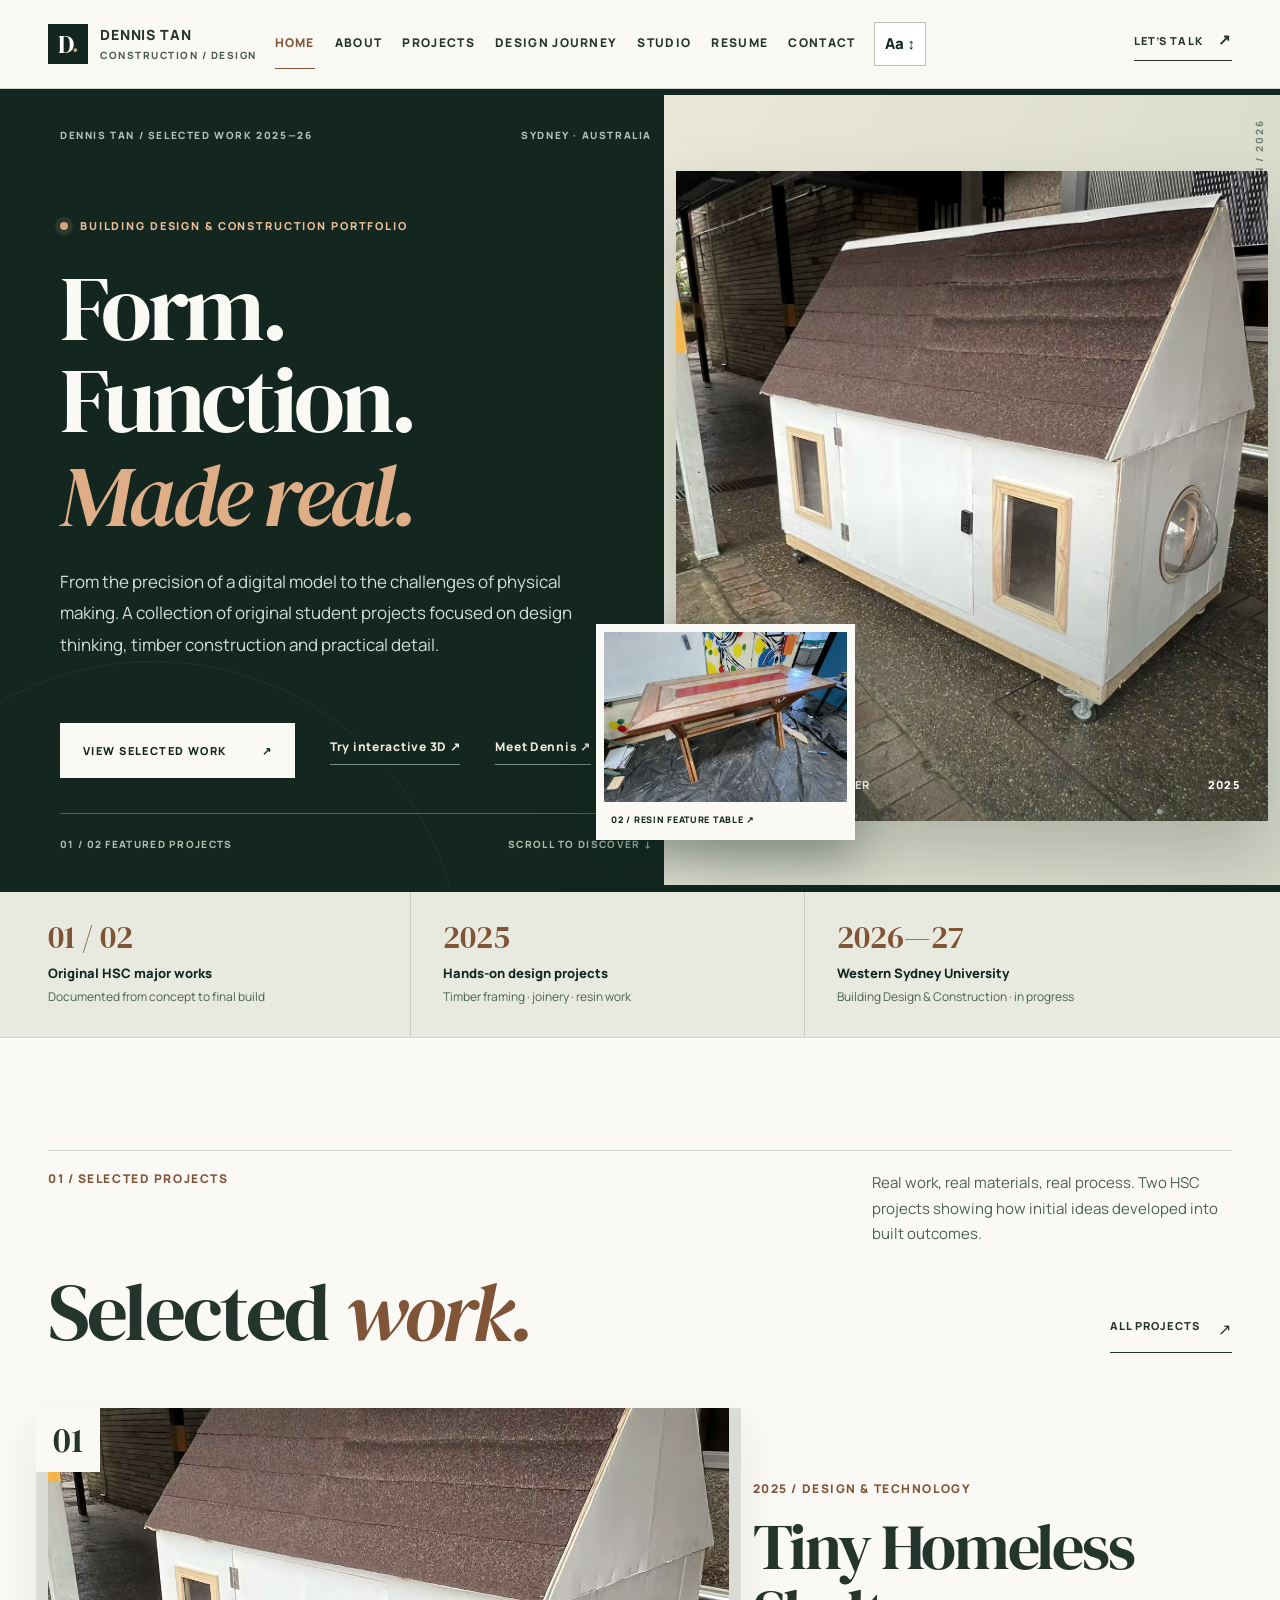
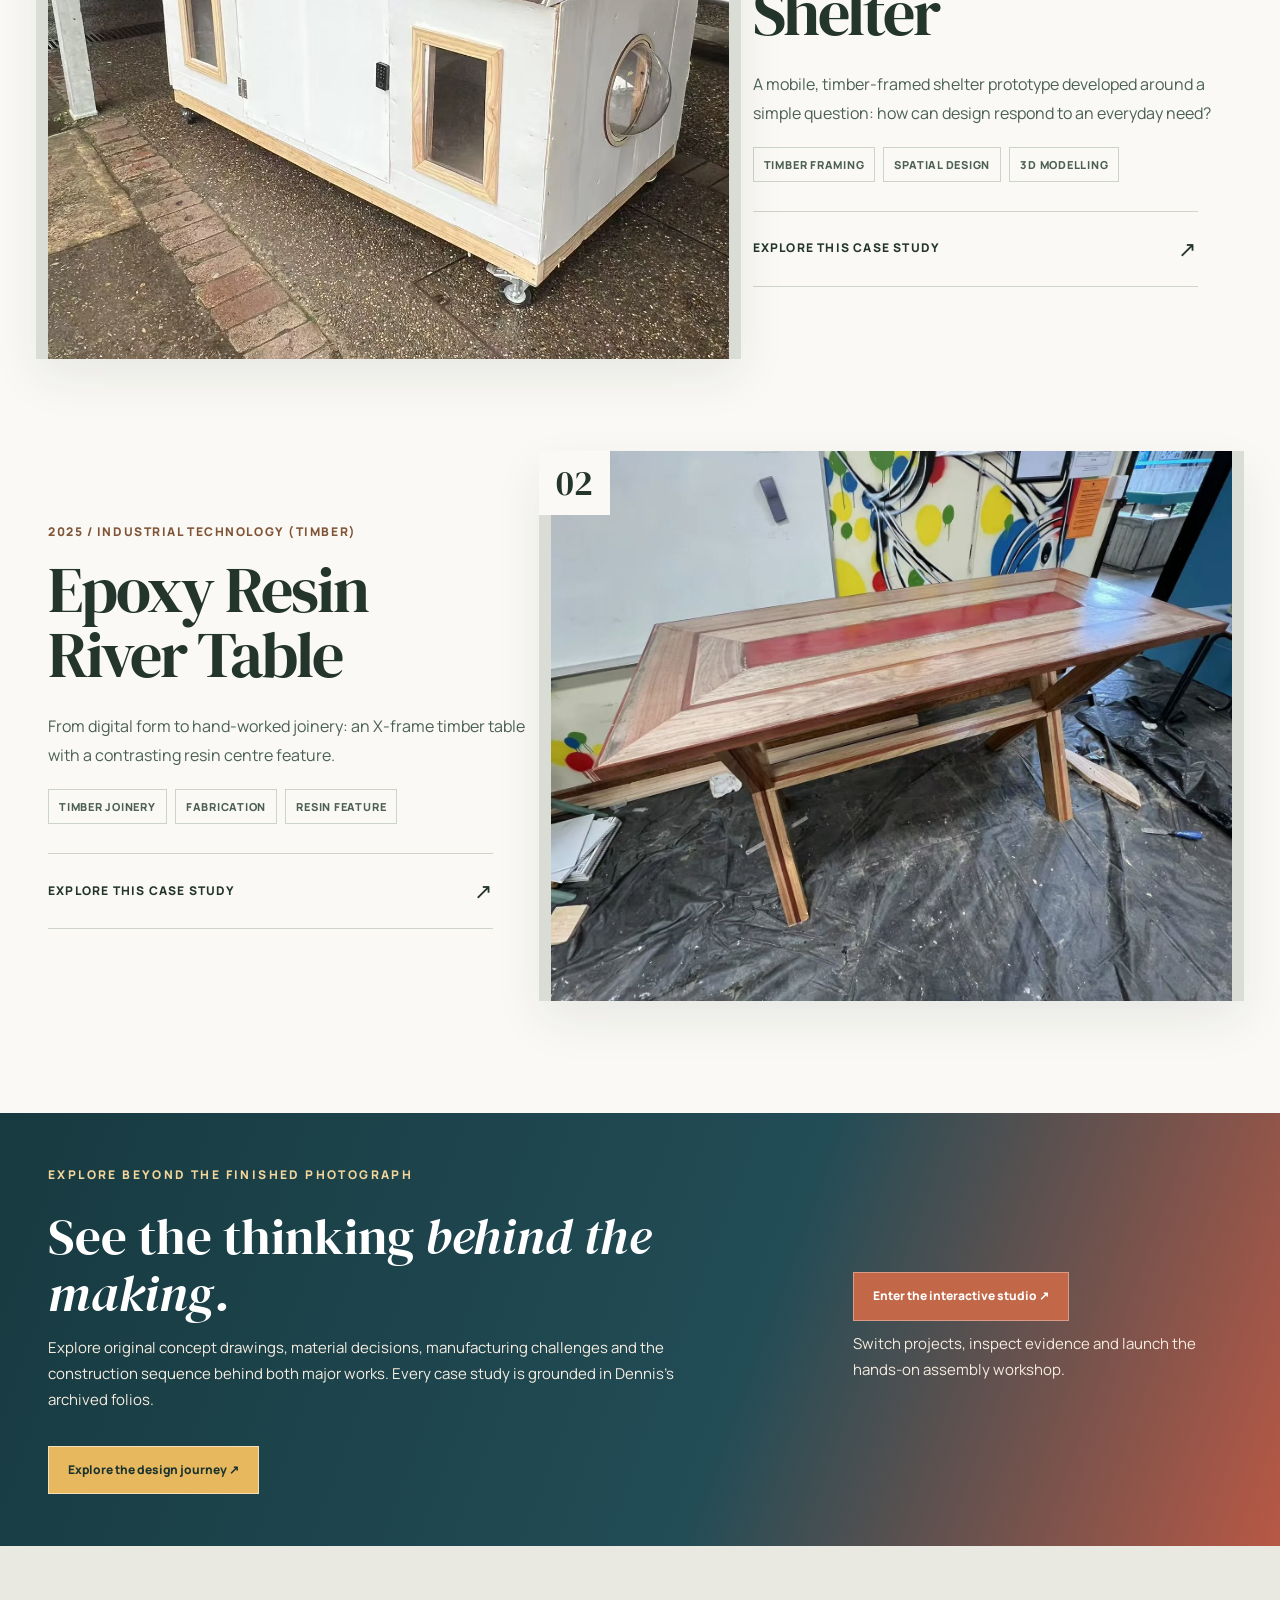
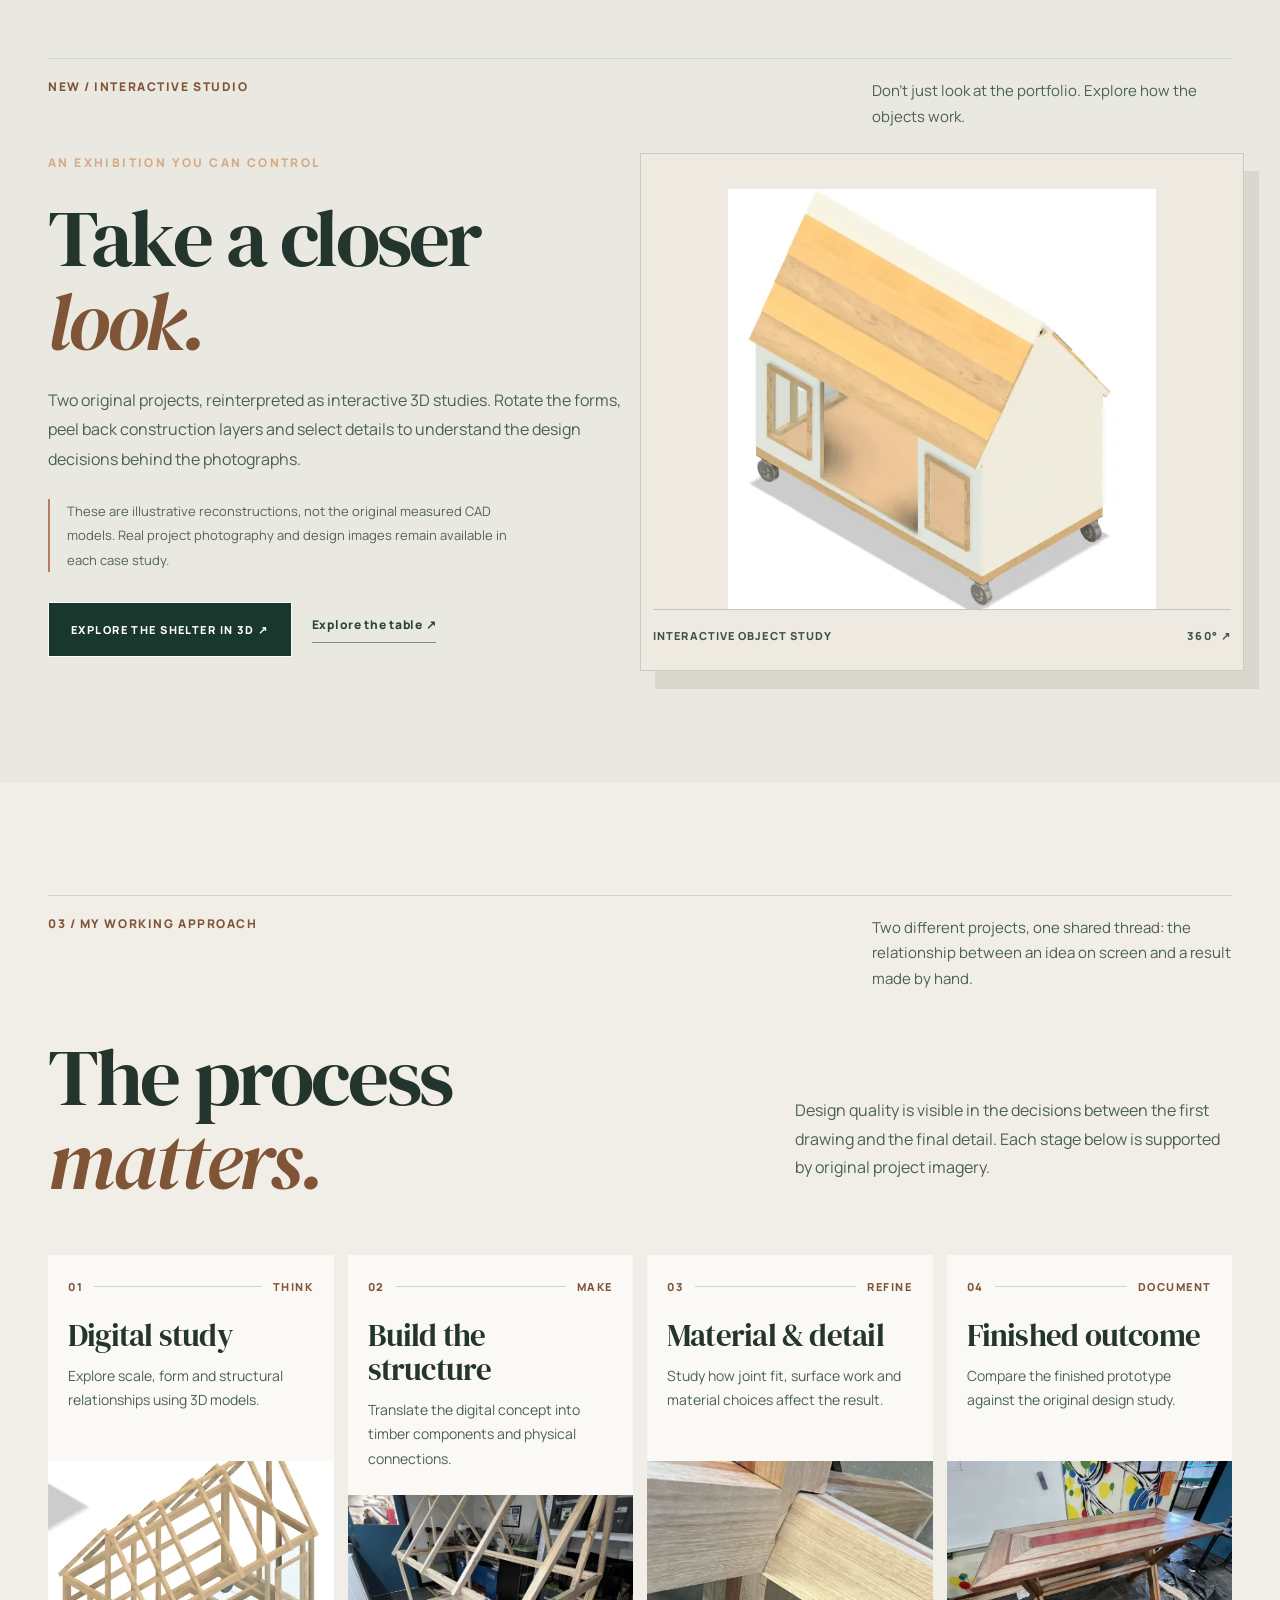
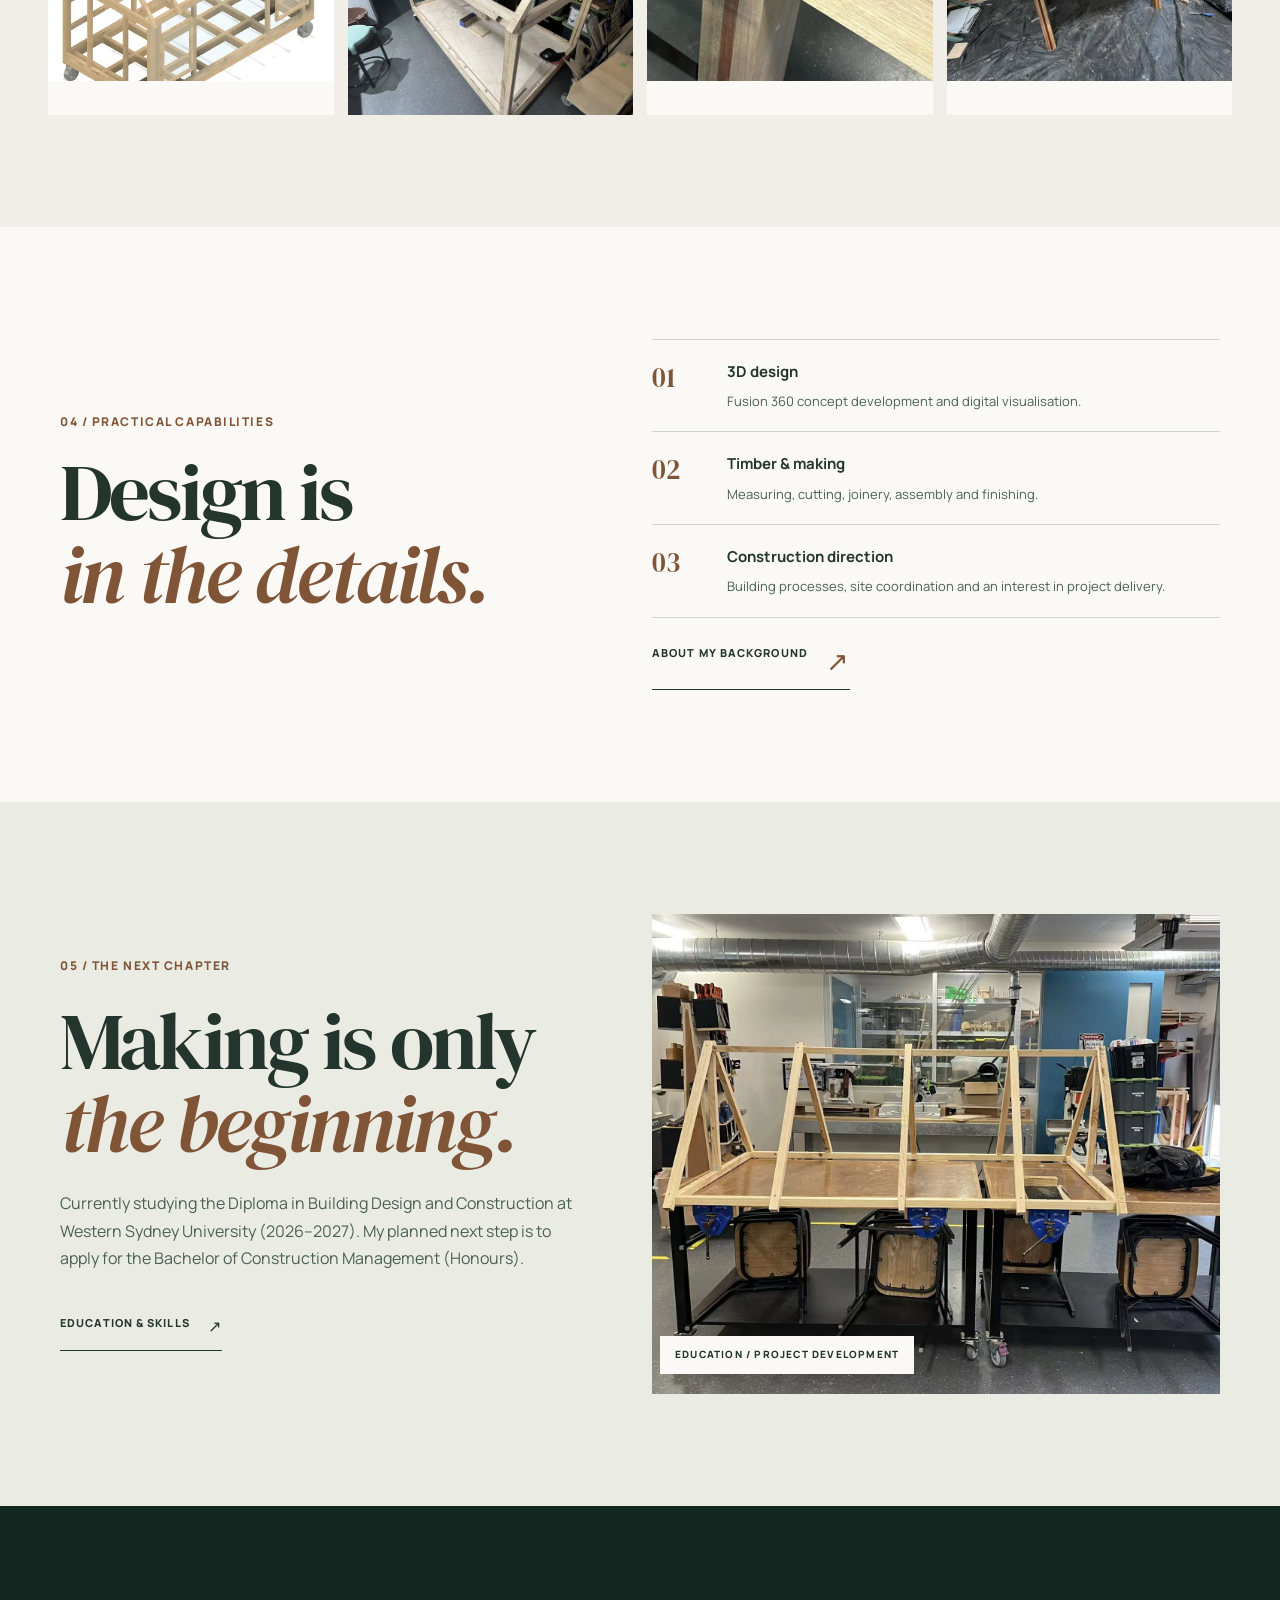
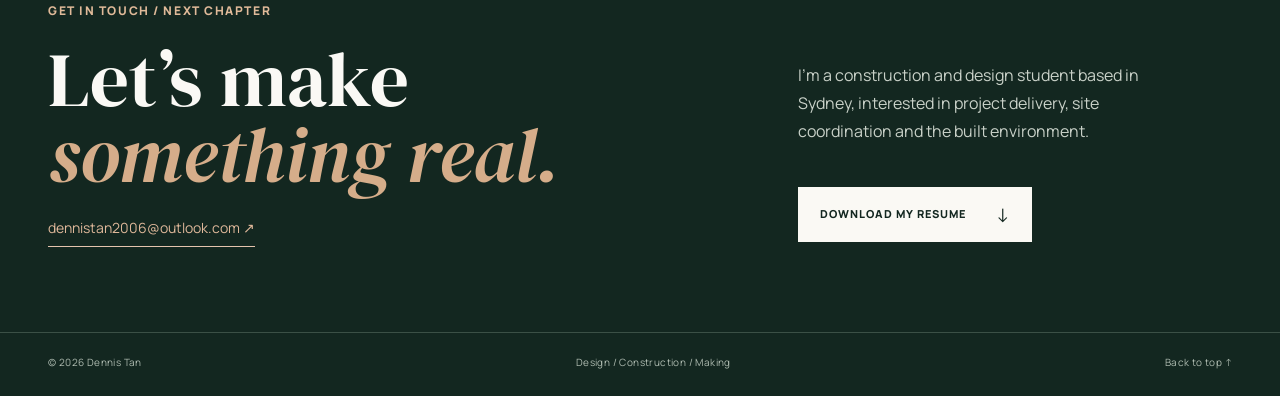
<file: index.html>
<!DOCTYPE html>
<html lang="en-AU">
<head>
<meta charset="utf-8"/>
<meta content="width=device-width, initial-scale=1" name="viewport"/>
<meta content="Dennis Tan student portfolio featuring the Tiny Homeless Shelter and Epoxy Resin River Table major works." name="description"/>
<meta content="Dennis Tan" name="author"/>
<meta content="#142721" name="theme-color"/>
<title>
   Home | Dennis Tan — Building Design &amp; Construction
  </title>
<link href="assets/favicon/favicon.svg" rel="icon" type="image/svg+xml"/>
<link href="https://fonts.googleapis.com" rel="preconnect"/>
<link crossorigin="" href="https://fonts.gstatic.com" rel="preconnect"/>
<link href="https://fonts.googleapis.com/css2?family=DM+Serif+Display:ital@0;1&amp;family=Manrope:wght@400;500;600;700;800&amp;display=swap" rel="stylesheet"/>
<link href="assets/css/bootstrap.min.css" rel="stylesheet"/>
<link href="assets/css/style.css" rel="stylesheet"/>
<link href="assets/css/v9-polish.css" rel="stylesheet"/>
<meta content="light" name="color-scheme"/>
<meta content="Home | Dennis Tan — Building Design &amp; Construction" property="og:title"/><meta content="website" property="og:type"/><meta content="Dennis Tan student portfolio featuring the Tiny Homeless Shelter and Epoxy Resin River Table major works." property="og:description"/><link href="assets/css/v10-final.css" rel="stylesheet"/></head>
<body class="" id="top">
<a class="skip-link" href="#main">
   Skip to main content
  </a>
<header class="header">
<div class="shell header-grid">
<a aria-label="Dennis Tan, homepage" class="wordmark" href="index.html">
<span class="logo-square">
      D
      <span class="logo-dot">
       .
      </span>
</span>
<span class="wordmark-text">
      DENNIS TAN
      <small>
       CONSTRUCTION / DESIGN
      </small>
</span>
</a>
<button aria-controls="primary-navigation" aria-expanded="false" aria-label="Toggle navigation" class="nav-trigger" type="button">
<span>
</span>
<span>
</span>
<span class="nav-trigger-word">
      MENU
     </span>
</button>
<nav aria-label="Primary navigation">
<ul class="navigation" id="primary-navigation">
<li>
<a aria-current="page" href="index.html">
        Home
       </a>
</li>
<li>
<a href="about.html">
        About
       </a>
</li>
<li>
<a href="projects.html">
        Projects
       </a>
</li>
<li>
<a href="process.html">
        Design Journey
       </a>
</li>
<li>
<a href="studio.html">
        Studio
       </a>
</li>
<li>
<a href="resume.html">
        Resume
       </a>
</li>
<li>
<a href="contact.html">
        Contact
       </a>
</li>
</ul>
</nav>
<div class="reading-widget">
<button aria-controls="reading-panel" aria-expanded="false" aria-label="Adjust site-wide text size" class="reading-button" id="reading-toggle" type="button">
      Aa
      <span aria-hidden="true">
       ↕
      </span>
</button>
<div class="reading-panel" hidden="" id="reading-panel">
<strong>
       Reading comfort
      </strong>
<p>
       Adjust the size of text across the website. Your choice will be remembered on this device.
      </p>
<div class="reading-row">
<label for="reading-slider">
        Text size
       </label>
<output aria-live="polite" for="reading-slider" id="reading-value">
        100%
       </output>
</div>
<input aria-label="Text size percentage" class="reading-range" id="reading-slider" max="130" min="100" step="5" type="range" value="100"/>
<button class="reading-reset" id="reading-reset" type="button">
       Reset to 100%
      </button>
</div>
</div>
<a class="header-contact" href="mailto:dennistan2006@outlook.com">
     LET’S TALK
     <span aria-hidden="true">
      ↗
     </span>
</a>
</div>
<div aria-hidden="true" class="reading-progress"><span class="reading-progress-fill"></span></div></header>
<main id="main">
<section aria-labelledby="premium-hero-title" class="premium-hero">
<div class="shell premium-hero-grid row g-4 v9-bootstrap-grid">
<div class="premium-intro col-12 col-lg-6">
<div class="premium-meta">
<span>
        DENNIS TAN / SELECTED WORK 2025—26
       </span>
<span>
        SYDNEY · AUSTRALIA
       </span>
</div>
<p class="premium-overline">
<span aria-hidden="true" class="status-ring">
</span>
       BUILDING DESIGN &amp; CONSTRUCTION PORTFOLIO
      </p>
<h1 id="premium-hero-title">
       Form.
       <br/>
       Function.
       <br/>
<em>
        Made real.
       </em>
</h1>
<p class="premium-summary">
       From the precision of a digital model to the challenges of physical making. A collection of original student projects focused on design thinking, timber construction and practical detail.
      </p>
<div class="premium-actions">
<a class="premium-action" href="#selected-work">
        View selected work
        <span aria-hidden="true">
         ↗
        </span>
</a>
<a class="premium-text-link" href="#design-lab">
        Try interactive 3D ↗
       </a>
<a class="premium-text-link" href="about.html">
        Meet Dennis
        <span aria-hidden="true">
         ↗
        </span>
</a>
</div>
<div class="premium-bottom">
<span>
        01 / 02 FEATURED PROJECTS
       </span>
<span class="scroll-prompt">
        SCROLL TO DISCOVER ↓
       </span>
</div>
</div>
<div aria-label="Photographs of original completed student projects" class="premium-visual col-12 col-lg-6">
<div class="premium-picture-main">
<img alt="Real completed mobile shelter prototype with pitched roof, white cladding, windows and castor wheels" decoding="async" fetchpriority="high" height="1707" loading="eager" src="assets/images/shelter-finished-side.webp" width="1280"/>
<span class="premium-picture-caption">
        01 / TINY MOBILE SHELTER
        <span>
         2025
        </span>
</span>
</div>
<a aria-label="View the epoxy resin table project" class="premium-picture-inset" href="river-table.html">
<img alt="Completed handcrafted timber table with red central resin feature" decoding="async" height="1276" loading="lazy" src="assets/images/table-final.webp" width="1702"/>
<span>
        02 / RESIN FEATURE TABLE ↗
       </span>
</a>
<div aria-hidden="true" class="premium-visual-mark">
       DESIGN / 2026
      </div>
</div>
</div>
</section>
<section aria-label="Portfolio highlights" class="proof-strip">
<div class="shell proof-grid">
<div>
<span class="proof-index">
       01 / 02
      </span>
<strong>
       Original HSC major works
      </strong>
<span>
       Documented from concept to final build
      </span>
</div>
<div>
<span class="proof-index">
       2025
      </span>
<strong>
       Hands-on design projects
      </strong>
<span>
       Timber framing · joinery · resin work
      </span>
</div>
<div>
<span class="proof-index">
       2026—27
      </span>
<strong>
       Western Sydney University
      </strong>
<span>
       Building Design &amp; Construction · in progress
      </span>
</div>
</div>
</section>
<section class="section works-section" id="selected-work">
<div class="shell">
<div class="section-top">
<span class="eyebrow">
<b>
        01
       </b>
       / SELECTED PROJECTS
      </span>
<p>
       Real work, real materials, real process. Two HSC projects showing how initial ideas developed into built outcomes.
      </p>
</div>
<div class="title-split">
<h2 class="display">
       Selected
       <em>
        work.
       </em>
</h2>
<a class="rule-link" href="projects.html">
       ALL PROJECTS
       <span aria-hidden="true">
        ↗
       </span>
</a>
</div>
<article class="project-feature row g-4 v9-bootstrap-grid">
<a class="project-image-link shelter-pic col-12 col-lg-7" href="shelter.html">
<img alt="Completed white mobile shelter photographed outdoors with pitched roof, framed windows and wheels" class="" decoding="async" height="1707" loading="lazy" src="assets/images/shelter-finished-side.webp" width="1280"/>
<span class="feature-image-number">
        01
       </span>
</a>
<div class="project-feature-text col-12 col-lg-5">
<span class="eyebrow">
        2025 / DESIGN &amp; TECHNOLOGY
       </span>
<h3>
        Tiny Homeless
        <br/>
        Shelter
       </h3>
<p>
        A mobile, timber-framed shelter prototype developed around a simple question: how can design respond to an everyday need?
       </p>
<div class="tag-row">
<span class="tag">
         Timber framing
        </span>
<span class="tag">
         Spatial design
        </span>
<span class="tag">
         3D modelling
        </span>
</div>
<a class="project-link" href="shelter.html">
        Explore this case study
        <span>
         ↗
        </span>
</a>
</div>
</article>
<article class="project-feature reverse row g-4 v9-bootstrap-grid">
<a class="project-image-link table-pic col-12 col-lg-7" href="river-table.html">
<img alt="Custom timber table with red epoxy resin centre and angular support frame" class="" decoding="async" height="1276" loading="lazy" src="assets/images/table-final.webp" width="1702"/>
<span class="feature-image-number">
        02
       </span>
</a>
<div class="project-feature-text col-12 col-lg-5">
<span class="eyebrow">
        2025 / INDUSTRIAL TECHNOLOGY (TIMBER)
       </span>
<h3>
        Epoxy Resin
        <br/>
        River Table
       </h3>
<p>
        From digital form to hand-worked joinery: an X-frame timber table with a contrasting resin centre feature.
       </p>
<div class="tag-row">
<span class="tag">
         Timber joinery
        </span>
<span class="tag">
         Fabrication
        </span>
<span class="tag">
         Resin feature
        </span>
</div>
<a class="project-link" href="river-table.html">
        Explore this case study
        <span>
         ↗
        </span>
</a>
</div>
</article>
</div>
</section>
<section aria-labelledby="v8-banner-heading" class="v8-banner">
<div class="shell">
<div class="row v8-banner-grid">
<div class="col-12 col-lg-8">
<span class="microline">
        EXPLORE BEYOND THE FINISHED PHOTOGRAPH
       </span>
<h2 id="v8-banner-heading">
        See the thinking
        <em>
         behind the making.
        </em>
</h2>
<p>
        Explore original concept drawings, material decisions, manufacturing challenges and the construction sequence behind both major works. Every case study is grounded in Dennis's archived folios.
       </p>
<a href="process.html">
        Explore the design journey ↗
       </a>
</div>
<div class="col-12 col-lg-4 v8-banner-secondary">
<a href="studio.html">
        Enter the interactive studio ↗
       </a>
<p>
        Switch projects, inspect evidence and launch the hands-on assembly workshop.
       </p>
</div>
</div>
</div>
</section>
<section class="section explore-teaser" id="design-lab">
<div class="shell">
<div class="section-top">
<span class="eyebrow">
<b>
        NEW
       </b>
       / INTERACTIVE STUDIO
      </span>
<p>
       Don't just look at the portfolio. Explore how the objects work.
      </p>
</div>
<div class="explore-teaser-grid row g-4 v9-bootstrap-grid">
<div class="explore-teaser-copy col-12 col-lg-6">
<span class="microline">
        AN EXHIBITION YOU CAN CONTROL
       </span>
<h2 class="display">
        Take a closer
        <em>
         look.
        </em>
</h2>
<p>
        Two original projects, reinterpreted as interactive 3D studies. Rotate the forms, peel back construction layers and select details to understand the design decisions behind the photographs.
       </p>
<p class="teaser-honesty">
        These are illustrative reconstructions, not the original measured CAD models. Real project photography and design images remain available in each case study.
       </p>
<div class="teaser-links">
<a class="premium-action" href="shelter.html#interactive-3d">
         Explore the shelter in 3D ↗
        </a>
<a class="premium-text-link" href="river-table.html#interactive-3d">
         Explore the table ↗
        </a>
</div>
</div>
<a aria-label="Open the interactive shelter 3D explorer" class="explore-teaser-image col-12 col-lg-6" href="shelter.html#interactive-3d">
<img alt="Original digital shelter design used as reference for an interactive interpretation" decoding="async" height="556" loading="lazy" src="assets/images/shelter-cad-exterior.webp" width="566"/>
<span>
        INTERACTIVE OBJECT STUDY
        <b>
         360° ↗
        </b>
</span>
</a>
</div>
</div>
</section>
<section aria-labelledby="approach-heading" class="section approach-section">
<div class="shell">
<div class="section-top">
<span class="eyebrow">
<b>
        03
       </b>
       / MY WORKING APPROACH
      </span>
<p>
       Two different projects, one shared thread: the relationship between an idea on screen and a result made by hand.
      </p>
</div>
<div class="approach-heading">
<h2 class="display" id="approach-heading">
       The process
       <em>
        matters.
       </em>
</h2>
<p>
       Design quality is visible in the decisions between the first drawing and the final detail. Each stage below is supported by original project imagery.
      </p>
</div>
<div class="approach-grid">
<article>
<span>
        01
        <i>
</i>
        THINK
       </span>
<h3>
        Digital study
       </h3>
<p>
        Explore scale, form and structural relationships using 3D models.
       </p>
<img alt="Shelter structural frame studied in CAD" decoding="async" height="537" loading="lazy" src="assets/images/shelter-cad-frame.webp" width="470"/>
</article>
<article>
<span>
        02
        <i>
</i>
        MAKE
       </span>
<h3>
        Build the structure
       </h3>
<p>
        Translate the digital concept into timber components and physical connections.
       </p>
<img alt="Shelter roof timber framing under construction" decoding="async" height="1707" loading="lazy" src="assets/images/shelter-roof-build.webp" width="1280"/>
</article>
<article>
<span>
        03
        <i>
</i>
        REFINE
       </span>
<h3>
        Material &amp; detail
       </h3>
<p>
        Study how joint fit, surface work and material choices affect the result.
       </p>
<img alt="Timber joint during table fabrication" decoding="async" height="1707" loading="lazy" src="assets/images/table-joint-detail.webp" width="1280"/>
</article>
<article>
<span>
        04
        <i>
</i>
        DOCUMENT
       </span>
<h3>
        Finished outcome
       </h3>
<p>
        Compare the finished prototype against the original design study.
       </p>
<img alt="Final timber and resin table" decoding="async" height="1276" loading="lazy" src="assets/images/table-final.webp" width="1702"/>
</article>
</div>
</div>
</section>
<section class="section capabilities-preview">
<div class="shell capabilities-grid row g-4 v9-bootstrap-grid">
<div class="col-12 col-lg-6">
<span class="eyebrow">
<b>
        04
       </b>
       / PRACTICAL CAPABILITIES
      </span>
<h2 class="display">
       Design is
       <br/>
<em>
        in the details.
       </em>
</h2>
</div>
<div class="cap-list col-12 col-lg-6">
<div>
<span>
        01
       </span>
<strong>
        3D design
       </strong>
<p>
        Fusion 360 concept development and digital visualisation.
       </p>
</div>
<div>
<span>
        02
       </span>
<strong>
        Timber &amp; making
       </strong>
<p>
        Measuring, cutting, joinery, assembly and finishing.
       </p>
</div>
<div>
<span>
        03
       </span>
<strong>
        Construction direction
       </strong>
<p>
        Building processes, site coordination and an interest in project delivery.
       </p>
</div>
<a class="rule-link" href="about.html">
       ABOUT MY BACKGROUND
       <span>
        ↗
       </span>
</a>
</div>
</div>
</section>
<section class="section studies-highlight">
<div class="shell studies-grid row g-4 v9-bootstrap-grid">
<div class="col-12 col-lg-6">
<span class="eyebrow">
<b>
        05
       </b>
       / THE NEXT CHAPTER
      </span>
<h2 class="display">
       Making is only
       <br/>
<em>
        the beginning.
       </em>
</h2>
<p>
       Currently studying the Diploma in Building Design and Construction at Western Sydney University (2026–2027). My planned next step is to apply for the Bachelor of Construction Management (Honours).
      </p>
<a class="rule-link" href="about.html">
       EDUCATION &amp; SKILLS
       <span aria-hidden="true">
        ↗
       </span>
</a>
</div>
<div class="studies-image col-12 col-lg-6">
<img alt="Original workshop photo showing timber frame construction of the shelter project" decoding="async" height="1276" loading="lazy" src="assets/images/shelter-workshop-frame.webp" width="1702"/>
<span>
       EDUCATION / PROJECT DEVELOPMENT
      </span>
</div>
</div>
</section>
</main>
<footer class="site-footer" id="footer">
<div class="shell footer-top">
<div>
<p class="eyebrow light">
      GET IN TOUCH / NEXT CHAPTER
     </p>
<h2>
      Let’s make
      <br/>
<em>
       something real.
      </em>
</h2>
<a class="footer-mail" href="mailto:dennistan2006@outlook.com">
      dennistan2006@outlook.com
      <span aria-hidden="true">
       ↗
      </span>
</a>
</div>
<div class="footer-side">
<p>
      I'm a construction and design student based in Sydney, interested in project delivery, site coordination and the built environment.
     </p>
<a class="btn btn-light" download="" href="assets/pdf/dennis-tan-resume.pdf">
      Download my resume
      <span aria-hidden="true">
       ↓
      </span>
</a>
</div>
</div>
<div class="shell footer-bottom">
<span>
     © 2026 Dennis Tan
    </span>
<span>
     Design / Construction / Making
    </span>
<a href="#top">
     Back to top ↑
    </a>
</div>
</footer>
<dialog aria-label="Project image viewer" class="gallery-dialog">
<div class="dialog-toolbar">
<span aria-live="polite" class="dialog-count">
</span>
<button aria-label="Close image viewer" class="dialog-close" type="button">
     Close ✕
    </button>
</div>
<div class="dialog-image-box">
<button aria-label="Previous image" class="dialog-prev" type="button">
     ‹
    </button>
<img alt="" class="dialog-photo" decoding="async" loading="eager"/>
<button aria-label="Next image" class="dialog-next" type="button">
     ›
    </button>
</div>
<p class="dialog-caption">
</p>
</dialog>
<script defer="" src="assets/js/bootstrap.bundle.min.js">
</script>
<script defer="" src="assets/js/site.js">
</script>
<script defer="" src="assets/js/v8-enhancements.js">
</script>
<script defer="" src="assets/js/v9-polish.js">
</script>
<script defer="" src="assets/js/v10-final.js"></script></body>
</html>
</file>
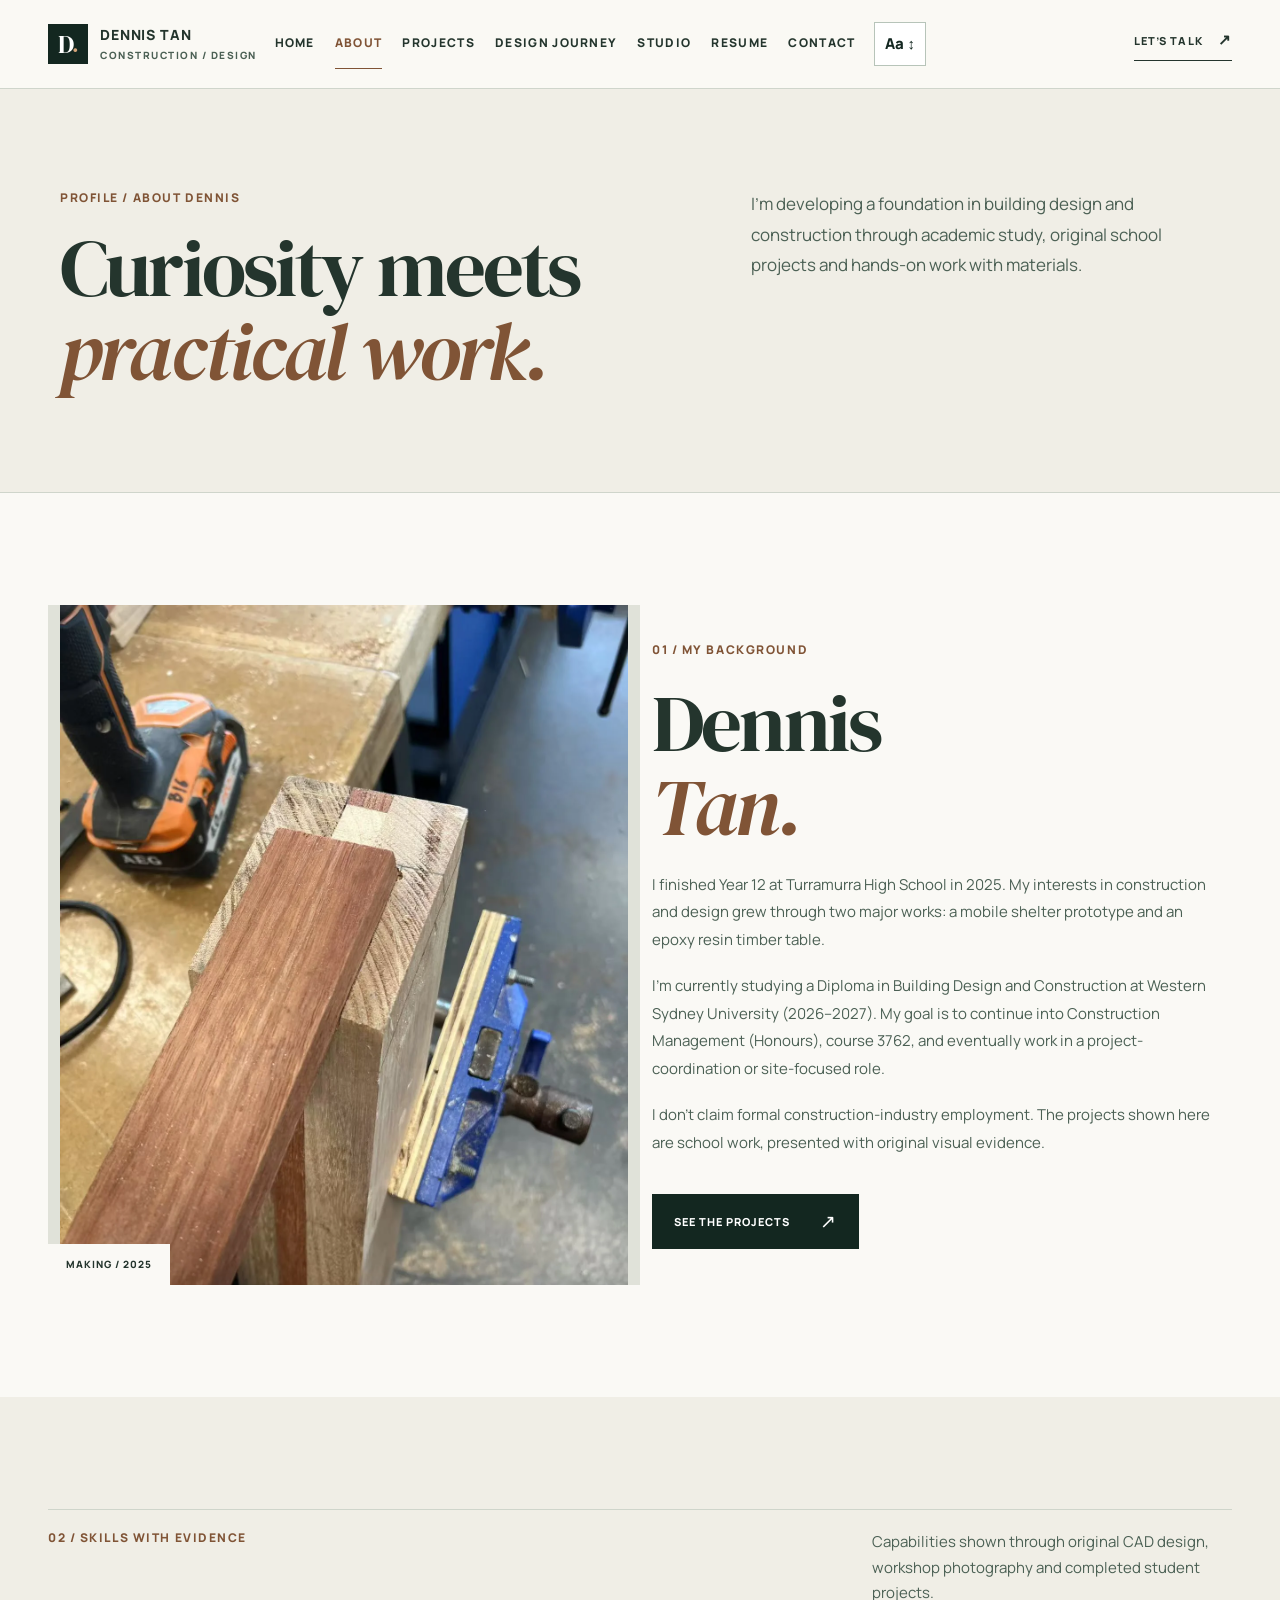
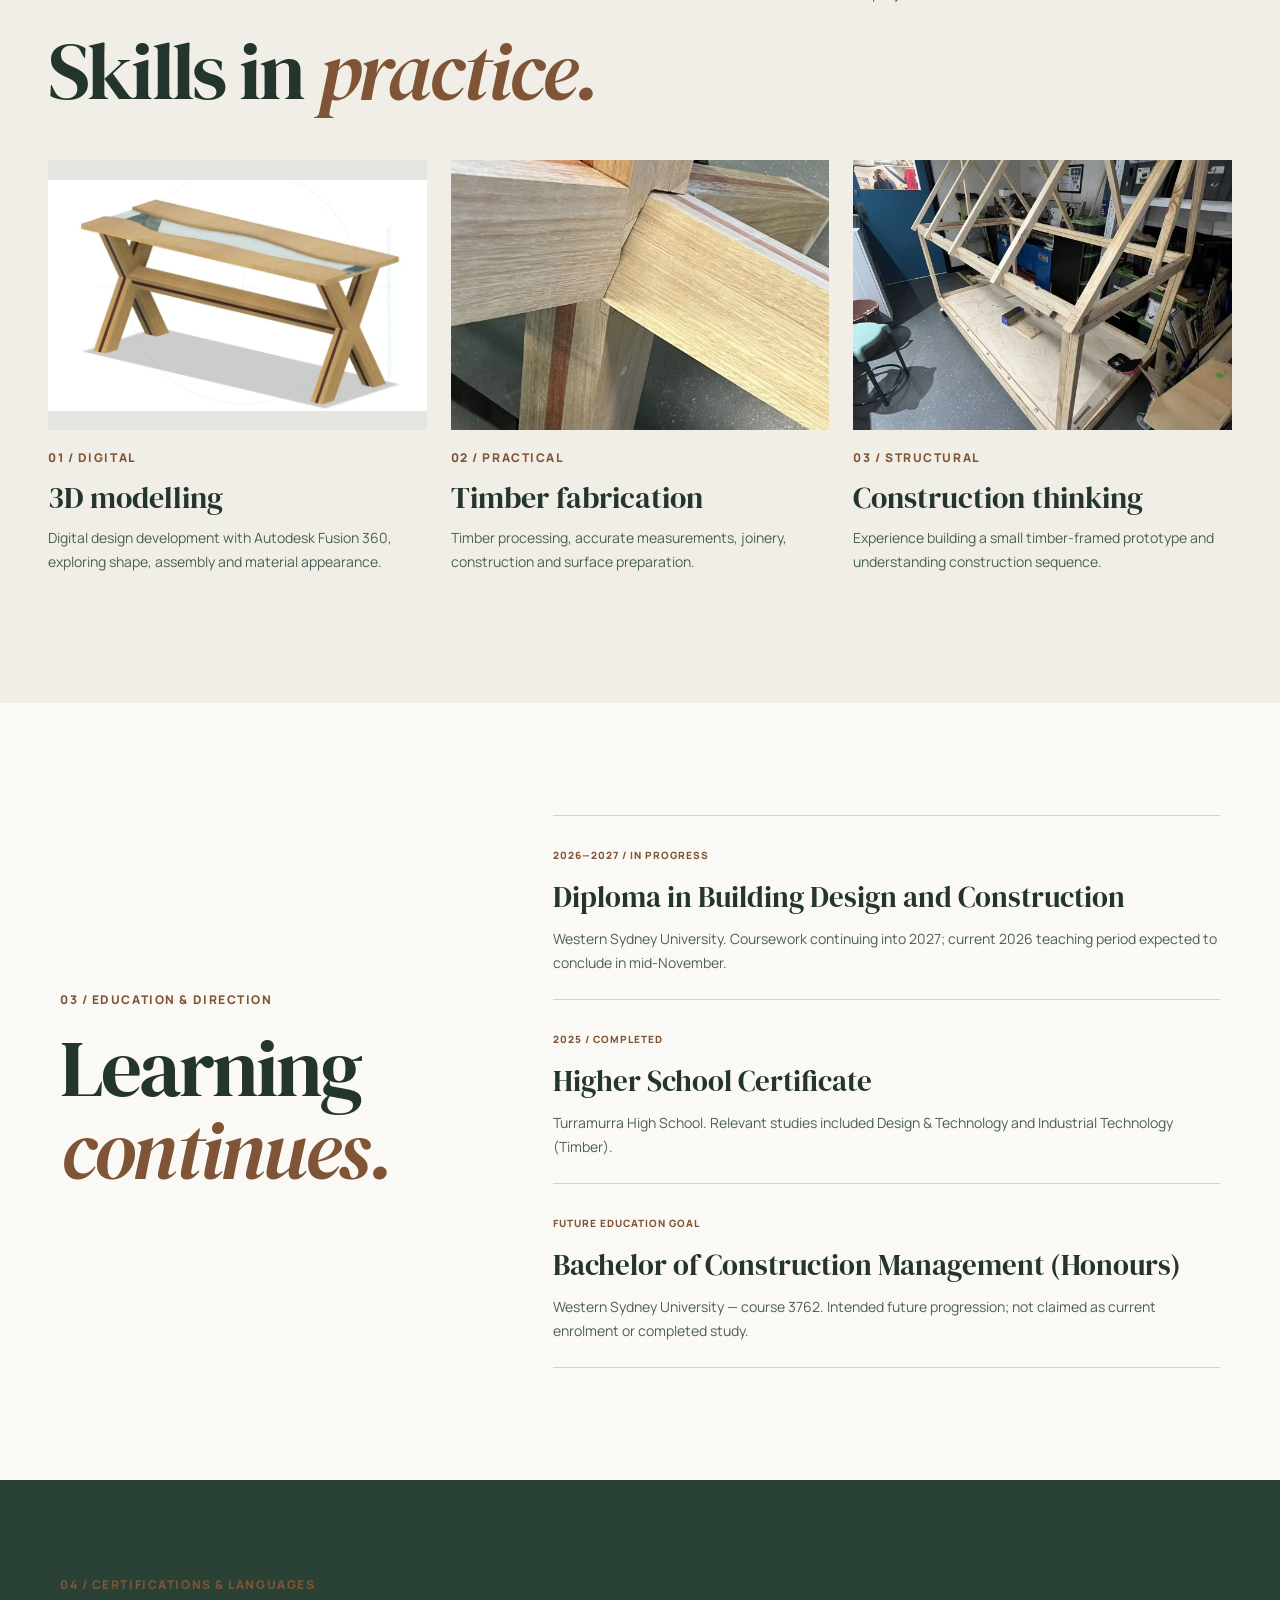
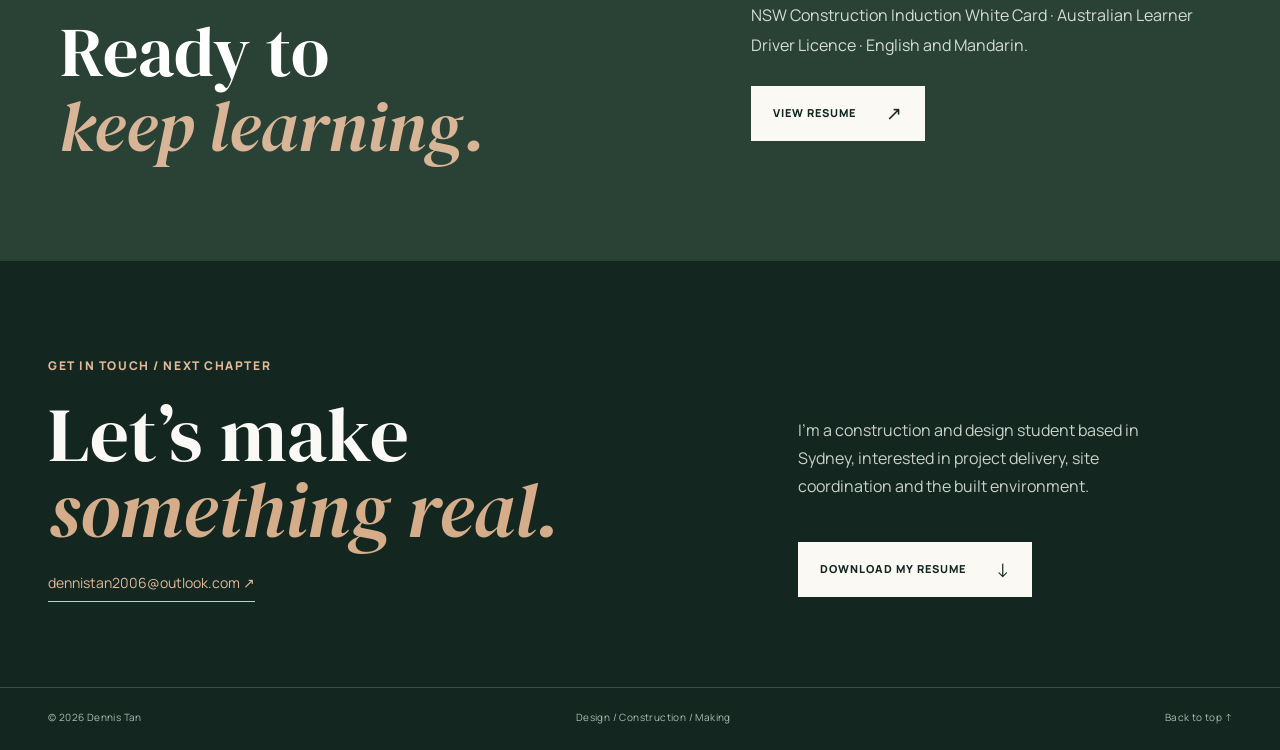
<file: about.html>
<!DOCTYPE html>
<html lang="en-AU">
<head>
<meta charset="utf-8"/>
<meta content="width=device-width, initial-scale=1" name="viewport"/>
<meta content="About Dennis Tan, a Western Sydney University construction and design student with practical major works." name="description"/>
<meta content="Dennis Tan" name="author"/>
<meta content="#142721" name="theme-color"/>
<title>
   About | Dennis Tan — Building Design &amp; Construction
  </title>
<link href="assets/favicon/favicon.svg" rel="icon" type="image/svg+xml"/>
<link href="https://fonts.googleapis.com" rel="preconnect"/>
<link crossorigin="" href="https://fonts.gstatic.com" rel="preconnect"/>
<link href="https://fonts.googleapis.com/css2?family=DM+Serif+Display:ital@0;1&amp;family=Manrope:wght@400;500;600;700;800&amp;display=swap" rel="stylesheet"/>
<link href="assets/css/bootstrap.min.css" rel="stylesheet"/>
<link href="assets/css/style.css" rel="stylesheet"/>
<link href="assets/css/v9-polish.css" rel="stylesheet"/>
<meta content="light" name="color-scheme"/>
<meta content="About | Dennis Tan — Building Design &amp; Construction" property="og:title"/><meta content="website" property="og:type"/><meta content="About Dennis Tan, a Western Sydney University construction and design student with practical major works." property="og:description"/><link href="assets/css/v10-final.css" rel="stylesheet"/></head>
<body class="" id="top">
<a class="skip-link" href="#main">
   Skip to main content
  </a>
<header class="header">
<div class="shell header-grid">
<a aria-label="Dennis Tan, homepage" class="wordmark" href="index.html">
<span class="logo-square">
      D
      <span class="logo-dot">
       .
      </span>
</span>
<span class="wordmark-text">
      DENNIS TAN
      <small>
       CONSTRUCTION / DESIGN
      </small>
</span>
</a>
<button aria-controls="primary-navigation" aria-expanded="false" aria-label="Toggle navigation" class="nav-trigger" type="button">
<span>
</span>
<span>
</span>
<span class="nav-trigger-word">
      MENU
     </span>
</button>
<nav aria-label="Primary navigation">
<ul class="navigation" id="primary-navigation">
<li>
<a href="index.html">
        Home
       </a>
</li>
<li>
<a aria-current="page" href="about.html">
        About
       </a>
</li>
<li>
<a href="projects.html">
        Projects
       </a>
</li>
<li>
<a href="process.html">
        Design Journey
       </a>
</li>
<li>
<a href="studio.html">
        Studio
       </a>
</li>
<li>
<a href="resume.html">
        Resume
       </a>
</li>
<li>
<a href="contact.html">
        Contact
       </a>
</li>
</ul>
</nav>
<div class="reading-widget">
<button aria-controls="reading-panel" aria-expanded="false" aria-label="Adjust site-wide text size" class="reading-button" id="reading-toggle" type="button">
      Aa
      <span aria-hidden="true">
       ↕
      </span>
</button>
<div class="reading-panel" hidden="" id="reading-panel">
<strong>
       Reading comfort
      </strong>
<p>
       Adjust the size of text across the website. Your choice will be remembered on this device.
      </p>
<div class="reading-row">
<label for="reading-slider">
        Text size
       </label>
<output aria-live="polite" for="reading-slider" id="reading-value">
        100%
       </output>
</div>
<input aria-label="Text size percentage" class="reading-range" id="reading-slider" max="130" min="100" step="5" type="range" value="100"/>
<button class="reading-reset" id="reading-reset" type="button">
       Reset to 100%
      </button>
</div>
</div>
<a class="header-contact" href="mailto:dennistan2006@outlook.com">
     LET’S TALK
     <span aria-hidden="true">
      ↗
     </span>
</a>
</div>
<div aria-hidden="true" class="reading-progress"><span class="reading-progress-fill"></span></div></header>
<main id="main">
<section class="page-title-wrap">
<div class="shell page-title row g-4 v9-bootstrap-grid">
<div class="col-12 col-lg-7">
<span class="eyebrow">
<b>
        PROFILE
       </b>
       / ABOUT DENNIS
      </span>
<h1 class="display">
       Curiosity meets
       <br/>
<em>
        practical work.
       </em>
</h1>
</div>
<p class="col-12 col-lg-5">
      I'm developing a foundation in building design and construction through academic study, original school projects and hands-on work with materials.
     </p>
</div>
</section>
<section class="section">
<div class="shell about-intro row g-4 v9-bootstrap-grid">
<div class="about-portrait col-12 col-lg-6">
<img alt="Real workshop evidence: timber X-frame structure built for Dennis Tan’s major work" class="" decoding="async" height="1707" loading="lazy" src="assets/images/table-leg-build.webp" width="1280"/>
<span>
       MAKING / 2025
      </span>
</div>
<div class="col-12 col-lg-6">
<span class="eyebrow">
<b>
        01
       </b>
       / MY BACKGROUND
      </span>
<h2 class="display">
       Dennis
       <br/>
<em>
        Tan.
       </em>
</h2>
<p>
       I finished Year 12 at Turramurra High School in 2025. My interests in construction and design grew through two major works: a mobile shelter prototype and an epoxy resin timber table.
      </p>
<p>
       I'm currently studying a Diploma in Building Design and Construction at Western Sydney University (2026–2027). My goal is to continue into Construction Management (Honours), course 3762, and eventually work in a project-coordination or site-focused role.
      </p>
<p>
       I don't claim formal construction-industry employment. The projects shown here are school work, presented with original visual evidence.
      </p>
<a class="btn btn-dark" href="projects.html">
       See the projects
       <span>
        ↗
       </span>
</a>
</div>
</div>
</section>
<section class="section tint">
<div class="shell">
<div class="section-top">
<span class="eyebrow">
<b>
        02
       </b>
       / SKILLS WITH EVIDENCE
      </span>
<p>
       Capabilities shown through original CAD design, workshop photography and completed student projects.
      </p>
</div>
<h2 class="display margin-bottom">
      Skills in
      <em>
       practice.
      </em>
</h2>
<div class="skills-editorial row g-4 v9-bootstrap-grid">
<article class="col-12 col-md-4">
<img alt="Fusion 360 style digital CAD model of the timber table" class="" decoding="async" height="486" loading="lazy" src="assets/images/table-cad.webp" width="797"/>
<span class="number-label">
        01 / DIGITAL
       </span>
<h3>
        3D modelling
       </h3>
<p>
        Digital design development with Autodesk Fusion 360, exploring shape, assembly and material appearance.
       </p>
</article>
<article class="col-12 col-md-4">
<img alt="Close-up of real timber joinery connection" class="" decoding="async" height="1707" loading="lazy" src="assets/images/table-joint-detail.webp" width="1280"/>
<span class="number-label">
        02 / PRACTICAL
       </span>
<h3>
        Timber fabrication
       </h3>
<p>
        Timber processing, accurate measurements, joinery, construction and surface preparation.
       </p>
</article>
<article class="col-12 col-md-4">
<img alt="Shelter prototype timber framing and roof assembly" class="" decoding="async" height="1707" loading="lazy" src="assets/images/shelter-roof-build.webp" width="1280"/>
<span class="number-label">
        03 / STRUCTURAL
       </span>
<h3>
        Construction thinking
       </h3>
<p>
        Experience building a small timber-framed prototype and understanding construction sequence.
       </p>
</article>
</div>
</div>
</section>
<section class="section">
<div class="shell about-education row g-4 v9-bootstrap-grid">
<div class="col-12 col-lg-5">
<span class="eyebrow">
<b>
        03
       </b>
       / EDUCATION &amp; DIRECTION
      </span>
<h2 class="display">
       Learning
       <br/>
<em>
        continues.
       </em>
</h2>
</div>
<div class="education-list col-12 col-lg-7">
<article>
<span>
        2026—2027 / IN PROGRESS
       </span>
<h3>
        Diploma in Building Design and Construction
       </h3>
<p>
        Western Sydney University. Coursework continuing into 2027; current 2026 teaching period expected to conclude in mid-November.
       </p>
</article>
<article>
<span>
        2025 / COMPLETED
       </span>
<h3>
        Higher School Certificate
       </h3>
<p>
        Turramurra High School. Relevant studies included Design &amp; Technology and Industrial Technology (Timber).
       </p>
</article>
<article>
<span>
        FUTURE EDUCATION GOAL
       </span>
<h3>
        Bachelor of Construction Management (Honours)
       </h3>
<p>
        Western Sydney University — course 3762. Intended future progression; not claimed as current enrolment or completed study.
       </p>
</article>
</div>
</div>
</section>
<section class="next-step">
<div class="shell next-step-inner row g-4 v9-bootstrap-grid">
<div class="col-12 col-lg-7">
<span class="eyebrow">
<b>
        04
       </b>
       / CERTIFICATIONS &amp; LANGUAGES
      </span>
<h2>
       Ready to
       <br/>
<em>
        keep learning.
       </em>
</h2>
</div>
<div class="col-12 col-lg-5">
<p>
       NSW Construction Induction White Card · Australian Learner Driver Licence · English and Mandarin.
      </p>
<a class="btn btn-light" href="resume.html">
       View resume
       <span>
        ↗
       </span>
</a>
</div>
</div>
</section>
</main>
<footer class="site-footer" id="footer">
<div class="shell footer-top">
<div>
<p class="eyebrow light">
      GET IN TOUCH / NEXT CHAPTER
     </p>
<h2>
      Let’s make
      <br/>
<em>
       something real.
      </em>
</h2>
<a class="footer-mail" href="mailto:dennistan2006@outlook.com">
      dennistan2006@outlook.com
      <span aria-hidden="true">
       ↗
      </span>
</a>
</div>
<div class="footer-side">
<p>
      I'm a construction and design student based in Sydney, interested in project delivery, site coordination and the built environment.
     </p>
<a class="btn btn-light" download="" href="assets/pdf/dennis-tan-resume.pdf">
      Download my resume
      <span aria-hidden="true">
       ↓
      </span>
</a>
</div>
</div>
<div class="shell footer-bottom">
<span>
     © 2026 Dennis Tan
    </span>
<span>
     Design / Construction / Making
    </span>
<a href="#top">
     Back to top ↑
    </a>
</div>
</footer>
<dialog aria-label="Project image viewer" class="gallery-dialog">
<div class="dialog-toolbar">
<span aria-live="polite" class="dialog-count">
</span>
<button aria-label="Close image viewer" class="dialog-close" type="button">
     Close ✕
    </button>
</div>
<div class="dialog-image-box">
<button aria-label="Previous image" class="dialog-prev" type="button">
     ‹
    </button>
<img alt="" class="dialog-photo" decoding="async" loading="eager"/>
<button aria-label="Next image" class="dialog-next" type="button">
     ›
    </button>
</div>
<p class="dialog-caption">
</p>
</dialog>
<script defer="" src="assets/js/bootstrap.bundle.min.js">
</script>
<script defer="" src="assets/js/site.js">
</script>
<script defer="" src="assets/js/v8-enhancements.js">
</script>
<script defer="" src="assets/js/v9-polish.js">
</script>
<script defer="" src="assets/js/v10-final.js"></script></body>
</html>
</file>
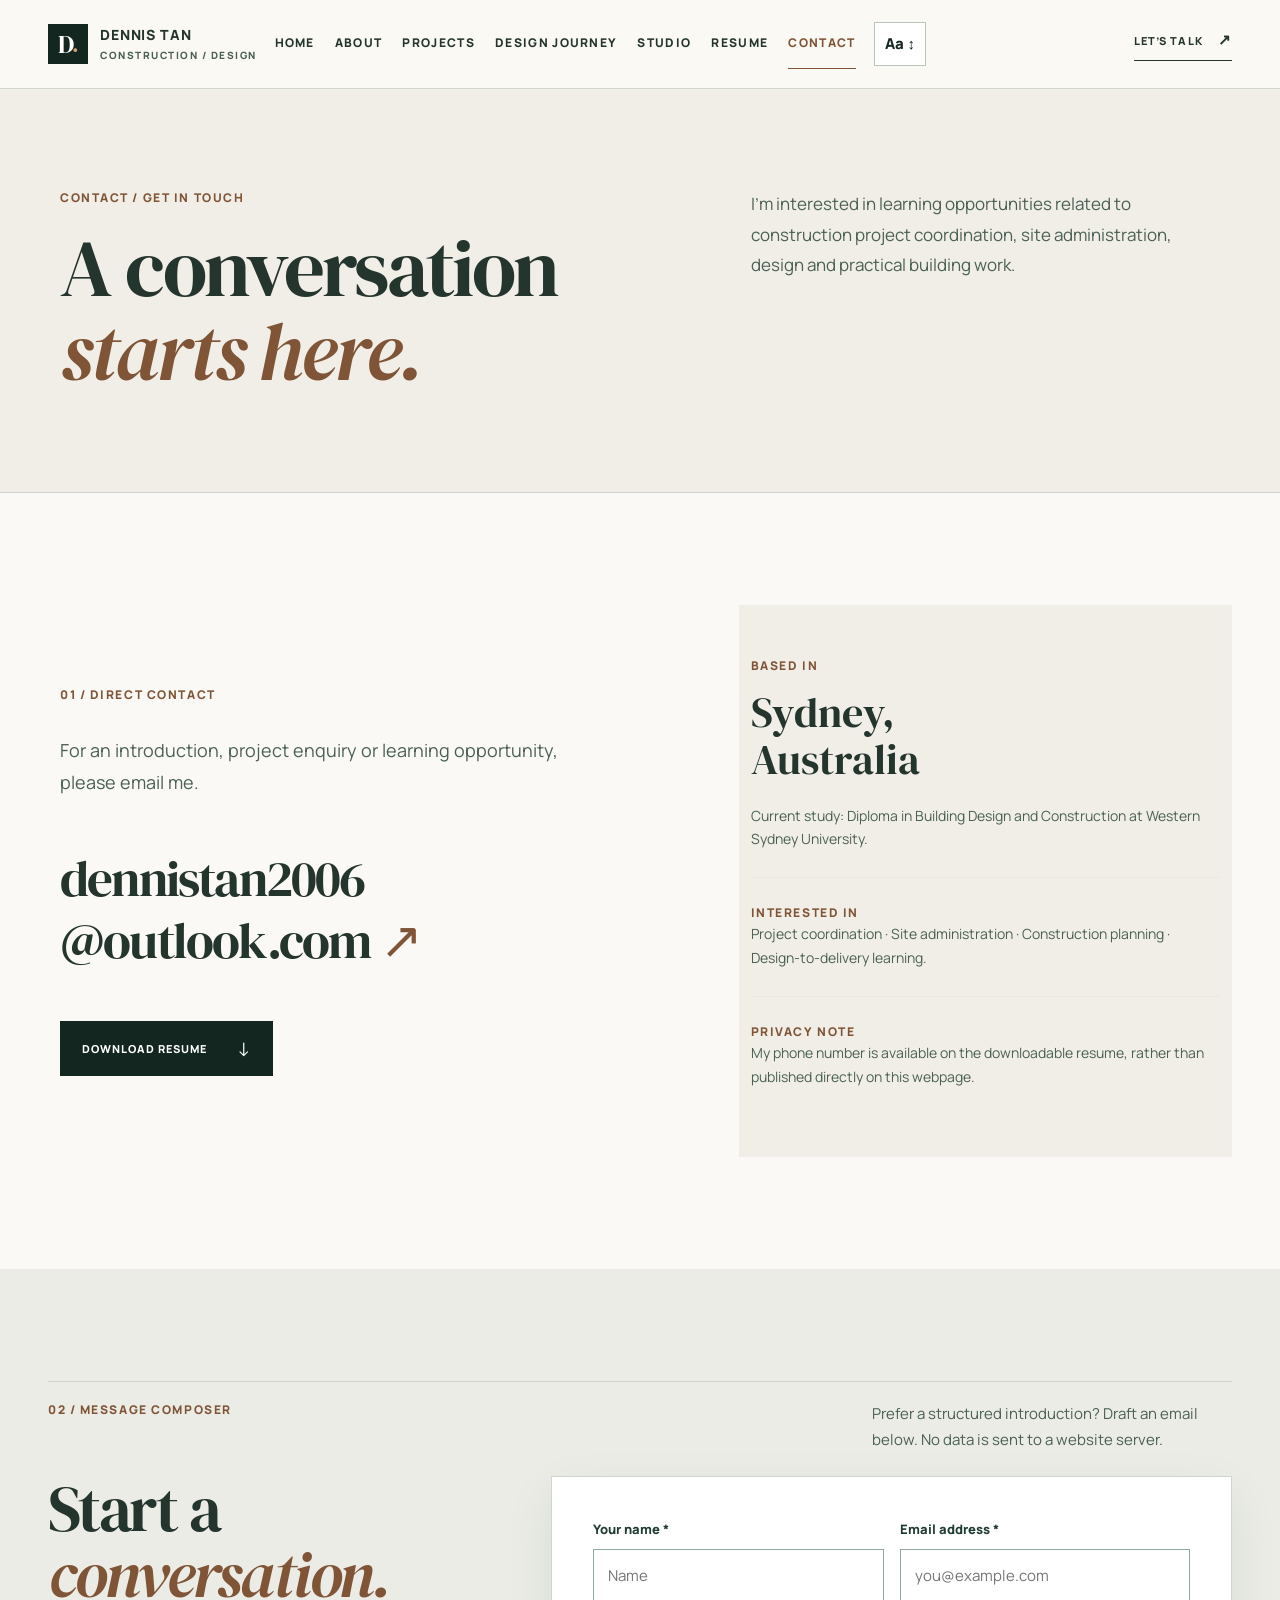
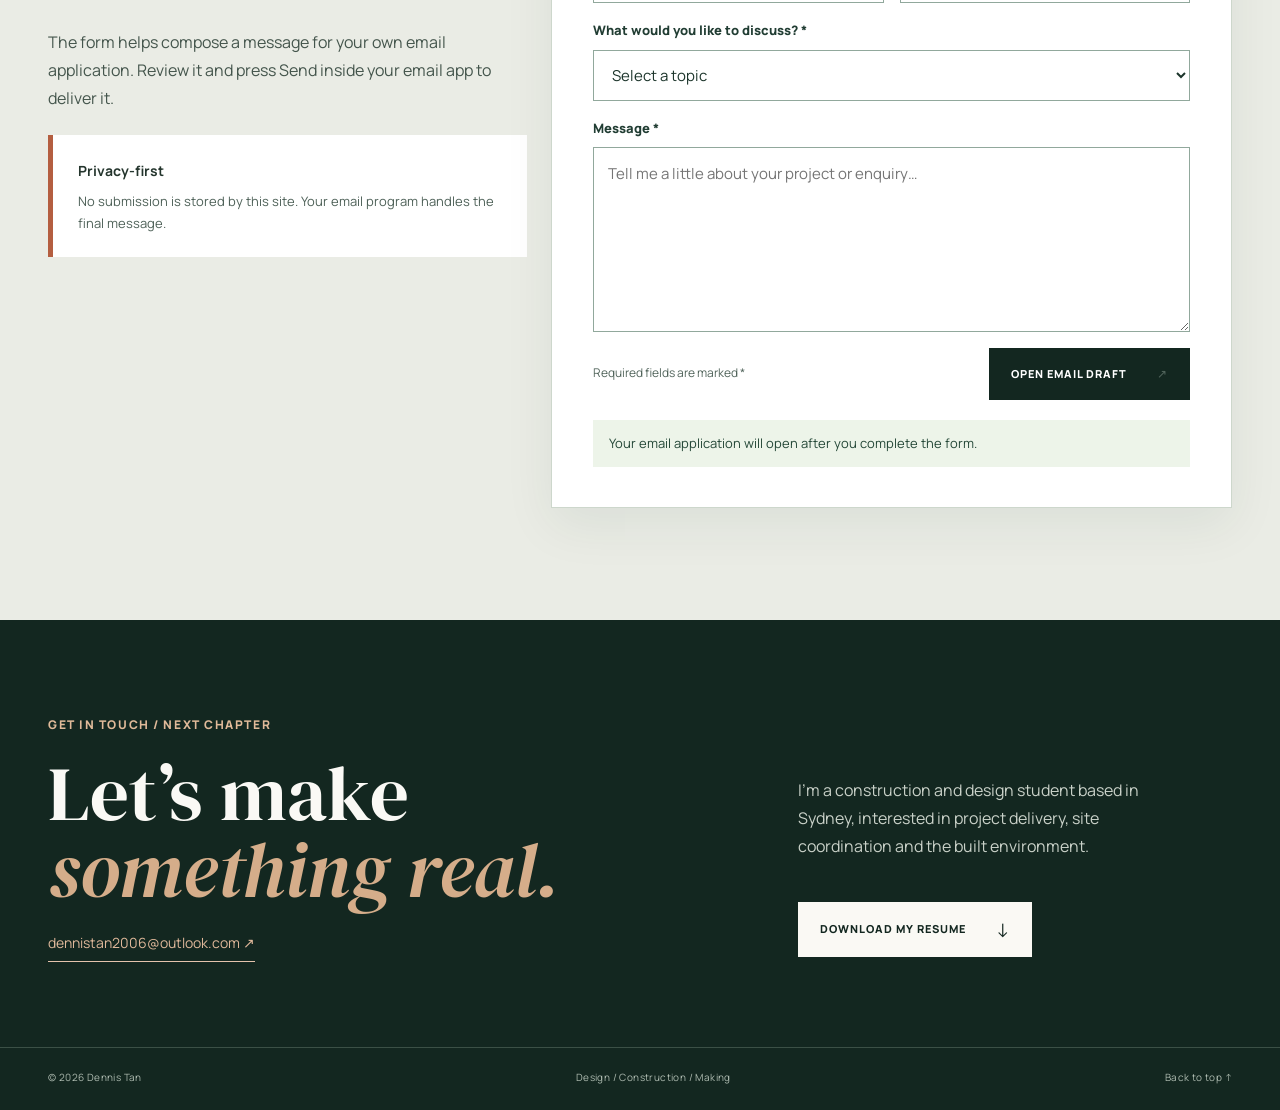
<file: contact.html>
<!DOCTYPE html>
<html lang="en-AU">
<head>
<meta charset="utf-8"/>
<meta content="width=device-width, initial-scale=1" name="viewport"/>
<meta content="Contact Dennis Tan about construction and design projects and download his student resume." name="description"/>
<meta content="Dennis Tan" name="author"/>
<meta content="#142721" name="theme-color"/>
<title>
   Contact | Dennis Tan — Building Design &amp; Construction
  </title>
<link href="assets/favicon/favicon.svg" rel="icon" type="image/svg+xml"/>
<link href="https://fonts.googleapis.com" rel="preconnect"/>
<link crossorigin="" href="https://fonts.gstatic.com" rel="preconnect"/>
<link href="https://fonts.googleapis.com/css2?family=DM+Serif+Display:ital@0;1&amp;family=Manrope:wght@400;500;600;700;800&amp;display=swap" rel="stylesheet"/>
<link href="assets/css/bootstrap.min.css" rel="stylesheet"/>
<link href="assets/css/style.css" rel="stylesheet"/>
<link href="assets/css/v9-polish.css" rel="stylesheet"/>
<meta content="light" name="color-scheme"/>
<meta content="Contact | Dennis Tan — Building Design &amp; Construction" property="og:title"/><meta content="website" property="og:type"/><meta content="Contact Dennis Tan about construction and design projects and download his student resume." property="og:description"/><link href="assets/css/v10-final.css" rel="stylesheet"/></head>
<body class="" id="top">
<a class="skip-link" href="#main">
   Skip to main content
  </a>
<header class="header">
<div class="shell header-grid">
<a aria-label="Dennis Tan, homepage" class="wordmark" href="index.html">
<span class="logo-square">
      D
      <span class="logo-dot">
       .
      </span>
</span>
<span class="wordmark-text">
      DENNIS TAN
      <small>
       CONSTRUCTION / DESIGN
      </small>
</span>
</a>
<button aria-controls="primary-navigation" aria-expanded="false" aria-label="Toggle navigation" class="nav-trigger" type="button">
<span>
</span>
<span>
</span>
<span class="nav-trigger-word">
      MENU
     </span>
</button>
<nav aria-label="Primary navigation">
<ul class="navigation" id="primary-navigation">
<li>
<a href="index.html">
        Home
       </a>
</li>
<li>
<a href="about.html">
        About
       </a>
</li>
<li>
<a href="projects.html">
        Projects
       </a>
</li>
<li>
<a href="process.html">
        Design Journey
       </a>
</li>
<li>
<a href="studio.html">
        Studio
       </a>
</li>
<li>
<a href="resume.html">
        Resume
       </a>
</li>
<li>
<a aria-current="page" href="contact.html">
        Contact
       </a>
</li>
</ul>
</nav>
<div class="reading-widget">
<button aria-controls="reading-panel" aria-expanded="false" aria-label="Adjust site-wide text size" class="reading-button" id="reading-toggle" type="button">
      Aa
      <span aria-hidden="true">
       ↕
      </span>
</button>
<div class="reading-panel" hidden="" id="reading-panel">
<strong>
       Reading comfort
      </strong>
<p>
       Adjust the size of text across the website. Your choice will be remembered on this device.
      </p>
<div class="reading-row">
<label for="reading-slider">
        Text size
       </label>
<output aria-live="polite" for="reading-slider" id="reading-value">
        100%
       </output>
</div>
<input aria-label="Text size percentage" class="reading-range" id="reading-slider" max="130" min="100" step="5" type="range" value="100"/>
<button class="reading-reset" id="reading-reset" type="button">
       Reset to 100%
      </button>
</div>
</div>
<a class="header-contact" href="mailto:dennistan2006@outlook.com">
     LET’S TALK
     <span aria-hidden="true">
      ↗
     </span>
</a>
</div>
<div aria-hidden="true" class="reading-progress"><span class="reading-progress-fill"></span></div></header>
<main id="main">
<section class="page-title-wrap">
<div class="shell page-title row g-4 v9-bootstrap-grid">
<div class="col-12 col-lg-7">
<span class="eyebrow">
<b>
        CONTACT
       </b>
       / GET IN TOUCH
      </span>
<h1 class="display">
       A conversation
       <br/>
<em>
        starts here.
       </em>
</h1>
</div>
<p class="col-12 col-lg-5">
      I'm interested in learning opportunities related to construction project coordination, site administration, design and practical building work.
     </p>
</div>
</section>
<section class="section">
<div class="shell contact-layout row g-4 v9-bootstrap-grid">
<div class="contact-primary col-12 col-lg-7">
<span class="eyebrow">
<b>
        01
       </b>
       / DIRECT CONTACT
      </span>
<p>
       For an introduction, project enquiry or learning opportunity, please email me.
      </p>
<a class="huge-mail" href="mailto:dennistan2006@outlook.com">
       dennistan2006
       <br/>
       @outlook.com
       <span>
        ↗
       </span>
</a>
<a class="btn btn-dark" download="" href="assets/pdf/dennis-tan-resume.pdf">
       Download resume
       <span>
        ↓
       </span>
</a>
</div>
<aside class="contact-aside col-12 col-lg-5">
<span class="eyebrow">
       BASED IN
      </span>
<h2>
       Sydney,
       <br/>
       Australia
      </h2>
<p>
       Current study: Diploma in Building Design and Construction at Western Sydney University.
      </p>
<hr/>
<span class="eyebrow">
       INTERESTED IN
      </span>
<p>
       Project coordination · Site administration · Construction planning · Design-to-delivery learning.
      </p>
<hr/>
<span class="eyebrow">
       PRIVACY NOTE
      </span>
<p>
       My phone number is available on the downloadable resume, rather than published directly on this webpage.
      </p>
</aside>
</div>
</section>
<section aria-labelledby="v9-contact-title" class="section v9-contact-form-wrap">
<div class="shell">
<div class="section-top">
<span class="eyebrow">
       02 / MESSAGE COMPOSER
      </span>
<p>
       Prefer a structured introduction? Draft an email below. No data is sent to a website server.
      </p>
</div>
<div class="row g-4 align-items-start">
<div class="col-12 col-lg-5">
<h2 class="display v9-contact-title" id="v9-contact-title">
        Start a
        <br/>
<em>
         conversation.
        </em>
</h2>
<p class="v9-contact-context">
        The form helps compose a message for your own email application. Review it and press Send inside your email app to deliver it.
       </p>
<div class="v9-privacy-box">
<strong>
         Privacy-first
        </strong>
<p>
         No submission is stored by this site. Your email program handles the final message.
        </p>
</div>
</div>
<div class="col-12 col-lg-7">
<form class="v9-form" id="contact-compose-form" novalidate="">
<div class="row g-3">
<div class="col-12 col-md-6">
<label for="contact-name">
           Your name
           <span aria-hidden="true">
            *
           </span>
</label>
<input autocomplete="name" id="contact-name" maxlength="100" name="name" placeholder="Name" required="" type="text"/>
</div>
<div class="col-12 col-md-6">
<label for="contact-email">
           Email address
           <span aria-hidden="true">
            *
           </span>
</label>
<input autocomplete="email" id="contact-email" maxlength="200" name="email" placeholder="you@example.com" required="" type="email"/>
</div>
<div class="col-12">
<label for="contact-topic">
           What would you like to discuss?
           <span aria-hidden="true">
            *
           </span>
</label>
<select id="contact-topic" name="topic" required="">
<option disabled="" selected="" value="">
            Select a topic
           </option>
<option value="Project enquiry">
            Project enquiry
           </option>
<option value="Construction career opportunity">
            Construction career opportunity
           </option>
<option value="Portfolio feedback">
            Portfolio feedback
           </option>
<option value="General message">
            General message
           </option>
</select>
</div>
<div class="col-12">
<label for="contact-message">
           Message
           <span aria-hidden="true">
            *
           </span>
</label>
<textarea id="contact-message" maxlength="2000" name="message" placeholder="Tell me a little about your project or enquiry…" required="" rows="6"></textarea>
</div>
<div class="col-12 v9-form-bottom">
<span>
           Required fields are marked *
          </span>
<button class="btn btn-dark" type="submit">
           Open email draft
           <span aria-hidden="true">
            ↗
           </span>
</button>
</div>
</div>
<p aria-live="polite" class="v9-form-status" id="contact-compose-status" role="status">
         Your email application will open after you complete the form.
        </p>
</form>
</div>
</div>
</div>
</section>
</main>
<footer class="site-footer" id="footer">
<div class="shell footer-top">
<div>
<p class="eyebrow light">
      GET IN TOUCH / NEXT CHAPTER
     </p>
<h2>
      Let’s make
      <br/>
<em>
       something real.
      </em>
</h2>
<a class="footer-mail" href="mailto:dennistan2006@outlook.com">
      dennistan2006@outlook.com
      <span aria-hidden="true">
       ↗
      </span>
</a>
</div>
<div class="footer-side">
<p>
      I'm a construction and design student based in Sydney, interested in project delivery, site coordination and the built environment.
     </p>
<a class="btn btn-light" download="" href="assets/pdf/dennis-tan-resume.pdf">
      Download my resume
      <span aria-hidden="true">
       ↓
      </span>
</a>
</div>
</div>
<div class="shell footer-bottom">
<span>
     © 2026 Dennis Tan
    </span>
<span>
     Design / Construction / Making
    </span>
<a href="#top">
     Back to top ↑
    </a>
</div>
</footer>
<dialog aria-label="Project image viewer" class="gallery-dialog">
<div class="dialog-toolbar">
<span aria-live="polite" class="dialog-count">
</span>
<button aria-label="Close image viewer" class="dialog-close" type="button">
     Close ✕
    </button>
</div>
<div class="dialog-image-box">
<button aria-label="Previous image" class="dialog-prev" type="button">
     ‹
    </button>
<img alt="" class="dialog-photo" decoding="async" loading="eager"/>
<button aria-label="Next image" class="dialog-next" type="button">
     ›
    </button>
</div>
<p class="dialog-caption">
</p>
</dialog>
<script defer="" src="assets/js/bootstrap.bundle.min.js">
</script>
<script defer="" src="assets/js/site.js">
</script>
<script defer="" src="assets/js/v8-enhancements.js">
</script>
<script defer="" src="assets/js/v9-polish.js">
</script>
<script defer="" src="assets/js/v10-final.js"></script></body>
</html>
</file>
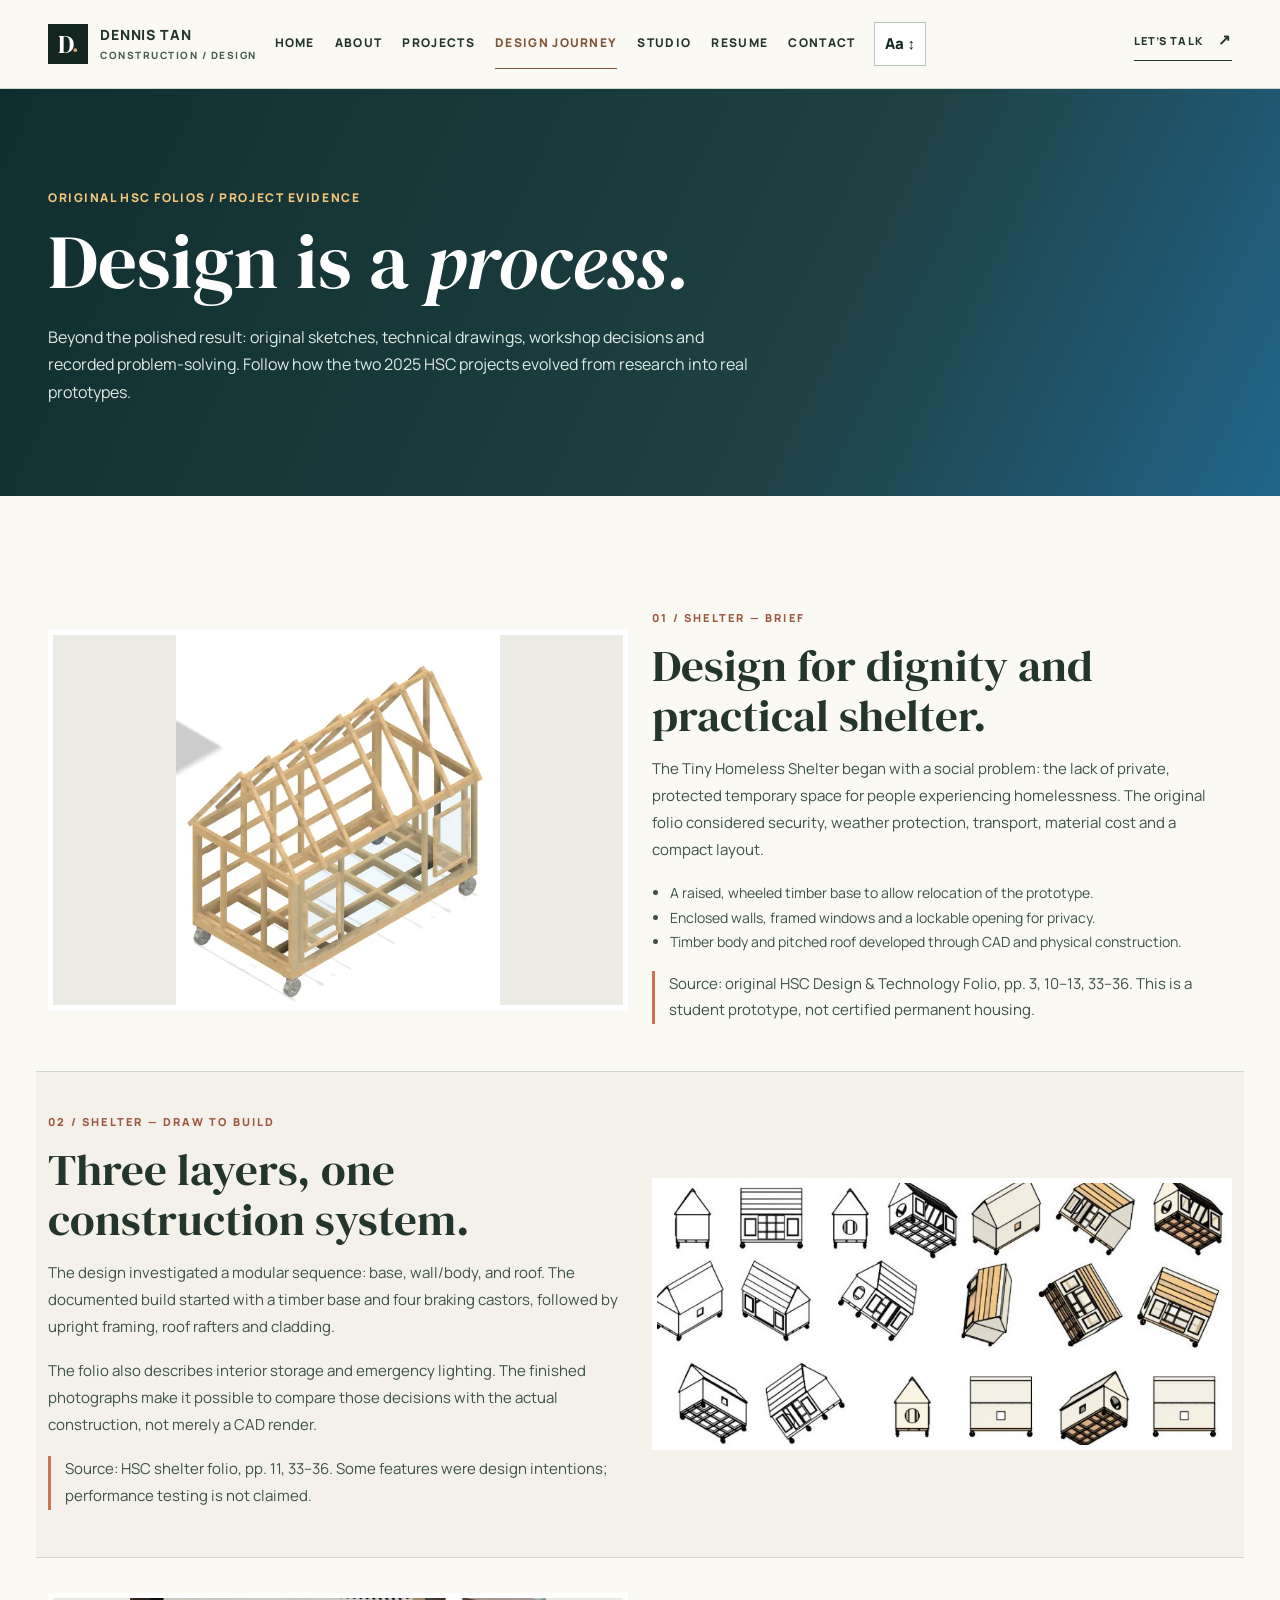
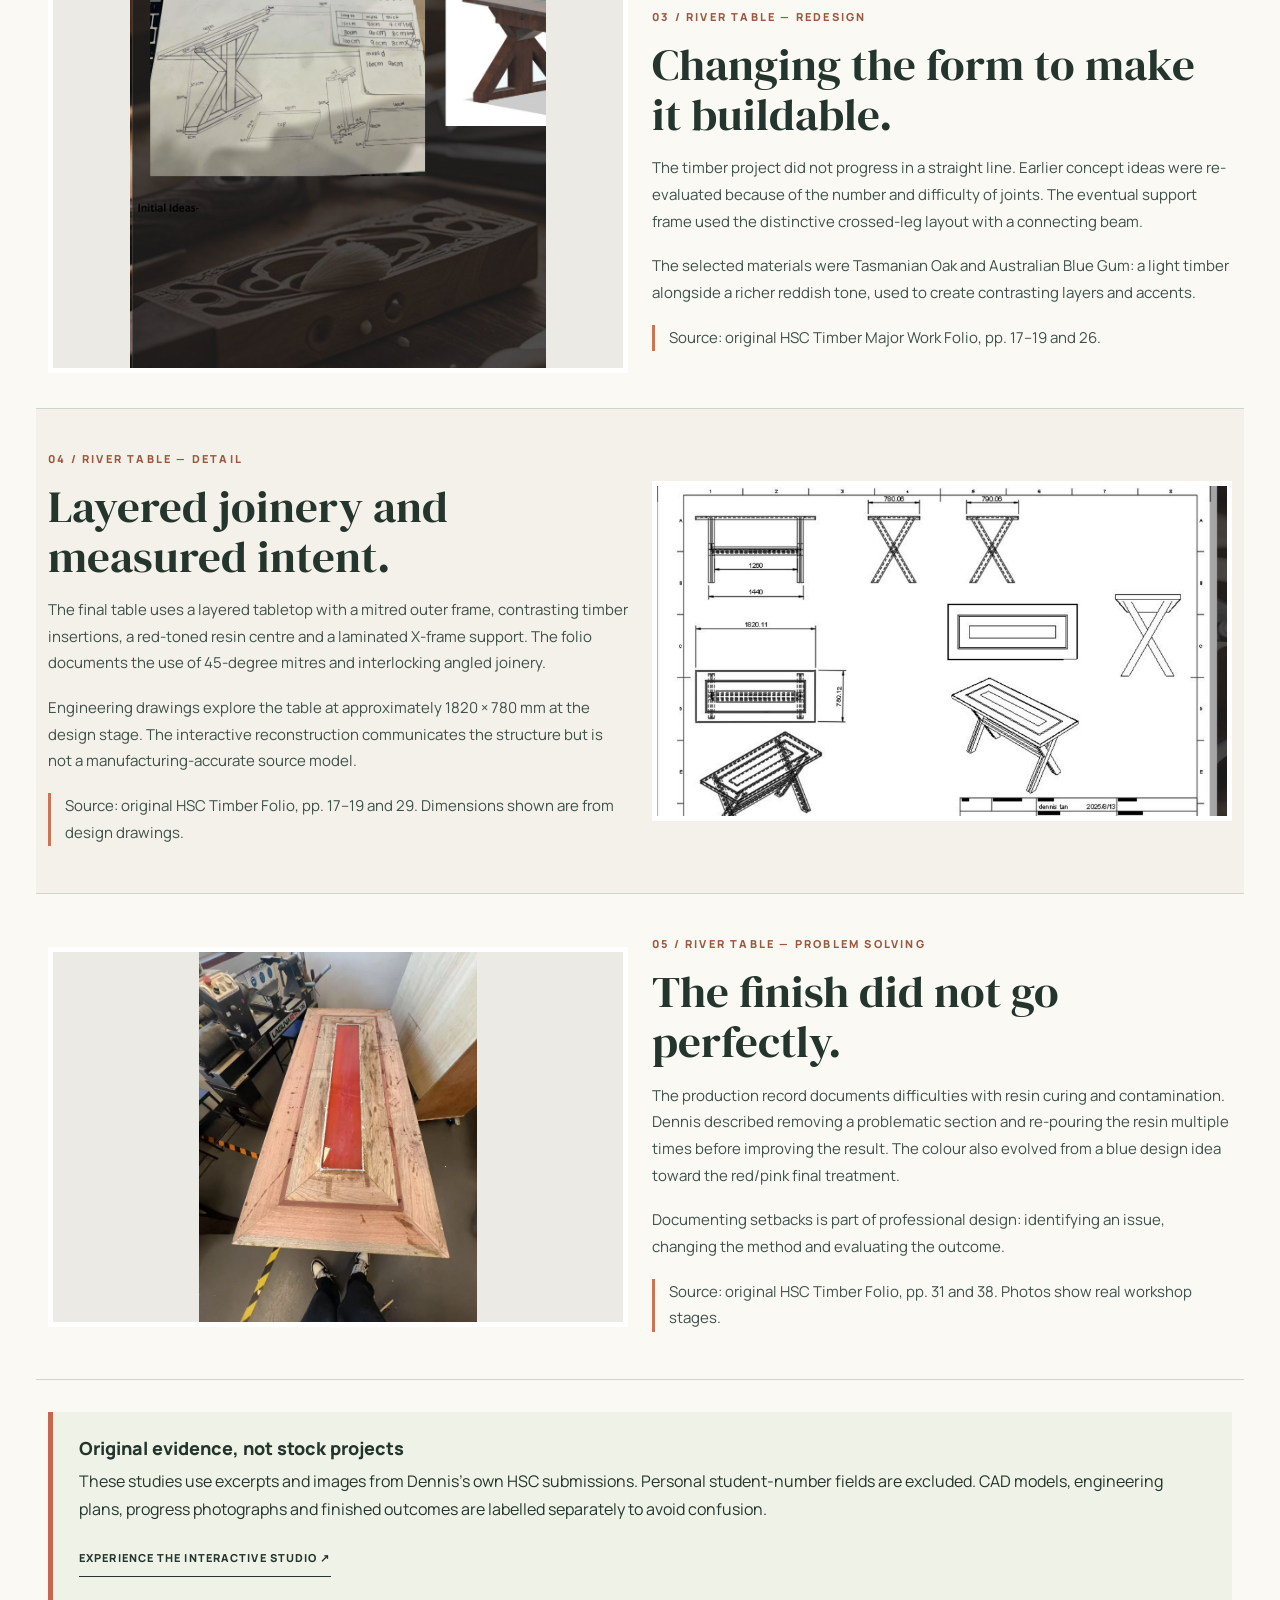
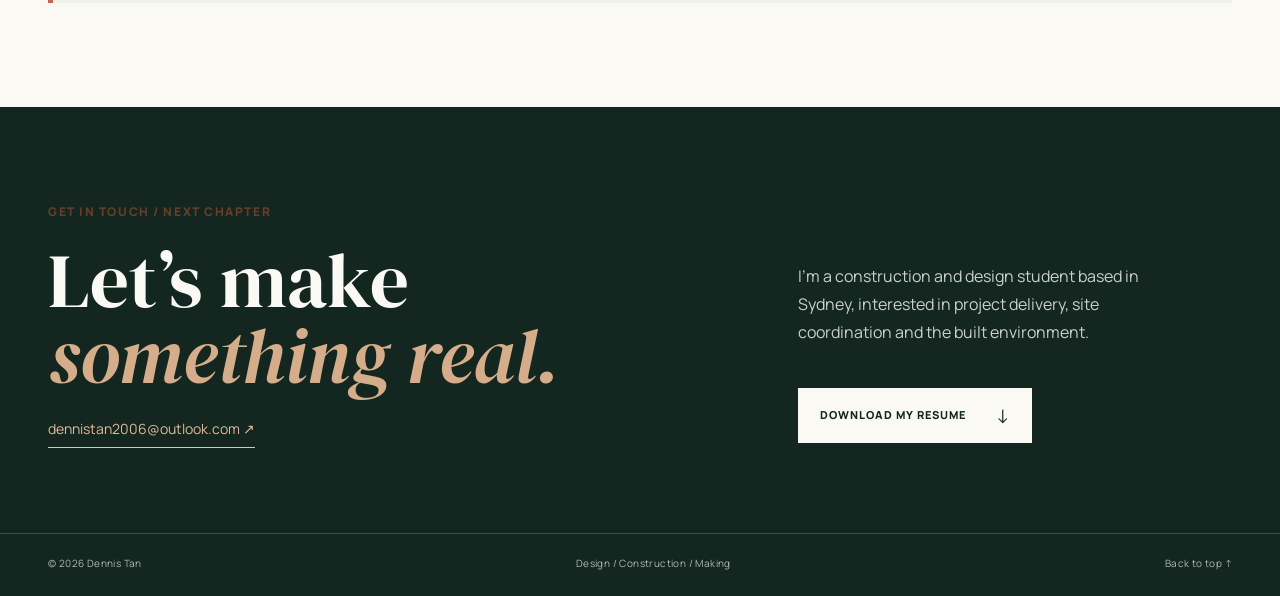
<file: process.html>
<!DOCTYPE html>
<html lang="en-AU">
<head>
<meta charset="utf-8"/>
<meta content="width=device-width, initial-scale=1" name="viewport"/>
<meta content="Original student design and manufacturing evidence from the two HSC major works." name="description"/>
<meta content="Dennis Tan" name="author"/>
<meta content="#142721" name="theme-color"/>
<title>
   Design Journey | Dennis Tan — Design &amp; Construction
  </title>
<link href="assets/favicon/favicon.svg" rel="icon" type="image/svg+xml"/>
<link href="https://fonts.googleapis.com" rel="preconnect"/>
<link crossorigin="" href="https://fonts.gstatic.com" rel="preconnect"/>
<link href="https://fonts.googleapis.com/css2?family=DM+Serif+Display:ital@0;1&amp;family=Manrope:wght@400;500;600;700;800&amp;display=swap" rel="stylesheet"/>
<link href="assets/css/bootstrap.min.css" rel="stylesheet"/>
<link href="assets/css/style.css" rel="stylesheet"/>
<link href="assets/css/v9-polish.css" rel="stylesheet"/>
<meta content="light" name="color-scheme"/>
<meta content="Design Journey | Dennis Tan — Design &amp; Construction" property="og:title"/><meta content="website" property="og:type"/><meta content="Original student design and manufacturing evidence from the two HSC major works." property="og:description"/><link href="assets/css/v10-final.css" rel="stylesheet"/></head>
<body class="page-process" id="top">
<a class="skip-link" href="#main">
   Skip to main content
  </a>
<header class="header">
<div class="shell header-grid">
<a aria-label="Dennis Tan, homepage" class="wordmark" href="index.html">
<span class="logo-square">
      D
      <span class="logo-dot">
       .
      </span>
</span>
<span class="wordmark-text">
      DENNIS TAN
      <small>
       CONSTRUCTION / DESIGN
      </small>
</span>
</a>
<button aria-controls="primary-navigation" aria-expanded="false" aria-label="Toggle navigation" class="nav-trigger" type="button">
<span>
</span>
<span>
</span>
<span class="nav-trigger-word">
      MENU
     </span>
</button>
<nav aria-label="Primary navigation">
<ul class="navigation" id="primary-navigation">
<li>
<a href="index.html">
        Home
       </a>
</li>
<li>
<a href="about.html">
        About
       </a>
</li>
<li>
<a href="projects.html">
        Projects
       </a>
</li>
<li>
<a aria-current="page" href="process.html">
        Design Journey
       </a>
</li>
<li>
<a href="studio.html">
        Studio
       </a>
</li>
<li>
<a href="resume.html">
        Resume
       </a>
</li>
<li>
<a href="contact.html">
        Contact
       </a>
</li>
</ul>
</nav>
<div class="reading-widget">
<button aria-controls="reading-panel" aria-expanded="false" aria-label="Adjust site-wide text size" class="reading-button" id="reading-toggle" type="button">
      Aa
      <span aria-hidden="true">
       ↕
      </span>
</button>
<div class="reading-panel" hidden="" id="reading-panel">
<strong>
       Reading comfort
      </strong>
<p>
       Adjust the size of text across the website. Your choice will be remembered on this device.
      </p>
<div class="reading-row">
<label for="reading-slider">
        Text size
       </label>
<output aria-live="polite" for="reading-slider" id="reading-value">
        100%
       </output>
</div>
<input aria-label="Text size percentage" class="reading-range" id="reading-slider" max="130" min="100" step="5" type="range" value="100"/>
<button class="reading-reset" id="reading-reset" type="button">
       Reset to 100%
      </button>
</div>
</div>
<a class="header-contact" href="mailto:dennistan2006@outlook.com">
     LET’S TALK
     <span aria-hidden="true">
      ↗
     </span>
</a>
</div>
<div aria-hidden="true" class="reading-progress"><span class="reading-progress-fill"></span></div></header>
<main id="main">
<section aria-labelledby="process-title" class="v8-page-hero">
<div class="shell">
<span class="eyebrow">
      ORIGINAL HSC FOLIOS / PROJECT EVIDENCE
     </span>
<h1 id="process-title">
      Design is a
      <em>
       process.
      </em>
</h1>
<p>
      Beyond the polished result: original sketches, technical drawings, workshop decisions and recorded problem-solving. Follow how the two 2025 HSC projects evolved from research into real prototypes.
     </p>
</div>
</section>
<section aria-label="Design journey case study stages" class="v8-process">
<div class="shell">
<div class="row v8-stage">
<div class="col-12 col-lg-6">
<img alt="Original digital model of the shelter's timber structural frame" decoding="async" height="537" loading="lazy" src="assets/images/shelter-cad-frame.webp" width="470"/>
</div>
<div class="col-12 col-lg-6">
<span class="stage-number">
        01 / SHELTER — BRIEF
       </span>
<h2>
        Design for dignity and practical shelter.
       </h2>
<p>
        The Tiny Homeless Shelter began with a social problem: the lack of private, protected temporary space for people experiencing homelessness. The original folio considered security, weather protection, transport, material cost and a compact layout.
       </p>
<ul>
<li>
         A raised, wheeled timber base to allow relocation of the prototype.
        </li>
<li>
         Enclosed walls, framed windows and a lockable opening for privacy.
        </li>
<li>
         Timber body and pitched roof developed through CAD and physical construction.
        </li>
</ul>
<p class="v8-source-note">
        Source: original HSC Design &amp; Technology Folio, pp. 3, 10–13, 33–36. This is a student prototype, not certified permanent housing.
       </p>
</div>
</div>
<div class="row v8-stage">
<div class="col-12 col-lg-6 order-lg-2">
<img alt="Original HSC architectural views and dimensions for the tiny shelter project" decoding="async" height="372" loading="lazy" src="assets/images/shelter-technical-drawing.jpg" width="809"/>
</div>
<div class="col-12 col-lg-6 order-lg-1">
<span class="stage-number">
        02 / SHELTER — DRAW TO BUILD
       </span>
<h2>
        Three layers, one construction system.
       </h2>
<p>
        The design investigated a modular sequence: base, wall/body, and roof. The documented build started with a timber base and four braking castors, followed by upright framing, roof rafters and cladding.
       </p>
<p>
        The folio also describes interior storage and emergency lighting. The finished photographs make it possible to compare those decisions with the actual construction, not merely a CAD render.
       </p>
<p class="v8-source-note">
        Source: HSC shelter folio, pp. 11, 33–36. Some features were design intentions; performance testing is not claimed.
       </p>
</div>
</div>
<div class="row v8-stage">
<div class="col-12 col-lg-6">
<img alt="Original hand-drawn concept sketch for the epoxy resin table" decoding="async" height="809" loading="lazy" src="assets/images/table-initial-sketch.jpg" width="908"/>
</div>
<div class="col-12 col-lg-6">
<span class="stage-number">
        03 / RIVER TABLE — REDESIGN
       </span>
<h2>
        Changing the form to make it buildable.
       </h2>
<p>
        The timber project did not progress in a straight line. Earlier concept ideas were re-evaluated because of the number and difficulty of joints. The eventual support frame used the distinctive crossed-leg layout with a connecting beam.
       </p>
<p>
        The selected materials were Tasmanian Oak and Australian Blue Gum: a light timber alongside a richer reddish tone, used to create contrasting layers and accents.
       </p>
<p class="v8-source-note">
        Source: original HSC Timber Major Work Folio, pp. 17–19 and 26.
       </p>
</div>
</div>
<div class="row v8-stage">
<div class="col-12 col-lg-6 order-lg-2">
<img alt="Student technical drawing of the timber table with multiple projected views" decoding="async" height="1023" loading="lazy" src="assets/images/table-engineering.jpg" width="1766"/>
</div>
<div class="col-12 col-lg-6 order-lg-1">
<span class="stage-number">
        04 / RIVER TABLE — DETAIL
       </span>
<h2>
        Layered joinery and measured intent.
       </h2>
<p>
        The final table uses a layered tabletop with a mitred outer frame, contrasting timber insertions, a red-toned resin centre and a laminated X-frame support. The folio documents the use of 45-degree mitres and interlocking angled joinery.
       </p>
<p>
        Engineering drawings explore the table at approximately 1820 × 780 mm at the design stage. The interactive reconstruction communicates the structure but is not a manufacturing-accurate source model.
       </p>
<p class="v8-source-note">
        Source: original HSC Timber Folio, pp. 17–19 and 29. Dimensions shown are from design drawings.
       </p>
</div>
</div>
<div class="row v8-stage">
<div class="col-12 col-lg-6">
<img alt="Real photograph of the table's red resin centre during fabrication" decoding="async" height="1707" loading="lazy" src="assets/images/table-resin.webp" width="1280"/>
</div>
<div class="col-12 col-lg-6">
<span class="stage-number">
        05 / RIVER TABLE — PROBLEM SOLVING
       </span>
<h2>
        The finish did not go perfectly.
       </h2>
<p>
        The production record documents difficulties with resin curing and contamination. Dennis described removing a problematic section and re-pouring the resin multiple times before improving the result. The colour also evolved from a blue design idea toward the red/pink final treatment.
       </p>
<p>
        Documenting setbacks is part of professional design: identifying an issue, changing the method and evaluating the outcome.
       </p>
<p class="v8-source-note">
        Source: original HSC Timber Folio, pp. 31 and 38. Photos show real workshop stages.
       </p>
</div>
</div>
<div class="v8-color-note">
<h3>
       Original evidence, not stock projects
      </h3>
<p>
       These studies use excerpts and images from Dennis's own HSC submissions. Personal student-number fields are excluded. CAD models, engineering plans, progress photographs and finished outcomes are labelled separately to avoid confusion.
      </p>
<a class="rule-link" href="studio.html">
       EXPERIENCE THE INTERACTIVE STUDIO ↗
      </a>
</div>
</div>
</section>
</main>
<footer class="site-footer" id="footer">
<div class="shell footer-top">
<div>
<p class="eyebrow light">
      GET IN TOUCH / NEXT CHAPTER
     </p>
<h2>
      Let’s make
      <br/>
<em>
       something real.
      </em>
</h2>
<a class="footer-mail" href="mailto:dennistan2006@outlook.com">
      dennistan2006@outlook.com
      <span aria-hidden="true">
       ↗
      </span>
</a>
</div>
<div class="footer-side">
<p>
      I'm a construction and design student based in Sydney, interested in project delivery, site coordination and the built environment.
     </p>
<a class="btn btn-light" download="" href="assets/pdf/dennis-tan-resume.pdf">
      Download my resume
      <span aria-hidden="true">
       ↓
      </span>
</a>
</div>
</div>
<div class="shell footer-bottom">
<span>
     © 2026 Dennis Tan
    </span>
<span>
     Design / Construction / Making
    </span>
<a href="#top">
     Back to top ↑
    </a>
</div>
</footer>
<dialog aria-label="Project image viewer" class="gallery-dialog">
<div class="dialog-toolbar">
<span aria-live="polite" class="dialog-count">
</span>
<button aria-label="Close image viewer" class="dialog-close" type="button">
     Close ✕
    </button>
</div>
<div class="dialog-image-box">
<button aria-label="Previous image" class="dialog-prev" type="button">
     ‹
    </button>
<img alt="" class="dialog-photo" decoding="async" loading="eager"/>
<button aria-label="Next image" class="dialog-next" type="button">
     ›
    </button>
</div>
<p class="dialog-caption">
</p>
</dialog>
<script defer="" src="assets/js/bootstrap.bundle.min.js">
</script>
<script defer="" src="assets/js/site.js">
</script>
<script defer="" src="assets/js/v8-enhancements.js">
</script>
<script defer="" src="assets/js/v9-polish.js">
</script>
<script defer="" src="assets/js/v10-final.js"></script></body>
</html>
</file>
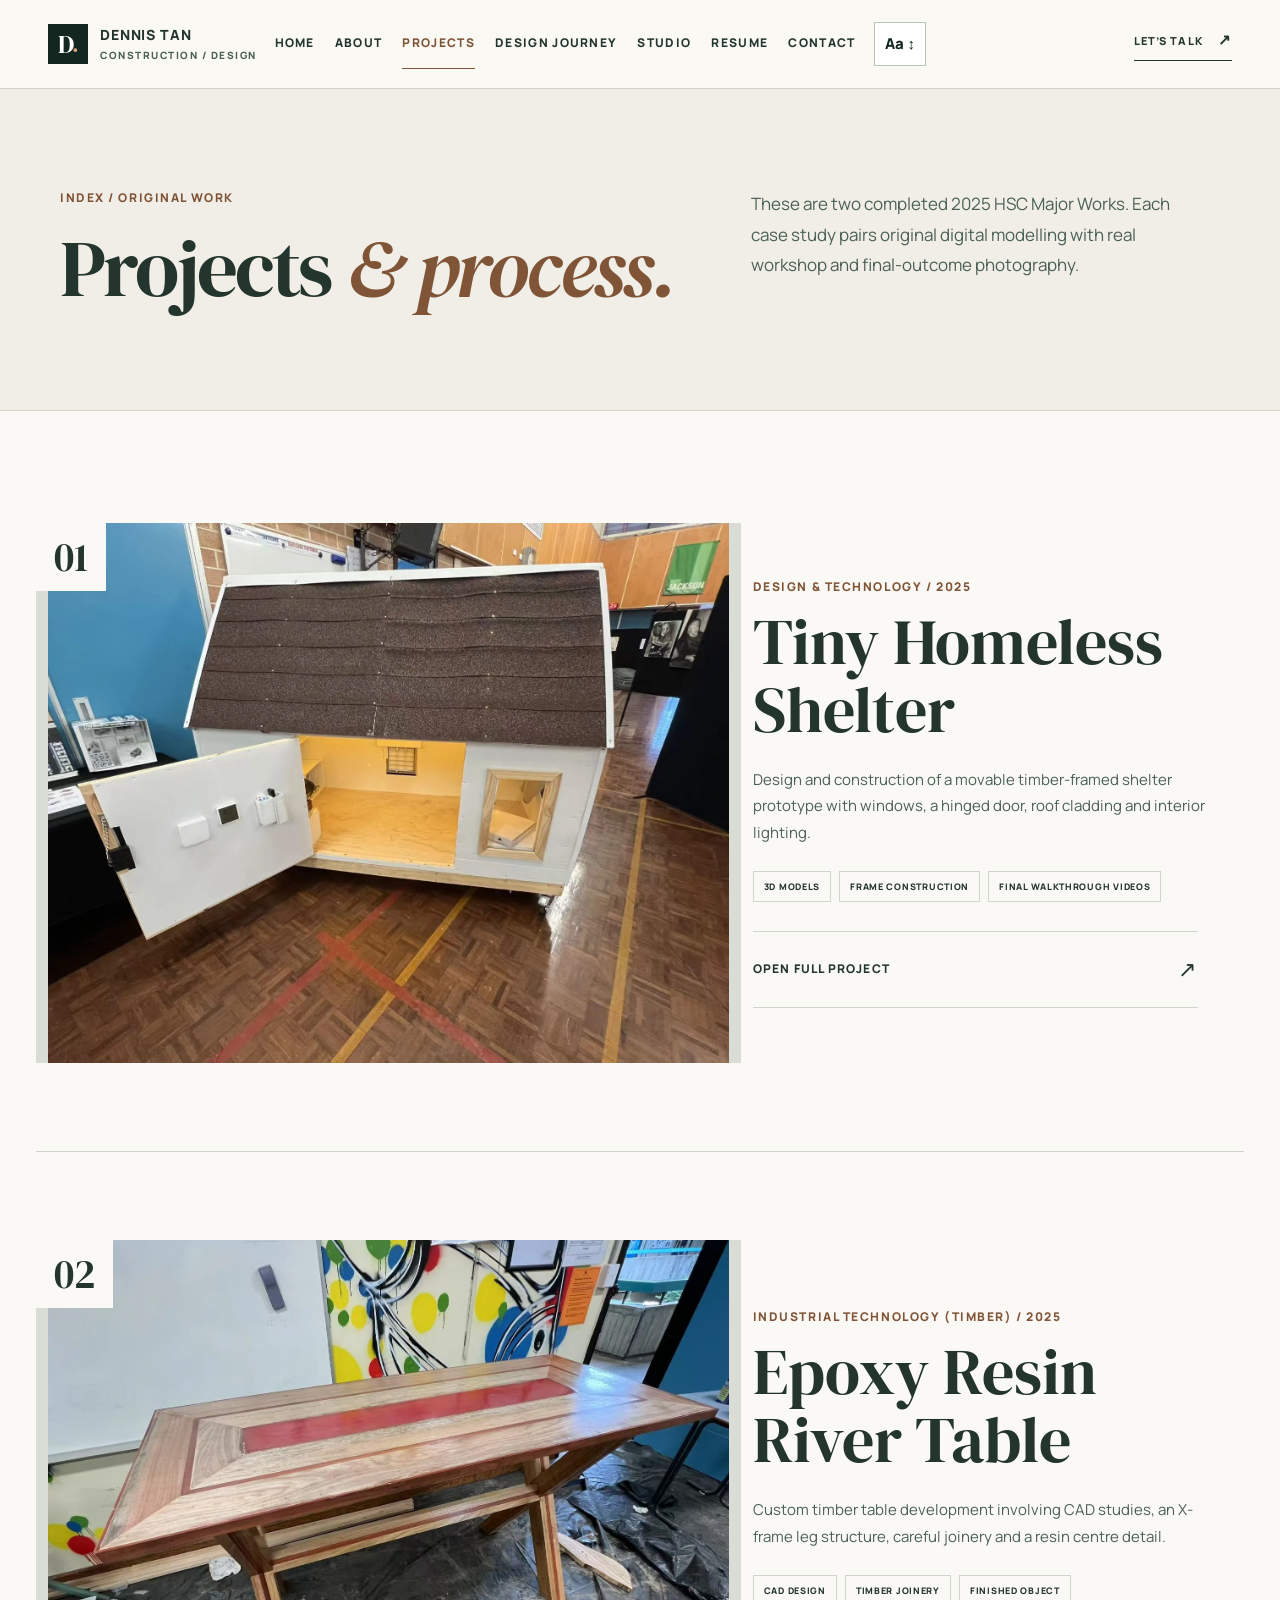
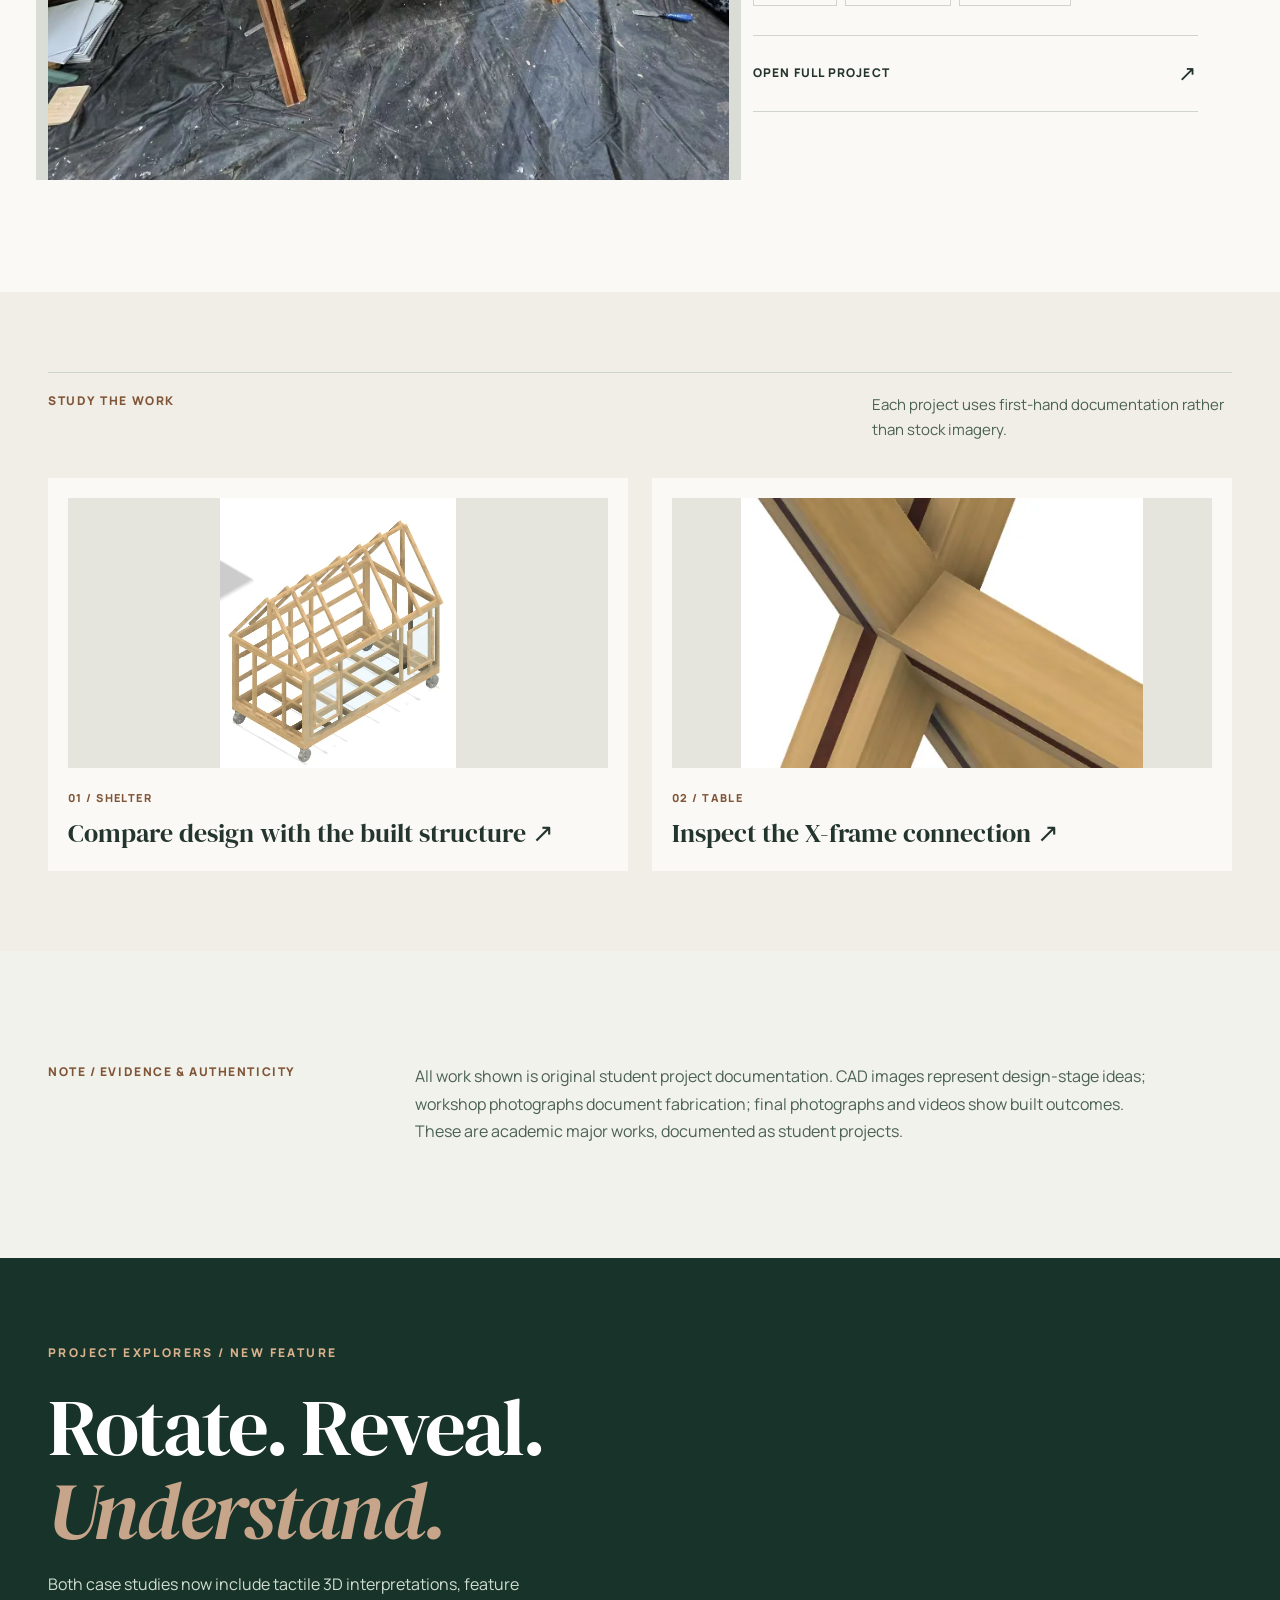
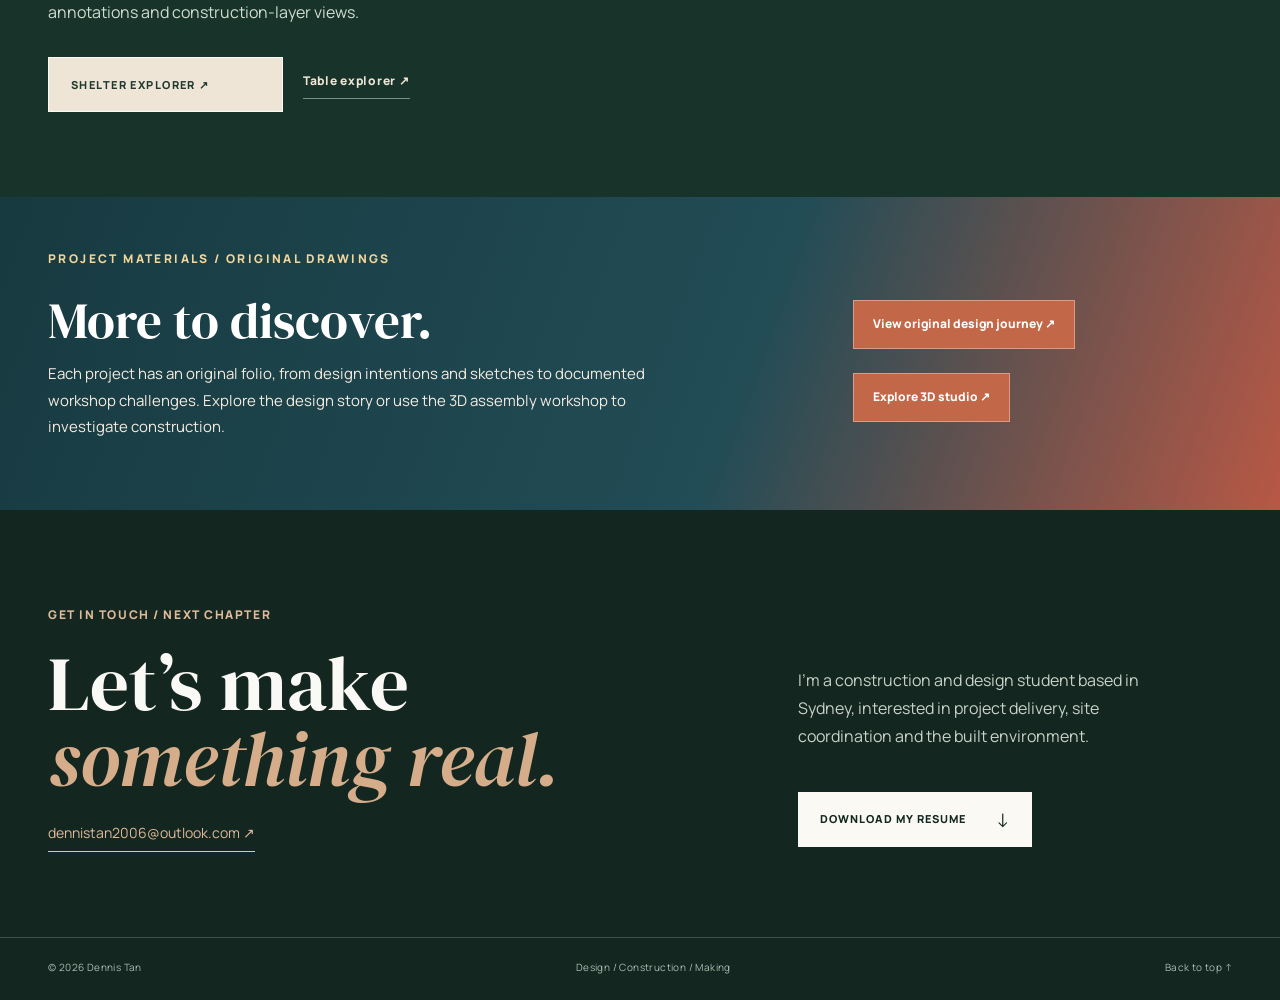
<file: projects.html>
<!DOCTYPE html>
<html lang="en-AU">
<head>
<meta charset="utf-8"/>
<meta content="width=device-width, initial-scale=1" name="viewport"/>
<meta content="Original HSC major works by Dennis Tan, with digital models, workshop photography and completed outcomes." name="description"/>
<meta content="Dennis Tan" name="author"/>
<meta content="#142721" name="theme-color"/>
<title>
   Projects | Dennis Tan — Building Design &amp; Construction
  </title>
<link href="assets/favicon/favicon.svg" rel="icon" type="image/svg+xml"/>
<link href="https://fonts.googleapis.com" rel="preconnect"/>
<link crossorigin="" href="https://fonts.gstatic.com" rel="preconnect"/>
<link href="https://fonts.googleapis.com/css2?family=DM+Serif+Display:ital@0;1&amp;family=Manrope:wght@400;500;600;700;800&amp;display=swap" rel="stylesheet"/>
<link href="assets/css/bootstrap.min.css" rel="stylesheet"/>
<link href="assets/css/style.css" rel="stylesheet"/>
<link href="assets/css/v9-polish.css" rel="stylesheet"/>
<meta content="light" name="color-scheme"/>
<meta content="Projects | Dennis Tan — Building Design &amp; Construction" property="og:title"/><meta content="website" property="og:type"/><meta content="Original HSC major works by Dennis Tan, with digital models, workshop photography and completed outcomes." property="og:description"/><link href="assets/css/v10-final.css" rel="stylesheet"/></head>
<body class="" id="top">
<a class="skip-link" href="#main">
   Skip to main content
  </a>
<header class="header">
<div class="shell header-grid">
<a aria-label="Dennis Tan, homepage" class="wordmark" href="index.html">
<span class="logo-square">
      D
      <span class="logo-dot">
       .
      </span>
</span>
<span class="wordmark-text">
      DENNIS TAN
      <small>
       CONSTRUCTION / DESIGN
      </small>
</span>
</a>
<button aria-controls="primary-navigation" aria-expanded="false" aria-label="Toggle navigation" class="nav-trigger" type="button">
<span>
</span>
<span>
</span>
<span class="nav-trigger-word">
      MENU
     </span>
</button>
<nav aria-label="Primary navigation">
<ul class="navigation" id="primary-navigation">
<li>
<a href="index.html">
        Home
       </a>
</li>
<li>
<a href="about.html">
        About
       </a>
</li>
<li>
<a aria-current="page" href="projects.html">
        Projects
       </a>
</li>
<li>
<a href="process.html">
        Design Journey
       </a>
</li>
<li>
<a href="studio.html">
        Studio
       </a>
</li>
<li>
<a href="resume.html">
        Resume
       </a>
</li>
<li>
<a href="contact.html">
        Contact
       </a>
</li>
</ul>
</nav>
<div class="reading-widget">
<button aria-controls="reading-panel" aria-expanded="false" aria-label="Adjust site-wide text size" class="reading-button" id="reading-toggle" type="button">
      Aa
      <span aria-hidden="true">
       ↕
      </span>
</button>
<div class="reading-panel" hidden="" id="reading-panel">
<strong>
       Reading comfort
      </strong>
<p>
       Adjust the size of text across the website. Your choice will be remembered on this device.
      </p>
<div class="reading-row">
<label for="reading-slider">
        Text size
       </label>
<output aria-live="polite" for="reading-slider" id="reading-value">
        100%
       </output>
</div>
<input aria-label="Text size percentage" class="reading-range" id="reading-slider" max="130" min="100" step="5" type="range" value="100"/>
<button class="reading-reset" id="reading-reset" type="button">
       Reset to 100%
      </button>
</div>
</div>
<a class="header-contact" href="mailto:dennistan2006@outlook.com">
     LET’S TALK
     <span aria-hidden="true">
      ↗
     </span>
</a>
</div>
<div aria-hidden="true" class="reading-progress"><span class="reading-progress-fill"></span></div></header>
<main id="main">
<section class="page-title-wrap">
<div class="shell page-title row g-4 v9-bootstrap-grid">
<div class="col-12 col-lg-7">
<span class="eyebrow">
<b>
        INDEX
       </b>
       / ORIGINAL WORK
      </span>
<h1 class="display">
       Projects
       <em>
        &amp; process.
       </em>
</h1>
</div>
<p class="col-12 col-lg-5">
      These are two completed 2025 HSC Major Works. Each case study pairs original digital modelling with real workshop and final-outcome photography.
     </p>
</div>
</section>
<section class="section project-index">
<div class="shell">
<div class="project-index-row row g-4 v9-bootstrap-grid">
<div class="index-visual col-12 col-lg-7">
<a href="shelter.html">
<img alt="Completed mobile shelter exterior with door open" class="" decoding="async" height="1276" loading="lazy" src="assets/images/shelter-final-door.webp" width="1702"/>
<span class="project-index-number">
         01
        </span>
</a>
</div>
<div class="index-copy col-12 col-lg-5">
<span class="eyebrow">
        DESIGN &amp; TECHNOLOGY / 2025
       </span>
<h2>
        Tiny Homeless
        <br/>
        Shelter
       </h2>
<p>
        Design and construction of a movable timber-framed shelter prototype with windows, a hinged door, roof cladding and interior lighting.
       </p>
<div class="project-proof">
<span>
         3D MODELS
        </span>
<span>
         FRAME CONSTRUCTION
        </span>
<span>
         FINAL WALKTHROUGH VIDEOS
        </span>
</div>
<a class="project-link" href="shelter.html">
        Open full project
        <span>
         ↗
        </span>
</a>
</div>
</div>
<div class="project-index-row row g-4 v9-bootstrap-grid">
<div class="index-visual col-12 col-lg-7">
<a href="river-table.html">
<img alt="Completed custom timber resin table in a school workshop" class="" decoding="async" height="1276" loading="lazy" src="assets/images/table-final.webp" width="1702"/>
<span class="project-index-number">
         02
        </span>
</a>
</div>
<div class="index-copy col-12 col-lg-5">
<span class="eyebrow">
        INDUSTRIAL TECHNOLOGY (TIMBER) / 2025
       </span>
<h2>
        Epoxy Resin
        <br/>
        River Table
       </h2>
<p>
        Custom timber table development involving CAD studies, an X-frame leg structure, careful joinery and a resin centre detail.
       </p>
<div class="project-proof">
<span>
         CAD DESIGN
        </span>
<span>
         TIMBER JOINERY
        </span>
<span>
         FINISHED OBJECT
        </span>
</div>
<a class="project-link" href="river-table.html">
        Open full project
        <span>
         ↗
        </span>
</a>
</div>
</div>
</div>
</section>
<section class="projects-evidence">
<div class="shell">
<div class="section-top">
<span class="eyebrow">
       STUDY THE WORK
      </span>
<p>
       Each project uses first-hand documentation rather than stock imagery.
      </p>
</div>
<div class="projects-evidence-grid">
<a href="shelter.html#comparison">
<img alt="Shelter digital framing study" decoding="async" height="537" loading="lazy" src="assets/images/shelter-cad-frame.webp" width="470"/>
<span>
        01 / SHELTER
       </span>
<strong>
        Compare design with the built structure ↗
       </strong>
</a>
<a href="river-table.html#comparison">
<img alt="Timber joinery detail in table CAD model" decoding="async" height="309" loading="lazy" src="assets/images/table-cad-joint.webp" width="459"/>
<span>
        02 / TABLE
       </span>
<strong>
        Inspect the X-frame connection ↗
       </strong>
</a>
</div>
</div>
</section>
<section class="section index-note">
<div class="shell note-grid">
<span class="eyebrow">
<b>
       NOTE
      </b>
      / EVIDENCE &amp; AUTHENTICITY
     </span>
<p>
      All work shown is original student project documentation. CAD images represent design-stage ideas; workshop photographs document fabrication; final photographs and videos show built outcomes. These are academic major works, documented as student projects.
     </p>
</div>
</section>
<section class="projects-3d-banner">
<div class="shell">
<span class="microline">
      PROJECT EXPLORERS / NEW FEATURE
     </span>
<h2 class="display">
      Rotate. Reveal.
      <em>
       Understand.
      </em>
</h2>
<p>
      Both case studies now include tactile 3D interpretations, feature annotations and construction-layer views.
     </p>
<div class="teaser-links">
<a class="premium-action" href="shelter.html#interactive-3d">
       Shelter explorer ↗
      </a>
<a class="premium-text-link" href="river-table.html#interactive-3d">
       Table explorer ↗
      </a>
</div>
</div>
</section>
<section aria-labelledby="more-heading" class="v8-banner">
<div class="shell">
<div class="row v8-banner-grid">
<div class="col-12 col-lg-8">
<span class="microline">
        PROJECT MATERIALS / ORIGINAL DRAWINGS
       </span>
<h2 id="more-heading">
        More to discover.
       </h2>
<p>
        Each project has an original folio, from design intentions and sketches to documented workshop challenges. Explore the design story or use the 3D assembly workshop to investigate construction.
       </p>
</div>
<div class="col-12 col-lg-4 v8-banner-secondary">
<a href="process.html">
        View original design journey ↗
       </a>
<a href="studio.html">
        Explore 3D studio ↗
       </a>
</div>
</div>
</div>
</section>
</main>
<footer class="site-footer" id="footer">
<div class="shell footer-top">
<div>
<p class="eyebrow light">
      GET IN TOUCH / NEXT CHAPTER
     </p>
<h2>
      Let’s make
      <br/>
<em>
       something real.
      </em>
</h2>
<a class="footer-mail" href="mailto:dennistan2006@outlook.com">
      dennistan2006@outlook.com
      <span aria-hidden="true">
       ↗
      </span>
</a>
</div>
<div class="footer-side">
<p>
      I'm a construction and design student based in Sydney, interested in project delivery, site coordination and the built environment.
     </p>
<a class="btn btn-light" download="" href="assets/pdf/dennis-tan-resume.pdf">
      Download my resume
      <span aria-hidden="true">
       ↓
      </span>
</a>
</div>
</div>
<div class="shell footer-bottom">
<span>
     © 2026 Dennis Tan
    </span>
<span>
     Design / Construction / Making
    </span>
<a href="#top">
     Back to top ↑
    </a>
</div>
</footer>
<dialog aria-label="Project image viewer" class="gallery-dialog">
<div class="dialog-toolbar">
<span aria-live="polite" class="dialog-count">
</span>
<button aria-label="Close image viewer" class="dialog-close" type="button">
     Close ✕
    </button>
</div>
<div class="dialog-image-box">
<button aria-label="Previous image" class="dialog-prev" type="button">
     ‹
    </button>
<img alt="" class="dialog-photo" decoding="async" loading="eager"/>
<button aria-label="Next image" class="dialog-next" type="button">
     ›
    </button>
</div>
<p class="dialog-caption">
</p>
</dialog>
<script defer="" src="assets/js/bootstrap.bundle.min.js">
</script>
<script defer="" src="assets/js/site.js">
</script>
<script defer="" src="assets/js/v8-enhancements.js">
</script>
<script defer="" src="assets/js/v9-polish.js">
</script>
<script defer="" src="assets/js/v10-final.js"></script></body>
</html>
</file>
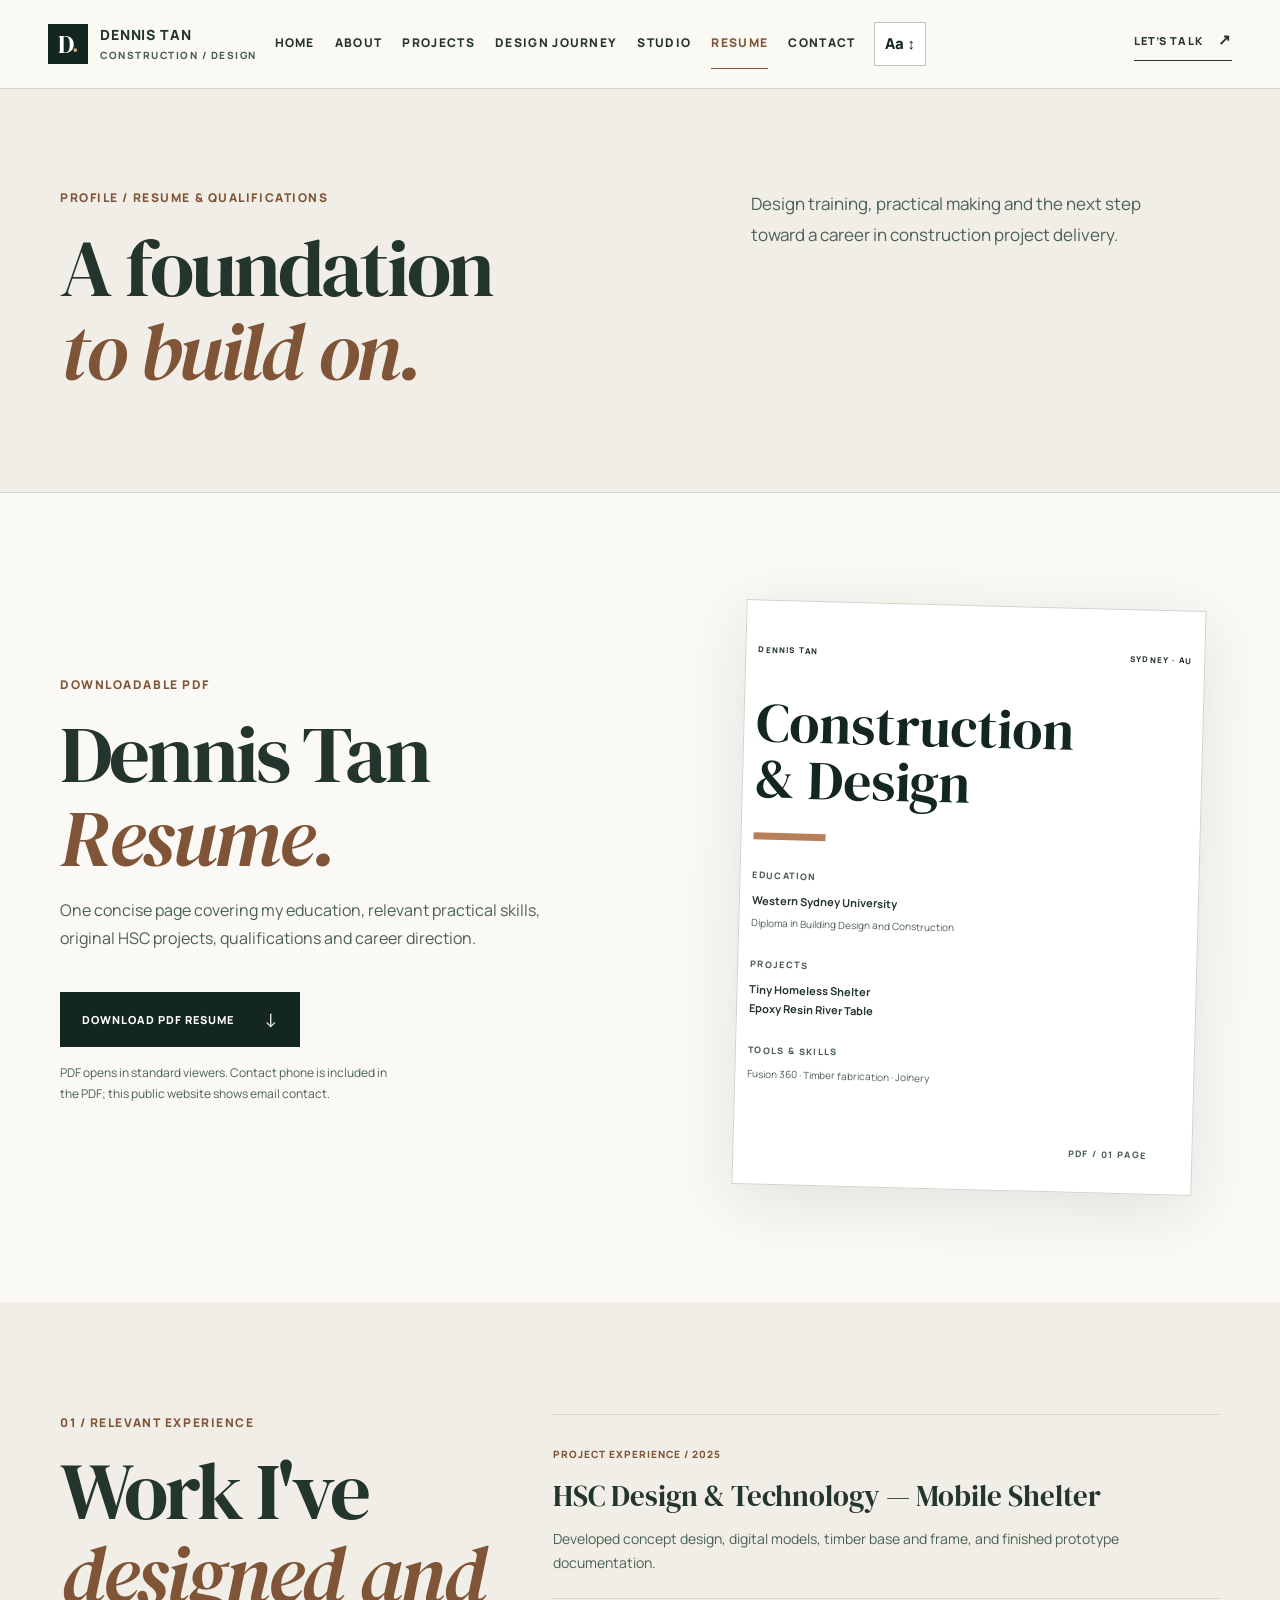
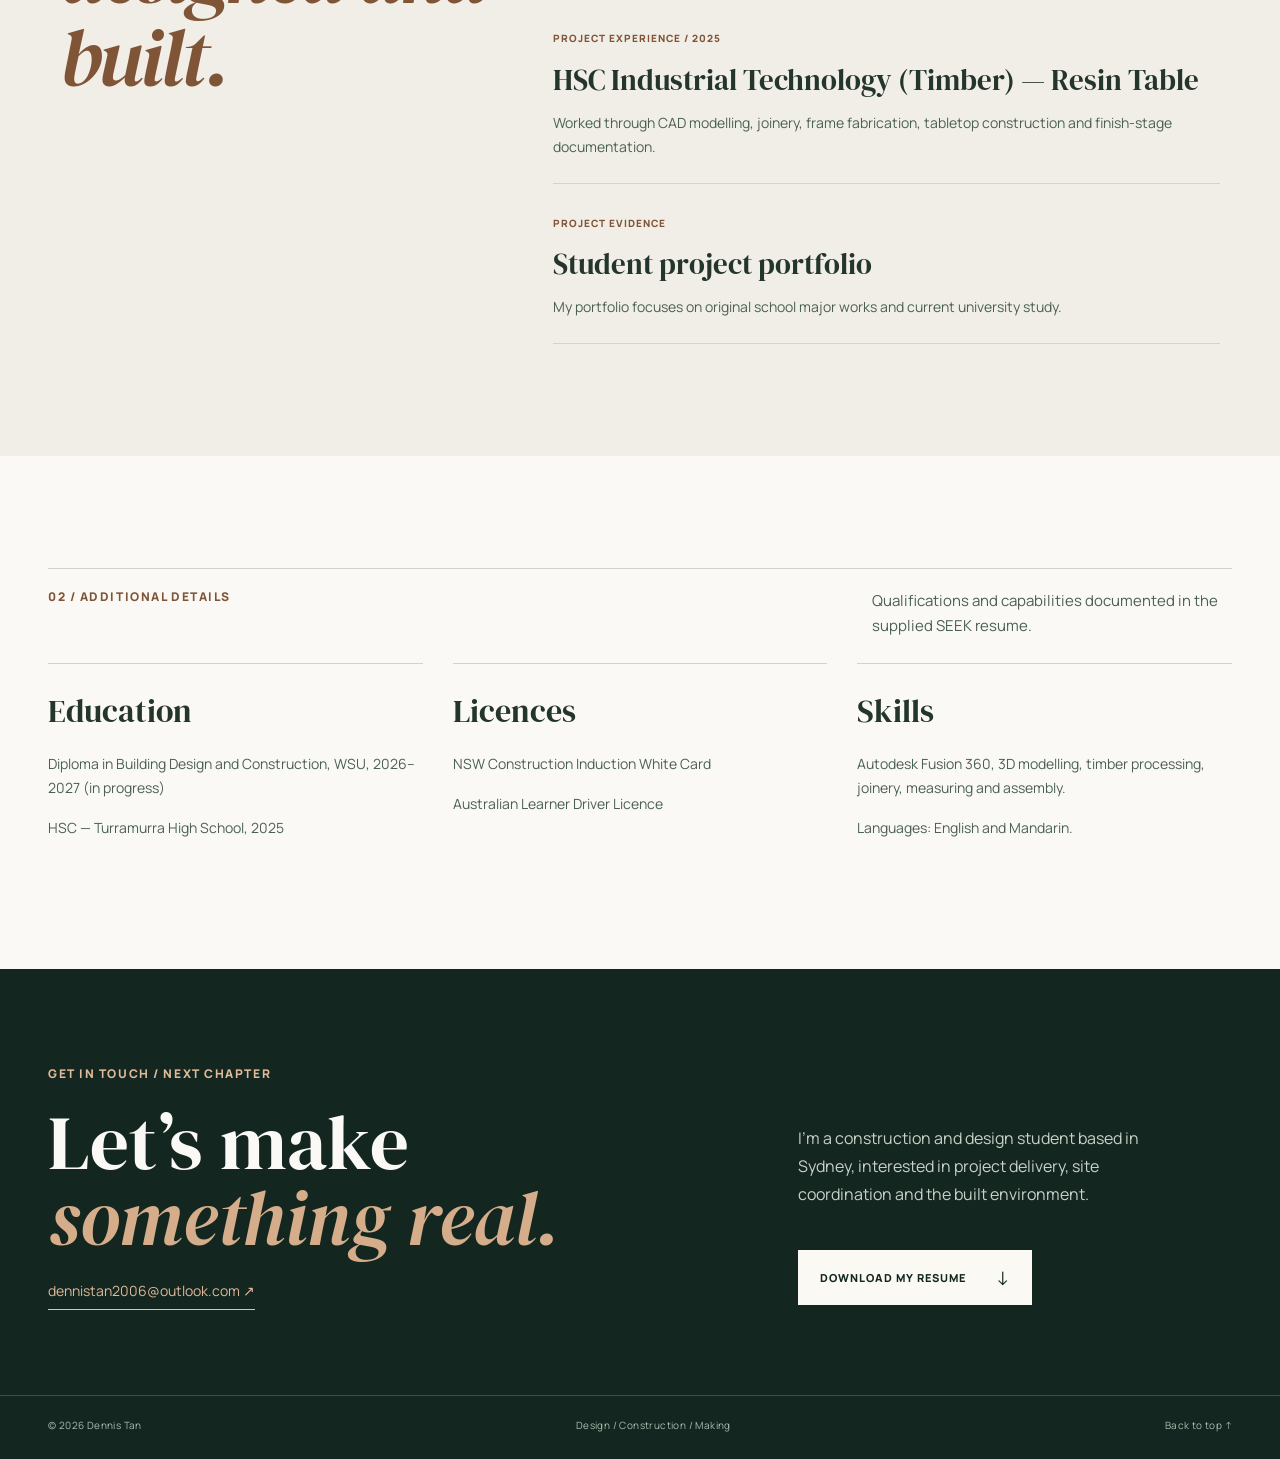
<file: resume.html>
<!DOCTYPE html>
<html lang="en-AU">
<head>
<meta charset="utf-8"/>
<meta content="width=device-width, initial-scale=1" name="viewport"/>
<meta content="Download Dennis Tan resume and review education, practical skills and project experience." name="description"/>
<meta content="Dennis Tan" name="author"/>
<meta content="#142721" name="theme-color"/>
<title>
   Resume | Dennis Tan — Building Design &amp; Construction
  </title>
<link href="assets/favicon/favicon.svg" rel="icon" type="image/svg+xml"/>
<link href="https://fonts.googleapis.com" rel="preconnect"/>
<link crossorigin="" href="https://fonts.gstatic.com" rel="preconnect"/>
<link href="https://fonts.googleapis.com/css2?family=DM+Serif+Display:ital@0;1&amp;family=Manrope:wght@400;500;600;700;800&amp;display=swap" rel="stylesheet"/>
<link href="assets/css/bootstrap.min.css" rel="stylesheet"/>
<link href="assets/css/style.css" rel="stylesheet"/>
<link href="assets/css/v9-polish.css" rel="stylesheet"/>
<meta content="light" name="color-scheme"/>
<meta content="Resume | Dennis Tan — Building Design &amp; Construction" property="og:title"/><meta content="website" property="og:type"/><meta content="Download Dennis Tan resume and review education, practical skills and project experience." property="og:description"/><link href="assets/css/v10-final.css" rel="stylesheet"/></head>
<body class="" id="top">
<a class="skip-link" href="#main">
   Skip to main content
  </a>
<header class="header">
<div class="shell header-grid">
<a aria-label="Dennis Tan, homepage" class="wordmark" href="index.html">
<span class="logo-square">
      D
      <span class="logo-dot">
       .
      </span>
</span>
<span class="wordmark-text">
      DENNIS TAN
      <small>
       CONSTRUCTION / DESIGN
      </small>
</span>
</a>
<button aria-controls="primary-navigation" aria-expanded="false" aria-label="Toggle navigation" class="nav-trigger" type="button">
<span>
</span>
<span>
</span>
<span class="nav-trigger-word">
      MENU
     </span>
</button>
<nav aria-label="Primary navigation">
<ul class="navigation" id="primary-navigation">
<li>
<a href="index.html">
        Home
       </a>
</li>
<li>
<a href="about.html">
        About
       </a>
</li>
<li>
<a href="projects.html">
        Projects
       </a>
</li>
<li>
<a href="process.html">
        Design Journey
       </a>
</li>
<li>
<a href="studio.html">
        Studio
       </a>
</li>
<li>
<a aria-current="page" href="resume.html">
        Resume
       </a>
</li>
<li>
<a href="contact.html">
        Contact
       </a>
</li>
</ul>
</nav>
<div class="reading-widget">
<button aria-controls="reading-panel" aria-expanded="false" aria-label="Adjust site-wide text size" class="reading-button" id="reading-toggle" type="button">
      Aa
      <span aria-hidden="true">
       ↕
      </span>
</button>
<div class="reading-panel" hidden="" id="reading-panel">
<strong>
       Reading comfort
      </strong>
<p>
       Adjust the size of text across the website. Your choice will be remembered on this device.
      </p>
<div class="reading-row">
<label for="reading-slider">
        Text size
       </label>
<output aria-live="polite" for="reading-slider" id="reading-value">
        100%
       </output>
</div>
<input aria-label="Text size percentage" class="reading-range" id="reading-slider" max="130" min="100" step="5" type="range" value="100"/>
<button class="reading-reset" id="reading-reset" type="button">
       Reset to 100%
      </button>
</div>
</div>
<a class="header-contact" href="mailto:dennistan2006@outlook.com">
     LET’S TALK
     <span aria-hidden="true">
      ↗
     </span>
</a>
</div>
<div aria-hidden="true" class="reading-progress"><span class="reading-progress-fill"></span></div></header>
<main id="main">
<section class="page-title-wrap">
<div class="shell page-title row g-4 v9-bootstrap-grid">
<div class="col-12 col-lg-7">
<span class="eyebrow">
<b>
        PROFILE
       </b>
       / RESUME &amp; QUALIFICATIONS
      </span>
<h1 class="display">
       A foundation
       <br/>
<em>
        to build on.
       </em>
</h1>
</div>
<p class="col-12 col-lg-5">
      Design training, practical making and the next step toward a career in construction project delivery.
     </p>
</div>
</section>
<section class="section">
<div class="shell resume-hero row g-4 v9-bootstrap-grid">
<div class="col-12 col-lg-7">
<span class="eyebrow">
       DOWNLOADABLE PDF
      </span>
<h2 class="display">
       Dennis Tan
       <br/>
<em>
        Resume.
       </em>
</h2>
<p>
       One concise page covering my education, relevant practical skills, original HSC projects, qualifications and career direction.
      </p>
<a class="btn btn-dark" download="" href="assets/pdf/dennis-tan-resume.pdf">
       Download PDF resume
       <span>
        ↓
       </span>
</a>
<p class="tiny-text">
       PDF opens in standard viewers. Contact phone is included in the PDF; this public website shows email contact.
      </p>
</div>
<div aria-label="Summary of resume" class="resume-preview col-12 col-lg-5">
<div class="resume-preview-head">
<span>
        DENNIS TAN
       </span>
<span>
        SYDNEY · AU
       </span>
</div>
<h3>
       Construction
       <br/>
       &amp; Design
      </h3>
<div class="preview-rule">
</div>
<p>
       EDUCATION
      </p>
<strong>
       Western Sydney University
      </strong>
<span>
       Diploma in Building Design and Construction
      </span>
<p>
       PROJECTS
      </p>
<strong>
       Tiny Homeless Shelter
      </strong>
<strong>
       Epoxy Resin River Table
      </strong>
<p>
       TOOLS &amp; SKILLS
      </p>
<span>
       Fusion 360 · Timber fabrication · Joinery
      </span>
<div class="resume-preview-foot">
       PDF / 01 PAGE
      </div>
</div>
</div>
</section>
<section class="section tint">
<div class="shell resume-details row g-4 v9-bootstrap-grid">
<div class="col-12 col-lg-5">
<span class="eyebrow">
<b>
        01
       </b>
       / RELEVANT EXPERIENCE
      </span>
<h2 class="display">
       Work I've
       <br/>
<em>
        designed and built.
       </em>
</h2>
</div>
<div class="exp-items col-12 col-lg-7">
<article>
<span>
        PROJECT EXPERIENCE / 2025
       </span>
<h3>
        HSC Design &amp; Technology — Mobile Shelter
       </h3>
<p>
        Developed concept design, digital models, timber base and frame, and finished prototype documentation.
       </p>
</article>
<article>
<span>
        PROJECT EXPERIENCE / 2025
       </span>
<h3>
        HSC Industrial Technology (Timber) — Resin Table
       </h3>
<p>
        Worked through CAD modelling, joinery, frame fabrication, tabletop construction and finish-stage documentation.
       </p>
</article>
<article>
<span>
        PROJECT EVIDENCE
       </span>
<h3>
        Student project portfolio
       </h3>
<p>
        My portfolio focuses on original school major works and current university study.
       </p>
</article>
</div>
</div>
</section>
<section class="section">
<div class="shell">
<div class="section-top">
<span class="eyebrow">
<b>
        02
       </b>
       / ADDITIONAL DETAILS
      </span>
<p>
       Qualifications and capabilities documented in the supplied SEEK resume.
      </p>
</div>
<div class="qual-grid">
<article>
<h3>
        Education
       </h3>
<p>
        Diploma in Building Design and Construction, WSU, 2026–2027 (in progress)
       </p>
<p>
        HSC — Turramurra High School, 2025
       </p>
</article>
<article>
<h3>
        Licences
       </h3>
<p>
        NSW Construction Induction White Card
       </p>
<p>
        Australian Learner Driver Licence
       </p>
</article>
<article>
<h3>
        Skills
       </h3>
<p>
        Autodesk Fusion 360, 3D modelling, timber processing, joinery, measuring and assembly.
       </p>
<p>
        Languages: English and Mandarin.
       </p>
</article>
</div>
</div>
</section>
</main>
<footer class="site-footer" id="footer">
<div class="shell footer-top">
<div>
<p class="eyebrow light">
      GET IN TOUCH / NEXT CHAPTER
     </p>
<h2>
      Let’s make
      <br/>
<em>
       something real.
      </em>
</h2>
<a class="footer-mail" href="mailto:dennistan2006@outlook.com">
      dennistan2006@outlook.com
      <span aria-hidden="true">
       ↗
      </span>
</a>
</div>
<div class="footer-side">
<p>
      I'm a construction and design student based in Sydney, interested in project delivery, site coordination and the built environment.
     </p>
<a class="btn btn-light" download="" href="assets/pdf/dennis-tan-resume.pdf">
      Download my resume
      <span aria-hidden="true">
       ↓
      </span>
</a>
</div>
</div>
<div class="shell footer-bottom">
<span>
     © 2026 Dennis Tan
    </span>
<span>
     Design / Construction / Making
    </span>
<a href="#top">
     Back to top ↑
    </a>
</div>
</footer>
<dialog aria-label="Project image viewer" class="gallery-dialog">
<div class="dialog-toolbar">
<span aria-live="polite" class="dialog-count">
</span>
<button aria-label="Close image viewer" class="dialog-close" type="button">
     Close ✕
    </button>
</div>
<div class="dialog-image-box">
<button aria-label="Previous image" class="dialog-prev" type="button">
     ‹
    </button>
<img alt="" class="dialog-photo" decoding="async" loading="eager"/>
<button aria-label="Next image" class="dialog-next" type="button">
     ›
    </button>
</div>
<p class="dialog-caption">
</p>
</dialog>
<script defer="" src="assets/js/bootstrap.bundle.min.js">
</script>
<script defer="" src="assets/js/site.js">
</script>
<script defer="" src="assets/js/v8-enhancements.js">
</script>
<script defer="" src="assets/js/v9-polish.js">
</script>
<script defer="" src="assets/js/v10-final.js"></script></body>
</html>
</file>
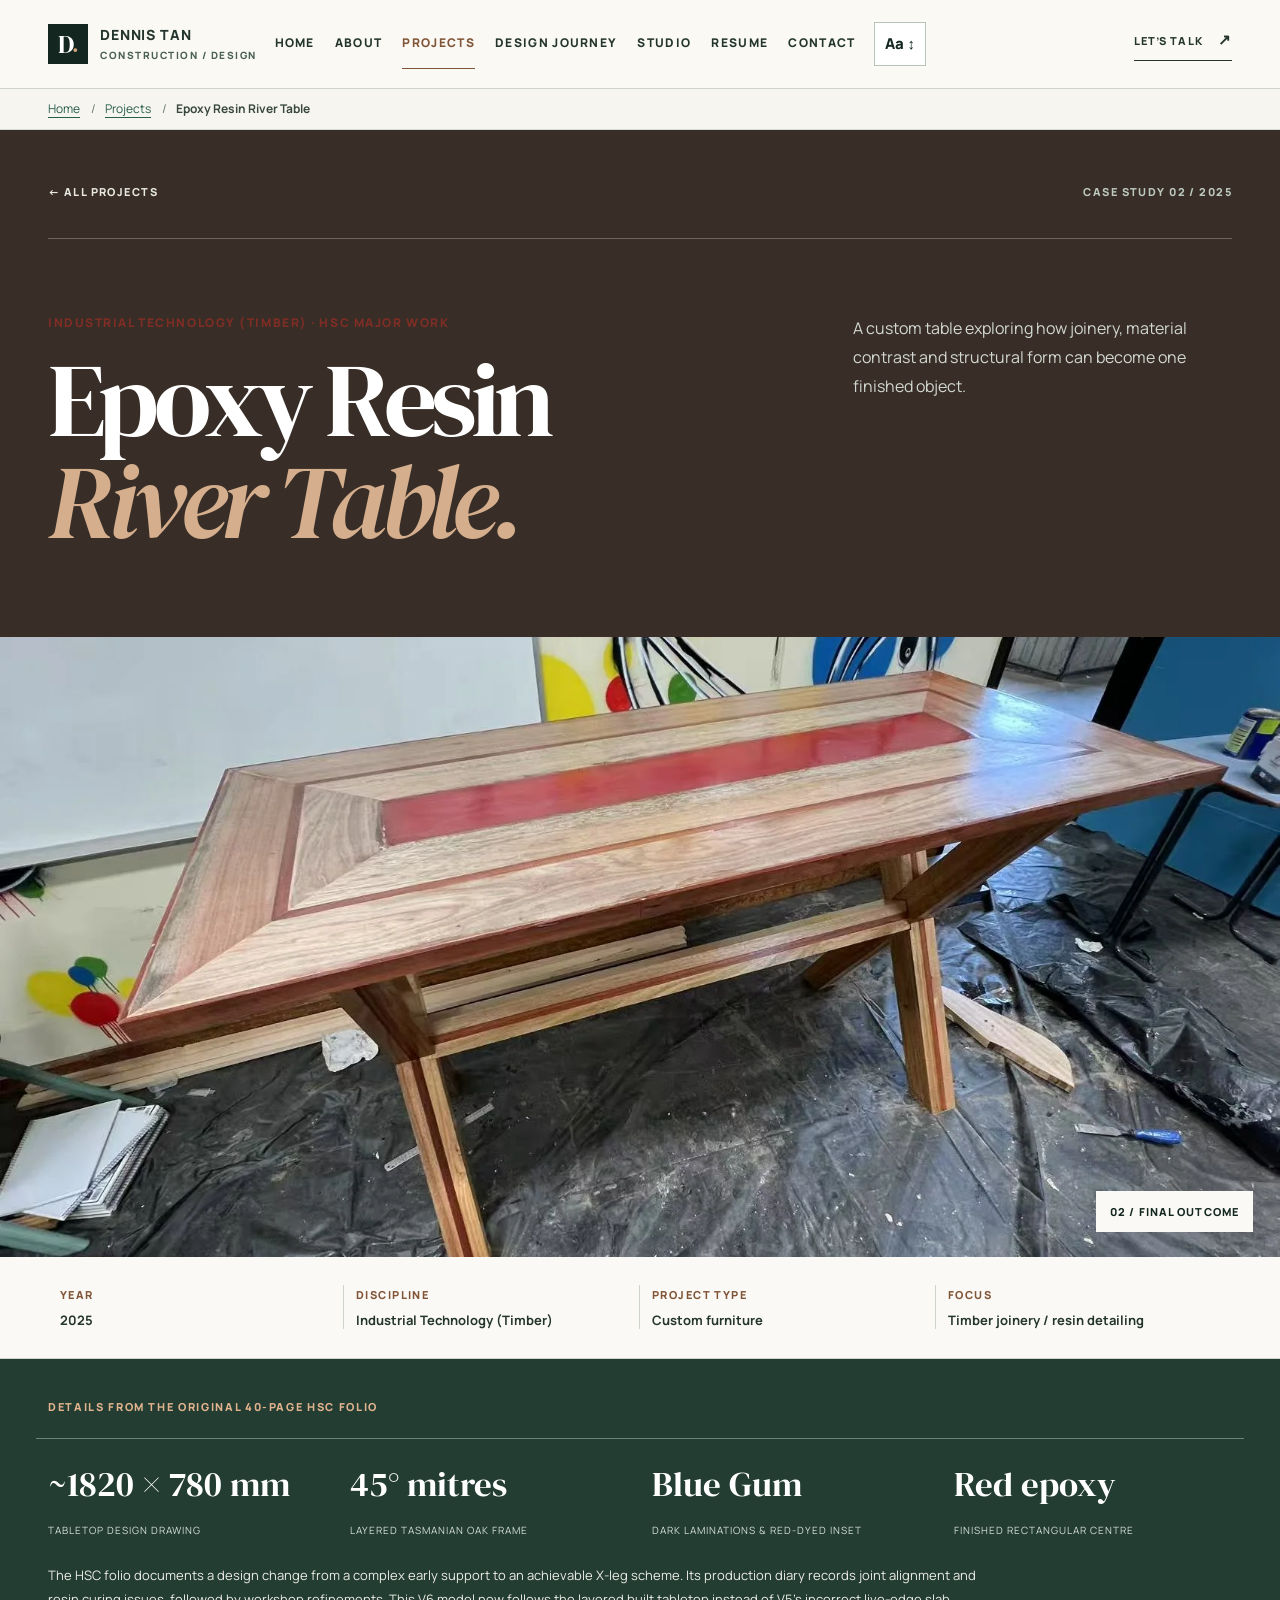
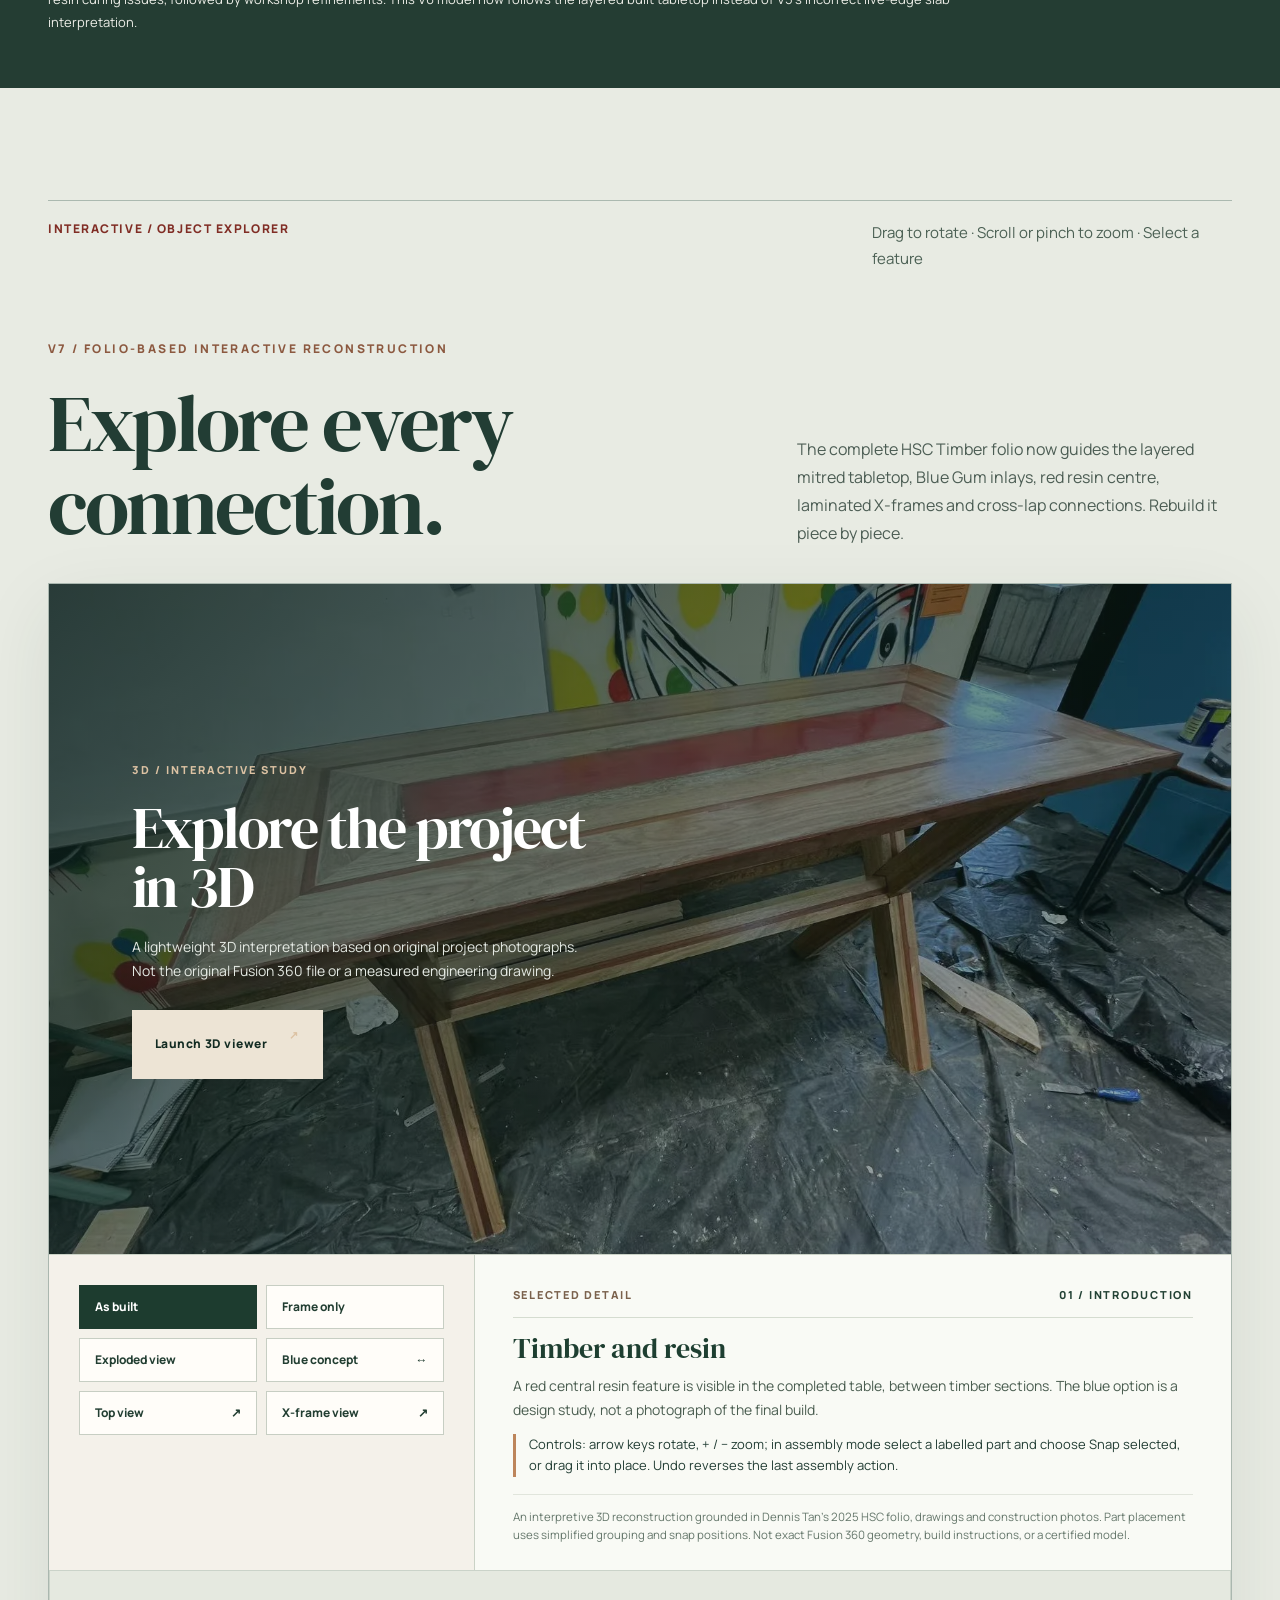
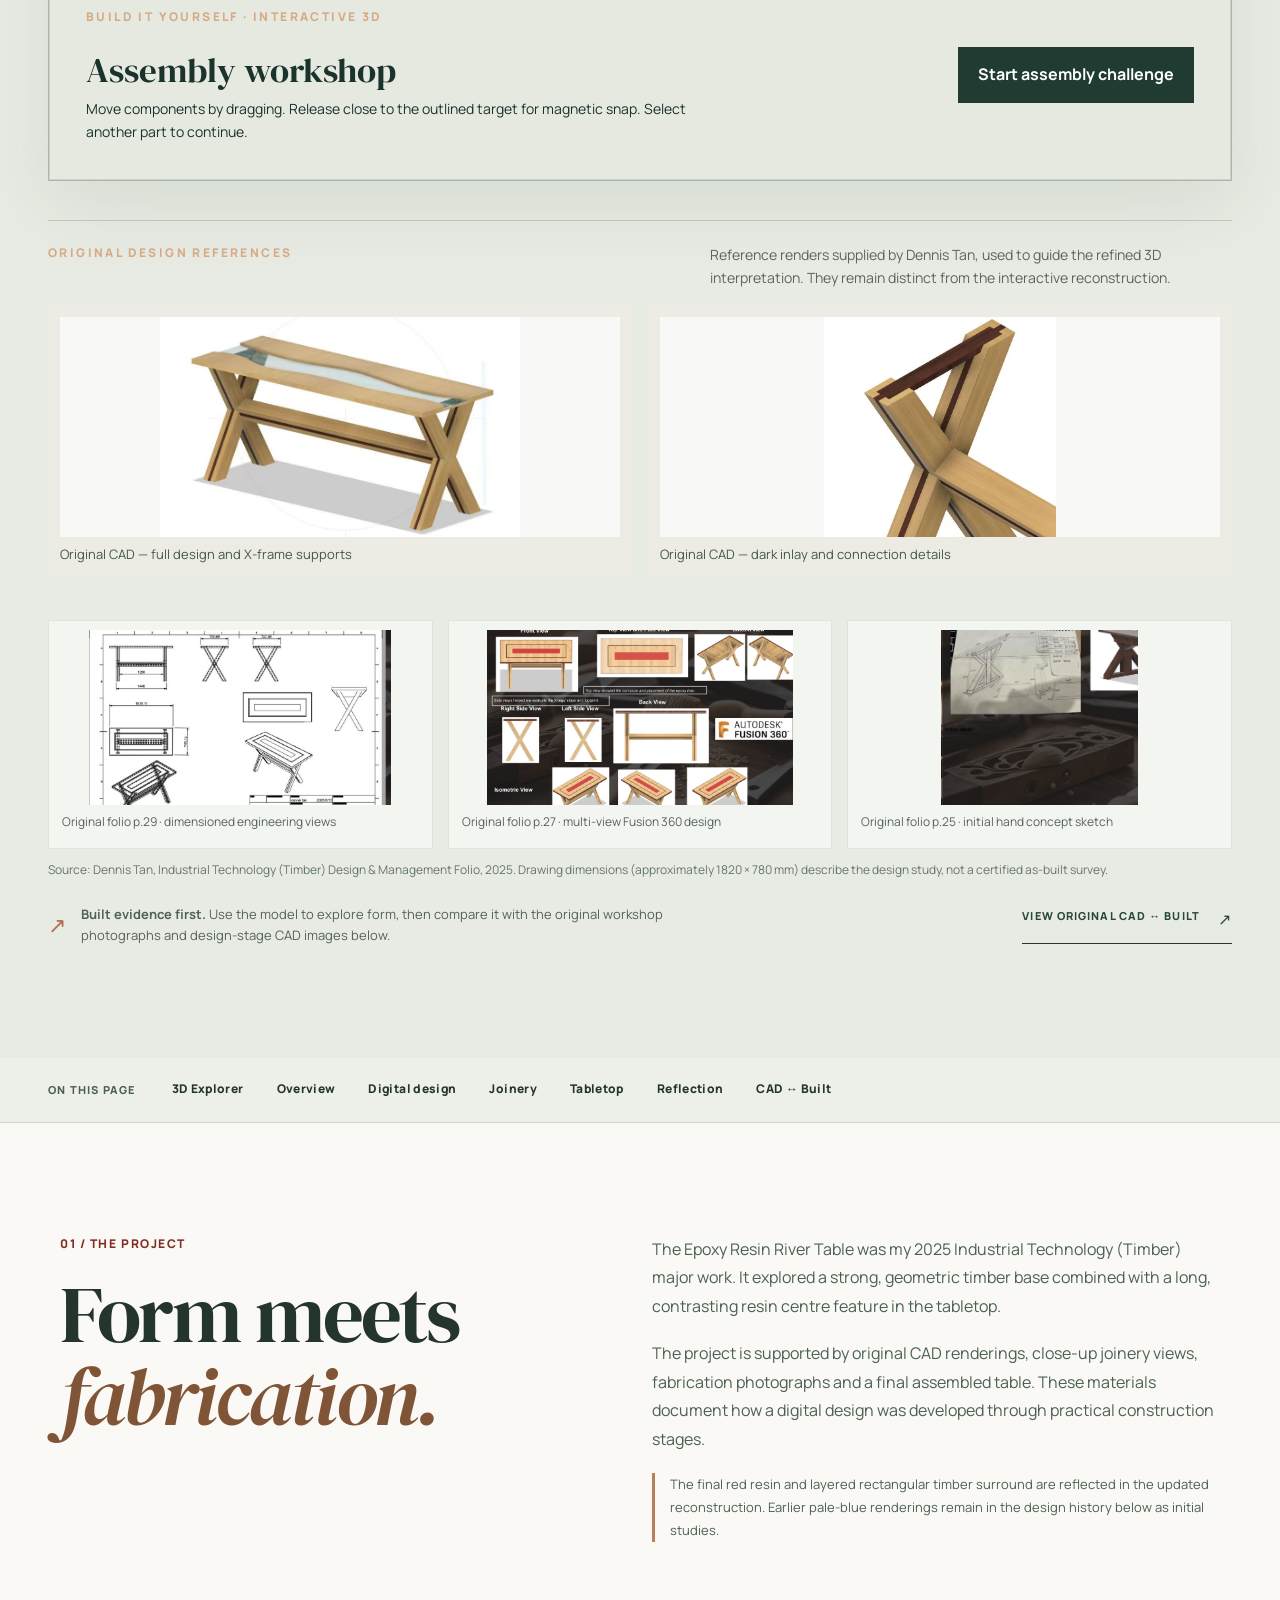
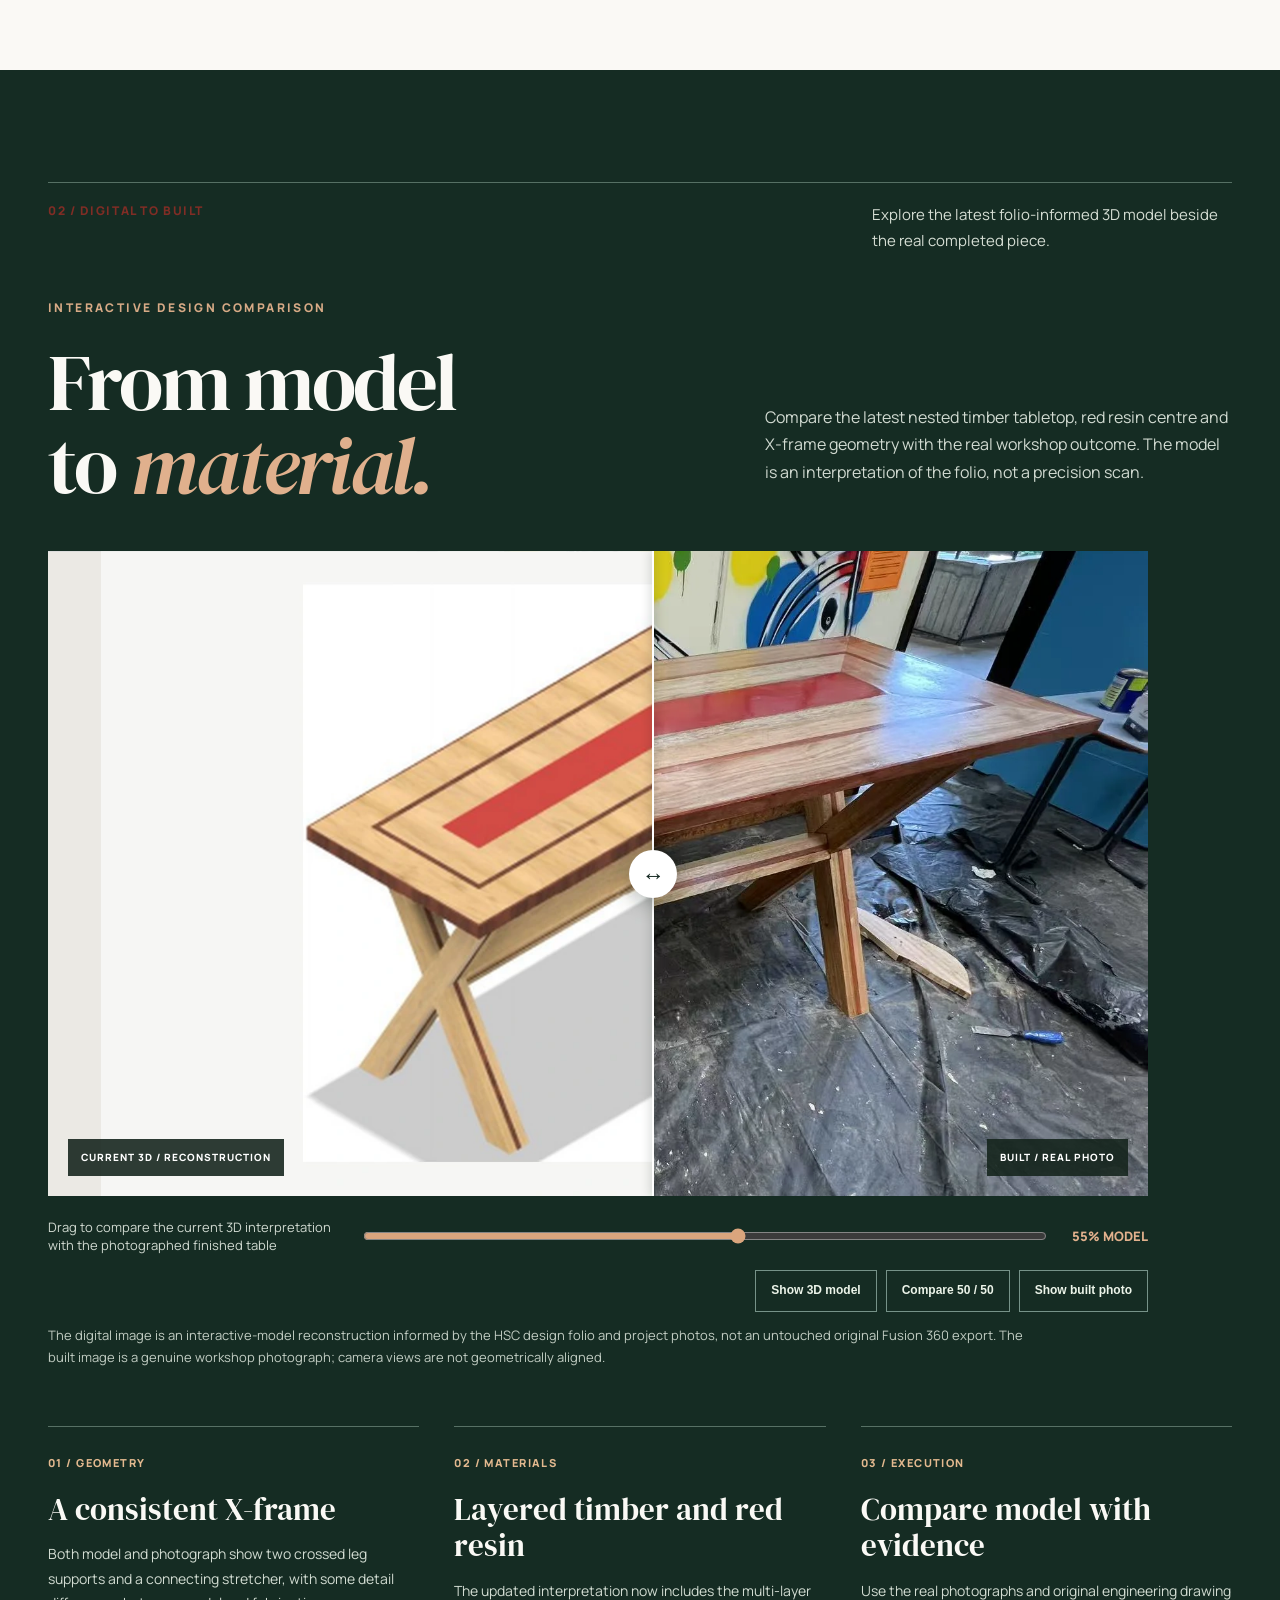
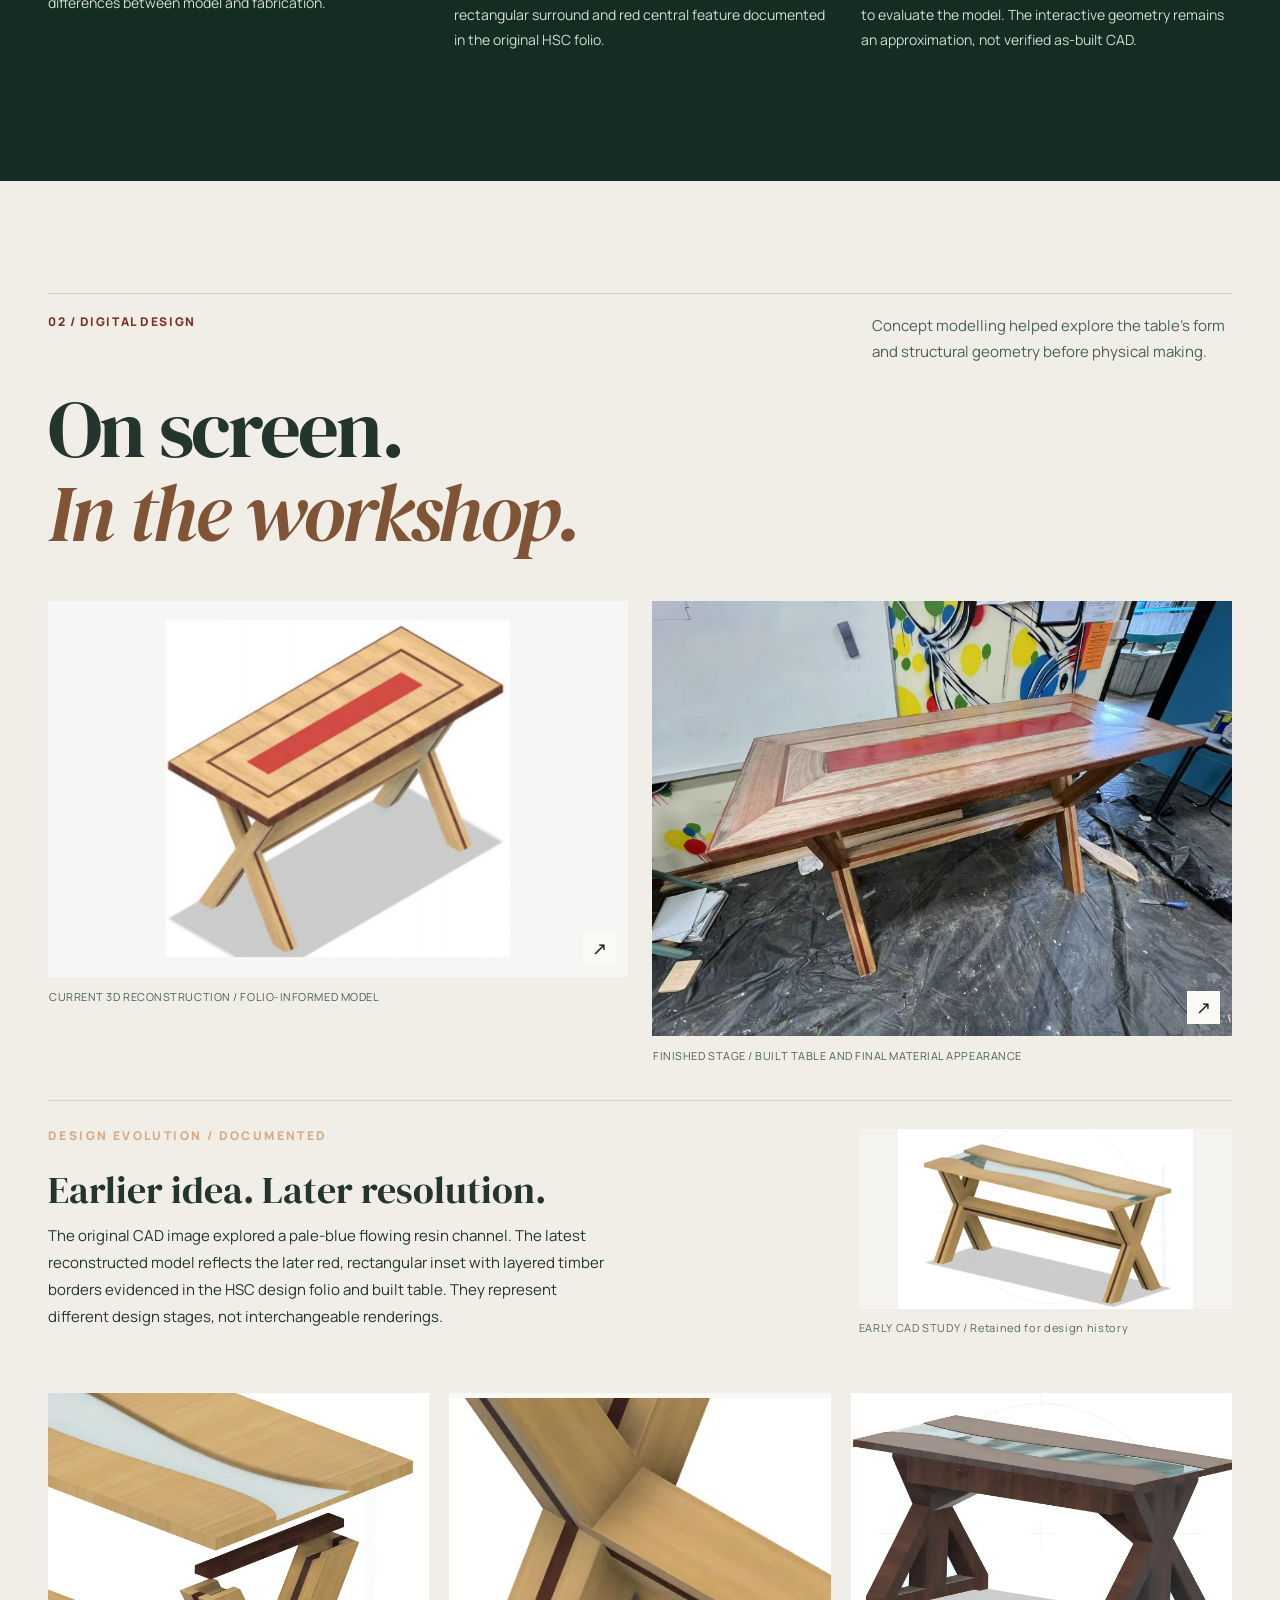
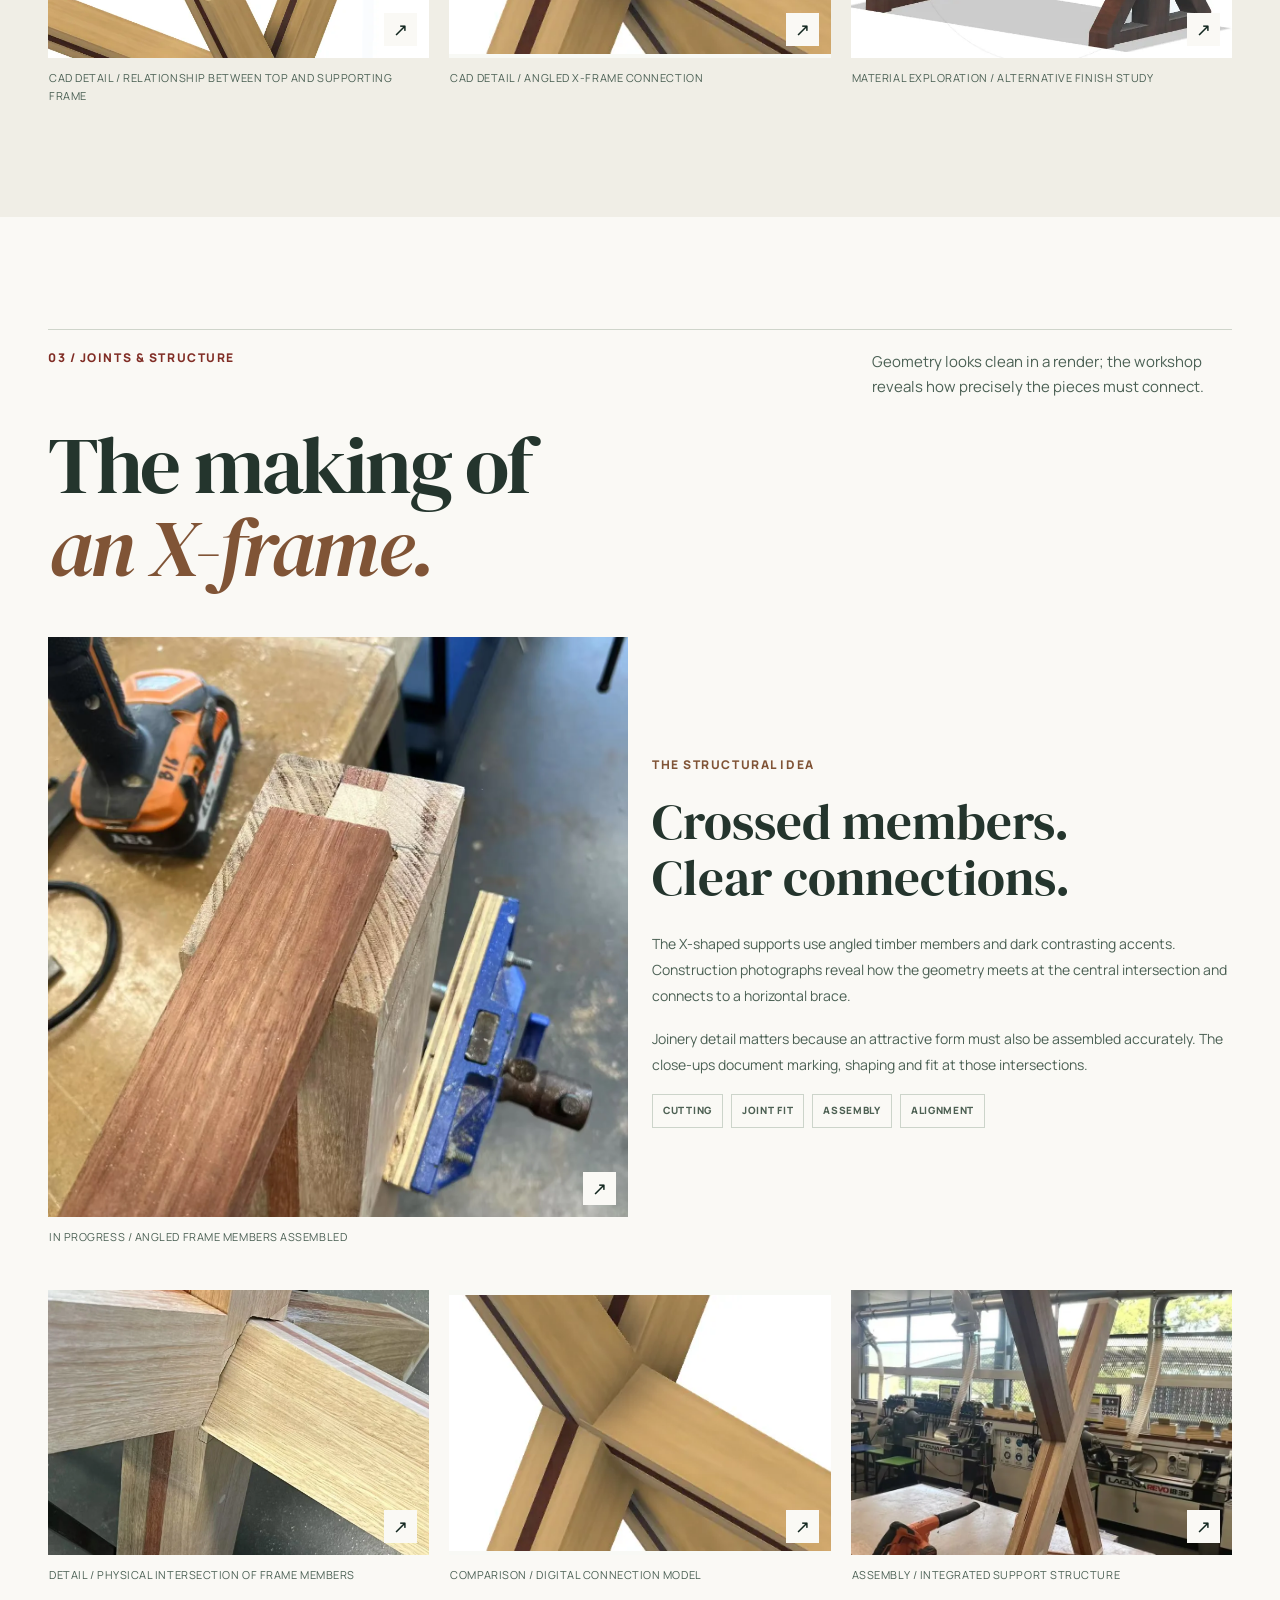
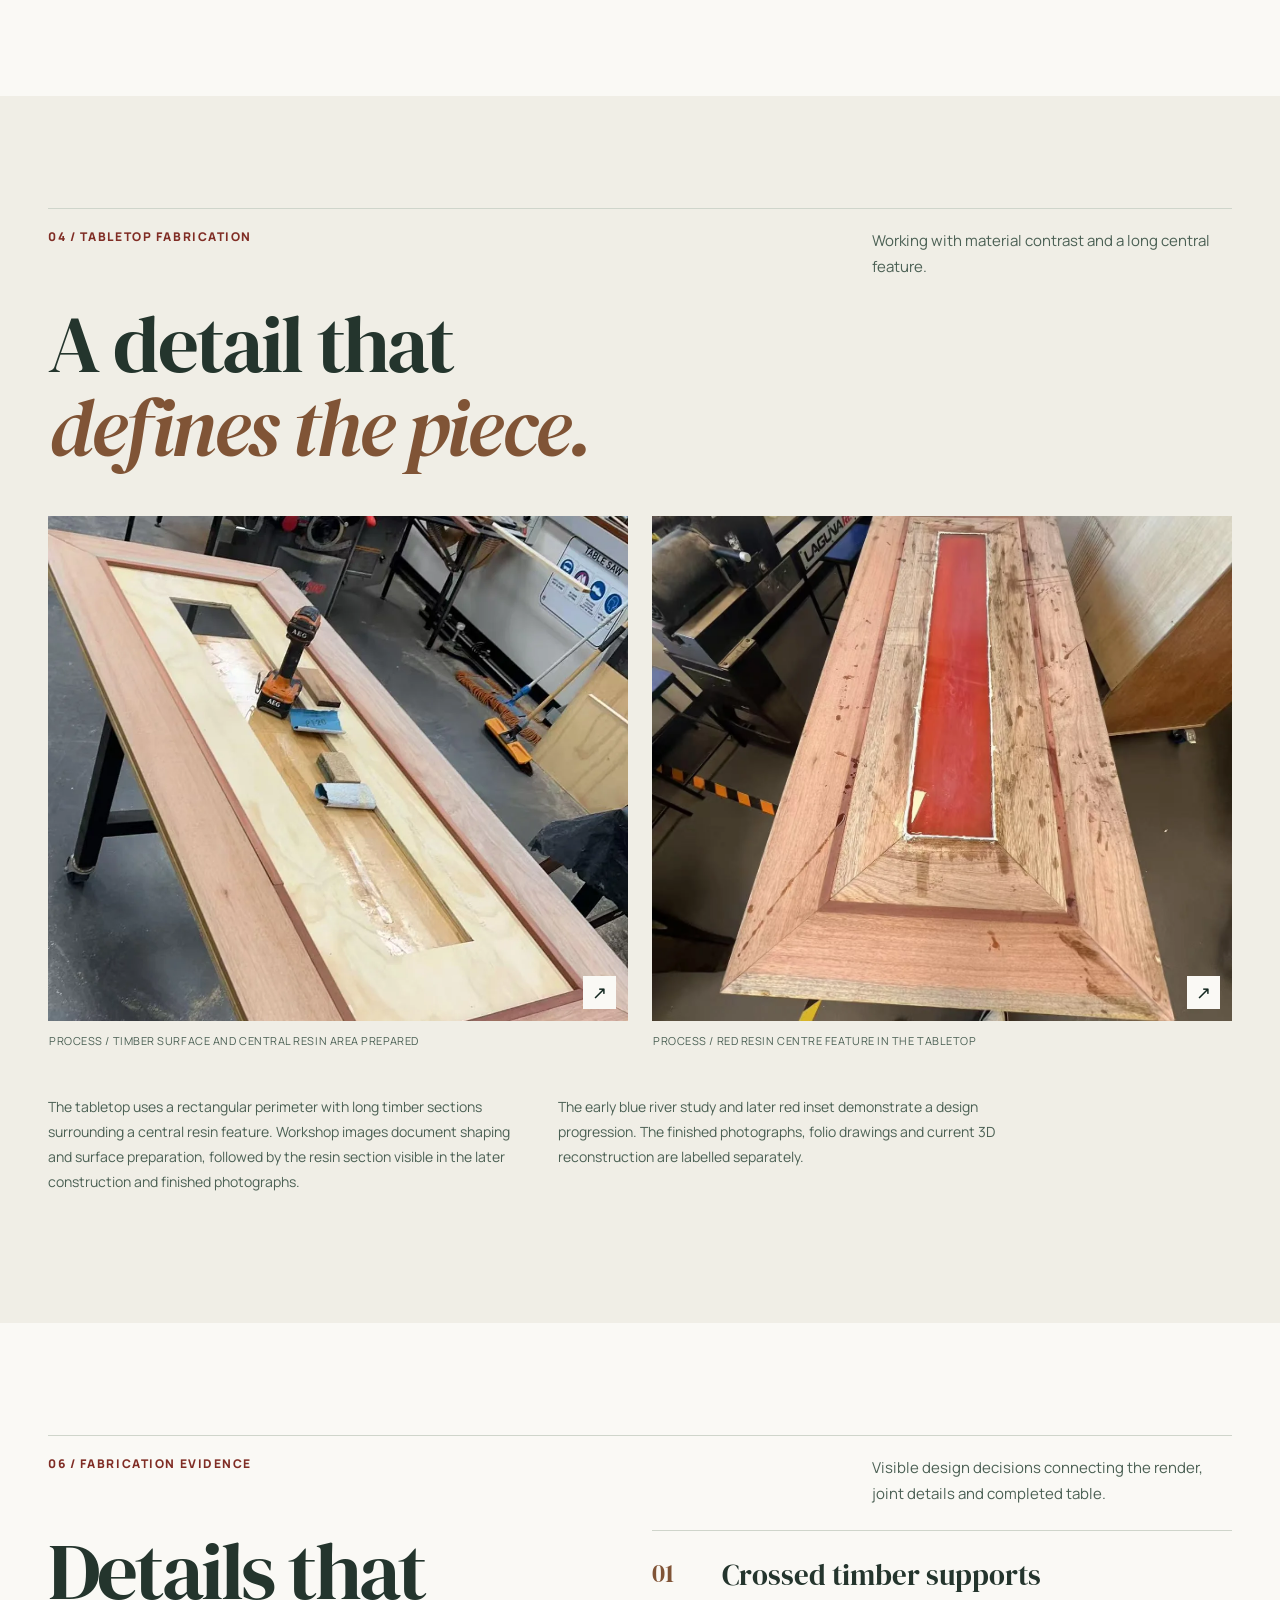
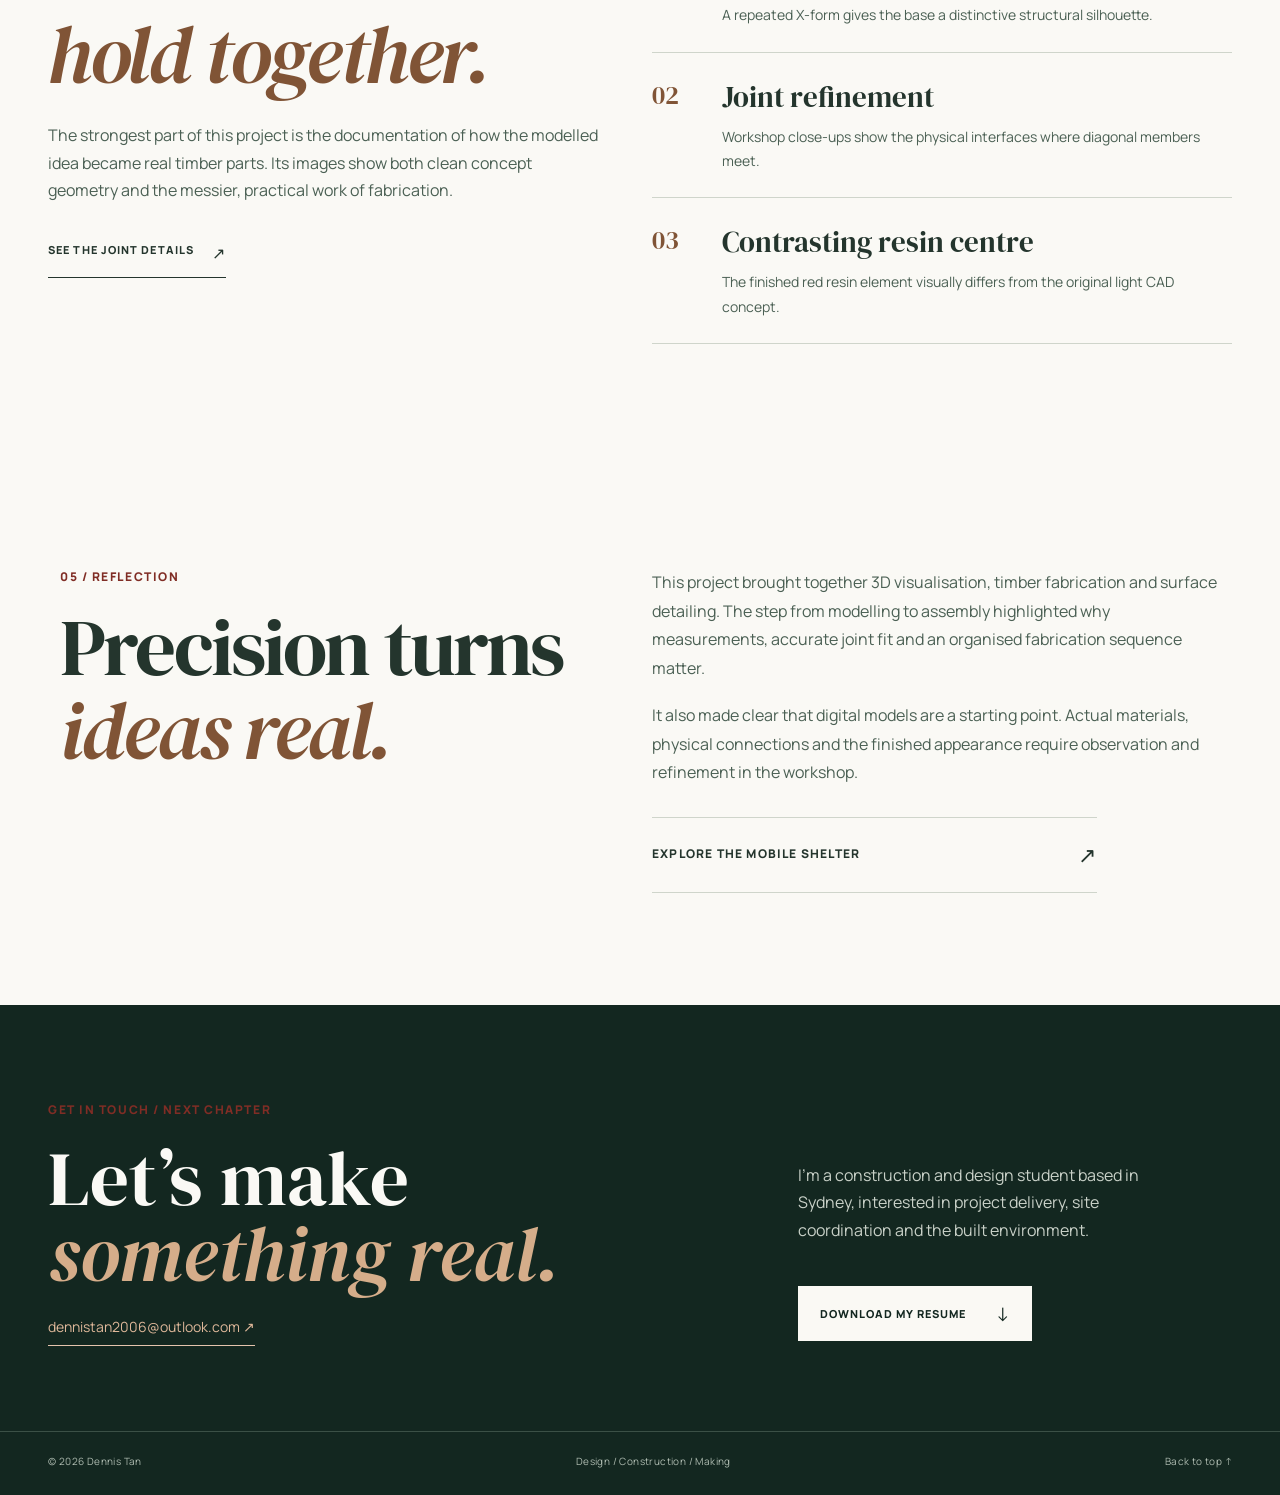
<file: river-table.html>
<!DOCTYPE html>
<html lang="en-AU">
<head>
<meta charset="utf-8"/>
<meta content="width=device-width, initial-scale=1" name="viewport"/>
<meta content="Epoxy Resin River Table Industrial Technology major work: CAD design, timber joinery, resin detail and completed table." name="description"/>
<meta content="Dennis Tan" name="author"/>
<meta content="#142721" name="theme-color"/>
<title>
   Epoxy Resin River Table | Dennis Tan — Building Design &amp; Construction
  </title>
<link href="assets/favicon/favicon.svg" rel="icon" type="image/svg+xml"/>
<link href="https://fonts.googleapis.com" rel="preconnect"/>
<link crossorigin="" href="https://fonts.gstatic.com" rel="preconnect"/>
<link href="https://fonts.googleapis.com/css2?family=DM+Serif+Display:ital@0;1&amp;family=Manrope:wght@400;500;600;700;800&amp;display=swap" rel="stylesheet"/>
<link href="assets/css/bootstrap.min.css" rel="stylesheet"/>
<link href="assets/css/style.css" rel="stylesheet"/>
<link href="assets/css/v9-polish.css" rel="stylesheet"/>
<meta content="light" name="color-scheme"/>
<meta content="Epoxy Resin River Table | Dennis Tan — Building Design &amp; Construction" property="og:title"/><meta content="website" property="og:type"/><meta content="Epoxy Resin River Table Industrial Technology major work: CAD design, timber joinery, resin detail and completed table." property="og:description"/><link href="assets/css/v10-final.css" rel="stylesheet"/></head>
<body class="page-river" id="top">
<a class="skip-link" href="#main">
   Skip to main content
  </a>
<header class="header">
<div class="shell header-grid">
<a aria-label="Dennis Tan, homepage" class="wordmark" href="index.html">
<span class="logo-square">
      D
      <span class="logo-dot">
       .
      </span>
</span>
<span class="wordmark-text">
      DENNIS TAN
      <small>
       CONSTRUCTION / DESIGN
      </small>
</span>
</a>
<button aria-controls="primary-navigation" aria-expanded="false" aria-label="Toggle navigation" class="nav-trigger" type="button">
<span>
</span>
<span>
</span>
<span class="nav-trigger-word">
      MENU
     </span>
</button>
<nav aria-label="Primary navigation">
<ul class="navigation" id="primary-navigation">
<li>
<a href="index.html">
        Home
       </a>
</li>
<li>
<a href="about.html">
        About
       </a>
</li>
<li>
<a aria-current="page" href="projects.html">
        Projects
       </a>
</li>
<li>
<a href="process.html">
        Design Journey
       </a>
</li>
<li>
<a href="studio.html">
        Studio
       </a>
</li>
<li>
<a href="resume.html">
        Resume
       </a>
</li>
<li>
<a href="contact.html">
        Contact
       </a>
</li>
</ul>
</nav>
<div class="reading-widget">
<button aria-controls="reading-panel" aria-expanded="false" aria-label="Adjust site-wide text size" class="reading-button" id="reading-toggle" type="button">
      Aa
      <span aria-hidden="true">
       ↕
      </span>
</button>
<div class="reading-panel" hidden="" id="reading-panel">
<strong>
       Reading comfort
      </strong>
<p>
       Adjust the size of text across the website. Your choice will be remembered on this device.
      </p>
<div class="reading-row">
<label for="reading-slider">
        Text size
       </label>
<output aria-live="polite" for="reading-slider" id="reading-value">
        100%
       </output>
</div>
<input aria-label="Text size percentage" class="reading-range" id="reading-slider" max="130" min="100" step="5" type="range" value="100"/>
<button class="reading-reset" id="reading-reset" type="button">
       Reset to 100%
      </button>
</div>
</div>
<a class="header-contact" href="mailto:dennistan2006@outlook.com">
     LET’S TALK
     <span aria-hidden="true">
      ↗
     </span>
</a>
</div>
<div aria-hidden="true" class="reading-progress"><span class="reading-progress-fill"></span></div></header>
<main id="main"><nav aria-label="Breadcrumb" class="project-breadcrumb"><div class="shell"><ol><li><a href="index.html">Home</a></li><li><a href="projects.html">Projects</a></li><li aria-current="page">Epoxy Resin River Table</li></ol></div></nav>
<section class="case-heading table-heading">
<div class="shell">
<div class="case-kicker">
<a href="projects.html">
       ← ALL PROJECTS
      </a>
<span>
       CASE STUDY 02 / 2025
      </span>
</div>
<div class="case-title-grid row g-4 v9-bootstrap-grid">
<div class="col-12 col-lg-8">
<span class="eyebrow light">
        INDUSTRIAL TECHNOLOGY (TIMBER) · HSC MAJOR WORK
       </span>
<h1>
        Epoxy Resin
        <br/>
<em>
         River Table.
        </em>
</h1>
</div>
<p class="col-12 col-lg-4">
       A custom table exploring how joinery, material contrast and structural form can become one finished object.
      </p>
</div>
</div>
</section>
<div class="wide-case-photo wide-table-photo">
<img alt="Finished table with reddish epoxy centre feature and timber X-frame support" class="" decoding="async" height="1276" loading="lazy" src="assets/images/table-final.webp" width="1702"/>
<div class="photo-side-label">
     02 / FINAL OUTCOME
    </div>
</div>
<section class="case-meta">
<div class="shell meta-four row g-4 v9-bootstrap-grid">
<div class="col-6 col-lg-3">
<span>
       YEAR
      </span>
<strong>
       2025
      </strong>
</div>
<div class="col-6 col-lg-3">
<span>
       DISCIPLINE
      </span>
<strong>
       Industrial Technology (Timber)
      </strong>
</div>
<div class="col-6 col-lg-3">
<span>
       PROJECT TYPE
      </span>
<strong>
       Custom furniture
      </strong>
</div>
<div class="col-6 col-lg-3">
<span>
       FOCUS
      </span>
<strong>
       Timber joinery / resin detailing
      </strong>
</div>
</div>
</section>
<section class="folio-keypoints">
<div class="shell">
<span class="microline">
      DETAILS FROM THE ORIGINAL 40-PAGE HSC FOLIO
     </span>
<div class="folio-key-grid row g-4 v9-bootstrap-grid">
<article class="col-12 col-sm-6 col-lg-3">
<strong>
        ~1820 × 780 mm
       </strong>
<span>
        TABLETOP DESIGN DRAWING
       </span>
</article>
<article class="col-12 col-sm-6 col-lg-3">
<strong>
        45° mitres
       </strong>
<span>
        LAYERED TASMANIAN OAK FRAME
       </span>
</article>
<article class="col-12 col-sm-6 col-lg-3">
<strong>
        Blue Gum
       </strong>
<span>
        DARK LAMINATIONS &amp; RED-DYED INSET
       </span>
</article>
<article class="col-12 col-sm-6 col-lg-3">
<strong>
        Red epoxy
       </strong>
<span>
        FINISHED RECTANGULAR CENTRE
       </span>
</article>
</div>
<p class="folio-note">
      The HSC folio documents a design change from a complex early support to an achievable X-leg scheme. Its production diary records joint alignment and resin curing issues, followed by workshop refinements. This V6 model now follows the layered built tabletop instead of V5's incorrect live-edge slab interpretation.
     </p>
</div>
</section>
<section aria-labelledby="viewer-heading" class="section model-experience" id="interactive-3d">
<div class="shell">
<div class="section-top">
<span class="eyebrow">
<b>
        INTERACTIVE
       </b>
       / OBJECT EXPLORER
      </span>
<p>
       Drag to rotate · Scroll or pinch to zoom · Select a feature
      </p>
</div>
<div class="model-intro">
<div>
<span class="microline">
        V7 / FOLIO-BASED INTERACTIVE RECONSTRUCTION
       </span>
<h2 class="display" id="viewer-heading">
        Explore every connection.
       </h2>
</div>
<p>
       The complete HSC Timber folio now guides the layered mitred tabletop, Blue Gum inlays, red resin centre, laminated X-frames and cross-lap connections. Rebuild it piece by piece.
      </p>
</div>
<div class="model-explorer" data-model="table">
<div aria-describedby="v9-3d-usage" aria-label="Interactive 3D timber resin table model; drag to orbit, use arrow keys to rotate, plus and minus to zoom" class="model-stage" role="group" tabindex="0">
<canvas aria-label="3D rendered reconstruction of the resin table" class="model-canvas" height="680" width="1150">
</canvas>
<div aria-hidden="true" class="assembly-target" hidden="">
<span>
         SNAP HERE
        </span>
</div>
<div aria-hidden="true" class="assembly-picked" hidden="">
</div>
<div class="model-start" style="background-image:linear-gradient(135deg,rgba(14,35,29,.84),rgba(14,35,29,.25)),url('assets/images/table-final.webp')">
<div>
<span>
          3D / INTERACTIVE STUDY
         </span>
<strong>
          Explore the project in 3D
         </strong>
<p>
          A lightweight 3D interpretation based on original project photographs. Not the original Fusion 360 file or a measured engineering drawing.
         </p>
<button class="model-launch" type="button">
          Launch 3D viewer
          <span aria-hidden="true">
           ↗
          </span>
</button>
</div>
</div>
<div aria-label="3D feature markers" class="model-hotspots">
</div>
<div aria-hidden="true" class="model-axis">
        360° / ORBIT
       </div>
<div class="model-stage-tools">
<button data-action="reset" title="Reset camera view" type="button">
         ↺
         <span>
          Reset
         </span>
</button>
<button aria-pressed="false" data-action="auto" title="Toggle auto rotation" type="button">
         ⟳
         <span>
          Auto rotate
         </span>
</button>
<button data-action="fullscreen" title="Toggle fullscreen" type="button">
         ⛶
         <span>
          Expand
         </span>
</button>
</div>
<div class="model-fallback" hidden="">
<p>
         3D graphics are unavailable in this browser. The original project photograph is shown instead.
        </p>
<img alt="Photograph of the actual project" decoding="async" height="1276" loading="lazy" src="assets/images/table-final.webp" width="1702"/>
</div>
<div aria-label="3D assembly controls" class="assembly-dock" hidden="">
<div class="dock-head">
<span>
          BUILD LAB ·
          <b class="dock-count">
           0/5
          </b>
</span>
<button aria-label="Exit assembly" data-assembly-dock="close" type="button">
          ✕
         </button>
</div>
<div aria-label="Select a component to drag" class="dock-parts" role="group">
</div>
<div class="dock-actions">
<button aria-label="Undo the last assembly action" data-assembly-dock="undo" disabled="disabled" type="button">
          Undo
         </button>
<button data-assembly-dock="snap" type="button">
          Snap piece
         </button>
<button data-assembly-dock="detach" type="button">
          Detach
         </button>
<button aria-pressed="false" data-assembly-dock="orbit" type="button">
          Orbit
         </button>
</div>
</div>
</div>
<div class="model-console">
<div aria-label="Model display controls" class="model-controls" role="group">
<button aria-pressed="true" data-mode="exterior" type="button">
         As built
        </button>
<button aria-pressed="false" data-mode="structure" type="button">
         Frame only
        </button>
<button aria-pressed="false" data-mode="explode" type="button">
         Exploded view
        </button>
<button aria-pressed="false" data-action="colour" type="button">
         Blue concept
         <span aria-hidden="true">
          ↔
         </span>
</button>
<button data-view="top" type="button">
         Top view
         <span aria-hidden="true">
          ↗
         </span>
</button>
<button data-view="end" type="button">
         X-frame view
         <span aria-hidden="true">
          ↗
         </span>
</button>
</div>
<div class="model-info">
<div class="model-info-label">
         SELECTED DETAIL
         <span class="model-active-name">
          01 / INTRODUCTION
         </span>
</div>
<div aria-live="polite" class="model-info-copy">
<strong>
          Timber and resin
         </strong>
<p>
          A red central resin feature is visible in the completed table, between timber sections. The blue option is a design study, not a photograph of the final build.
         </p>
</div>
<p class="model-keyboard-hint" id="v9-3d-usage">
         Controls: arrow keys rotate, + / − zoom; in assembly mode select a labelled part and choose Snap selected, or drag it into place. Undo reverses the last assembly action.
        </p>
<p class="model-disclaimer">
         An interpretive 3D reconstruction grounded in Dennis Tan’s 2025 HSC folio, drawings and construction photos. Part placement uses simplified grouping and snap positions. Not exact Fusion 360 geometry, build instructions, or a certified model.
        </p>
</div>
</div>
<div aria-label="Interactive manual assembly challenge" class="assembly-lab">
<div class="assembly-header">
<div>
<span class="microline">
          BUILD IT YOURSELF · INTERACTIVE 3D
         </span>
<h3>
          Assembly workshop
         </h3>
<p>
          Move components by dragging. Release close to the outlined target for magnetic snap. Select another part to continue.
         </p>
</div>
<button class="assembly-primary" data-assembly="toggle" type="button">
         Start assembly challenge
        </button>
</div>
<div class="assembly-workspace">
<div class="assembly-toolbar">
<span aria-live="polite" class="assembly-progress">
          0 / 5 components placed
         </span>
<button aria-pressed="false" data-assembly="orbit" type="button">
          Orbit camera
         </button>
<button data-assembly="snap" type="button">
          Snap selected
         </button>
<button aria-label="Undo last completed assembly action" data-assembly="undo" disabled="disabled" type="button">
          Undo last action
         </button>
<button data-assembly="back" type="button">
          Detach selected
         </button>
<button data-assembly="reset" type="button">
          Restart
         </button>
</div>
<div aria-label="Choose 3D component" class="assembly-parts" role="group">
</div>
<p aria-live="polite" class="assembly-message">
         Explore the complete model or rebuild it yourself.
        </p>
<p aria-live="polite" class="assembly-next-step">
         Start the workshop to reveal the first component.
        </p>
<p class="assembly-help">
         Tip: select a part, then drag directly in the 3D scene. Use Orbit camera to change your view. Keyboard users can select a component and choose Snap selected. Assembly is illustrative, not a construction instruction.
        </p>
</div>
</div>
</div>
<div class="source-ref-strip">
<div class="source-ref-head">
<span class="microline">
        ORIGINAL DESIGN REFERENCES
       </span>
<p>
        Reference renders supplied by Dennis Tan, used to guide the refined 3D interpretation. They remain distinct from the interactive reconstruction.
       </p>
</div>
<div class="source-ref-grid">
<figure>
<img alt="Original CAD — full design and X-frame supports" decoding="async" height="486" loading="lazy" src="assets/images/table-source-full.jpg" width="797"/>
<figcaption>
         Original CAD — full design and X-frame supports
        </figcaption>
</figure>
<figure>
<img alt="Original CAD — dark inlay and connection details" decoding="async" height="668" loading="lazy" src="assets/images/table-source-joint.jpg" width="703"/>
<figcaption>
         Original CAD — dark inlay and connection details
        </figcaption>
</figure>
</div>
</div>
<div class="folio-drawing-grid">
<figure>
<a href="assets/images/table-engineering.jpg" rel="noopener" target="_blank">
<img alt="Original folio p.29 · dimensioned engineering views" decoding="async" height="1023" loading="lazy" src="assets/images/table-engineering.jpg" width="1766"/>
</a>
<figcaption>
        Original folio p.29 · dimensioned engineering views
       </figcaption>
</figure>
<figure>
<a href="assets/images/table-concept-views.jpg" rel="noopener" target="_blank">
<img alt="Original folio p.27 · multi-view Fusion 360 design" decoding="async" height="1056" loading="lazy" src="assets/images/table-concept-views.jpg" width="1849"/>
</a>
<figcaption>
        Original folio p.27 · multi-view Fusion 360 design
       </figcaption>
</figure>
<figure>
<a href="assets/images/table-initial-sketch.jpg" rel="noopener" target="_blank">
<img alt="Original folio p.25 · initial hand concept sketch" decoding="async" height="809" loading="lazy" src="assets/images/table-initial-sketch.jpg" width="908"/>
</a>
<figcaption>
        Original folio p.25 · initial hand concept sketch
       </figcaption>
</figure>
</div>
<p class="folio-source-note">
      Source: Dennis Tan, Industrial Technology (Timber) Design &amp; Management Folio, 2025. Drawing dimensions (approximately 1820 × 780 mm) describe the design study, not a certified as-built survey.
     </p>
<div class="model-after">
<div>
<span class="model-after-icon">
        ↗
       </span>
<p>
<strong>
         Built evidence first.
        </strong>
        Use the model to explore form, then compare it with the original workshop photographs and design-stage CAD images below.
       </p>
</div>
<a class="rule-link" href="#comparison">
       VIEW ORIGINAL CAD ↔ BUILT
       <span aria-hidden="true">
        ↗
       </span>
</a>
</div>
</div>
</section>
<nav aria-label="Project sections" class="chapter-nav">
<div class="shell">
<span>
      ON THIS PAGE
     </span>
<a href="#interactive-3d">
      3D Explorer
     </a>
<a href="#overview">
      Overview
     </a>
<a href="#design">
      Digital design
     </a>
<a href="#joinery">
      Joinery
     </a>
<a href="#tabletop">
      Tabletop
     </a>
<a href="#reflection">
      Reflection
     </a>
<a href="#comparison">
      CAD ↔ Built
     </a>
</div>
</nav>
<section class="section" id="overview">
<div class="shell editorial-intro row g-4 v9-bootstrap-grid">
<div class="col-12 col-lg-6">
<span class="eyebrow">
<b>
        01
       </b>
       / THE PROJECT
      </span>
<h2 class="display">
       Form meets
       <br/>
<em>
        fabrication.
       </em>
</h2>
</div>
<div class="body-lead col-12 col-lg-6">
<p>
       The Epoxy Resin River Table was my 2025 Industrial Technology (Timber) major work. It explored a strong, geometric timber base combined with a long, contrasting resin centre feature in the tabletop.
      </p>
<p>
       The project is supported by original CAD renderings, close-up joinery views, fabrication photographs and a final assembled table. These materials document how a digital design was developed through practical construction stages.
      </p>
<p class="soft-note">
       The final red resin and layered rectangular timber surround are reflected in the updated reconstruction. Earlier pale-blue renderings remain in the design history below as initial studies.
      </p>
</div>
</div>
</section>
<section aria-labelledby="compare-table-heading" class="section compare-section" id="comparison">
<div class="shell">
<div class="section-top">
<span class="eyebrow">
<b>
        02
       </b>
       / DIGITAL TO BUILT
      </span>
<p>
       Explore the latest folio-informed 3D model beside the real completed piece.
      </p>
</div>
<div class="compare-heading">
<div>
<span class="microline">
        INTERACTIVE DESIGN COMPARISON
       </span>
<h2 class="display" id="compare-table-heading">
        From model
        <br/>
        to
        <em>
         material.
        </em>
</h2>
</div>
<p>
       Compare the latest nested timber tabletop, red resin centre and X-frame geometry with the real workshop outcome. The model is an interpretation of the folio, not a precision scan.
      </p>
</div>
<figure class="compare-module" data-compare="" data-compare-term="MODEL">
<div class="compare-frame">
<img alt="Finished timber table with red resin feature" class="compare-built" decoding="async" height="1276" loading="lazy" src="assets/images/table-final.webp" width="1702"/>
<div class="compare-concept" style="clip-path:inset(0 50% 0 0)">
<img alt="Latest 3D reconstructed table with red rectangular resin insert, nested timber borders and crossed leg supports" decoding="async" height="830" loading="lazy" src="assets/images/table-current-3d.webp" width="1280"/>
</div>
<span class="compare-flag compare-flag-left">
        CURRENT 3D / RECONSTRUCTION
       </span>
<span class="compare-flag compare-flag-right">
        BUILT / REAL PHOTO
       </span>
<span aria-hidden="true" class="compare-divider">
<span>
         ↔
        </span>
</span>
</div>
<div class="compare-controller">
<label for="compare-table">
        Drag to compare the current 3D interpretation with the photographed finished table
       </label>
<input aria-label="Compare latest red-resin 3D table reconstruction on the left with actual completed timber table photograph on the right" aria-valuetext="55 percent CAD view" class="compare-range" id="compare-table" max="100" min="0" type="range" value="55"/>
<output class="compare-value" for="compare-table">
        55% MODEL
       </output>
</div>
<div aria-label="Comparison quick views" class="compare-jump" role="group">
<button class="compare-jump-button" data-compare-set="100" type="button">
        Show 3D model
       </button>
<button class="compare-jump-button" data-compare-set="50" type="button">
        Compare 50 / 50
       </button>
<button class="compare-jump-button" data-compare-set="0" type="button">
        Show built photo
       </button>
</div>
<figcaption class="compare-note">
       The digital image is an interactive-model reconstruction informed by the HSC design folio and project photos, not an untouched original Fusion 360 export. The built image is a genuine workshop photograph; camera views are not geometrically aligned.
      </figcaption>
</figure>
<div class="compare-insights">
<article>
<span>
        01 / GEOMETRY
       </span>
<h3>
        A consistent X-frame
       </h3>
<p>
        Both model and photograph show two crossed leg supports and a connecting stretcher, with some detail differences between model and fabrication.
       </p>
</article>
<article>
<span>
        02 / MATERIALS
       </span>
<h3>
        Layered timber and red resin
       </h3>
<p>
        The updated interpretation now includes the multi-layer rectangular surround and red central feature documented in the original HSC folio.
       </p>
</article>
<article>
<span>
        03 / EXECUTION
       </span>
<h3>
        Compare model with evidence
       </h3>
<p>
        Use the real photographs and original engineering drawing to evaluate the model. The interactive geometry remains an approximation, not verified as-built CAD.
       </p>
</article>
</div>
</div>
</section>
<section class="section tint" id="design">
<div class="shell">
<div class="section-top">
<span class="eyebrow">
<b>
        02
       </b>
       / DIGITAL DESIGN
      </span>
<p>
       Concept modelling helped explore the table's form and structural geometry before physical making.
      </p>
</div>
<h2 class="display margin-bottom">
      On screen.
      <br/>
<em>
       In the workshop.
      </em>
</h2>
<div class="cad-built row g-4 v9-bootstrap-grid">
<div class="col-12 col-md-6">
<figure class="image-frame">
<button aria-label="Enlarge current 3D reconstruction with red resin and layered timber tabletop" class="zoom-image" data-gallery-caption="CURRENT RECONSTRUCTION / Red resin and layered tabletop" data-gallery-src="assets/images/table-current-3d.webp" type="button">
<img alt="Latest three-dimensional interpretation of finished table with red resin, nested timber borders and X-shaped timber legs" class="" decoding="async" height="830" loading="lazy" src="assets/images/table-current-3d.webp" width="1280"/>
<span aria-hidden="true" class="corner-mark">
          ↗
         </span>
</button>
<figcaption>
         CURRENT 3D RECONSTRUCTION / Folio-informed model
        </figcaption>
</figure>
</div>
<div class="col-12 col-md-6">
<figure class="image-frame">
<button aria-label="Enlarge: FINISHED STAGE / Built table and final material appearance" class="zoom-image" data-gallery-caption="FINISHED STAGE / Built table and final material appearance" data-gallery-src="assets/images/table-final.webp" type="button">
<img alt="Real finished table showing warm red resin centre" class="" decoding="async" height="1276" loading="lazy" src="assets/images/table-final.webp" width="1702"/>
<span aria-hidden="true" class="corner-mark">
          ↗
         </span>
</button>
<figcaption>
         FINISHED STAGE / Built table and final material appearance
        </figcaption>
</figure>
</div>
</div>
<div class="design-evolution">
<div class="design-evolution-copy">
<span class="microline">
        DESIGN EVOLUTION / DOCUMENTED
       </span>
<h3>
        Earlier idea. Later resolution.
       </h3>
<p>
        The original CAD image explored a pale-blue flowing resin channel. The latest reconstructed model reflects the later red, rectangular inset with layered timber borders evidenced in the HSC design folio and built table. They represent different design stages, not interchangeable renderings.
       </p>
</div>
<figure>
<button aria-label="Enlarge the earlier blue river concept" class="zoom-image" data-gallery-caption="EARLY 2025 CAD CONCEPT / Pale-blue river design" data-gallery-src="assets/images/table-cad.webp" type="button">
<img alt="Archived early CAD concept with light-blue resin river and X-frame legs" decoding="async" height="486" loading="lazy" src="assets/images/table-cad.webp" width="797"/>
</button>
<figcaption>
        EARLY CAD STUDY / Retained for design history
       </figcaption>
</figure>
</div>
<div class="detail-gallery" style="margin-top:40px">
<figure class="image-frame">
<button aria-label="Enlarge: CAD DETAIL / Relationship between top and supporting frame" class="zoom-image" data-gallery-caption="CAD DETAIL / Relationship between top and supporting frame" data-gallery-src="assets/images/table-cad-exploded.webp" type="button">
<img alt="Digital exploded detail illustrating the table support and tabletop" class="" decoding="async" height="527" loading="lazy" src="assets/images/table-cad-exploded.webp" width="737"/>
<span aria-hidden="true" class="corner-mark">
         ↗
        </span>
</button>
<figcaption>
        CAD DETAIL / Relationship between top and supporting frame
       </figcaption>
</figure>
<figure class="image-frame">
<button aria-label="Enlarge: CAD DETAIL / Angled X-frame connection" class="zoom-image" data-gallery-caption="CAD DETAIL / Angled X-frame connection" data-gallery-src="assets/images/table-cad-joint.webp" type="button">
<img alt="Digital close-up showing timber joint detailing" class="" decoding="async" height="309" loading="lazy" src="assets/images/table-cad-joint.webp" width="459"/>
<span aria-hidden="true" class="corner-mark">
         ↗
        </span>
</button>
<figcaption>
        CAD DETAIL / Angled X-frame connection
       </figcaption>
</figure>
<figure class="image-frame">
<button aria-label="Enlarge: MATERIAL EXPLORATION / Alternative finish study" class="zoom-image" data-gallery-caption="MATERIAL EXPLORATION / Alternative finish study" data-gallery-src="assets/images/table-cad-alternative.webp" type="button">
<img alt="Alternative digital rendering of dark timber table style" class="" decoding="async" height="503" loading="lazy" src="assets/images/table-cad-alternative.webp" width="824"/>
<span aria-hidden="true" class="corner-mark">
         ↗
        </span>
</button>
<figcaption>
        MATERIAL EXPLORATION / Alternative finish study
       </figcaption>
</figure>
</div>
</div>
</section>
<section class="section" id="joinery">
<div class="shell">
<div class="section-top">
<span class="eyebrow">
<b>
        03
       </b>
       / JOINTS &amp; STRUCTURE
      </span>
<p>
       Geometry looks clean in a render; the workshop reveals how precisely the pieces must connect.
      </p>
</div>
<h2 class="display margin-bottom">
      The making of
      <br/>
<em>
       an X-frame.
      </em>
</h2>
<div class="joinery-feature row g-4 v9-bootstrap-grid">
<div class="col-12 col-lg-6">
<figure class="image-frame">
<button aria-label="Enlarge: IN PROGRESS / Angled frame members assembled" class="zoom-image" data-gallery-caption="IN PROGRESS / Angled frame members assembled" data-gallery-src="assets/images/table-leg-build.webp" type="button">
<img alt="Real X-frame leg assembly in a timber workshop" class="" decoding="async" height="1707" loading="lazy" src="assets/images/table-leg-build.webp" width="1280"/>
<span aria-hidden="true" class="corner-mark">
          ↗
         </span>
</button>
<figcaption>
         IN PROGRESS / Angled frame members assembled
        </figcaption>
</figure>
</div>
<div class="joinery-copy col-12 col-lg-6">
<span class="number-label">
        THE STRUCTURAL IDEA
       </span>
<h3>
        Crossed members.
        <br/>
        Clear connections.
       </h3>
<p>
        The X-shaped supports use angled timber members and dark contrasting accents. Construction photographs reveal how the geometry meets at the central intersection and connects to a horizontal brace.
       </p>
<p>
        Joinery detail matters because an attractive form must also be assembled accurately. The close-ups document marking, shaping and fit at those intersections.
       </p>
<div class="tag-row">
<span class="tag">
         Cutting
        </span>
<span class="tag">
         Joint fit
        </span>
<span class="tag">
         Assembly
        </span>
<span class="tag">
         Alignment
        </span>
</div>
</div>
</div>
<div class="detail-gallery">
<figure class="image-frame">
<button aria-label="Enlarge: DETAIL / Physical intersection of frame members" class="zoom-image" data-gallery-caption="DETAIL / Physical intersection of frame members" data-gallery-src="assets/images/table-joint-detail.webp" type="button">
<img alt="Close-up photo of timber members joined around the cross frame" class="" decoding="async" height="1707" loading="lazy" src="assets/images/table-joint-detail.webp" width="1280"/>
<span aria-hidden="true" class="corner-mark">
         ↗
        </span>
</button>
<figcaption>
        DETAIL / Physical intersection of frame members
       </figcaption>
</figure>
<figure class="image-frame">
<button aria-label="Enlarge: COMPARISON / Digital connection model" class="zoom-image" data-gallery-caption="COMPARISON / Digital connection model" data-gallery-src="assets/images/table-cad-joint.webp" type="button">
<img alt="CAD close-up of table frame connection" class="" decoding="async" height="309" loading="lazy" src="assets/images/table-cad-joint.webp" width="459"/>
<span aria-hidden="true" class="corner-mark">
         ↗
        </span>
</button>
<figcaption>
        COMPARISON / Digital connection model
       </figcaption>
</figure>
<figure class="image-frame">
<button aria-label="Enlarge: ASSEMBLY / Integrated support structure" class="zoom-image" data-gallery-caption="ASSEMBLY / Integrated support structure" data-gallery-src="assets/images/table-final-frame.webp" type="button">
<img alt="Timber frame assembled with top before resin detail complete" class="" decoding="async" height="1800" loading="lazy" src="assets/images/table-final-frame.webp" width="831"/>
<span aria-hidden="true" class="corner-mark">
         ↗
        </span>
</button>
<figcaption>
        ASSEMBLY / Integrated support structure
       </figcaption>
</figure>
</div>
</div>
</section>
<section class="section tint" id="tabletop">
<div class="shell">
<div class="section-top">
<span class="eyebrow">
<b>
        04
       </b>
       / TABLETOP FABRICATION
      </span>
<p>
       Working with material contrast and a long central feature.
      </p>
</div>
<h2 class="display margin-bottom">
      A detail that
      <br/>
<em>
       defines the piece.
      </em>
</h2>
<div class="tabletop-grid row g-4 v9-bootstrap-grid">
<div class="col-12 col-md-6">
<figure class="image-frame">
<button aria-label="Enlarge: PROCESS / Timber surface and central resin area prepared" class="zoom-image" data-gallery-caption="PROCESS / Timber surface and central resin area prepared" data-gallery-src="assets/images/table-topwork.webp" type="button">
<img alt="Timber tabletop with central recessed opening before completion" class="" decoding="async" height="1800" loading="lazy" src="assets/images/table-topwork.webp" width="1012"/>
<span aria-hidden="true" class="corner-mark">
          ↗
         </span>
</button>
<figcaption>
         PROCESS / Timber surface and central resin area prepared
        </figcaption>
</figure>
</div>
<div class="col-12 col-md-6">
<figure class="image-frame">
<button aria-label="Enlarge: PROCESS / Red resin centre feature in the tabletop" class="zoom-image" data-gallery-caption="PROCESS / Red resin centre feature in the tabletop" data-gallery-src="assets/images/table-resin.webp" type="button">
<img alt="Top view of table with long red resin centre feature" class="" decoding="async" height="1707" loading="lazy" src="assets/images/table-resin.webp" width="1280"/>
<span aria-hidden="true" class="corner-mark">
          ↗
         </span>
</button>
<figcaption>
         PROCESS / Red resin centre feature in the tabletop
        </figcaption>
</figure>
</div>
</div>
<div class="body-lead tabletop-note">
<p>
       The tabletop uses a rectangular perimeter with long timber sections surrounding a central resin feature. Workshop images document shaping and surface preparation, followed by the resin section visible in the later construction and finished photographs.
      </p>
<p>
       The early blue river study and later red inset demonstrate a design progression. The finished photographs, folio drawings and current 3D reconstruction are labelled separately.
      </p>
</div>
</div>
</section>
<section class="section decisions-section" id="decisions">
<div class="shell">
<div class="section-top">
<span class="eyebrow">
<b>
        06
       </b>
       / FABRICATION EVIDENCE
      </span>
<p>
       Visible design decisions connecting the render, joint details and completed table.
      </p>
</div>
<div class="decisions-grid row g-4 v9-bootstrap-grid">
<div class="decisions-copy col-12 col-md-6">
<h2 class="display">
        Details that
        <br/>
<em>
         hold together.
        </em>
</h2>
<p>
        The strongest part of this project is the documentation of how the modelled idea became real timber parts. Its images show both clean concept geometry and the messier, practical work of fabrication.
       </p>
<a class="rule-link" href="#joinery">
        SEE THE JOINT DETAILS
        <span aria-hidden="true">
         ↗
        </span>
</a>
</div>
<div class="decisions-list col-12 col-md-6">
<article>
<b>
         01
        </b>
<div>
<h3>
          Crossed timber supports
         </h3>
<p>
          A repeated X-form gives the base a distinctive structural silhouette.
         </p>
</div>
</article>
<article>
<b>
         02
        </b>
<div>
<h3>
          Joint refinement
         </h3>
<p>
          Workshop close-ups show the physical interfaces where diagonal members meet.
         </p>
</div>
</article>
<article>
<b>
         03
        </b>
<div>
<h3>
          Contrasting resin centre
         </h3>
<p>
          The finished red resin element visually differs from the original light CAD concept.
         </p>
</div>
</article>
</div>
</div>
</div>
</section>
<section class="section" id="reflection">
<div class="shell reflection-grid row g-4 v9-bootstrap-grid">
<div class="col-12 col-lg-6">
<span class="eyebrow">
<b>
        05
       </b>
       / REFLECTION
      </span>
<h2 class="display">
       Precision turns
       <br/>
<em>
        ideas real.
       </em>
</h2>
</div>
<div class="col-12 col-lg-6">
<p>
       This project brought together 3D visualisation, timber fabrication and surface detailing. The step from modelling to assembly highlighted why measurements, accurate joint fit and an organised fabrication sequence matter.
      </p>
<p>
       It also made clear that digital models are a starting point. Actual materials, physical connections and the finished appearance require observation and refinement in the workshop.
      </p>
<a class="project-link" href="shelter.html">
       Explore the mobile shelter
       <span>
        ↗
       </span>
</a>
</div>
</div>
</section>
</main>
<footer class="site-footer" id="footer">
<div class="shell footer-top">
<div>
<p class="eyebrow light">
      GET IN TOUCH / NEXT CHAPTER
     </p>
<h2>
      Let’s make
      <br/>
<em>
       something real.
      </em>
</h2>
<a class="footer-mail" href="mailto:dennistan2006@outlook.com">
      dennistan2006@outlook.com
      <span aria-hidden="true">
       ↗
      </span>
</a>
</div>
<div class="footer-side">
<p>
      I'm a construction and design student based in Sydney, interested in project delivery, site coordination and the built environment.
     </p>
<a class="btn btn-light" download="" href="assets/pdf/dennis-tan-resume.pdf">
      Download my resume
      <span aria-hidden="true">
       ↓
      </span>
</a>
</div>
</div>
<div class="shell footer-bottom">
<span>
     © 2026 Dennis Tan
    </span>
<span>
     Design / Construction / Making
    </span>
<a href="#top">
     Back to top ↑
    </a>
</div>
</footer>
<dialog aria-label="Project image viewer" class="gallery-dialog">
<div class="dialog-toolbar">
<span aria-live="polite" class="dialog-count">
</span>
<button aria-label="Close image viewer" class="dialog-close" type="button">
     Close ✕
    </button>
</div>
<div class="dialog-image-box">
<button aria-label="Previous image" class="dialog-prev" type="button">
     ‹
    </button>
<img alt="" class="dialog-photo" decoding="async" loading="eager"/>
<button aria-label="Next image" class="dialog-next" type="button">
     ›
    </button>
</div>
<p class="dialog-caption">
</p>
</dialog>
<script defer="" src="assets/js/bootstrap.bundle.min.js">
</script>
<script defer="" src="assets/js/site.js">
</script>
<script defer="" src="assets/js/model-explorer.js">
</script>
<script defer="" src="assets/js/v8-enhancements.js">
</script>
<script defer="" src="assets/js/v9-polish.js">
</script>
<script defer="" src="assets/js/v10-final.js"></script></body>
</html>
</file>
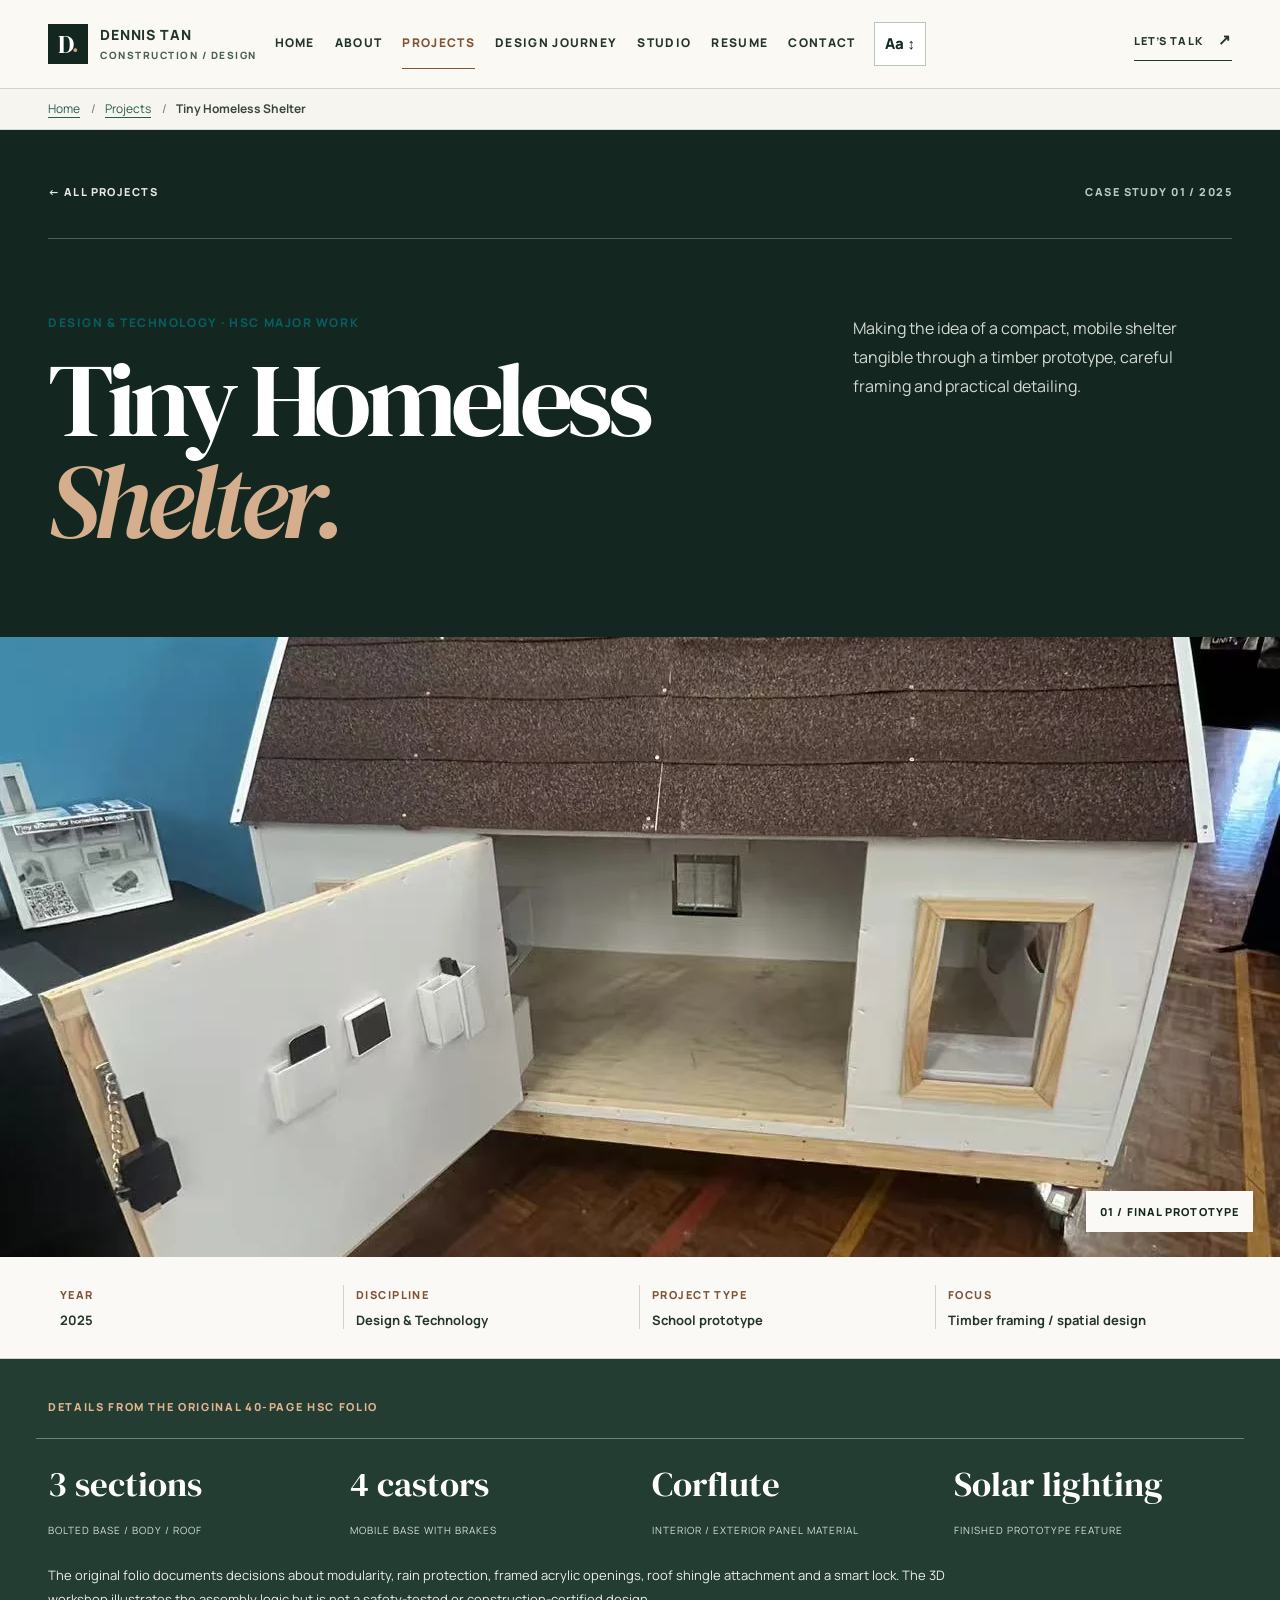
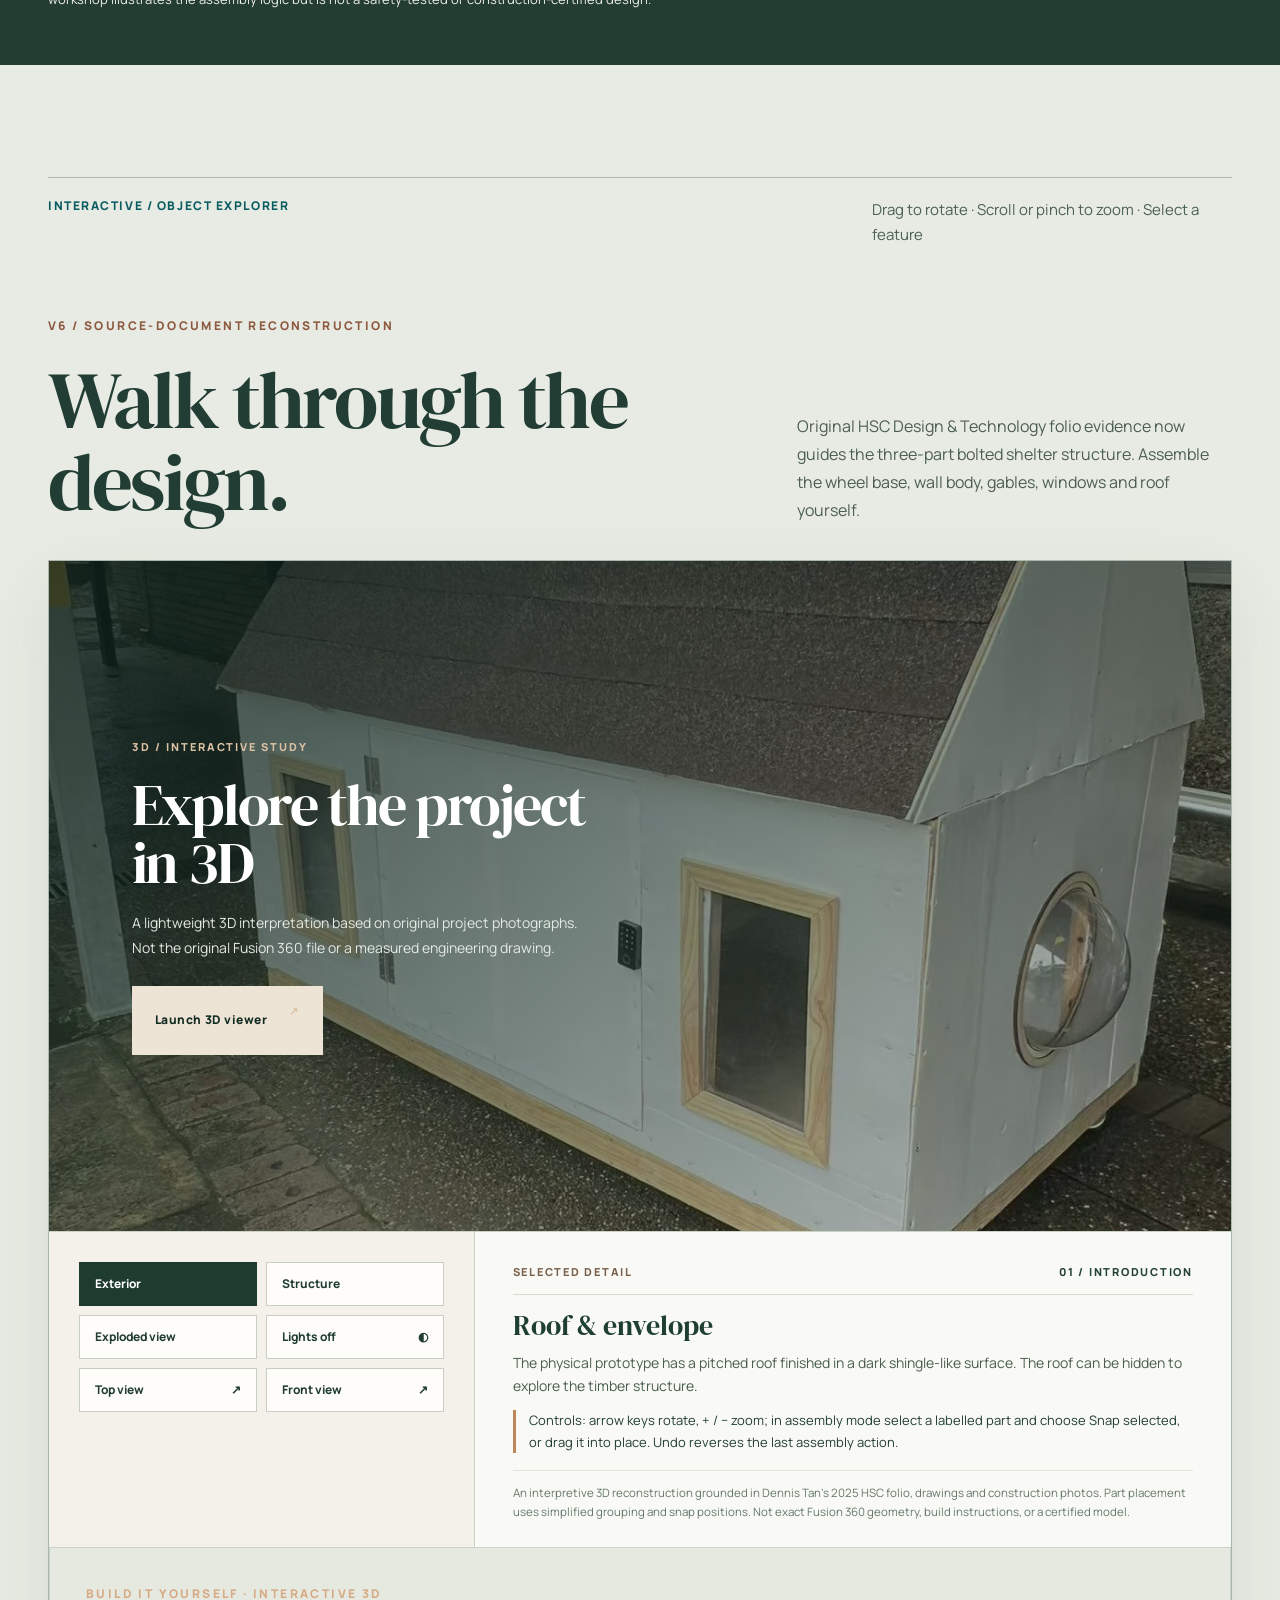
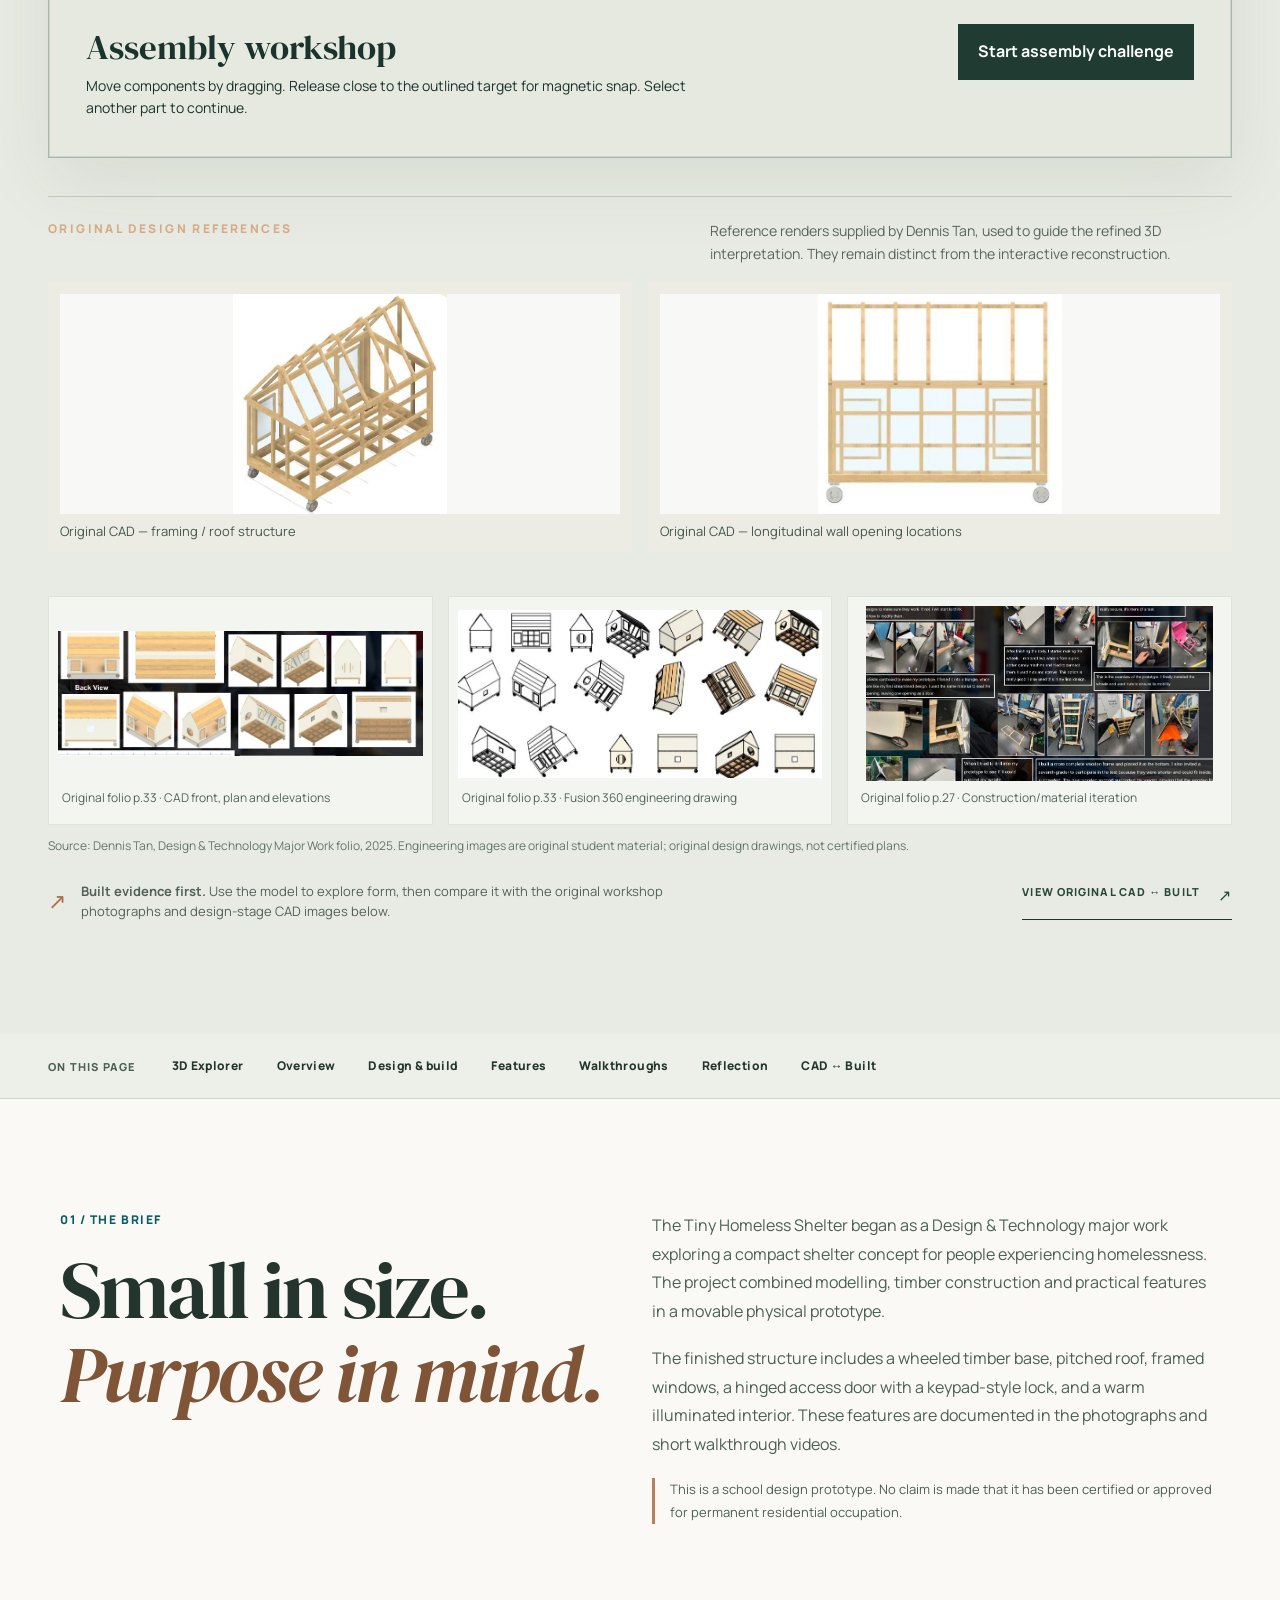
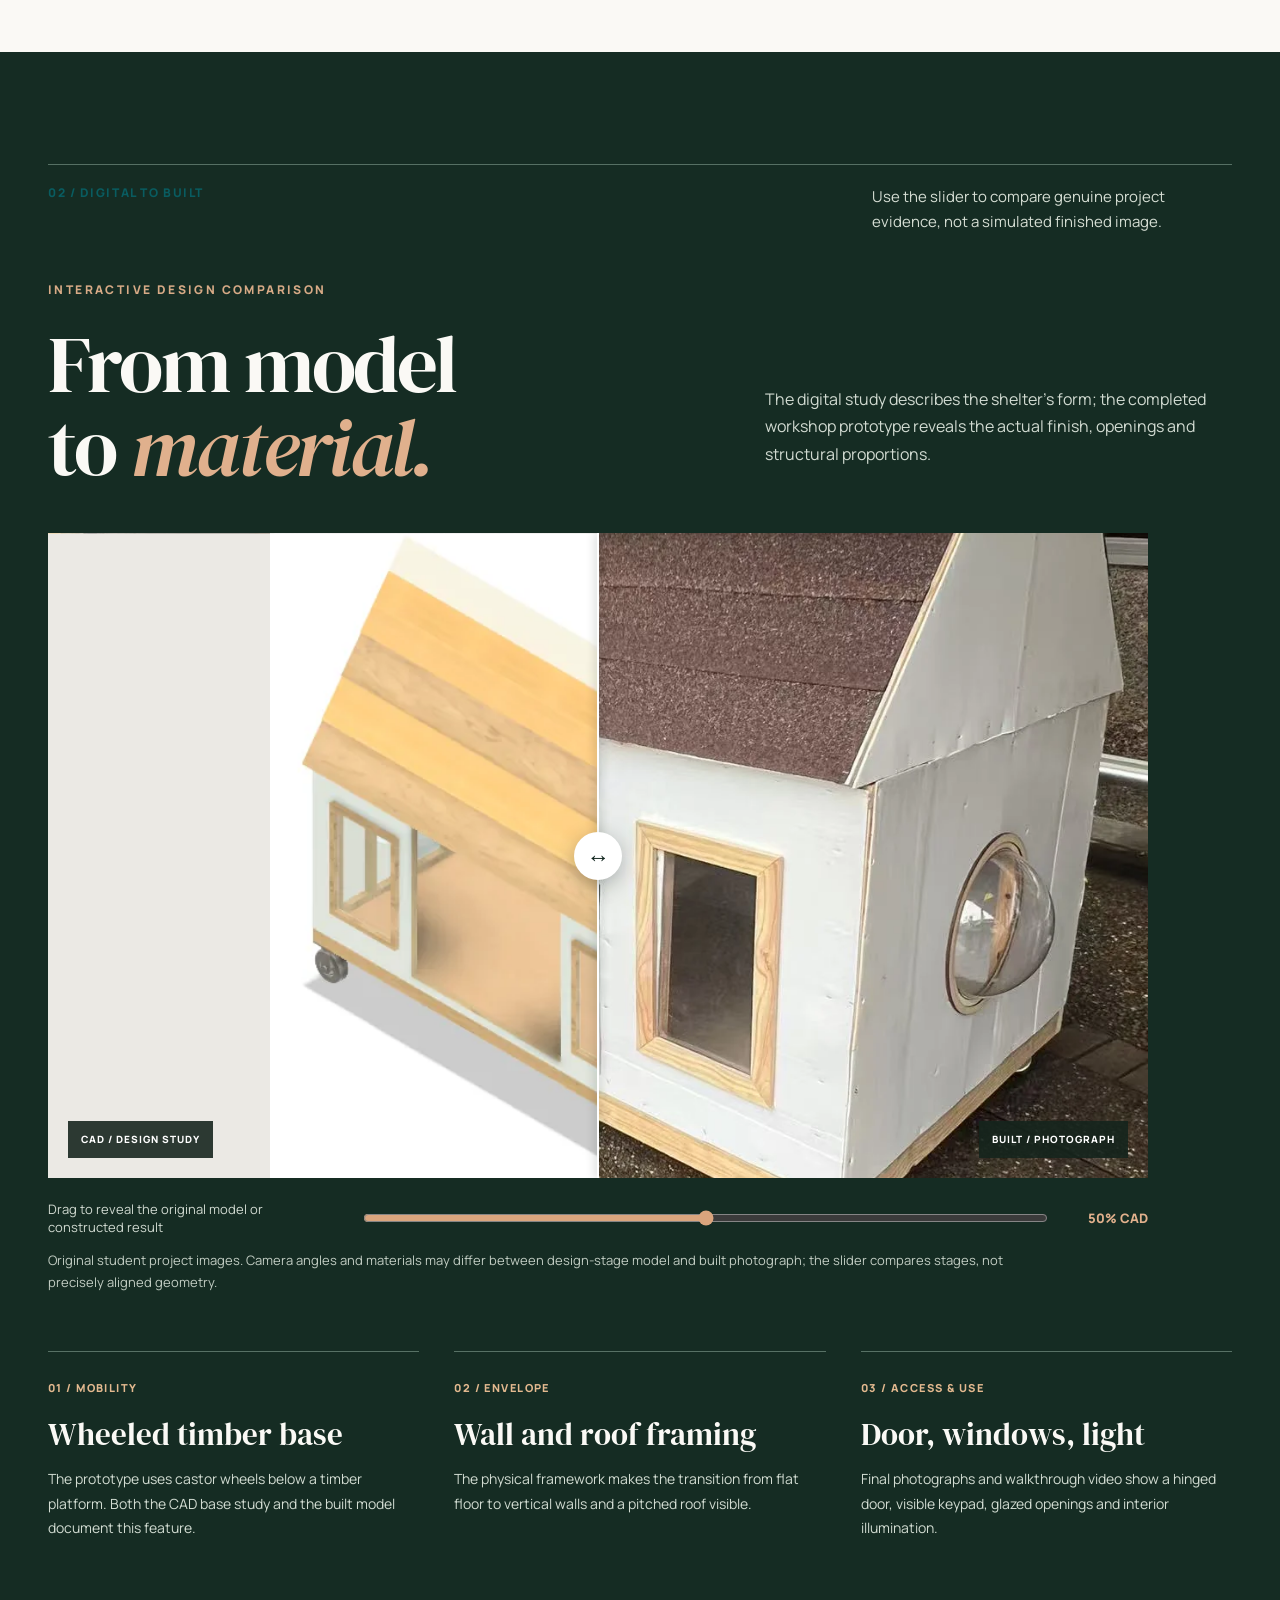
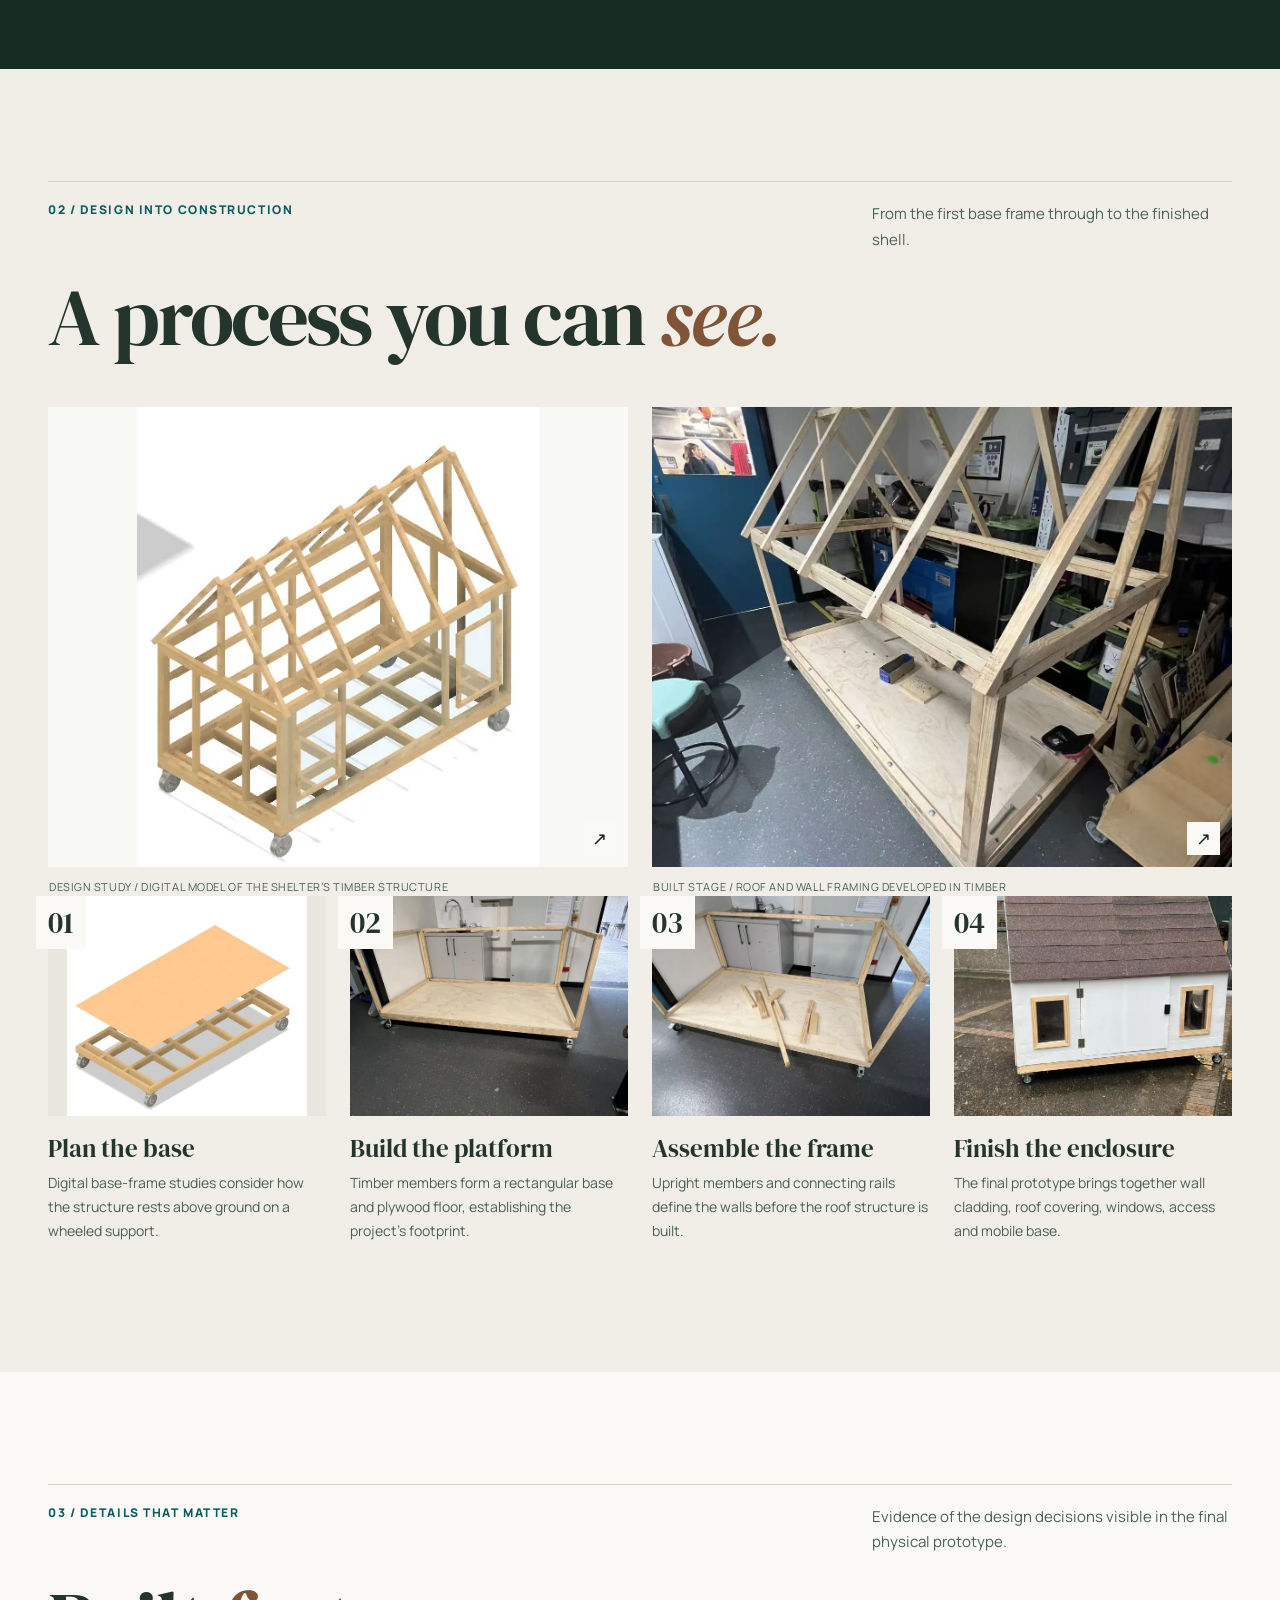
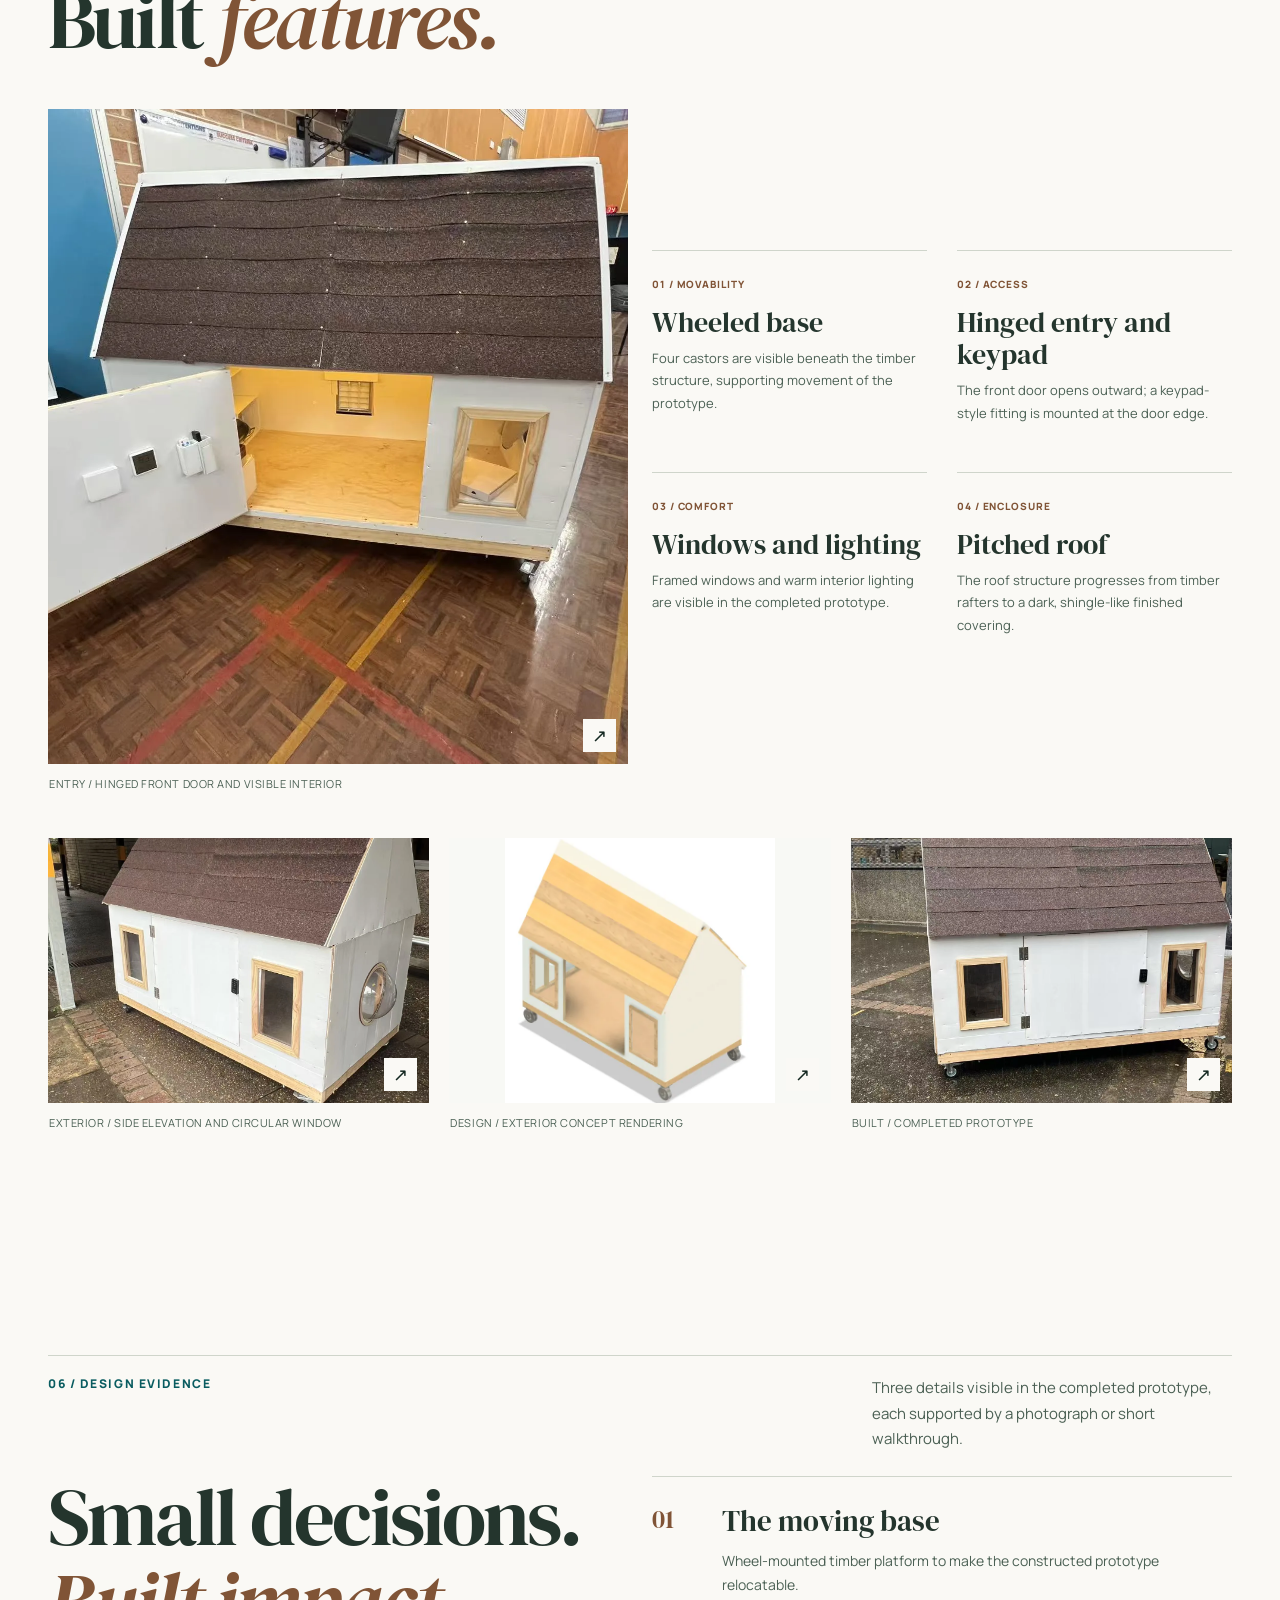
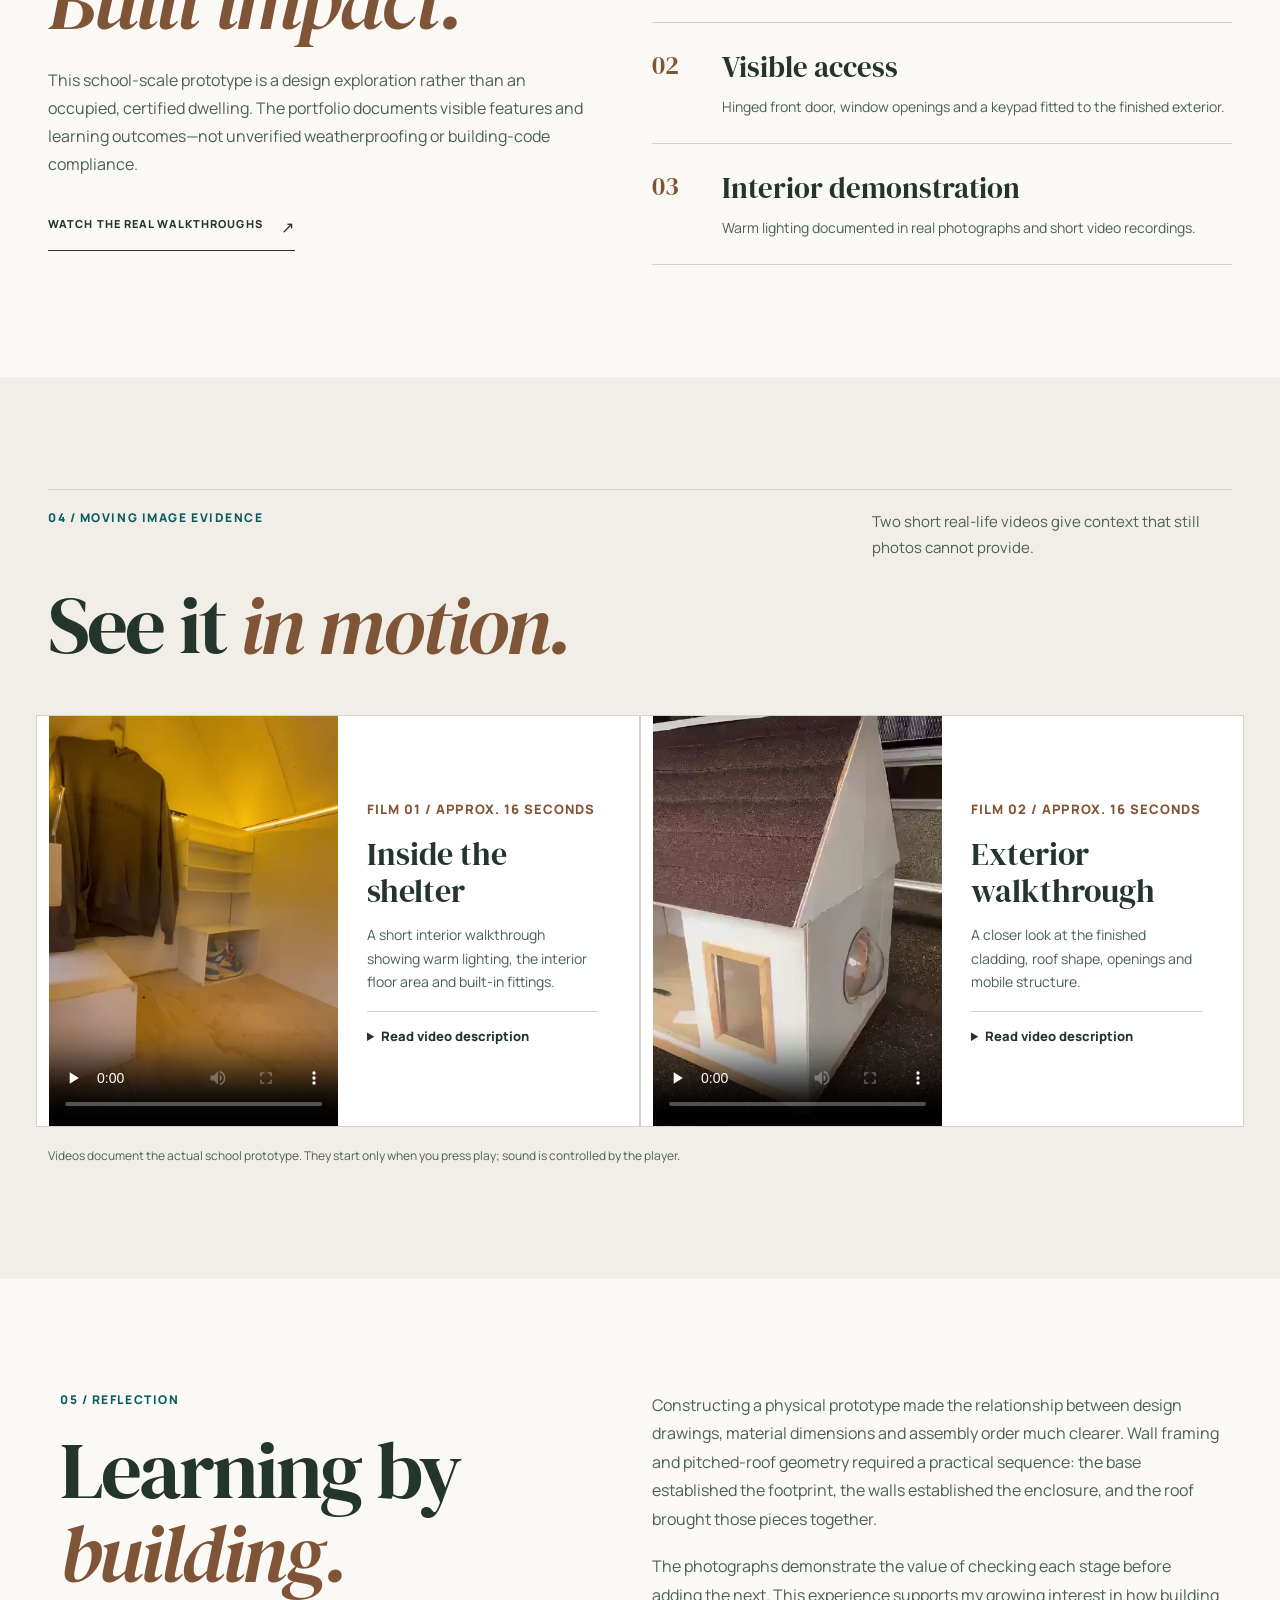
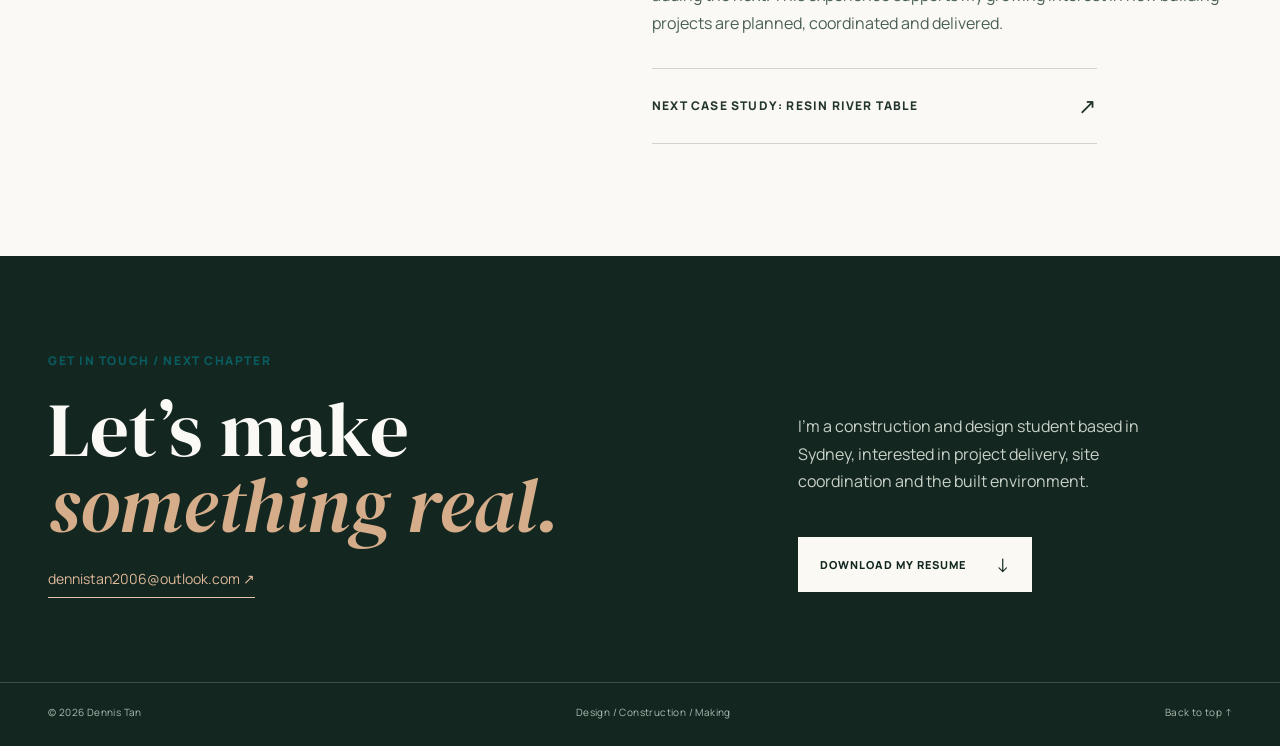
<file: shelter.html>
<!DOCTYPE html>
<html lang="en-AU">
<head>
<meta charset="utf-8"/>
<meta content="width=device-width, initial-scale=1" name="viewport"/>
<meta content="Tiny Homeless Shelter HSC Design and Technology project: 3D modelling, construction process, complete prototype and walkthrough films." name="description"/>
<meta content="Dennis Tan" name="author"/>
<meta content="#142721" name="theme-color"/>
<title>
   Tiny Homeless Shelter | Dennis Tan — Building Design &amp; Construction
  </title>
<link href="assets/favicon/favicon.svg" rel="icon" type="image/svg+xml"/>
<link href="https://fonts.googleapis.com" rel="preconnect"/>
<link crossorigin="" href="https://fonts.gstatic.com" rel="preconnect"/>
<link href="https://fonts.googleapis.com/css2?family=DM+Serif+Display:ital@0;1&amp;family=Manrope:wght@400;500;600;700;800&amp;display=swap" rel="stylesheet"/>
<link href="assets/css/bootstrap.min.css" rel="stylesheet"/>
<link href="assets/css/style.css" rel="stylesheet"/>
<link href="assets/css/v9-polish.css" rel="stylesheet"/>
<meta content="light" name="color-scheme"/>
<meta content="Tiny Homeless Shelter | Dennis Tan — Building Design &amp; Construction" property="og:title"/><meta content="website" property="og:type"/><meta content="Tiny Homeless Shelter HSC Design and Technology project: 3D modelling, construction process, complete prototype and walkthrough films." property="og:description"/><link href="assets/css/v10-final.css" rel="stylesheet"/></head>
<body class="page-shelter" id="top">
<a class="skip-link" href="#main">
   Skip to main content
  </a>
<header class="header">
<div class="shell header-grid">
<a aria-label="Dennis Tan, homepage" class="wordmark" href="index.html">
<span class="logo-square">
      D
      <span class="logo-dot">
       .
      </span>
</span>
<span class="wordmark-text">
      DENNIS TAN
      <small>
       CONSTRUCTION / DESIGN
      </small>
</span>
</a>
<button aria-controls="primary-navigation" aria-expanded="false" aria-label="Toggle navigation" class="nav-trigger" type="button">
<span>
</span>
<span>
</span>
<span class="nav-trigger-word">
      MENU
     </span>
</button>
<nav aria-label="Primary navigation">
<ul class="navigation" id="primary-navigation">
<li>
<a href="index.html">
        Home
       </a>
</li>
<li>
<a href="about.html">
        About
       </a>
</li>
<li>
<a aria-current="page" href="projects.html">
        Projects
       </a>
</li>
<li>
<a href="process.html">
        Design Journey
       </a>
</li>
<li>
<a href="studio.html">
        Studio
       </a>
</li>
<li>
<a href="resume.html">
        Resume
       </a>
</li>
<li>
<a href="contact.html">
        Contact
       </a>
</li>
</ul>
</nav>
<div class="reading-widget">
<button aria-controls="reading-panel" aria-expanded="false" aria-label="Adjust site-wide text size" class="reading-button" id="reading-toggle" type="button">
      Aa
      <span aria-hidden="true">
       ↕
      </span>
</button>
<div class="reading-panel" hidden="" id="reading-panel">
<strong>
       Reading comfort
      </strong>
<p>
       Adjust the size of text across the website. Your choice will be remembered on this device.
      </p>
<div class="reading-row">
<label for="reading-slider">
        Text size
       </label>
<output aria-live="polite" for="reading-slider" id="reading-value">
        100%
       </output>
</div>
<input aria-label="Text size percentage" class="reading-range" id="reading-slider" max="130" min="100" step="5" type="range" value="100"/>
<button class="reading-reset" id="reading-reset" type="button">
       Reset to 100%
      </button>
</div>
</div>
<a class="header-contact" href="mailto:dennistan2006@outlook.com">
     LET’S TALK
     <span aria-hidden="true">
      ↗
     </span>
</a>
</div>
<div aria-hidden="true" class="reading-progress"><span class="reading-progress-fill"></span></div></header>
<main id="main"><nav aria-label="Breadcrumb" class="project-breadcrumb"><div class="shell"><ol><li><a href="index.html">Home</a></li><li><a href="projects.html">Projects</a></li><li aria-current="page">Tiny Homeless Shelter</li></ol></div></nav>
<section class="case-heading shelter-heading">
<div class="shell">
<div class="case-kicker">
<a href="projects.html">
       ← ALL PROJECTS
      </a>
<span>
       CASE STUDY 01 / 2025
      </span>
</div>
<div class="case-title-grid row g-4 v9-bootstrap-grid">
<div class="col-12 col-lg-8">
<span class="eyebrow light">
        DESIGN &amp; TECHNOLOGY · HSC MAJOR WORK
       </span>
<h1>
        Tiny Homeless
        <br/>
<em>
         Shelter.
        </em>
</h1>
</div>
<p class="col-12 col-lg-4">
       Making the idea of a compact, mobile shelter tangible through a timber prototype, careful framing and practical detailing.
      </p>
</div>
</div>
</section>
<div class="wide-case-photo">
<img alt="Completed shelter with front entry open and the interior light turned on" class="" decoding="async" height="1707" loading="lazy" src="assets/images/shelter-lit-exhibition.webp" width="1280"/>
<div class="photo-side-label">
     01 / FINAL PROTOTYPE
    </div>
</div>
<section class="case-meta">
<div class="shell meta-four row g-4 v9-bootstrap-grid">
<div class="col-6 col-lg-3">
<span>
       YEAR
      </span>
<strong>
       2025
      </strong>
</div>
<div class="col-6 col-lg-3">
<span>
       DISCIPLINE
      </span>
<strong>
       Design &amp; Technology
      </strong>
</div>
<div class="col-6 col-lg-3">
<span>
       PROJECT TYPE
      </span>
<strong>
       School prototype
      </strong>
</div>
<div class="col-6 col-lg-3">
<span>
       FOCUS
      </span>
<strong>
       Timber framing / spatial design
      </strong>
</div>
</div>
</section>
<section class="folio-keypoints">
<div class="shell">
<span class="microline">
      DETAILS FROM THE ORIGINAL 40-PAGE HSC FOLIO
     </span>
<div class="folio-key-grid row g-4 v9-bootstrap-grid">
<article class="col-12 col-sm-6 col-lg-3">
<strong>
        3 sections
       </strong>
<span>
        BOLTED BASE / BODY / ROOF
       </span>
</article>
<article class="col-12 col-sm-6 col-lg-3">
<strong>
        4 castors
       </strong>
<span>
        MOBILE BASE WITH BRAKES
       </span>
</article>
<article class="col-12 col-sm-6 col-lg-3">
<strong>
        Corflute
       </strong>
<span>
        INTERIOR / EXTERIOR PANEL MATERIAL
       </span>
</article>
<article class="col-12 col-sm-6 col-lg-3">
<strong>
        Solar lighting
       </strong>
<span>
        FINISHED PROTOTYPE FEATURE
       </span>
</article>
</div>
<p class="folio-note">
      The original folio documents decisions about modularity, rain protection, framed acrylic openings, roof shingle attachment and a smart lock. The 3D workshop illustrates the assembly logic but is not a safety-tested or construction-certified design.
     </p>
</div>
</section>
<section aria-labelledby="viewer-heading" class="section model-experience" id="interactive-3d">
<div class="shell">
<div class="section-top">
<span class="eyebrow">
<b>
        INTERACTIVE
       </b>
       / OBJECT EXPLORER
      </span>
<p>
       Drag to rotate · Scroll or pinch to zoom · Select a feature
      </p>
</div>
<div class="model-intro">
<div>
<span class="microline">
        V6 / SOURCE-DOCUMENT RECONSTRUCTION
       </span>
<h2 class="display" id="viewer-heading">
        Walk through the design.
       </h2>
</div>
<p>
       Original HSC Design &amp; Technology folio evidence now guides the three-part bolted shelter structure. Assemble the wheel base, wall body, gables, windows and roof yourself.
      </p>
</div>
<div class="model-explorer" data-model="shelter">
<div aria-describedby="v9-3d-usage" aria-label="Interactive 3D mobile shelter model; drag to orbit, use arrow keys to rotate, plus and minus to zoom" class="model-stage" role="group" tabindex="0">
<canvas aria-label="3D rendered reconstruction of the mobile shelter" class="model-canvas" height="680" width="1150">
</canvas>
<div aria-hidden="true" class="assembly-target" hidden="">
<span>
         SNAP HERE
        </span>
</div>
<div aria-hidden="true" class="assembly-picked" hidden="">
</div>
<div class="model-start" style="background-image:linear-gradient(135deg,rgba(14,35,29,.84),rgba(14,35,29,.25)),url('assets/images/shelter-finished-side.webp')">
<div>
<span>
          3D / INTERACTIVE STUDY
         </span>
<strong>
          Explore the project in 3D
         </strong>
<p>
          A lightweight 3D interpretation based on original project photographs. Not the original Fusion 360 file or a measured engineering drawing.
         </p>
<button class="model-launch" type="button">
          Launch 3D viewer
          <span aria-hidden="true">
           ↗
          </span>
</button>
</div>
</div>
<div aria-label="3D feature markers" class="model-hotspots">
</div>
<div aria-hidden="true" class="model-axis">
        360° / ORBIT
       </div>
<div class="model-stage-tools">
<button data-action="reset" title="Reset camera view" type="button">
         ↺
         <span>
          Reset
         </span>
</button>
<button aria-pressed="false" data-action="auto" title="Toggle auto rotation" type="button">
         ⟳
         <span>
          Auto rotate
         </span>
</button>
<button data-action="fullscreen" title="Toggle fullscreen" type="button">
         ⛶
         <span>
          Expand
         </span>
</button>
</div>
<div class="model-fallback" hidden="">
<p>
         3D graphics are unavailable in this browser. The original project photograph is shown instead.
        </p>
<img alt="Photograph of the actual project" decoding="async" height="1707" loading="lazy" src="assets/images/shelter-finished-side.webp" width="1280"/>
</div>
<div aria-label="3D assembly controls" class="assembly-dock" hidden="">
<div class="dock-head">
<span>
          BUILD LAB ·
          <b class="dock-count">
           0/5
          </b>
</span>
<button aria-label="Exit assembly" data-assembly-dock="close" type="button">
          ✕
         </button>
</div>
<div aria-label="Select a component to drag" class="dock-parts" role="group">
</div>
<div class="dock-actions">
<button aria-label="Undo the last assembly action" data-assembly-dock="undo" disabled="disabled" type="button">
          Undo
         </button>
<button data-assembly-dock="snap" type="button">
          Snap piece
         </button>
<button data-assembly-dock="detach" type="button">
          Detach
         </button>
<button aria-pressed="false" data-assembly-dock="orbit" type="button">
          Orbit
         </button>
</div>
</div>
</div>
<div class="model-console">
<div aria-label="Model display controls" class="model-controls" role="group">
<button aria-pressed="true" data-mode="exterior" type="button">
         Exterior
        </button>
<button aria-pressed="false" data-mode="structure" type="button">
         Structure
        </button>
<button aria-pressed="false" data-mode="explode" type="button">
         Exploded view
        </button>
<button aria-pressed="false" data-action="light" type="button">
         Lights off
         <span aria-hidden="true">
          ◐
         </span>
</button>
<button data-view="top" type="button">
         Top view
         <span aria-hidden="true">
          ↗
         </span>
</button>
<button data-view="end" type="button">
         Front view
         <span aria-hidden="true">
          ↗
         </span>
</button>
</div>
<div class="model-info">
<div class="model-info-label">
         SELECTED DETAIL
         <span class="model-active-name">
          01 / INTRODUCTION
         </span>
</div>
<div aria-live="polite" class="model-info-copy">
<strong>
          Roof &amp; envelope
         </strong>
<p>
          The physical prototype has a pitched roof finished in a dark shingle-like surface. The roof can be hidden to explore the timber structure.
         </p>
</div>
<p class="model-keyboard-hint" id="v9-3d-usage">
         Controls: arrow keys rotate, + / − zoom; in assembly mode select a labelled part and choose Snap selected, or drag it into place. Undo reverses the last assembly action.
        </p>
<p class="model-disclaimer">
         An interpretive 3D reconstruction grounded in Dennis Tan’s 2025 HSC folio, drawings and construction photos. Part placement uses simplified grouping and snap positions. Not exact Fusion 360 geometry, build instructions, or a certified model.
        </p>
</div>
</div>
<div aria-label="Interactive manual assembly challenge" class="assembly-lab">
<div class="assembly-header">
<div>
<span class="microline">
          BUILD IT YOURSELF · INTERACTIVE 3D
         </span>
<h3>
          Assembly workshop
         </h3>
<p>
          Move components by dragging. Release close to the outlined target for magnetic snap. Select another part to continue.
         </p>
</div>
<button class="assembly-primary" data-assembly="toggle" type="button">
         Start assembly challenge
        </button>
</div>
<div class="assembly-workspace">
<div class="assembly-toolbar">
<span aria-live="polite" class="assembly-progress">
          0 / 5 components placed
         </span>
<button aria-pressed="false" data-assembly="orbit" type="button">
          Orbit camera
         </button>
<button data-assembly="snap" type="button">
          Snap selected
         </button>
<button aria-label="Undo last completed assembly action" data-assembly="undo" disabled="disabled" type="button">
          Undo last action
         </button>
<button data-assembly="back" type="button">
          Detach selected
         </button>
<button data-assembly="reset" type="button">
          Restart
         </button>
</div>
<div aria-label="Choose 3D component" class="assembly-parts" role="group">
</div>
<p aria-live="polite" class="assembly-message">
         Explore the complete model or rebuild it yourself.
        </p>
<p aria-live="polite" class="assembly-next-step">
         Start the workshop to reveal the first component.
        </p>
<p class="assembly-help">
         Tip: select a part, then drag directly in the 3D scene. Use Orbit camera to change your view. Keyboard users can select a component and choose Snap selected. Assembly is illustrative, not a construction instruction.
        </p>
</div>
</div>
</div>
<div class="source-ref-strip">
<div class="source-ref-head">
<span class="microline">
        ORIGINAL DESIGN REFERENCES
       </span>
<p>
        Reference renders supplied by Dennis Tan, used to guide the refined 3D interpretation. They remain distinct from the interactive reconstruction.
       </p>
</div>
<div class="source-ref-grid">
<figure>
<img alt="Original CAD — framing / roof structure" decoding="async" height="604" loading="lazy" src="assets/images/shelter-source-framing.jpg" width="586"/>
<figcaption>
         Original CAD — framing / roof structure
        </figcaption>
</figure>
<figure>
<img alt="Original CAD — longitudinal wall opening locations" decoding="async" height="474" loading="lazy" src="assets/images/shelter-source-facade.jpg" width="524"/>
<figcaption>
         Original CAD — longitudinal wall opening locations
        </figcaption>
</figure>
</div>
</div>
<div class="folio-drawing-grid">
<figure>
<a href="assets/images/shelter-cad-elevations.jpg" rel="noopener" target="_blank">
<img alt="Original folio p.33 · CAD front, plan and elevations" decoding="async" height="611" loading="lazy" src="assets/images/shelter-cad-elevations.jpg" width="1783"/>
</a>
<figcaption>
        Original folio p.33 · CAD front, plan and elevations
       </figcaption>
</figure>
<figure>
<a href="assets/images/shelter-technical-drawing.jpg" rel="noopener" target="_blank">
<img alt="Original folio p.33 · Fusion 360 engineering drawing" decoding="async" height="372" loading="lazy" src="assets/images/shelter-technical-drawing.jpg" width="809"/>
</a>
<figcaption>
        Original folio p.33 · Fusion 360 engineering drawing
       </figcaption>
</figure>
<figure>
<a href="assets/images/shelter-material-development.jpg" rel="noopener" target="_blank">
<img alt="Original folio p.27 · Construction/material iteration" decoding="async" height="892" loading="lazy" src="assets/images/shelter-material-development.jpg" width="1766"/>
</a>
<figcaption>
        Original folio p.27 · Construction/material iteration
       </figcaption>
</figure>
</div>
<p class="folio-source-note">
      Source: Dennis Tan, Design &amp; Technology Major Work folio, 2025. Engineering images are original student material; original design drawings, not certified plans.
     </p>
<div class="model-after">
<div>
<span class="model-after-icon">
        ↗
       </span>
<p>
<strong>
         Built evidence first.
        </strong>
        Use the model to explore form, then compare it with the original workshop photographs and design-stage CAD images below.
       </p>
</div>
<a class="rule-link" href="#comparison">
       VIEW ORIGINAL CAD ↔ BUILT
       <span aria-hidden="true">
        ↗
       </span>
</a>
</div>
</div>
</section>
<nav aria-label="Project sections" class="chapter-nav">
<div class="shell">
<span>
      ON THIS PAGE
     </span>
<a href="#interactive-3d">
      3D Explorer
     </a>
<a href="#overview">
      Overview
     </a>
<a href="#design-build">
      Design &amp; build
     </a>
<a href="#features">
      Features
     </a>
<a href="#video">
      Walkthroughs
     </a>
<a href="#reflection">
      Reflection
     </a>
<a href="#comparison">
      CAD ↔ Built
     </a>
</div>
</nav>
<section class="section" id="overview">
<div class="shell editorial-intro row g-4 v9-bootstrap-grid">
<div class="col-12 col-lg-6">
<span class="eyebrow">
<b>
        01
       </b>
       / THE BRIEF
      </span>
<h2 class="display">
       Small in size.
       <br/>
<em>
        Purpose in mind.
       </em>
</h2>
</div>
<div class="body-lead col-12 col-lg-6">
<p>
       The Tiny Homeless Shelter began as a Design &amp; Technology major work exploring a compact shelter concept for people experiencing homelessness. The project combined modelling, timber construction and practical features in a movable physical prototype.
      </p>
<p>
       The finished structure includes a wheeled timber base, pitched roof, framed windows, a hinged access door with a keypad-style lock, and a warm illuminated interior. These features are documented in the photographs and short walkthrough videos.
      </p>
<p class="soft-note">
       This is a school design prototype. No claim is made that it has been certified or approved for permanent residential occupation.
      </p>
</div>
</div>
</section>
<section aria-labelledby="compare-shelter-heading" class="section compare-section" id="comparison">
<div class="shell">
<div class="section-top">
<span class="eyebrow">
<b>
        02
       </b>
       / DIGITAL TO BUILT
      </span>
<p>
       Use the slider to compare genuine project evidence, not a simulated finished image.
      </p>
</div>
<div class="compare-heading">
<div>
<span class="microline">
        INTERACTIVE DESIGN COMPARISON
       </span>
<h2 class="display" id="compare-shelter-heading">
        From model
        <br/>
        to
        <em>
         material.
        </em>
</h2>
</div>
<p>
       The digital study describes the shelter’s form; the completed workshop prototype reveals the actual finish, openings and structural proportions.
      </p>
</div>
<figure class="compare-module" data-compare="">
<div class="compare-frame">
<img alt="Photograph of finished shelter exterior with pitched roof and wheels" class="compare-built" decoding="async" height="1707" loading="lazy" src="assets/images/shelter-finished-side.webp" width="1280"/>
<div class="compare-concept" style="clip-path:inset(0 50% 0 0)">
<img alt="CAD shelter exterior with pitched roof and wheeled frame" decoding="async" height="556" loading="lazy" src="assets/images/shelter-cad-exterior.webp" width="566"/>
</div>
<span class="compare-flag compare-flag-left">
        CAD / DESIGN STUDY
       </span>
<span class="compare-flag compare-flag-right">
        BUILT / PHOTOGRAPH
       </span>
<span aria-hidden="true" class="compare-divider">
<span>
         ↔
        </span>
</span>
</div>
<div class="compare-controller">
<label for="compare-shelter">
        Drag to reveal the original model or constructed result
       </label>
<input aria-label="Reveal original design model versus finished built photograph" aria-valuetext="50 percent CAD view" class="compare-range" id="compare-shelter" max="100" min="0" type="range" value="50"/>
<output class="compare-value" for="compare-shelter">
        50% CAD
       </output>
</div>
<figcaption class="compare-note">
       Original student project images. Camera angles and materials may differ between design-stage model and built photograph; the slider compares stages, not precisely aligned geometry.
      </figcaption>
</figure>
<div class="compare-insights">
<article>
<span>
        01 / MOBILITY
       </span>
<h3>
        Wheeled timber base
       </h3>
<p>
        The prototype uses castor wheels below a timber platform. Both the CAD base study and the built model document this feature.
       </p>
</article>
<article>
<span>
        02 / ENVELOPE
       </span>
<h3>
        Wall and roof framing
       </h3>
<p>
        The physical framework makes the transition from flat floor to vertical walls and a pitched roof visible.
       </p>
</article>
<article>
<span>
        03 / ACCESS &amp; USE
       </span>
<h3>
        Door, windows, light
       </h3>
<p>
        Final photographs and walkthrough video show a hinged door, visible keypad, glazed openings and interior illumination.
       </p>
</article>
</div>
</div>
</section>
<section class="section tint" id="design-build">
<div class="shell">
<div class="section-top">
<span class="eyebrow">
<b>
        02
       </b>
       / DESIGN INTO CONSTRUCTION
      </span>
<p>
       From the first base frame through to the finished shell.
      </p>
</div>
<h2 class="display margin-bottom">
      A process you can
      <em>
       see.
      </em>
</h2>
<div class="cad-built row g-4 v9-bootstrap-grid">
<div class="cad-photo col-12 col-md-6">
<figure class="image-frame">
<button aria-label="Enlarge: DESIGN STUDY / Digital model of the shelter’s timber structure" class="zoom-image" data-gallery-caption="DESIGN STUDY / Digital model of the shelter’s timber structure" data-gallery-src="assets/images/shelter-cad-frame.webp" type="button">
<img alt="3D design-stage structural model showing wall and roof framing" class="" decoding="async" height="537" loading="lazy" src="assets/images/shelter-cad-frame.webp" width="470"/>
<span aria-hidden="true" class="corner-mark">
          ↗
         </span>
</button>
<figcaption>
         DESIGN STUDY / Digital model of the shelter’s timber structure
        </figcaption>
</figure>
</div>
<div class="cad-photo col-12 col-md-6">
<figure class="image-frame">
<button aria-label="Enlarge: BUILT STAGE / Roof and wall framing developed in timber" class="zoom-image" data-gallery-caption="BUILT STAGE / Roof and wall framing developed in timber" data-gallery-src="assets/images/shelter-roof-build.webp" type="button">
<img alt="Real workshop photograph of timber roof rafters and wall frame" class="" decoding="async" height="1707" loading="lazy" src="assets/images/shelter-roof-build.webp" width="1280"/>
<span aria-hidden="true" class="corner-mark">
          ↗
         </span>
</button>
<figcaption>
         BUILT STAGE / Roof and wall framing developed in timber
        </figcaption>
</figure>
</div>
</div>
<div class="case-steps row g-4 v9-bootstrap-grid">
<article class="col-12 col-sm-6 col-lg-3">
<div class="step-num">
        01
       </div>
<img alt="3D digital study of shelter base mounted on four wheels" class="" decoding="async" height="611" loading="lazy" src="assets/images/shelter-cad-base.webp" width="668"/>
<h3>
        Plan the base
       </h3>
<p>
        Digital base-frame studies consider how the structure rests above ground on a wheeled support.
       </p>
</article>
<article class="col-12 col-sm-6 col-lg-3">
<div class="step-num">
        02
       </div>
<img alt="Real timber base constructed on castor wheels" class="" decoding="async" height="1707" loading="lazy" src="assets/images/shelter-base-build.webp" width="1280"/>
<h3>
        Build the platform
       </h3>
<p>
        Timber members form a rectangular base and plywood floor, establishing the project's footprint.
       </p>
</article>
<article class="col-12 col-sm-6 col-lg-3">
<div class="step-num">
        03
       </div>
<img alt="Wall frame of the mobile timber shelter in construction" class="" decoding="async" height="1707" loading="lazy" src="assets/images/shelter-wall-build.webp" width="1280"/>
<h3>
        Assemble the frame
       </h3>
<p>
        Upright members and connecting rails define the walls before the roof structure is built.
       </p>
</article>
<article class="col-12 col-sm-6 col-lg-3">
<div class="step-num">
        04
       </div>
<img alt="Finished shelter exterior in white and brown with framed windows" class="" decoding="async" height="1707" loading="lazy" src="assets/images/shelter-final.webp" width="1280"/>
<h3>
        Finish the enclosure
       </h3>
<p>
        The final prototype brings together wall cladding, roof covering, windows, access and mobile base.
       </p>
</article>
</div>
</div>
</section>
<section class="section" id="features">
<div class="shell">
<div class="section-top">
<span class="eyebrow">
<b>
        03
       </b>
       / DETAILS THAT MATTER
      </span>
<p>
       Evidence of the design decisions visible in the final physical prototype.
      </p>
</div>
<h2 class="display margin-bottom">
      Built
      <em>
       features.
      </em>
</h2>
<div class="features-editorial row g-4 v9-bootstrap-grid">
<div class="feature-photo-big col-12 col-lg-6">
<figure class="image-frame">
<button aria-label="Enlarge: ENTRY / Hinged front door and visible interior" class="zoom-image" data-gallery-caption="ENTRY / Hinged front door and visible interior" data-gallery-src="assets/images/shelter-final-door.webp" type="button">
<img alt="Open hinged entry of the small shelter" class="" decoding="async" height="1276" loading="lazy" src="assets/images/shelter-final-door.webp" width="1702"/>
<span aria-hidden="true" class="corner-mark">
          ↗
         </span>
</button>
<figcaption>
         ENTRY / Hinged front door and visible interior
        </figcaption>
</figure>
</div>
<div class="feature-notes col-12 col-lg-6">
<article>
<span>
         01 / MOVABILITY
        </span>
<h3>
         Wheeled base
        </h3>
<p>
         Four castors are visible beneath the timber structure, supporting movement of the prototype.
        </p>
</article>
<article>
<span>
         02 / ACCESS
        </span>
<h3>
         Hinged entry and keypad
        </h3>
<p>
         The front door opens outward; a keypad-style fitting is mounted at the door edge.
        </p>
</article>
<article>
<span>
         03 / COMFORT
        </span>
<h3>
         Windows and lighting
        </h3>
<p>
         Framed windows and warm interior lighting are visible in the completed prototype.
        </p>
</article>
<article>
<span>
         04 / ENCLOSURE
        </span>
<h3>
         Pitched roof
        </h3>
<p>
         The roof structure progresses from timber rafters to a dark, shingle-like finished covering.
        </p>
</article>
</div>
</div>
<div class="detail-gallery">
<figure class="image-frame">
<button aria-label="Enlarge: EXTERIOR / Side elevation and circular window" class="zoom-image" data-gallery-caption="EXTERIOR / Side elevation and circular window" data-gallery-src="assets/images/shelter-finished-side.webp" type="button">
<img alt="Shelter with finished roof window and wheel detail" class="" decoding="async" height="1707" loading="lazy" src="assets/images/shelter-finished-side.webp" width="1280"/>
<span aria-hidden="true" class="corner-mark">
         ↗
        </span>
</button>
<figcaption>
        EXTERIOR / Side elevation and circular window
       </figcaption>
</figure>
<figure class="image-frame">
<button aria-label="Enlarge: DESIGN / Exterior concept rendering" class="zoom-image" data-gallery-caption="DESIGN / Exterior concept rendering" data-gallery-src="assets/images/shelter-cad-exterior.webp" type="button">
<img alt="Rendered digital model of shelter form and door opening" class="" decoding="async" height="556" loading="lazy" src="assets/images/shelter-cad-exterior.webp" width="566"/>
<span aria-hidden="true" class="corner-mark">
         ↗
        </span>
</button>
<figcaption>
        DESIGN / Exterior concept rendering
       </figcaption>
</figure>
<figure class="image-frame">
<button aria-label="Enlarge: BUILT / Completed prototype" class="zoom-image" data-gallery-caption="BUILT / Completed prototype" data-gallery-src="assets/images/shelter-final.webp" type="button">
<img alt="Finished shelter prototype with external details" class="" decoding="async" height="1707" loading="lazy" src="assets/images/shelter-final.webp" width="1280"/>
<span aria-hidden="true" class="corner-mark">
         ↗
        </span>
</button>
<figcaption>
        BUILT / Completed prototype
       </figcaption>
</figure>
</div>
</div>
</section>
<section class="section decisions-section" id="decisions">
<div class="shell">
<div class="section-top">
<span class="eyebrow">
<b>
        06
       </b>
       / DESIGN EVIDENCE
      </span>
<p>
       Three details visible in the completed prototype, each supported by a photograph or short walkthrough.
      </p>
</div>
<div class="decisions-grid row g-4 v9-bootstrap-grid">
<div class="decisions-copy col-12 col-md-6">
<h2 class="display">
        Small decisions.
        <br/>
<em>
         Built impact.
        </em>
</h2>
<p>
        This school-scale prototype is a design exploration rather than an occupied, certified dwelling. The portfolio documents visible features and learning outcomes—not unverified weatherproofing or building-code compliance.
       </p>
<a class="rule-link" href="#video">
        WATCH THE REAL WALKTHROUGHS
        <span aria-hidden="true">
         ↗
        </span>
</a>
</div>
<div class="decisions-list col-12 col-md-6">
<article>
<b>
         01
        </b>
<div>
<h3>
          The moving base
         </h3>
<p>
          Wheel-mounted timber platform to make the constructed prototype relocatable.
         </p>
</div>
</article>
<article>
<b>
         02
        </b>
<div>
<h3>
          Visible access
         </h3>
<p>
          Hinged front door, window openings and a keypad fitted to the finished exterior.
         </p>
</div>
</article>
<article>
<b>
         03
        </b>
<div>
<h3>
          Interior demonstration
         </h3>
<p>
          Warm lighting documented in real photographs and short video recordings.
         </p>
</div>
</article>
</div>
</div>
</div>
</section>
<section class="section tint" id="video">
<div class="shell">
<div class="section-top">
<span class="eyebrow">
<b>
        04
       </b>
       / MOVING IMAGE EVIDENCE
      </span>
<p>
       Two short real-life videos give context that still photos cannot provide.
      </p>
</div>
<h2 class="display margin-bottom">
      See it
      <em>
       in motion.
      </em>
</h2>
<div class="video-grid row g-4 v9-bootstrap-grid">
<article class="video-card col-12 col-lg-6">
<div class="video-wrap">
<video aria-describedby="video-description-1" aria-label="Shelter interior and lighting demonstration" controls="" playsinline="" poster="assets/images/shelter-video-interior.webp" preload="none">
<source src="assets/video/shelter-interior.mp4" type="video/mp4"/>
         Your browser does not support embedded video.
        </video>
</div>
<div class="video-copy">
<span>
         FILM 01 / APPROX. 16 SECONDS
        </span>
<h3>
         Inside the shelter
        </h3>
<p>
         A short interior walkthrough showing warm lighting, the interior floor area and built-in fittings.
        </p>
<details class="v9-video-description" id="video-description-1">
<summary>
          Read video description
         </summary>
<p>
          The camera travels through the prototype’s enclosed interior. Warm light illuminates the plywood floor and inner wall surfaces; the walkthrough shows the interior fittings and ventilation openings.
         </p>
</details>
</div>
</article>
<article class="video-card col-12 col-lg-6">
<div class="video-wrap">
<video aria-describedby="video-description-2" aria-label="Shelter exterior walkthrough" controls="" playsinline="" poster="assets/images/shelter-video-exterior.webp" preload="none">
<source src="assets/video/shelter-exterior.mp4" type="video/mp4"/>
         Your browser does not support embedded video.
        </video>
</div>
<div class="video-copy">
<span>
         FILM 02 / APPROX. 16 SECONDS
        </span>
<h3>
         Exterior walkthrough
        </h3>
<p>
         A closer look at the finished cladding, roof shape, openings and mobile structure.
        </p>
<details class="v9-video-description" id="video-description-2">
<summary>
          Read video description
         </summary>
<p>
          The camera moves around the outside of the completed mobile shelter. A pitched dark roof, pale wall panels, timber-trimmed windows, hinged entrance and castor-mounted base are visible.
         </p>
</details>
</div>
</article>
</div>
<p class="media-note">
      Videos document the actual school prototype. They start only when you press play; sound is controlled by the player.
     </p>
</div>
</section>
<section class="section" id="reflection">
<div class="shell reflection-grid row g-4 v9-bootstrap-grid">
<div class="col-12 col-lg-6">
<span class="eyebrow">
<b>
        05
       </b>
       / REFLECTION
      </span>
<h2 class="display">
       Learning by
       <br/>
<em>
        building.
       </em>
</h2>
</div>
<div class="col-12 col-lg-6">
<p>
       Constructing a physical prototype made the relationship between design drawings, material dimensions and assembly order much clearer. Wall framing and pitched-roof geometry required a practical sequence: the base established the footprint, the walls established the enclosure, and the roof brought those pieces together.
      </p>
<p>
       The photographs demonstrate the value of checking each stage before adding the next. This experience supports my growing interest in how building projects are planned, coordinated and delivered.
      </p>
<a class="project-link" href="river-table.html">
       Next case study: Resin River Table
       <span>
        ↗
       </span>
</a>
</div>
</div>
</section>
</main>
<footer class="site-footer" id="footer">
<div class="shell footer-top">
<div>
<p class="eyebrow light">
      GET IN TOUCH / NEXT CHAPTER
     </p>
<h2>
      Let’s make
      <br/>
<em>
       something real.
      </em>
</h2>
<a class="footer-mail" href="mailto:dennistan2006@outlook.com">
      dennistan2006@outlook.com
      <span aria-hidden="true">
       ↗
      </span>
</a>
</div>
<div class="footer-side">
<p>
      I'm a construction and design student based in Sydney, interested in project delivery, site coordination and the built environment.
     </p>
<a class="btn btn-light" download="" href="assets/pdf/dennis-tan-resume.pdf">
      Download my resume
      <span aria-hidden="true">
       ↓
      </span>
</a>
</div>
</div>
<div class="shell footer-bottom">
<span>
     © 2026 Dennis Tan
    </span>
<span>
     Design / Construction / Making
    </span>
<a href="#top">
     Back to top ↑
    </a>
</div>
</footer>
<dialog aria-label="Project image viewer" class="gallery-dialog">
<div class="dialog-toolbar">
<span aria-live="polite" class="dialog-count">
</span>
<button aria-label="Close image viewer" class="dialog-close" type="button">
     Close ✕
    </button>
</div>
<div class="dialog-image-box">
<button aria-label="Previous image" class="dialog-prev" type="button">
     ‹
    </button>
<img alt="" class="dialog-photo" decoding="async" loading="eager"/>
<button aria-label="Next image" class="dialog-next" type="button">
     ›
    </button>
</div>
<p class="dialog-caption">
</p>
</dialog>
<script defer="" src="assets/js/bootstrap.bundle.min.js">
</script>
<script defer="" src="assets/js/site.js">
</script>
<script defer="" src="assets/js/model-explorer.js">
</script>
<script defer="" src="assets/js/v8-enhancements.js">
</script>
<script defer="" src="assets/js/v9-polish.js">
</script>
<script defer="" src="assets/js/v10-final.js"></script></body>
</html>
</file>
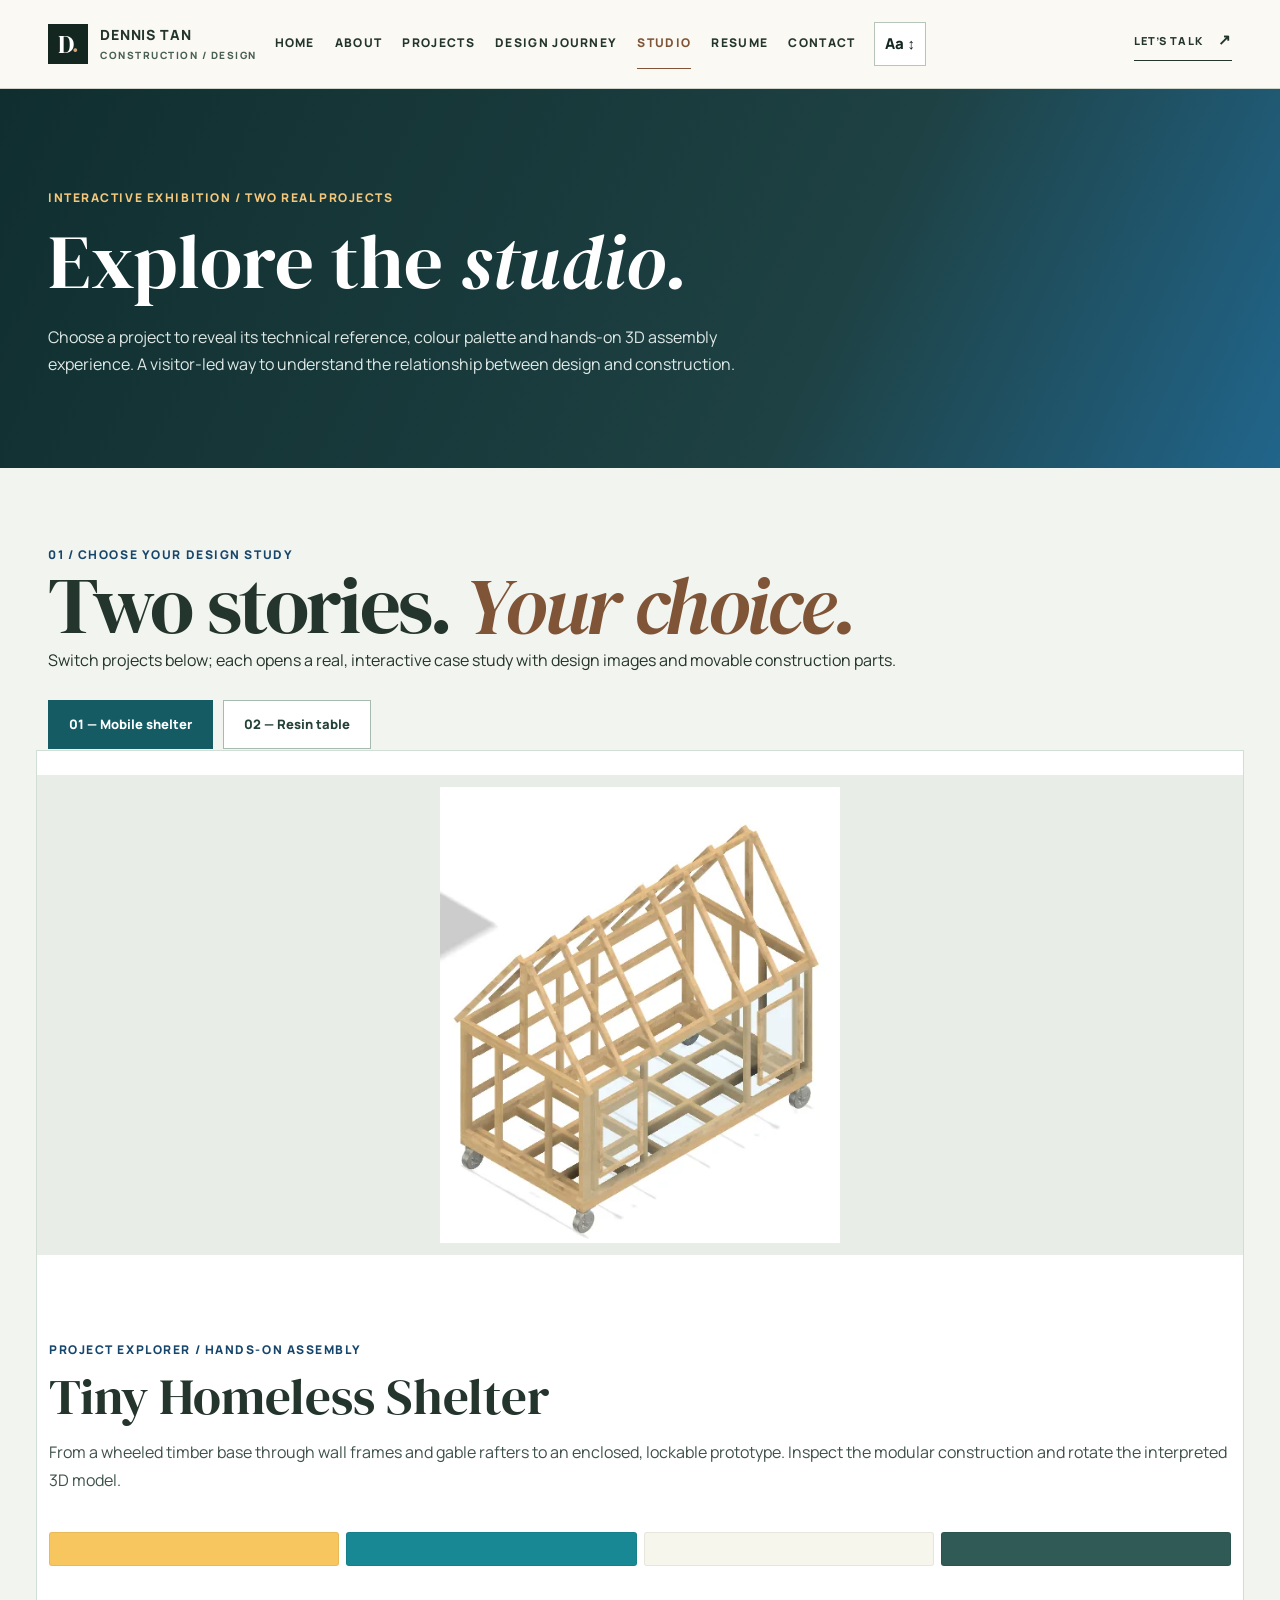
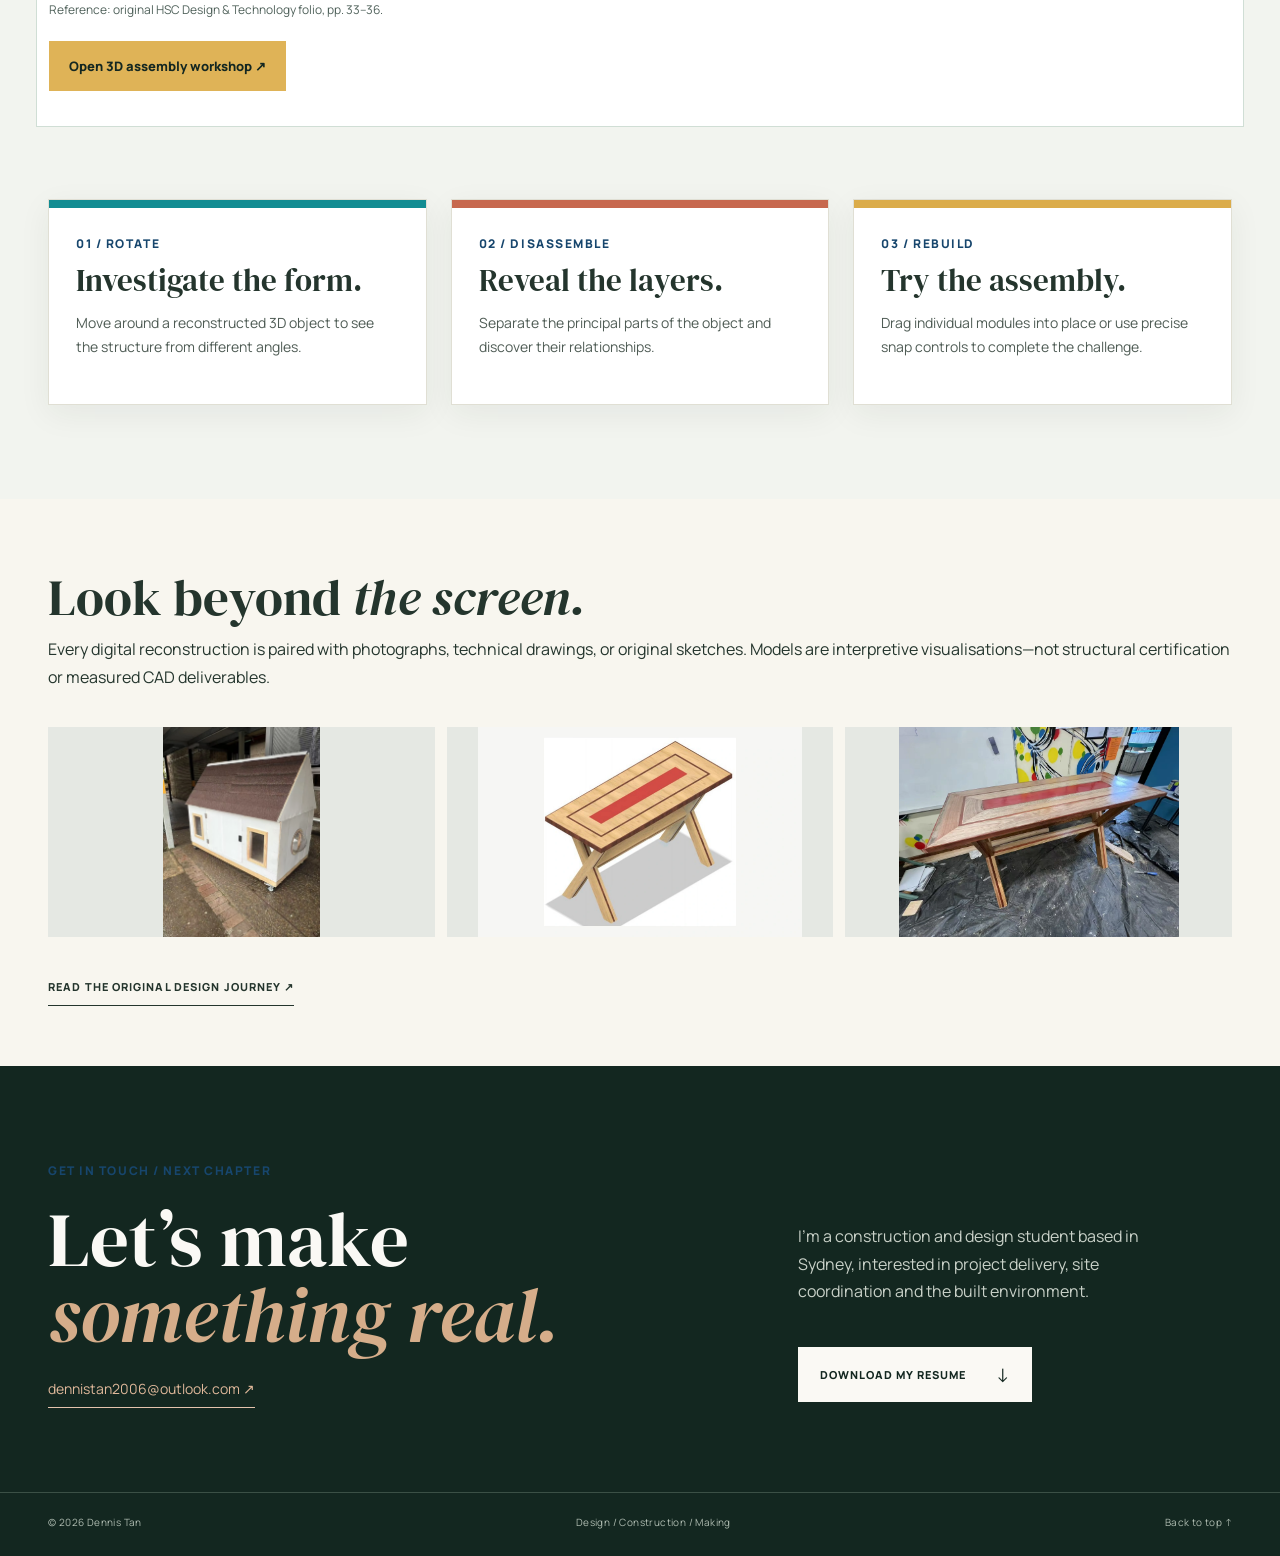
<file: studio.html>
<!DOCTYPE html>
<html lang="en-AU">
<head>
<meta charset="utf-8"/>
<meta content="width=device-width, initial-scale=1" name="viewport"/>
<meta content="Explore Dennis Tan's original shelter and resin table studies through interactive controls." name="description"/>
<meta content="Dennis Tan" name="author"/>
<meta content="#142721" name="theme-color"/>
<title>
   Interactive Studio | Dennis Tan — Design &amp; Construction
  </title>
<link href="assets/favicon/favicon.svg" rel="icon" type="image/svg+xml"/>
<link href="https://fonts.googleapis.com" rel="preconnect"/>
<link crossorigin="" href="https://fonts.gstatic.com" rel="preconnect"/>
<link href="https://fonts.googleapis.com/css2?family=DM+Serif+Display:ital@0;1&amp;family=Manrope:wght@400;500;600;700;800&amp;display=swap" rel="stylesheet"/>
<link href="assets/css/bootstrap.min.css" rel="stylesheet"/>
<link href="assets/css/style.css" rel="stylesheet"/>
<link href="assets/css/v9-polish.css" rel="stylesheet"/>
<meta content="light" name="color-scheme"/>
<meta content="Interactive Studio | Dennis Tan — Design &amp; Construction" property="og:title"/><meta content="website" property="og:type"/><meta content="Explore Dennis Tan's original shelter and resin table studies through interactive controls." property="og:description"/><link href="assets/css/v10-final.css" rel="stylesheet"/></head>
<body class="page-studio" id="top">
<a class="skip-link" href="#main">
   Skip to main content
  </a>
<header class="header">
<div class="shell header-grid">
<a aria-label="Dennis Tan, homepage" class="wordmark" href="index.html">
<span class="logo-square">
      D
      <span class="logo-dot">
       .
      </span>
</span>
<span class="wordmark-text">
      DENNIS TAN
      <small>
       CONSTRUCTION / DESIGN
      </small>
</span>
</a>
<button aria-controls="primary-navigation" aria-expanded="false" aria-label="Toggle navigation" class="nav-trigger" type="button">
<span>
</span>
<span>
</span>
<span class="nav-trigger-word">
      MENU
     </span>
</button>
<nav aria-label="Primary navigation">
<ul class="navigation" id="primary-navigation">
<li>
<a href="index.html">
        Home
       </a>
</li>
<li>
<a href="about.html">
        About
       </a>
</li>
<li>
<a href="projects.html">
        Projects
       </a>
</li>
<li>
<a href="process.html">
        Design Journey
       </a>
</li>
<li>
<a aria-current="page" href="studio.html">
        Studio
       </a>
</li>
<li>
<a href="resume.html">
        Resume
       </a>
</li>
<li>
<a href="contact.html">
        Contact
       </a>
</li>
</ul>
</nav>
<div class="reading-widget">
<button aria-controls="reading-panel" aria-expanded="false" aria-label="Adjust site-wide text size" class="reading-button" id="reading-toggle" type="button">
      Aa
      <span aria-hidden="true">
       ↕
      </span>
</button>
<div class="reading-panel" hidden="" id="reading-panel">
<strong>
       Reading comfort
      </strong>
<p>
       Adjust the size of text across the website. Your choice will be remembered on this device.
      </p>
<div class="reading-row">
<label for="reading-slider">
        Text size
       </label>
<output aria-live="polite" for="reading-slider" id="reading-value">
        100%
       </output>
</div>
<input aria-label="Text size percentage" class="reading-range" id="reading-slider" max="130" min="100" step="5" type="range" value="100"/>
<button class="reading-reset" id="reading-reset" type="button">
       Reset to 100%
      </button>
</div>
</div>
<a class="header-contact" href="mailto:dennistan2006@outlook.com">
     LET’S TALK
     <span aria-hidden="true">
      ↗
     </span>
</a>
</div>
<div aria-hidden="true" class="reading-progress"><span class="reading-progress-fill"></span></div></header>
<main id="main">
<section aria-labelledby="studio-title" class="v8-page-hero">
<div class="shell">
<span class="eyebrow">
      INTERACTIVE EXHIBITION / TWO REAL PROJECTS
     </span>
<h1 id="studio-title">
      Explore the
      <em>
       studio.
      </em>
</h1>
<p>
      Choose a project to reveal its technical reference, colour palette and hands-on 3D assembly experience. A visitor-led way to understand the relationship between design and construction.
     </p>
</div>
</section>
<section aria-labelledby="studio-choice-title" class="v8-interactive">
<div class="shell">
<span class="eyebrow">
      01 / CHOOSE YOUR DESIGN STUDY
     </span>
<h2 class="display" id="studio-choice-title">
      Two stories.
      <em>
       Your choice.
      </em>
</h2>
<p>
      Switch projects below; each opens a real, interactive case study with design images and movable construction parts.
     </p>
<div aria-label="Select project" class="v8-switches" role="group">
<button aria-pressed="true" data-studio-project="shelter" type="button">
       01 — Mobile shelter
      </button>
<button aria-pressed="false" data-studio-project="table" type="button">
       02 — Resin table
      </button>
</div>
<div aria-live="polite" class="v8-lab row g-4 v9-bootstrap-grid">
<img alt="Digital timber frame shelter reference" class="col-12 col-lg-6" data-studio-image="" decoding="async" height="537" loading="lazy" src="assets/images/shelter-cad-frame.webp" width="470"/>
<div class="v8-lab-copy col-12 col-lg-6">
<span class="eyebrow">
        PROJECT EXPLORER / HANDS-ON ASSEMBLY
       </span>
<h2 data-studio-title="">
        Tiny Homeless Shelter
       </h2>
<p data-studio-description="">
        Explore a timber shelter prototype and its modular construction.
       </p>
<div aria-label="Project material and design palette" class="v8-palette-strip" data-studio-palette="">
<span style="background:#f7c65e">
</span>
<span style="background:#188994">
</span>
<span style="background:#f7f6ec">
</span>
<span style="background:#2f5a55">
</span>
</div>
<span class="v8-choice-caption" data-studio-evidence="">
        Source: original HSC Design &amp; Technology folio.
       </span>
<a class="v8-go" data-studio-link="" href="shelter.html#interactive-3d">
        Open 3D assembly workshop ↗
       </a>
</div>
</div>
<div class="row g-4 mt-5">
<div class="col-12 col-md-4">
<div class="v8-card">
<div class="v8-card-top">
</div>
<div class="v8-card-body">
<span class="eyebrow">
          01 / ROTATE
         </span>
<h3>
          Investigate the form.
         </h3>
<p>
          Move around a reconstructed 3D object to see the structure from different angles.
         </p>
</div>
</div>
</div>
<div class="col-12 col-md-4">
<div class="v8-card">
<div class="v8-card-top" style="background:#c7684e">
</div>
<div class="v8-card-body">
<span class="eyebrow">
          02 / DISASSEMBLE
         </span>
<h3>
          Reveal the layers.
         </h3>
<p>
          Separate the principal parts of the object and discover their relationships.
         </p>
</div>
</div>
</div>
<div class="col-12 col-md-4">
<div class="v8-card">
<div class="v8-card-top" style="background:#dbac4a">
</div>
<div class="v8-card-body">
<span class="eyebrow">
          03 / REBUILD
         </span>
<h3>
          Try the assembly.
         </h3>
<p>
          Drag individual modules into place or use precise snap controls to complete the challenge.
         </p>
</div>
</div>
</div>
</div>
</div>
</section>
<section class="v8-steps">
<div class="shell">
<h2>
      Look beyond
      <em>
       the screen.
      </em>
</h2>
<p>
      Every digital reconstruction is paired with photographs, technical drawings, or original sketches. Models are interpretive visualisations—not structural certification or measured CAD deliverables.
     </p>
<div class="v8-small-gallery">
<img alt="Completed shelter prototype" decoding="async" height="1707" loading="lazy" src="assets/images/shelter-finished-side.webp" width="1280"/>
<img alt="Updated reconstructed table model" decoding="async" height="830" loading="lazy" src="assets/images/table-current-3d.webp" width="1280"/>
<img alt="Real finished timber table" decoding="async" height="1276" loading="lazy" src="assets/images/table-final.webp" width="1702"/>
</div>
<a class="rule-link" href="process.html">
      READ THE ORIGINAL DESIGN JOURNEY ↗
     </a>
</div>
</section>
</main>
<footer class="site-footer" id="footer">
<div class="shell footer-top">
<div>
<p class="eyebrow light">
      GET IN TOUCH / NEXT CHAPTER
     </p>
<h2>
      Let’s make
      <br/>
<em>
       something real.
      </em>
</h2>
<a class="footer-mail" href="mailto:dennistan2006@outlook.com">
      dennistan2006@outlook.com
      <span aria-hidden="true">
       ↗
      </span>
</a>
</div>
<div class="footer-side">
<p>
      I'm a construction and design student based in Sydney, interested in project delivery, site coordination and the built environment.
     </p>
<a class="btn btn-light" download="" href="assets/pdf/dennis-tan-resume.pdf">
      Download my resume
      <span aria-hidden="true">
       ↓
      </span>
</a>
</div>
</div>
<div class="shell footer-bottom">
<span>
     © 2026 Dennis Tan
    </span>
<span>
     Design / Construction / Making
    </span>
<a href="#top">
     Back to top ↑
    </a>
</div>
</footer>
<dialog aria-label="Project image viewer" class="gallery-dialog">
<div class="dialog-toolbar">
<span aria-live="polite" class="dialog-count">
</span>
<button aria-label="Close image viewer" class="dialog-close" type="button">
     Close ✕
    </button>
</div>
<div class="dialog-image-box">
<button aria-label="Previous image" class="dialog-prev" type="button">
     ‹
    </button>
<img alt="" class="dialog-photo" decoding="async" loading="eager"/>
<button aria-label="Next image" class="dialog-next" type="button">
     ›
    </button>
</div>
<p class="dialog-caption">
</p>
</dialog>
<script defer="" src="assets/js/bootstrap.bundle.min.js">
</script>
<script defer="" src="assets/js/site.js">
</script>
<script defer="" src="assets/js/v8-enhancements.js">
</script>
<script defer="" src="assets/js/v9-polish.js">
</script>
<script defer="" src="assets/js/v10-final.js"></script></body>
</html>
</file>
<file: assets/css/style.css>
/* Dennis Tan | INFO1005 Assessment 3 | V2 portfolio
   Design language: architectural editorial, readable hierarchy, real project evidence.
   Bootstrap 5 is linked from the document head; this stylesheet provides the layout and offline fallback. */
:root{--forest:#142721;--forest-mid:#294137;--paper:#faf9f4;--cream:#f0f0e9;--sand:#ebe5d7;--rust:#b47f59;--rust-dark:#805436;--text:#24352d;--soft:#596b60;--line:#d4d9d1;--font:'Manrope',Arial,sans-serif;--serif:'DM Serif Display',Georgia,serif;--shell:1320px}
*,*:before,*:after{box-sizing:border-box}html{scroll-behavior:smooth;scroll-padding-top:100px}body{margin:0;color:var(--text);background:var(--paper);font-family:var(--font);font-size:calc(15px * var(--text-zoom, 1));line-height:1.72;-webkit-font-smoothing:antialiased}body:has(.gallery-dialog[open]){overflow:hidden}a{color:inherit;text-decoration:none}a:hover{color:inherit}button{font-family:inherit}img{display:block;max-width:100%}p{margin:0 0 1.2em}h1,h2,h3,h4{margin:0;font-weight:600}em{font-family:var(--serif);font-weight:400;font-style:italic}::selection{background:var(--rust);color:#fff}a:focus-visible,button:focus-visible,video:focus-visible{outline:3px solid #d49f77;outline-offset:4px}.shell{max-width:var(--shell);margin:0 auto;padding:0 48px}.skip-link{position:fixed;z-index:99;left:15px;top:-90px;background:white;color:var(--forest);padding:12px 18px;border:2px solid var(--forest)}.skip-link:focus{top:16px}.eyebrow{display:block;color:var(--rust-dark);font-size:calc(11px * var(--text-zoom, 1));letter-spacing:.17em;text-transform:uppercase;font-weight:800;line-height:1.5}.eyebrow b{font-weight:850}.eyebrow.light{color:#e0ba99}.display{font:400 clamp(3rem,6.3vw,6.8rem)/1.03 var(--serif);letter-spacing:-.035em}.display em{color:var(--rust-dark)}.section{padding:112px 0}.section-top{display:flex;justify-content:space-between;gap:40px;align-items:start;margin-bottom:24px}.section-top>p{font-size:calc(14px * var(--text-zoom, 1));color:var(--soft);max-width:360px;margin:0;line-height:1.7}.title-split{display:flex;justify-content:space-between;gap:30px;align-items:end;margin-bottom:55px}.margin-bottom{margin-bottom:48px}.tint{background:var(--cream)}.number-label{display:block;color:var(--rust-dark);font-size:calc(11px * var(--text-zoom, 1));letter-spacing:.13em;font-weight:800;text-transform:uppercase}.tiny-text{color:var(--soft);font-size:calc(12px * var(--text-zoom, 1));margin-top:16px}.soft-note{font-size:calc(13px * var(--text-zoom, 1));color:var(--soft);border-left:3px solid var(--rust);padding-left:15px;margin-top:20px}
/* header */
.header{position:sticky;top:0;z-index:45;background:rgba(250,249,244,.98);border-bottom:1px solid var(--line);backdrop-filter:blur(18px)}.header-grid{height:88px;display:flex;align-items:center;justify-content:space-between;gap:42px}.wordmark{display:flex;align-items:center;gap:12px;flex:none}.logo-square{width:40px;height:40px;display:grid;place-items:center;background:var(--forest);color:#fff;font:25px/1 var(--serif)}.logo-dot{color:#d6a479;margin-left:-3px}.wordmark-text{font-size:calc(14px * var(--text-zoom, 1));font-weight:800;letter-spacing:.06em;white-space:nowrap;line-height:1.22}.wordmark-text small{font-size:calc(8px * var(--text-zoom, 1));display:block;color:var(--soft);letter-spacing:.15em;font-weight:800;margin-top:6px}.navigation{display:flex;list-style:none;gap:31px;margin:0;padding:0;align-items:center}.navigation li{margin:0}.navigation a{display:inline-block;padding:14px 0;font-size:calc(11px * var(--text-zoom, 1));font-weight:800;text-transform:uppercase;letter-spacing:.11em;border-bottom:1px solid transparent}.navigation a:hover,.navigation a[aria-current=page]{color:var(--rust-dark);border-color:var(--rust-dark)}.header-contact{font-size:calc(11px * var(--text-zoom, 1));font-weight:800;letter-spacing:.1em;white-space:nowrap;border-bottom:1px solid var(--text);padding-bottom:6px}.header-contact span{margin-left:12px;font-size:calc(15px * var(--text-zoom, 1))}.nav-trigger{display:none;border:1px solid var(--line);background:transparent;color:var(--text);min-height:43px;min-width:72px;align-items:center;justify-content:center;gap:5px;flex-direction:column}.nav-trigger>span:not(.nav-trigger-word){display:block;width:22px;height:1px;background:var(--forest)}.nav-trigger .nav-trigger-word{font-size:calc(9px * var(--text-zoom, 1));font-weight:800;letter-spacing:.18em;margin-top:4px}
/* buttons and text links */
.btn{display:inline-flex;align-items:center;justify-content:space-between;gap:30px;padding:17px 21px;background:transparent;min-height:52px;border:1px solid currentColor;border-radius:0!important;font-weight:800;font-size:calc(11px * var(--text-zoom, 1));letter-spacing:.09em;text-transform:uppercase;line-height:1.3;transition:background .18s,color .18s,border-color .18s,transform .18s}.btn span{font-size:calc(19px * var(--text-zoom, 1));font-weight:400;line-height:1}.btn-light{background:#faf9f4;color:var(--forest);border-color:#faf9f4}.btn-light:hover{background:#e4d4c4;color:var(--forest);border-color:#e4d4c4;transform:translateY(-2px)}.btn-dark{background:var(--forest);color:#fff;border-color:var(--forest)}.btn-dark:hover{color:#fff;background:var(--rust-dark);border-color:var(--rust-dark);transform:translateY(-2px)}.rule-link{display:inline-flex;gap:18px;font-size:calc(11px * var(--text-zoom, 1));font-weight:850;letter-spacing:.1em;text-transform:uppercase;padding-bottom:9px;border-bottom:1px solid var(--text);white-space:nowrap}.rule-link span{font-size:calc(16px * var(--text-zoom, 1));font-weight:500}.rule-link:hover,.mini-link:hover{color:var(--rust-dark)}.project-link{display:flex;align-items:center;justify-content:space-between;gap:25px;padding:18px 0;border-top:1px solid var(--line);border-bottom:1px solid var(--line);font-size:calc(12px * var(--text-zoom, 1));font-weight:800;text-transform:uppercase;letter-spacing:.1em;margin-top:29px;max-width:445px}.project-link span{font-size:calc(22px * var(--text-zoom, 1));font-weight:400;transition:transform .2s}.project-link:hover{color:var(--rust-dark)}.project-link:hover span{transform:translate(3px,-3px)}.mini-link{border-bottom:1px solid currentColor;font-size:calc(11px * var(--text-zoom, 1));text-transform:uppercase;font-weight:850;letter-spacing:.08em;padding-bottom:5px}
/* hero */
.home-hero{background:var(--forest);color:var(--paper)}.hero-grid{display:grid;grid-template-columns:1.08fr .92fr;max-width:1600px;margin:0 auto;min-height:760px}.hero-copy{display:flex;flex-direction:column;justify-content:space-between;padding:37px 7% 28px max(48px,calc((100vw - var(--shell))/2 + 48px));position:relative;min-width:0}.intro-rule,.hero-bottom{display:flex;justify-content:space-between;gap:10px;color:#b3bfb7;font-size:calc(10px * var(--text-zoom, 1));font-weight:800;letter-spacing:.13em}.intro-rule{padding-top:3px}.hero-heading{padding:35px 0 55px}.hero-heading h1{font:400 clamp(5.7rem,10vw,10.6rem)/.89 var(--serif);letter-spacing:-.065em;margin:22px 0 30px}.hero-heading h1 em{color:#d5ac88}.hero-lead{font-size:calc(17px * var(--text-zoom, 1));line-height:1.85;color:#c6d0c8;max-width:500px;margin-bottom:25px}.hero-actions{display:flex;align-items:center;gap:25px;flex-wrap:wrap}.hero-inline{border-bottom:1px solid #e3e4d8;padding-bottom:9px;font-size:calc(11px * var(--text-zoom, 1));font-weight:800;letter-spacing:.07em;text-transform:uppercase}.hero-inline span{margin-left:13px}.hero-inline:hover{color:#dfb18c}.hero-art{position:relative;overflow:hidden;background:#34483d;min-height:650px}.hero-primary{position:absolute;inset:0 0 8% 0}.hero-primary:after{content:'';position:absolute;inset:0;background:linear-gradient(90deg,rgba(20,39,33,.04),rgba(20,39,33,.02))}.hero-primary img{width:100%;height:100%;object-fit:cover;object-position:center 55%}.hero-inset{position:absolute;z-index:2;bottom:4%;left:-7%;width:44%;height:35%;box-shadow:0 12px 45px #0006;border:8px solid var(--forest);overflow:hidden}.hero-inset img{width:100%;height:100%;object-fit:cover}.image-tag{position:absolute;bottom:15px;right:16px;padding:8px 11px;background:var(--paper);color:var(--forest);font-size:calc(10px * var(--text-zoom, 1));font-weight:850;letter-spacing:.08em}.image-tag.small{font-size:calc(9px * var(--text-zoom, 1));bottom:7px;right:7px}.hero-art-label{position:absolute;right:22px;bottom:13px;color:#fff;font-size:calc(10px * var(--text-zoom, 1));font-weight:800;letter-spacing:.11em;transform:translateY(40px)}.signal{background:#e4e6dc;border-bottom:1px solid var(--line)}.signal-grid{display:grid;grid-template-columns:repeat(4,1fr);gap:0}.signal-grid p{margin:0;padding:27px 22px;border-right:1px solid #bec5b9;color:#4f6056;display:flex;align-items:center;gap:14px;font-size:calc(10px * var(--text-zoom, 1));text-transform:uppercase;font-weight:800;letter-spacing:.06em}.signal-grid p:first-child{padding-left:0}.signal-grid p:last-child{border:0}.signal-num{font:32px/1 var(--serif);letter-spacing:-.04em;color:var(--forest);white-space:nowrap}
/* home works / evidence */
.project-feature{display:grid;grid-template-columns:1.22fr .78fr;gap:70px;align-items:center;margin-bottom:92px}.project-feature.reverse{grid-template-columns:.78fr 1.22fr}.project-feature.reverse .project-image-link{order:2}.project-feature.reverse .project-feature-text{order:1}.project-feature:last-child{margin-bottom:0}.project-image-link{display:block;position:relative;overflow:hidden;height:min(570px,43vw);min-height:350px;background:#d9ddd5}.project-image-link img{width:100%;height:100%;object-fit:cover;transition:transform .55s}.project-image-link:hover img,.index-visual a:hover img{transform:scale(1.035)}.project-image-link.table-pic img{object-position:center center}.project-image-link.shelter-pic img{object-position:center 60%}.feature-image-number{position:absolute;top:0;left:0;background:var(--paper);padding:8px 17px;font:35px var(--serif)}.project-feature-text h3{font:400 clamp(3rem,5vw,6rem)/1.02 var(--serif);letter-spacing:-.045em;margin:16px 0 25px}.project-feature-text p{color:var(--soft);font-size:calc(15px * var(--text-zoom, 1));max-width:48ch}.tag-row{display:flex;gap:8px;flex-wrap:wrap}.tag{padding:7px 10px;border:1px solid #ccd4ca;font-size:calc(10px * var(--text-zoom, 1));text-transform:uppercase;letter-spacing:.07em;font-weight:800;color:#4d6053}.design-evidence{background:var(--sand)}.evidence-grid{display:grid;grid-template-columns:repeat(2,1fr);gap:38px}.evidence-visual{display:grid;grid-template-columns:1fr 1fr;gap:8px;height:290px;background:#e8e8df;overflow:hidden}.evidence-visual img{width:100%;height:100%;object-fit:cover}.evidence-visual img:first-child{object-fit:contain;background:#f6f6f2}.evidence-description{display:grid;gap:13px;padding:19px 0}.evidence-description h3{font:33px/1.15 var(--serif)}.evidence-description p{color:var(--soft);max-width:50ch;font-size:calc(14px * var(--text-zoom, 1))}.evidence-description .mini-link{justify-self:start}.capabilities-preview{background:var(--paper)}.capabilities-grid{display:grid;grid-template-columns:1fr 1fr;gap:80px}.capabilities-grid h2{margin-top:20px}.cap-list>div{display:grid;grid-template-columns:50px 1fr;gap:5px 25px;padding:19px 0;border-bottom:1px solid var(--line)}.cap-list>div:first-child{border-top:1px solid var(--line)}.cap-list span{font:27px var(--serif);color:var(--rust-dark);grid-row:span 2}.cap-list strong{font-size:calc(15px * var(--text-zoom, 1))}.cap-list p{margin:0;font-size:calc(13px * var(--text-zoom, 1));color:var(--soft)}.cap-list .rule-link{margin-top:25px}.next-step{background:#2a4136;color:#fff;padding:96px 0}.next-step-inner{display:grid;grid-template-columns:1.15fr .85fr;gap:65px;align-items:center}.next-step h2{font:400 clamp(3.1rem,5.5vw,6rem)/1.07 var(--serif);margin-top:20px}.next-step h2 em{color:#d7b596}.next-step p{max-width:53ch;color:#d4ddd5;line-height:1.9;margin-bottom:25px}
/* interior pages */
.page-title-wrap{background:var(--cream);border-bottom:1px solid var(--line)}.page-title{padding-top:100px;padding-bottom:100px;display:grid;grid-template-columns:1.15fr .85fr;gap:45px;align-items:end}.page-title h1{margin-top:20px}.page-title>p{color:var(--soft);font-size:calc(17px * var(--text-zoom, 1));line-height:1.8;max-width:470px;margin:0 0 10px}.project-index-row{display:grid;grid-template-columns:1.12fr .88fr;gap:70px;align-items:center;border-bottom:1px solid var(--line);padding-bottom:88px;margin-bottom:88px}.project-index-row:last-child{margin-bottom:0;padding-bottom:0;border:0}.index-visual{position:relative;min-height:420px;height:540px;overflow:hidden;background:#d9ddd5}.index-visual a{display:block;width:100%;height:100%}.index-visual img{width:100%;height:100%;object-fit:cover;transition:transform .5s}.project-index-number{position:absolute;top:0;left:0;background:var(--paper);padding:7px 18px;font:40px var(--serif)}.index-copy h2{font:400 clamp(3rem,5vw,5.7rem)/1.06 var(--serif);margin:12px 0 24px}.index-copy>p{color:var(--soft);font-size:calc(15px * var(--text-zoom, 1))}.project-proof{display:flex;flex-wrap:wrap;gap:8px;margin-top:25px}.project-proof span{font-size:calc(9px * var(--text-zoom, 1));font-weight:800;letter-spacing:.08em;padding:7px 10px;border:1px solid var(--line)}.index-note{background:#f1f2eb}.note-grid{display:grid;grid-template-columns:.4fr 1fr;gap:40px}.note-grid p{margin:0;color:var(--soft);max-width:75ch}
/* case study */
.case-heading{background:var(--forest);color:#fff;padding:52px 0 86px}.case-heading.table-heading{background:#382e27}.case-kicker{display:flex;justify-content:space-between;align-items:center;gap:25px;padding-bottom:37px;border-bottom:1px solid #ffffff42;font-size:calc(11px * var(--text-zoom, 1));font-weight:800;letter-spacing:.11em}.case-kicker a{color:#e8e9e1}.case-kicker a:hover{color:#f0b98b}.case-kicker>span{color:#bdc9be}.case-title-grid{padding-top:75px;display:grid;grid-template-columns:1.45fr .55fr;gap:55px;align-items:end}.case-title-grid h1{font:400 clamp(4.1rem,8.2vw,9rem)/.96 var(--serif);letter-spacing:-.055em;margin-top:17px}.case-title-grid h1 em{color:#d4ae8d}.case-title-grid>p{color:#d2d8d1;font-size:calc(16px * var(--text-zoom, 1));line-height:1.8;margin-bottom:12px}.wide-case-photo{position:relative;height:620px;background:#d8d8d1;overflow:hidden}.wide-case-photo img{height:100%;width:100%;object-fit:cover;object-position:center 53%}.wide-table-photo img{object-position:center 50%}.photo-side-label{position:absolute;right:max(20px,calc((100vw - var(--shell))/2 + 47px));bottom:25px;background:var(--paper);color:var(--forest);padding:11px 14px;font-size:calc(11px * var(--text-zoom, 1));font-weight:800;letter-spacing:.1em}.case-meta{background:var(--paper);border-bottom:1px solid var(--line)}.meta-four{display:grid;grid-template-columns:repeat(4,1fr);gap:25px;padding-top:28px;padding-bottom:29px}.meta-four div{border-right:1px solid var(--line);padding-right:18px}.meta-four div:last-child{border:0}.meta-four span{display:block;color:var(--rust-dark);font-size:calc(9px * var(--text-zoom, 1));letter-spacing:.13em;font-weight:800}.meta-four strong{display:block;margin-top:7px;font-size:calc(13px * var(--text-zoom, 1));line-height:1.4}.chapter-nav{background:#edf0e9;border-bottom:1px solid var(--line)}.chapter-nav .shell{display:flex;gap:29px;align-items:center;min-height:64px;flex-wrap:wrap}.chapter-nav a{font-size:calc(11px * var(--text-zoom, 1));letter-spacing:.03em;font-weight:800;padding:20px 0}.chapter-nav a:hover{color:var(--rust-dark)}.chapter-nav span{font-size:calc(9px * var(--text-zoom, 1));font-weight:850;letter-spacing:.11em;color:var(--soft);margin-right:5px}.editorial-intro,.reflection-grid{display:grid;grid-template-columns:1fr .95fr;gap:100px;align-items:start}.editorial-intro h2,.reflection-grid h2{margin-top:20px}.body-lead p,.reflection-grid p{font-size:calc(16px * var(--text-zoom, 1));line-height:1.9;color:var(--soft)}.body-lead .soft-note{font-size:calc(13px * var(--text-zoom, 1))}.cad-built{display:grid;grid-template-columns:1fr 1fr;gap:30px}.image-frame{margin:0}.zoom-image{position:relative;width:100%;border:0;padding:0;background:#e1e5dd;display:block;overflow:hidden;cursor:zoom-in}.zoom-image img{width:100%;height:100%;object-fit:cover;transition:transform .35s}.zoom-image:hover img{transform:scale(1.025)}.corner-mark{position:absolute;right:12px;bottom:12px;display:grid;place-items:center;width:33px;height:33px;background:var(--paper);color:var(--forest);font-size:calc(18px * var(--text-zoom, 1))}.image-frame figcaption{padding:11px 1px 0;color:var(--soft);font-size:calc(11px * var(--text-zoom, 1));text-transform:uppercase;letter-spacing:.05em;line-height:1.6}.cad-photo .zoom-image{height:460px}.cad-photo:first-child .zoom-image img{object-fit:contain;background:#f8f8f5}.case-steps{display:grid;grid-template-columns:repeat(4,1fr);gap:15px;margin-top:65px}.case-steps article{position:relative}.case-steps article>img{width:100%;height:220px;object-fit:cover;background:#e7e6df}.case-steps article:first-child>img{object-fit:contain}.step-num{position:absolute;top:0;left:0;padding:6px 12px;background:var(--paper);font:30px var(--serif);z-index:1}.case-steps h3{font:25px/1.15 var(--serif);margin:18px 0 9px}.case-steps p{color:var(--soft);font-size:calc(12px * var(--text-zoom, 1));line-height:1.65}.features-editorial{display:grid;grid-template-columns:1.08fr .92fr;gap:72px;align-items:center}.feature-photo-big .zoom-image{height:655px}.feature-notes{display:grid;grid-template-columns:1fr 1fr;gap:32px 30px}.feature-notes article{border-top:1px solid var(--line);padding-top:18px}.feature-notes article span{font-size:calc(10px * var(--text-zoom, 1));letter-spacing:.09em;color:var(--rust-dark);font-weight:800}.feature-notes h3{font:28px/1.15 var(--serif);margin:9px 0}.feature-notes p{color:var(--soft);font-size:calc(12px * var(--text-zoom, 1))}.detail-gallery{display:grid;grid-template-columns:repeat(3,1fr);gap:20px;margin-top:45px}.detail-gallery .zoom-image{height:265px}.detail-gallery .image-frame:nth-child(2) img{object-fit:contain;background:#f8f9f5}.video-grid{display:grid;grid-template-columns:1fr 1fr;gap:30px}.video-card{background:#fff;border:1px solid var(--line);display:grid;grid-template-columns:1fr 1fr;gap:0;overflow:hidden;min-height:375px}.video-wrap{background:#24352d;max-height:410px}.video-wrap video{height:100%;width:100%;object-fit:cover;background:#142721;display:block}.video-copy{padding:35px 29px;align-self:center}.video-copy>span{font-size:calc(10px * var(--text-zoom, 1));font-weight:850;letter-spacing:.08em;color:var(--rust-dark)}.video-copy h3{font:32px/1.13 var(--serif);margin:14px 0}.video-copy p{color:var(--soft);font-size:calc(13px * var(--text-zoom, 1));line-height:1.75}.media-note{color:var(--soft);font-size:calc(12px * var(--text-zoom, 1));margin:19px 0 0}.joinery-feature{display:grid;grid-template-columns:1.05fr .95fr;gap:70px;align-items:center}.joinery-feature .zoom-image{height:580px}.joinery-copy h3{font:clamp(2.5rem,4vw,4.5rem)/1.1 var(--serif);margin:17px 0 26px}.joinery-copy p{color:var(--soft);font-size:calc(14px * var(--text-zoom, 1));line-height:1.85}.tabletop-grid{display:grid;grid-template-columns:1fr 1fr;gap:24px}.tabletop-grid .zoom-image{height:505px}.tabletop-note{max-width:990px;display:grid;grid-template-columns:1fr 1fr;gap:30px;margin:45px 0 0}.tabletop-note p{font-size:calc(14px * var(--text-zoom, 1))}.reflection-grid p:last-of-type{margin-bottom:30px}
/* About resume contact */
.about-intro{display:grid;grid-template-columns:1fr .85fr;gap:95px;align-items:center}.about-intro .about-portrait{height:680px;position:relative;overflow:hidden;background:#e0e2d9}.about-portrait img{height:100%;width:100%;object-fit:cover}.about-portrait span{position:absolute;left:0;bottom:0;padding:12px 18px;background:var(--paper);font-size:calc(10px * var(--text-zoom, 1));font-weight:850;letter-spacing:.1em}.about-intro h2{margin:23px 0}.about-intro p{color:var(--soft);font-size:calc(15px * var(--text-zoom, 1));line-height:1.85}.about-intro .btn{margin-top:20px}.skills-editorial{display:grid;grid-template-columns:repeat(3,1fr);gap:25px}.skills-editorial img{height:270px;width:100%;object-fit:cover;background:#e4e7e0}.skills-editorial article:first-child img{object-fit:contain}.skills-editorial article>.number-label{margin-top:18px}.skills-editorial h3{font:30px var(--serif);margin:8px 0}.skills-editorial p{color:var(--soft);font-size:calc(13px * var(--text-zoom, 1))}.about-education,.resume-details{display:grid;grid-template-columns:.75fr 1.25fr;gap:85px}.about-education h2,.resume-details h2{margin-top:18px}.education-list article,.exp-items article{border-bottom:1px solid var(--line);padding:24px 0}.education-list article:first-child,.exp-items article:first-child{border-top:1px solid var(--line)}.education-list article span,.exp-items article span{font-size:calc(10px * var(--text-zoom, 1));font-weight:800;letter-spacing:.1em;color:var(--rust-dark)}.education-list h3,.exp-items h3{font:29px/1.3 var(--serif);margin:11px 0}.education-list p,.exp-items p{font-size:calc(13px * var(--text-zoom, 1));color:var(--soft);margin:0}.resume-hero{display:grid;grid-template-columns:1fr .8fr;gap:75px;align-items:center}.resume-hero h2{margin:19px 0}.resume-hero>div>p{max-width:48ch;color:var(--soft)}.resume-hero .btn{margin:20px 0 0}.resume-preview{position:relative;background:#fff;box-shadow:0 15px 65px #12251e1b;border:1px solid var(--line);padding:42px 48px;min-height:585px;max-width:460px;transform:rotate(1.5deg)}.resume-preview-head{display:flex;justify-content:space-between;font-size:calc(8px * var(--text-zoom, 1));font-weight:850;letter-spacing:.15em}.resume-preview h3{font:55px/1.02 var(--serif);margin:38px 0 26px;color:var(--forest)}.preview-rule{height:7px;background:var(--rust);width:72px;margin-bottom:28px}.resume-preview p{font-size:calc(9px * var(--text-zoom, 1));font-weight:850;letter-spacing:.15em;color:var(--rust-dark);margin:25px 0 7px}.resume-preview strong{display:block;font-size:calc(11px * var(--text-zoom, 1))}.resume-preview>span{display:block;font-size:calc(10px * var(--text-zoom, 1));margin-top:5px;color:var(--soft)}.resume-preview-foot{font-size:calc(9px * var(--text-zoom, 1));font-weight:850;letter-spacing:.15em;position:absolute;bottom:30px;right:45px;color:var(--soft)}.qual-grid{display:grid;grid-template-columns:repeat(3,1fr);gap:30px}.qual-grid article{border-top:1px solid var(--line);padding-top:25px}.qual-grid h3{font:32px var(--serif);margin-bottom:19px}.qual-grid p{font-size:calc(13px * var(--text-zoom, 1));color:var(--soft)}.contact-layout{display:grid;grid-template-columns:1.2fr .8fr;gap:75px}.contact-primary{padding:30px 0}.contact-primary>p{font-size:calc(18px * var(--text-zoom, 1));max-width:500px;color:var(--soft);margin:30px 0 50px}.huge-mail{display:block;font:clamp(2rem,4vw,4.8rem)/1.2 var(--serif);letter-spacing:-.035em;margin-bottom:50px;overflow-wrap:anywhere}.huge-mail span{color:var(--rust-dark)}.huge-mail:hover{color:var(--rust-dark)}.contact-aside{background:var(--cream);padding:52px}.contact-aside h2{font:42px/1.1 var(--serif);margin:14px 0 22px}.contact-aside p{font-size:calc(13px * var(--text-zoom, 1));color:var(--soft);line-height:1.85}.contact-aside hr{border:0;border-top:1px solid var(--line);margin:26px 0}
/* footer and lightbox */
.site-footer{background:var(--forest);color:var(--paper)}.footer-top{padding-top:96px;padding-bottom:90px;display:grid;grid-template-columns:1.2fr .8fr;gap:100px;align-items:end}.footer-top h2{font:400 clamp(3.4rem,6vw,7rem)/.98 var(--serif);margin:22px 0}.footer-top h2 em{color:#d5ad8a}.footer-mail{font-size:calc(14px * var(--text-zoom, 1));color:#dfb89a;overflow-wrap:anywhere;border-bottom:1px solid #e4c3ad;padding-bottom:9px}.footer-mail:hover{color:#fff}.footer-side p{max-width:360px;color:#c9d1c8}.footer-side .btn{margin-top:22px}.footer-bottom{border-top:1px solid #3b5046;display:flex;justify-content:space-between;gap:25px;padding-top:21px;padding-bottom:24px;font-size:calc(10px * var(--text-zoom, 1));color:#aebbb0;letter-spacing:.04em}.footer-bottom a:hover{color:white}.gallery-dialog{border:0;max-width:100vw;width:100vw;height:100dvh;max-height:100dvh;margin:0;padding:12px 28px;background:#0e1d17;color:white}.gallery-dialog::backdrop{background:#07130ff0}.dialog-toolbar{display:flex;justify-content:space-between;align-items:center;max-width:1300px;margin:0 auto;height:55px}.dialog-toolbar span{font-size:calc(11px * var(--text-zoom, 1));font-weight:850;letter-spacing:.1em}.dialog-close{background:transparent;border:1px solid #708276;color:white;padding:8px 13px;font-size:calc(11px * var(--text-zoom, 1));letter-spacing:.06em}.dialog-image-box{display:flex;align-items:center;gap:15px;justify-content:center;height:calc(100% - 142px)}.dialog-image-box img{width:auto;max-width:calc(100% - 125px);height:auto;max-height:100%;object-fit:contain}.dialog-prev,.dialog-next{color:white;font-size:calc(35px * var(--text-zoom, 1));background:transparent;border:1px solid #60736b;width:46px;height:52px;flex:none}.dialog-caption{font-size:calc(13px * var(--text-zoom, 1));color:#d3ddd6;text-align:center;margin:14px auto 0;max-width:900px}
/* adaptive layout */
@media(max-width:1200px){.shell{padding:0 34px}.header-grid{gap:22px}.navigation{gap:20px}.hero-copy{padding-left:36px}.hero-heading h1{font-size:clamp(5rem,10vw,8rem)}.project-feature{gap:40px}.case-title-grid h1{font-size:clamp(4.2rem,8vw,7rem)}.video-card{grid-template-columns:1fr}.video-wrap{height:325px}.video-copy{padding:24px}.video-grid{gap:20px}}
@media(max-width:900px){.shell{padding:0 24px}.header-grid{height:74px}.header-contact{display:none}.nav-trigger{display:flex;order:3}.header nav{order:4}.navigation{display:none;position:absolute;top:74px;left:0;right:0;background:var(--paper);flex-direction:column;align-items:stretch;gap:0;padding:12px 25px 28px;border-bottom:1px solid var(--line);box-shadow:0 15px 25px #1113}.navigation.open{display:flex}.navigation a{width:100%;padding:15px 5px}.hero-grid{grid-template-columns:1fr;min-height:0}.hero-copy{padding:35px 25px 45px}.hero-heading{padding:70px 0}.hero-heading h1{font-size:clamp(5.5rem,13vw,9rem)}.hero-art{height:600px;min-height:0}.hero-inset{left:5%;bottom:3%;height:38%;width:33%}.signal-grid{grid-template-columns:repeat(2,1fr)}.signal-grid p:nth-child(2){border-right:0}.signal-grid p:nth-child(-n+2){border-bottom:1px solid #bec5b9}.signal-grid p:first-child,.signal-grid p:nth-child(3){padding-left:17px}.section{padding:82px 0}.project-feature,.project-feature.reverse,.capabilities-grid,.next-step-inner,.page-title,.editorial-intro,.reflection-grid,.features-editorial,.about-intro,.about-education,.resume-details,.resume-hero,.contact-layout,.joinery-feature{grid-template-columns:1fr;gap:35px}.project-feature.reverse .project-image-link,.project-feature.reverse .project-feature-text{order:initial}.project-image-link{height:480px}.project-feature-text h3{font-size:clamp(3.8rem,8vw,6rem)}.project-index-row{grid-template-columns:1fr;gap:35px}.index-visual{height:540px}.case-title-grid{grid-template-columns:1fr;gap:22px}.case-title-grid>p{max-width:650px}.wide-case-photo{height:550px}.case-steps{grid-template-columns:repeat(2,1fr)}.feature-photo-big .zoom-image{height:540px}.page-title{padding-top:75px;padding-bottom:75px}.about-intro .about-portrait{height:530px}.about-education,.resume-details{gap:20px}.resume-preview{transform:none}.footer-top{gap:50px}.skills-editorial img{height:210px}}
@media(max-width:620px){body{font-size:calc(14px * var(--text-zoom, 1))}.shell{padding:0 19px}.wordmark-text{font-size:calc(12px * var(--text-zoom, 1))}.wordmark-text small{font-size:calc(7px * var(--text-zoom, 1))}.header-grid{gap:10px}.hero-copy{padding:24px 20px 35px}.hero-heading{padding:70px 0 55px}.hero-heading h1{font-size:clamp(5rem,17vw,7.5rem);margin:22px 0}.hero-lead{font-size:calc(14px * var(--text-zoom, 1))}.hero-art{height:475px}.hero-inset{width:43%;height:38%;border-width:5px}.hero-primary{inset:0 0 5%}.image-tag{font-size:calc(8px * var(--text-zoom, 1))}.hero-art-label{display:none}.hero-bottom{font-size:calc(9px * var(--text-zoom, 1))}.signal-grid{grid-template-columns:1fr 1fr}.signal-grid p{padding:18px 10px;font-size:calc(9px * var(--text-zoom, 1));display:block}.signal-num{display:block;font-size:calc(29px * var(--text-zoom, 1));margin-bottom:6px}.section{padding:66px 0}.section-top{display:block}.section-top>p{margin:15px 0 0}.title-split{display:block;margin-bottom:35px}.title-split .rule-link{margin-top:23px}.display{font-size:clamp(2.8rem,12vw,4.8rem)}.project-feature{margin-bottom:65px}.project-image-link{height:335px;min-height:0}.project-feature-text h3{font-size:clamp(3rem,11vw,4.4rem)}.project-feature-text p{font-size:calc(14px * var(--text-zoom, 1))}.evidence-grid,.cad-built,.video-grid,.tabletop-grid,.skills-editorial,.qual-grid,.detail-gallery,.footer-top,.note-grid{grid-template-columns:1fr}.evidence-visual{height:240px}.evidence-description h3{font-size:calc(30px * var(--text-zoom, 1))}.next-step{padding:66px 0}.next-step h2{font-size:clamp(2.8rem,11vw,4.5rem)}.page-title{padding-top:63px;padding-bottom:65px;gap:20px}.page-title>p{font-size:calc(14px * var(--text-zoom, 1))}.index-visual{height:350px;min-height:0}.index-copy h2{font-size:3.4rem}.project-index-row{margin-bottom:60px;padding-bottom:60px}.case-heading{padding:35px 0 55px}.case-kicker{font-size:calc(10px * var(--text-zoom, 1));padding-bottom:25px}.case-title-grid{padding-top:48px}.case-title-grid h1{font-size:clamp(4rem,13.6vw,6rem)}.case-title-grid>p{font-size:calc(14px * var(--text-zoom, 1))}.wide-case-photo{height:365px}.meta-four{grid-template-columns:1fr 1fr;gap:20px}.meta-four div:nth-child(2){border:0}.chapter-nav .shell{gap:16px;align-items:center;padding-top:10px;padding-bottom:10px}.chapter-nav span{flex-basis:100%;margin:0}.chapter-nav a{padding:4px 0;font-size:calc(10px * var(--text-zoom, 1))}.body-lead p,.reflection-grid p{font-size:calc(14px * var(--text-zoom, 1))}.cad-photo .zoom-image{height:330px}.case-steps{gap:20px 12px}.case-steps article>img{height:140px}.case-steps h3{font-size:calc(21px * var(--text-zoom, 1))}.case-steps p{font-size:calc(11px * var(--text-zoom, 1))}.feature-photo-big .zoom-image{height:430px}.feature-notes{gap:22px 18px}.feature-notes h3{font-size:calc(24px * var(--text-zoom, 1))}.detail-gallery{gap:26px}.detail-gallery .zoom-image{height:270px}.video-card{grid-template-columns:1fr 1fr;min-height:0}.video-wrap{height:310px}.video-copy{padding:13px}.video-copy h3{font-size:calc(23px * var(--text-zoom, 1))}.video-copy p{font-size:calc(11px * var(--text-zoom, 1))}.video-copy>span{font-size:calc(8px * var(--text-zoom, 1))}.joinery-feature .zoom-image{height:380px}.tabletop-grid .zoom-image{height:330px}.tabletop-note{grid-template-columns:1fr;gap:4px}.about-intro .about-portrait{height:380px}.skills-editorial img{height:270px}.resume-preview{padding:30px;min-height:500px}.resume-preview h3{font-size:calc(43px * var(--text-zoom, 1))}.contact-primary>p{font-size:calc(15px * var(--text-zoom, 1));margin:25px 0}.huge-mail{font-size:clamp(2rem,7vw,3.5rem)}.contact-aside{padding:30px}.footer-top{padding-top:65px;padding-bottom:65px}.footer-top h2{font-size:3.6rem}.footer-bottom{flex-wrap:wrap;gap:10px}.gallery-dialog{padding:8px}.dialog-image-box{gap:5px}.dialog-image-box img{max-width:calc(100% - 85px)}.dialog-prev,.dialog-next{width:36px;height:45px}.dialog-caption{font-size:calc(11px * var(--text-zoom, 1))}}
@media(max-width:385px){.hero-heading h1{font-size:4.6rem}.wordmark-text small{letter-spacing:.07em}.case-title-grid h1{font-size:3.75rem}.video-card{grid-template-columns:1fr}.video-wrap{height:290px}.feature-notes{grid-template-columns:1fr}}
@media(prefers-reduced-motion:reduce){html{scroll-behavior:auto}*,*:before,*:after{transition-duration:.01ms!important;animation-duration:.01ms!important}}
/* v2.1 polish: keep the wordmark monogram and copper point on one baseline */
.logo-square{display:flex;align-items:center;justify-content:center}
.logo-dot{font-size:calc(22px * var(--text-zoom, 1));margin-left:-2px;align-self:center}


/* =========================================================
   V3 — Architectural Editorial / original work first
   All images, project claims and video assets remain sourced
   from the user's genuine student portfolio materials.
   ========================================================= */
:root{--forest:#132720;--forest-mid:#2f4439;--paper:#faf9f5;--cream:#f0eee6;--sand:#ebe3d6;--rust:#b78059;--rust-dark:#805436;--soft:#4b6054;--line:#cfd5cb}
body{font-size:calc(16px * var(--text-zoom, 1));line-height:1.74}
.caption,.small-caption{font-size:calc(14px * var(--text-zoom, 1))}
.eyebrow,.number-label,.case-kicker{font-size:calc(12px * var(--text-zoom, 1));letter-spacing:.13em}
img{color:#35493d}
/* restrained editorial motif */
.section-top{border-top:1px solid var(--line);padding-top:19px;gap:35px}
.section-top>p{font-size:calc(15px * var(--text-zoom, 1));line-height:1.7}
.display{line-height:1.025}
/* homepage hero */
.premium-hero{background:var(--forest);color:var(--paper);position:relative;overflow:hidden;isolation:isolate}
.premium-hero:after{content:'';pointer-events:none;position:absolute;left:-12vw;bottom:-30vw;width:48vw;height:48vw;border:1px solid #ffffff0e;border-radius:50%;z-index:-1}
.premium-hero-grid{display:grid;grid-template-columns:minmax(0,1.1fr) minmax(0,.9fr);gap:0;max-width:1600px;padding-right:0}
.premium-intro{padding:38px clamp(28px,5vw,95px) 38px 0;min-height:790px;display:flex;flex-direction:column;justify-content:space-between}
.premium-meta{display:flex;justify-content:space-between;gap:18px;color:#b3c2b8;font-size:calc(10px * var(--text-zoom, 1));font-weight:800;letter-spacing:.16em}
.premium-overline{font-size:calc(11px * var(--text-zoom, 1));font-weight:800;letter-spacing:.17em;color:#e9bd96;display:flex;align-items:center;gap:12px;margin:72px 0 0}
.status-ring{display:inline-block;flex:none;width:8px;height:8px;background:#d1a47e;border-radius:50%;box-shadow:0 0 0 5px #d1a47e21}
.premium-hero h1{font:400 clamp(4.2rem,7.3vw,8.5rem)/.99 var(--serif);letter-spacing:-.045em;margin:25px 0 28px}
.premium-hero h1 em{color:#dfae87;font-size:.92em}
.premium-summary{color:#d5ddd5;font-size:calc(17px * var(--text-zoom, 1));line-height:1.85;max-width:520px;margin-bottom:28px}
.premium-actions{display:flex;gap:35px;align-items:center;flex-wrap:wrap;margin:35px 0}
.premium-action{color:var(--forest);background:var(--paper);padding:17px 22px;min-width:235px;display:flex;justify-content:space-between;gap:30px;text-transform:uppercase;font-size:calc(11px * var(--text-zoom, 1));font-weight:800;letter-spacing:.13em;border:1px solid var(--paper);transition:background .2s,color .2s,transform .2s}
.premium-action:hover{background:#d8b18c;transform:translateY(-2px)}
.premium-text-link{color:#eee9df;font-size:calc(12px * var(--text-zoom, 1));font-weight:800;letter-spacing:.06em;border-bottom:1px solid #779087;padding-bottom:6px}
.premium-text-link:hover{color:#d8b18c}
.premium-bottom{border-top:1px solid #4b6457;padding-top:22px;display:flex;justify-content:space-between;gap:15px;font-size:calc(10px * var(--text-zoom, 1));color:#aabcaf;font-weight:800;letter-spacing:.13em}
.premium-visual{position:relative;min-height:790px;background:#d8d7ca;padding:66px 55px 55px 40px;display:flex;align-items:center}
.premium-visual::before{content:'';position:absolute;inset:0;background:linear-gradient(115deg,#eae7d9,#d4d7c9);z-index:0}
.premium-picture-main{position:relative;z-index:1;width:100%;height:650px;background:#d4d5c7;box-shadow:0 35px 65px #14271936;overflow:hidden}
.premium-picture-main::after{content:'';position:absolute;inset:50% 0 0;background:linear-gradient(0deg,#1d2e2870,transparent);pointer-events:none}
.premium-picture-main img{width:100%;height:100%;object-fit:cover;object-position:50% 49%;filter:saturate(.82) contrast(1.04)}
.premium-picture-caption{position:absolute;z-index:2;color:#fff;bottom:27px;left:28px;right:28px;display:flex;justify-content:space-between;gap:10px;font-size:calc(11px * var(--text-zoom, 1));font-weight:900;letter-spacing:.12em}
.premium-picture-inset{position:absolute;z-index:3;left:-11%;bottom:45px;width:42%;box-shadow:0 18px 45px #10241d5e;border:8px solid var(--paper);background:var(--paper);transition:transform .25s}
.premium-picture-inset:hover{transform:translateY(-5px)}
.premium-picture-inset img{width:100%;height:170px;object-fit:cover}
.premium-picture-inset span{font-size:calc(9px * var(--text-zoom, 1));color:var(--forest);font-weight:850;letter-spacing:.08em;display:block;padding:10px 7px 5px}
.premium-visual-mark{position:absolute;right:12px;top:24px;writing-mode:vertical-rl;transform:rotate(180deg);font-size:calc(10px * var(--text-zoom, 1));letter-spacing:.2em;color:#718173;font-weight:800}
.proof-strip{background:#e8e9df;border-bottom:1px solid var(--line)}
.proof-grid{display:grid;grid-template-columns:repeat(3,1fr);gap:0}
.proof-grid>div{padding:29px 32px 29px 0;display:flex;flex-direction:column;gap:3px;border-right:1px solid #c5ccc0;margin-right:32px}
.proof-grid>div:last-child{margin-right:0;border:0}
.proof-index{font:400 32px/1 var(--serif);color:var(--rust-dark);margin-bottom:6px}
.proof-grid strong{font-size:calc(13px * var(--text-zoom, 1));color:var(--forest);font-weight:800}
.proof-grid div>span:last-child{font-size:calc(12px * var(--text-zoom, 1));color:var(--soft)}
/* deeper, clearer feature stories */
.works-section{background:var(--paper)}
.project-image-link{overflow:hidden;box-shadow:0 19px 45px #18292014}
.project-image-link img{filter:saturate(.9);transition:transform .6s cubic-bezier(.2,.6,.2,1)}
.project-image-link:hover img{transform:scale(1.035)}
.project-feature-text p{max-width:53ch;font-size:calc(16px * var(--text-zoom, 1));line-height:1.8}
.project-feature-text .tag{font-size:calc(11px * var(--text-zoom, 1))}
.project-feature-text h3{letter-spacing:-.035em}
/* studio process grid */
.approach-section{background:var(--cream)}
.approach-heading{display:grid;grid-template-columns:1.1fr .7fr;gap:60px;align-items:end;margin:45px 0 54px}
.approach-heading>p{color:var(--soft);font-size:calc(16px * var(--text-zoom, 1));line-height:1.8;max-width:45ch}
.approach-grid{display:grid;grid-template-columns:repeat(4,1fr);gap:14px}
.approach-grid article{background:var(--paper);min-width:0;display:flex;flex-direction:column;padding:22px 20px 0;overflow:hidden}
.approach-grid article>span{font-size:calc(11px * var(--text-zoom, 1));font-weight:850;letter-spacing:.14em;color:var(--rust-dark);display:flex;align-items:center;gap:11px}
.approach-grid article>span i{height:1px;flex:1;background:var(--line)}
.approach-grid h3{font:400 31px/1.1 var(--serif);letter-spacing:-.025em;margin:21px 0 12px}
.approach-grid p{font-size:calc(14px * var(--text-zoom, 1));color:var(--soft);line-height:1.75;min-height:75px;margin-bottom:22px}
.approach-grid img{width:calc(100% + 40px);max-width:none;margin:0 -20px;object-fit:cover;height:220px;filter:saturate(.82)}
.studies-highlight{background:#eaece4}
.studies-grid{display:grid;grid-template-columns:1.1fr .9fr;gap:80px;align-items:center}
.studies-grid .display{margin:25px 0}
.studies-grid>div:first-child>p{font-size:calc(16px * var(--text-zoom, 1));color:var(--soft);max-width:53ch;margin-bottom:35px}
.studies-image{position:relative;height:480px;overflow:hidden}
.studies-image img{width:100%;height:100%;object-fit:cover}
.studies-image span{position:absolute;left:20px;bottom:20px;background:var(--paper);padding:10px 15px;font-size:calc(10px * var(--text-zoom, 1));letter-spacing:.12em;font-weight:850}
/* interactive comparison */
.compare-section{background:#152c23;color:var(--paper)}
.compare-section .section-top{border-color:#567064}
.compare-section .eyebrow{color:#dbad87}
.compare-section .section-top>p{color:#d6ded4}
.compare-heading{display:grid;grid-template-columns:1fr .7fr;gap:50px;align-items:end;margin:45px 0}
.compare-heading .display em{color:#e0b08d}
.compare-heading>p{color:#d1dad1;font-size:calc(16px * var(--text-zoom, 1));max-width:50ch}
.microline{color:#d7aa86;font-size:calc(11px * var(--text-zoom, 1));letter-spacing:.2em;font-weight:800;display:block;margin-bottom:22px}
.compare-module{margin:0;max-width:1100px}
.compare-frame{height:clamp(330px,53vw,645px);position:relative;overflow:hidden;background:#d3d3ca;isolation:isolate}
.compare-frame>.compare-built,.compare-concept,.compare-concept img{width:100%;height:100%;object-fit:cover;object-position:center}
.compare-frame>.compare-built{position:absolute;inset:0}
.compare-concept{position:absolute;inset:0;z-index:1;will-change:clip-path}
.compare-concept img{object-fit:contain;background:#ebe9e4}
.compare-divider{position:absolute;z-index:5;left:50%;top:0;bottom:0;width:2px;background:#fff;transform:translateX(-50%);pointer-events:none;box-shadow:0 0 10px #17251e88}
.compare-divider span{position:absolute;left:50%;top:50%;transform:translate(-50%,-50%);width:48px;height:48px;border-radius:50%;background:#fff;color:var(--forest);display:grid;place-items:center;font-size:calc(23px * var(--text-zoom, 1));box-shadow:0 6px 20px #17251e4d}
.compare-flag{position:absolute;z-index:4;bottom:20px;background:#15251de3;color:white;padding:10px 13px;font-weight:800;letter-spacing:.1em;font-size:calc(10px * var(--text-zoom, 1))}
.compare-flag-left{left:20px}.compare-flag-right{right:20px}
.compare-controller{display:flex;align-items:center;gap:25px;margin-top:22px;max-width:1100px}
.compare-controller label{color:#d0d9d0;font-size:calc(13px * var(--text-zoom, 1));max-width:290px;line-height:1.4}
.compare-range{accent-color:#daa57d;flex:1;min-width:70px;cursor:ew-resize;height:30px}
.compare-value{font-size:calc(13px * var(--text-zoom, 1));min-width:75px;text-align:right;font-weight:800;color:#e2b18d}
.compare-note{font-size:calc(13px * var(--text-zoom, 1));color:#c2cdc3;margin-top:12px;max-width:1000px;line-height:1.7}
.compare-insights{display:grid;grid-template-columns:repeat(3,1fr);gap:35px;margin-top:58px}
.compare-insights article{border-top:1px solid #577165;padding-top:21px}
.compare-insights article>span{color:#e3b98f;letter-spacing:.13em;font-size:calc(11px * var(--text-zoom, 1));font-weight:800}
.compare-insights h3{font:400 31px/1.18 var(--serif);margin:15px 0}
.compare-insights p{font-size:calc(14px * var(--text-zoom, 1));color:#d2dcd2;line-height:1.75}
/* design decision strip */
.decisions-section{background:var(--paper)}
.decisions-grid{display:grid;grid-template-columns:.95fr 1fr;gap:8vw;align-items:start;margin-top:45px}
.decisions-copy .display{margin:0 0 26px}
.decisions-copy>p{max-width:55ch;color:var(--soft);font-size:calc(16px * var(--text-zoom, 1));margin-bottom:30px}
.decisions-list article{display:grid;grid-template-columns:55px 1fr;gap:15px;padding:24px 0;border-top:1px solid var(--line)}
.decisions-list article:last-child{border-bottom:1px solid var(--line)}
.decisions-list b{font:400 26px var(--serif);color:var(--rust-dark)}
.decisions-list h3{font:400 29px var(--serif);margin:0 0 8px}
.decisions-list p{font-size:calc(14px * var(--text-zoom, 1));color:var(--soft);margin-bottom:0}
.projects-evidence{padding:80px 0;background:var(--cream)}
.projects-evidence-grid{display:grid;grid-template-columns:repeat(2,1fr);gap:24px;margin-top:35px}
.projects-evidence-grid a{position:relative;display:flex;flex-direction:column;background:var(--paper);padding:20px;gap:8px}
.projects-evidence-grid img{width:100%;height:270px;object-fit:contain;background:#e5e4dd}
.projects-evidence-grid span{color:var(--rust-dark);font-size:calc(11px * var(--text-zoom, 1));letter-spacing:.13em;font-weight:900;margin-top:12px}
.projects-evidence-grid strong{font:400 26px var(--serif)}
.projects-evidence-grid a:hover strong{color:var(--rust-dark)}
/* boost small text in core content and interactive targets */
.case-steps p,.video-copy p,.contact-aside p,.skills-editorial p,.education-list p,.exp-items p,.qual-grid p{font-size:calc(14px * var(--text-zoom, 1));line-height:1.7}
.video-copy>span,.feature-notes p,.case-meta p{font-size:calc(13px * var(--text-zoom, 1))}
.chapter-nav .shell{flex-wrap:wrap}.chapter-nav a{font-size:calc(12px * var(--text-zoom, 1));padding:10px 2px}
.dialog-caption{font-size:calc(14px * var(--text-zoom, 1))}
.gallery-dialog button{min-width:44px;min-height:44px}
/* mobile and tablet — compress first-screen title and keep photographs visible early */
@media(max-width:1200px){.premium-hero-grid{padding-right:0}.premium-intro{min-height:690px;padding-left:25px;padding-right:35px}.premium-visual{min-height:690px;padding:55px 36px 55px 25px}.premium-picture-main{height:570px}.premium-picture-inset{left:-6%;width:49%}.approach-grid{grid-template-columns:repeat(2,1fr)}.approach-grid p{min-height:0}}
@media(max-width:900px){.premium-hero-grid{grid-template-columns:1fr;padding:0}.premium-intro{min-height:0;padding:32px 28px 45px}.premium-overline{margin:48px 0 0}.premium-hero h1{font-size:clamp(4.1rem,10vw,7rem);margin:25px 0}.premium-summary{max-width:650px}.premium-bottom{margin-top:28px}.premium-visual{min-height:500px;height:550px;padding:38px 60px 38px 60px}.premium-picture-main{height:470px}.premium-picture-inset{left:3%;bottom:22px;width:31%;}.premium-picture-inset img{height:140px}.approach-heading,.compare-heading,.studies-grid,.decisions-grid{grid-template-columns:1fr;gap:18px}.approach-heading{margin-bottom:34px}.compare-insights{gap:24px}.studies-image{height:400px}.proof-grid>div{margin-right:12px;padding-right:12px}}
@media(max-width:620px){body{font-size:calc(15px * var(--text-zoom, 1))}.premium-intro{padding:23px 22px 27px}.premium-meta{font-size:calc(9px * var(--text-zoom, 1))}.premium-meta span:last-child{display:none}.premium-overline{font-size:calc(10px * var(--text-zoom, 1));margin:29px 0 0;letter-spacing:.08em}.premium-hero h1{font-size:clamp(3.45rem,14vw,5.3rem);line-height:.96;margin:18px 0 22px}.premium-summary{font-size:calc(15px * var(--text-zoom, 1));line-height:1.65;margin:0 0 10px}.premium-actions{margin:17px 0 10px;gap:20px}.premium-action{min-width:205px;padding:13px 15px;font-size:calc(10px * var(--text-zoom, 1))}.premium-text-link{font-size:calc(11px * var(--text-zoom, 1))}.premium-bottom{padding-top:14px;margin-top:18px;font-size:calc(9px * var(--text-zoom, 1))}.scroll-prompt{display:none}.premium-visual{height:320px;min-height:0;padding:18px 19px 18px 19px}.premium-picture-main{height:282px;box-shadow:none}.premium-picture-main img{object-position:center 44%}.premium-picture-inset{width:39%;left:0;bottom:10px;border-width:4px}.premium-picture-inset img{height:92px}.premium-picture-inset span{font-size:calc(8px * var(--text-zoom, 1));padding:5px}.premium-picture-caption{font-size:calc(9px * var(--text-zoom, 1));left:15px;right:12px;bottom:14px}.premium-visual-mark{display:none}.proof-grid{grid-template-columns:1fr;gap:0}.proof-grid>div{padding:15px 0;margin:0;border:0;border-bottom:1px solid var(--line);display:grid;grid-template-columns:95px 1fr;column-gap:10px}.proof-index{grid-row:span 2;margin:0;font-size:calc(25px * var(--text-zoom, 1))}.proof-grid strong{font-size:calc(12px * var(--text-zoom, 1))}.proof-grid div>span:last-child{font-size:calc(11px * var(--text-zoom, 1))}.approach-grid,.compare-insights,.projects-evidence-grid{grid-template-columns:1fr}.approach-heading{margin:27px 0}.approach-heading>p,.compare-heading>p{font-size:calc(15px * var(--text-zoom, 1))}.approach-grid article{padding:20px 18px 0}.approach-grid img{width:calc(100% + 36px);margin:0 -18px;height:200px}.approach-grid h3{font-size:calc(30px * var(--text-zoom, 1))}.approach-grid p{font-size:calc(14px * var(--text-zoom, 1))}.studies-image{height:290px}.compare-heading{margin:25px 0}.compare-frame{height:290px}.compare-concept img{object-fit:contain}.compare-flag{font-size:calc(8px * var(--text-zoom, 1));max-width:120px;bottom:8px;padding:6px}.compare-flag-left{left:8px}.compare-flag-right{right:8px}.compare-divider span{width:39px;height:39px}.compare-controller{gap:10px;flex-wrap:wrap}.compare-controller label{flex-basis:100%;max-width:none;font-size:calc(13px * var(--text-zoom, 1))}.compare-range{width:calc(100% - 65px)}.compare-value{font-size:calc(11px * var(--text-zoom, 1));min-width:58px}.compare-insights{margin-top:34px;gap:15px}.compare-insights h3{font-size:calc(27px * var(--text-zoom, 1))}.compare-insights p,.compare-note{font-size:calc(13px * var(--text-zoom, 1))}.decisions-grid{gap:26px;margin-top:26px}.decisions-list article{grid-template-columns:42px 1fr;gap:10px;padding:20px 0}.decisions-list h3{font-size:calc(25px * var(--text-zoom, 1))}.decisions-copy>p{font-size:calc(15px * var(--text-zoom, 1))}.video-card{grid-template-columns:1fr!important}.video-copy{padding:22px!important}.video-copy p{font-size:calc(14px * var(--text-zoom, 1))!important}.video-wrap{height:280px}.case-steps p,.feature-notes p{font-size:calc(13px * var(--text-zoom, 1))}.case-title-grid h1{overflow-wrap:anywhere}.footer-top{padding-top:60px;padding-bottom:60px}.projects-evidence{padding:60px 0}.projects-evidence-grid img{height:230px}}
@media(max-width:385px){.premium-hero h1{font-size:3.25rem}.premium-visual{height:280px}.premium-picture-main{height:244px}.premium-picture-inset img{height:78px}.premium-hero .premium-summary{font-size:calc(14px * var(--text-zoom, 1))}}
@media(prefers-reduced-motion:reduce){.premium-action:hover,.premium-picture-inset:hover,.project-image-link:hover img{transform:none}}

/* ===========================================================
   V4 / Interactive studio — designed for actual student evidence.
   WebGL loads only on explicit user interaction; static imagery
   remains available in no-WebGL devices.
   =========================================================== */
.explore-teaser{background:#e9e9e1}
.explore-teaser-grid{display:grid;grid-template-columns: .91fr 1fr;gap:7vw;align-items:center;margin-top:46px}
.explore-teaser-copy .display{max-width:580px;margin:23px 0}
.explore-teaser-copy>p{max-width:59ch;font-size:calc(16px * var(--text-zoom, 1));color:var(--soft);line-height:1.85}
.explore-teaser-copy .teaser-honesty{font-size:calc(13px * var(--text-zoom, 1));color:#536359;border-left:2px solid #b57e5d;padding-left:17px;margin:25px 0}
.teaser-links{display:flex;flex-wrap:wrap;align-items:center;gap:20px;margin-top:30px}
.teaser-links .premium-action{background:#19372d;color:white;text-decoration:none}
.teaser-links .premium-text-link{color:#27463c}
.explore-teaser-image{display:block;position:relative;background:#eeeae1;padding:35px 25px 24px;border:1px solid #cccac0;box-shadow:15px 18px 0 #d9d7ce;transition:transform .25s ease}
.explore-teaser-image:hover{transform:translateY(-5px)}
.explore-teaser-image img{display:block;width:100%;height:420px;object-fit:contain}
.explore-teaser-image span{font-size:calc(11px * var(--text-zoom, 1));display:flex;justify-content:space-between;color:#3d5249;font-weight:850;letter-spacing:.1em;border-top:1px solid #c1c7bc;padding-top:16px}
.projects-3d-banner{background:#183329;color:white;padding:85px 0}
.projects-3d-banner .display{margin:20px 0;max-width:780px}
.projects-3d-banner .display em{color:#c7a58a}
.projects-3d-banner>div>p{max-width:560px;color:#d0ddd2;font-size:calc(16px * var(--text-zoom, 1))}
.projects-3d-banner .microline{color:#dab18d}
.projects-3d-banner .premium-action{background:#eee5d6;color:#213930}
.projects-3d-banner .premium-text-link{color:#eee5d6}
.model-experience{background:#e8ebe3;color:#223d34}
.model-experience .section-top{border-color:#abb9b0}
.model-experience .eyebrow{color:#7e5138}
.model-intro{display:grid;grid-template-columns:1.1fr .7fr;gap:65px;align-items:end;padding:44px 0 36px}
.model-intro h2{margin:18px 0 0;max-width:850px}
.model-intro .microline{color:#8c5940}
.model-intro p{font-size:calc(16px * var(--text-zoom, 1));color:#4c5d54;line-height:1.75;max-width:55ch;margin:0}
.model-explorer{border:1px solid #aab7af;background:#f3f2eb;box-shadow:0 24px 70px #21392a16;overflow:hidden}
.model-stage{height:clamp(390px,56vw,670px);position:relative;background:radial-gradient(circle at 55% 38%,#fdfdf9,#e4e8e1 72%);outline-offset:-4px;isolation:isolate;touch-action:pan-y;cursor:grab}
.model-stage.is-active{touch-action:none}
.model-stage:active{cursor:grabbing}
.model-stage:focus-visible{outline:3px solid #bc7c54}
.model-canvas{display:block;width:100%;height:100%}
.model-start{position:absolute;z-index:7;inset:0;background-position:center;background-size:cover;display:flex;align-items:center;justify-content:flex-start;color:#fff;cursor:default}
.model-start[hidden]{display:none}
.model-start>div{max-width:510px;margin-left:7%;padding:15px 30px 15px 0}
.model-start span{display:block;color:#dcc2a3;font-weight:800;font-size:calc(11px * var(--text-zoom, 1));letter-spacing:.18em;margin-bottom:20px}
.model-start strong{display:block;font:400 clamp(2.2rem,4.5vw,4.6rem)/1.02 var(--serif);letter-spacing:-.04em;max-width:520px}
.model-start p{font-size:calc(14px * var(--text-zoom, 1));line-height:1.75;color:#e4e9e3;max-width:450px;margin:18px 0 26px}
.model-launch{color:#122b22;background:#ede4d5;border:0;padding:15px 23px;min-height:48px;cursor:pointer;font-weight:850;font-size:calc(12px * var(--text-zoom, 1));letter-spacing:.045em;display:flex;gap:22px;justify-content:space-between;align-items:center;transition:background .2s}
.model-launch:hover{background:#fff}
.model-launch:focus-visible{outline:3px solid #f2bc8b;outline-offset:4px}
.model-axis{position:absolute;pointer-events:none;top:24px;left:25px;z-index:3;font-size:calc(10px * var(--text-zoom, 1));letter-spacing:.17em;font-weight:900;color:#264238;background:#fffefaed;padding:8px 11px}
.model-stage-tools{position:absolute;z-index:4;bottom:21px;right:21px;display:flex;gap:7px}
.model-stage-tools button{border:1px solid #899e90;background:#fafaf6ef;color:#1b3b2d;min-height:40px;padding:8px 12px;cursor:pointer;font-weight:800;font-size:calc(13px * var(--text-zoom, 1));display:flex;align-items:center;gap:8px}
.model-stage-tools button:hover,.model-stage-tools button[aria-pressed='true']{background:#15382c;color:#fff}
.model-stage-tools button:focus-visible,.model-controls button:focus-visible,.model-hotspot:focus-visible{outline:3px solid #b2764c;outline-offset:2px}
.model-hotspots{position:absolute;inset:0;pointer-events:none;z-index:3}
.model-hotspot{position:absolute;pointer-events:auto;transform:translate(-50%,-50%);border:1px solid #fff;color:white;background:#1d483abf;box-shadow:0 0 0 5px #e8f0e655;cursor:pointer;width:35px;height:35px;border-radius:50%;display:grid;place-items:center;transition:background .15s,transform .15s;font-size:calc(12px * var(--text-zoom, 1));font-weight:900}
.model-hotspot[hidden]{display:none}
.model-hotspot:hover,.model-hotspot.active{background:#b46f4e;transform:translate(-50%,-50%) scale(1.17)}
.model-hotspot span{pointer-events:none}
.model-fallback{position:absolute;inset:0;z-index:9;display:flex;flex-direction:column;gap:10px;align-items:center;justify-content:center;padding:15px;background:#edece5}
.model-fallback[hidden]{display:none}
.model-fallback img{height:75%;max-width:100%;object-fit:contain}
.model-fallback p{text-align:center;max-width:350px;color:#283b32}
.model-stage:fullscreen{height:100vh;background:#e8ebe3}
.model-console{display:grid;grid-template-columns:.36fr .64fr;border-top:1px solid #cad2c6}
.model-controls{padding:30px;background:#f4f1ea;border-right:1px solid #cad2c6;display:grid;grid-template-columns:1fr 1fr;gap:9px;align-content:start}
.model-controls button{background:#fffdf9;text-align:left;min-height:49px;padding:12px 15px;font-size:calc(12px * var(--text-zoom, 1));color:#223e32;border:1px solid #c7cec3;cursor:pointer;font-weight:760;line-height:1.35;display:flex;justify-content:space-between;align-items:center}
.model-controls button[aria-pressed='true']{background:#1d3c2f;border-color:#1d3c2f;color:white}
.model-controls button:hover:not([aria-pressed='true']){background:#e8e7dc;border-color:#9eb0a6}
.model-controls button:disabled{opacity:.48;cursor:not-allowed}
.model-info{padding:30px 38px 26px;background:#f9faf5;min-width:0}
.model-info-label{display:flex;align-items:center;flex-wrap:wrap;justify-content:space-between;gap:10px;color:#7a614c;font-size:calc(10px * var(--text-zoom, 1));letter-spacing:.16em;font-weight:850;border-bottom:1px solid #d5dcd0;padding-bottom:13px;margin-bottom:15px}
.model-active-name{color:#234235}
.model-info-copy strong{font:400 28px/1.13 var(--serif);display:block;color:#1e3f31;margin:0 0 9px}
.model-info-copy p{font-size:calc(14px * var(--text-zoom, 1));color:#4a5d50;line-height:1.7;margin:0;max-width:75ch;min-height:45px}
.model-disclaimer{font-size:calc(11.5px * var(--text-zoom, 1));line-height:1.6;color:#65776b;margin:17px 0 0;border-top:1px solid #e1e5dc;padding-top:13px}
.model-after{display:flex;justify-content:space-between;align-items:center;gap:30px;margin-top:24px}
.model-after>div{display:flex;gap:15px;align-items:center}
.model-after p{margin:0;max-width:660px;font-size:calc(13px * var(--text-zoom, 1));color:#526259;line-height:1.6}
.model-after-icon{font-size:calc(22px * var(--text-zoom, 1));color:#ac714f}
.model-after a{white-space:nowrap;color:#29483d;font-size:calc(11px * var(--text-zoom, 1))}
@media(max-width:960px){.explore-teaser-grid,.model-intro{grid-template-columns:1fr;gap:27px}.explore-teaser-image img{height:340px}.model-console{grid-template-columns:1fr}.model-controls{border:0;border-bottom:1px solid #cad2c6;grid-template-columns:repeat(4,1fr);padding:16px}.model-info{padding:24px}.model-info-copy p{min-height:0}}
@media(max-width:620px){.explore-teaser-grid{margin-top:27px}.explore-teaser-image{padding:15px}.explore-teaser-image img{height:240px}.explore-teaser-copy>p{font-size:calc(14px * var(--text-zoom, 1))}.teaser-links{gap:16px}.model-intro{padding:25px 0;gap:16px}.model-intro p{font-size:calc(14px * var(--text-zoom, 1))}.model-experience .section-top>p{font-size:calc(12px * var(--text-zoom, 1))}.model-stage{height:405px}.model-start>div{margin-left:22px;padding-right:22px}.model-start strong{font-size:2.55rem}.model-start p{font-size:calc(13px * var(--text-zoom, 1))}.model-axis{font-size:calc(9px * var(--text-zoom, 1));left:10px;top:12px}.model-stage-tools{bottom:10px;right:8px}.model-stage-tools button{padding:8px 9px;font-size:calc(16px * var(--text-zoom, 1))}.model-stage-tools button span{display:none}.model-hotspot{width:30px;height:30px}.model-controls{grid-template-columns:repeat(2,1fr);padding:13px;gap:7px}.model-controls button{font-size:calc(12px * var(--text-zoom, 1));padding:12px 10px;min-height:47px}.model-info{padding:23px 19px}.model-info-label{font-size:calc(9px * var(--text-zoom, 1));letter-spacing:.08em}.model-info-copy strong{font-size:calc(27px * var(--text-zoom, 1))}.model-info-copy p{font-size:calc(13.5px * var(--text-zoom, 1))}.model-disclaimer{font-size:calc(11px * var(--text-zoom, 1))}.model-after{display:block}.model-after a{display:inline-block;margin-top:22px}.projects-3d-banner{padding:60px 0}.teaser-links .premium-action{max-width:100%;white-space:normal}}
@media(prefers-reduced-motion:reduce){.explore-teaser-image,.model-hotspot{transition:none}}

/* V5 — original CAD evidence accompanying detailed interactive reconstruction */
.source-ref-strip{margin:clamp(20px,3vw,44px) 0 8px;padding:22px 0;border-top:1px solid rgba(34,55,47,.19)}
.source-ref-head{display:flex;gap:1.3rem;justify-content:space-between;align-items:start;margin-bottom:16px}
.source-ref-head p{max-width:58ch;font-size:.88rem;line-height:1.65;color:var(--ink-weak,#59665c);margin:0}
.source-ref-grid{display:grid;grid-template-columns:repeat(2,minmax(0,1fr));gap:16px}
.source-ref-grid figure{margin:0;background:#ecece4;padding:12px}
.source-ref-grid img{display:block;width:100%;height:220px;object-fit:contain;background:#f8f9f6}
.source-ref-grid figcaption{margin-top:8px;font-size:.81rem;color:#44574e;line-height:1.45}
@media(max-width:680px){.source-ref-head{display:block}.source-ref-head p{margin-top:8px}.source-ref-grid{gap:10px}.source-ref-grid img{height:140px}.source-ref-grid figure{padding:7px}.source-ref-grid figcaption{font-size:.74rem}}

/* V6 source-verified interactive assembly */
.assembly-lab{background:#e5e9e0;border:1px solid #cad3c9;margin:0; padding:clamp(16px,3.2vw,36px);color:#1b332d}
.assembly-header{display:flex;align-items:center;justify-content:space-between;gap:22px}
.assembly-header h3{font:normal clamp(24px,3.2vw,35px)/1.15 'DM Serif Display',serif;margin:8px 0}
.assembly-header p{max-width:640px;font-size:calc(14px * var(--text-zoom, 1));line-height:1.6;margin:0}
.assembly-primary{background:#203c32;color:#fff;border:0;padding:14px 20px;min-height:48px;font-weight:700;cursor:pointer}
.assembly-primary:hover{background:#42614d}
.assembly-workspace{display:none;border-top:1px solid #bdc8bc;margin-top:22px;padding-top:18px}
.assembly-lab.is-on .assembly-workspace{display:block}
.assembly-toolbar{display:flex;gap:8px;flex-wrap:wrap;align-items:center;margin-bottom:15px}
.assembly-toolbar button{border:1px solid #a7b9ae;background:#fff;color:#254038;padding:8px 12px;font-size:calc(12px * var(--text-zoom, 1));min-height:36px;cursor:pointer}
.assembly-toolbar button[aria-pressed=true]{background:#234234;color:#fff}
.assembly-progress{font-weight:800;font-size:calc(13px * var(--text-zoom, 1));letter-spacing:.03em;margin-right:auto;min-width:190px}
.assembly-parts{display:grid;grid-template-columns:repeat(5,minmax(0,1fr));gap:8px}
.assembly-piece{min-height:82px;background:#f6f6f1;border:1px solid #c6d0c7;padding:11px 10px;text-align:left;cursor:pointer;display:flex;flex-direction:column;gap:3px;color:#1c342d}
.assembly-piece.selected{border:2px solid #bb6e45;box-shadow:0 0 0 2px #f0e0cc}
.assembly-piece.placed{background:#deeadb;border-color:#82a386}
.assembly-check{font:700 12px 'Manrope',sans-serif;color:#9b5f3f}
.assembly-piece>span:nth-child(2){font-weight:750;font-size:calc(12px * var(--text-zoom, 1));line-height:1.4}
.assembly-piece small{font-size:calc(11px * var(--text-zoom, 1));color:#506458}
.assembly-message{font-size:calc(13px * var(--text-zoom, 1));font-weight:650;margin:14px 0 6px;min-height:22px}
.assembly-help{font-size:calc(12px * var(--text-zoom, 1));line-height:1.5;max-width:1000px;margin:0;color:#60736a}
.model-stage.assembly-active{cursor:grab;touch-action:none}
.model-stage.assembly-active:active{cursor:grabbing}
.assembly-target{position:absolute;transform:translate(-50%,-50%);pointer-events:none;z-index:6;width:76px;height:76px;border:2px dashed #c77a4e;border-radius:50%;box-shadow:0 0 0 12px rgba(196,110,61,.10);animation:assemblyPulse 1.7s infinite}
.assembly-target span{position:absolute;top:100%;left:50%;transform:translateX(-50%);white-space:nowrap;color:#793f29;background:#fff9f1;padding:4px 7px;font-size:calc(10px * var(--text-zoom, 1));font-weight:800}
@keyframes assemblyPulse{50%{box-shadow:0 0 0 22px rgba(196,110,61,.04)}}
.folio-keypoints{background:#243d33;color:#fff;padding:38px 0}
.folio-keypoints .microline{color:#e2b48e;letter-spacing:.15em;font-size:calc(11px * var(--text-zoom, 1))}
.folio-key-grid{display:grid;grid-template-columns:repeat(4,minmax(0,1fr));gap:18px;margin:25px 0}
.folio-key-grid article{border-top:1px solid #6b8478;padding-top:15px;display:flex;flex-direction:column;gap:7px}
.folio-key-grid strong{font-family:'DM Serif Display',serif;font-weight:400;font-size:clamp(21px,2.9vw,35px)}
.folio-key-grid span{font-size:calc(10px * var(--text-zoom, 1));letter-spacing:.1em;color:#d4dfd9}
.folio-note{max-width:950px;font-size:calc(13px * var(--text-zoom, 1));line-height:1.8;color:#ecede7}
.folio-drawing-grid{display:grid;grid-template-columns:repeat(3,minmax(0,1fr));gap:15px;margin:22px 0 0}
.folio-drawing-grid figure{margin:0;background:#f3f5f0;border:1px solid #dde4dc;padding:9px}
.folio-drawing-grid img{width:100%;height:175px;object-fit:contain;display:block}
.folio-drawing-grid figcaption{font-size:calc(12px * var(--text-zoom, 1));line-height:1.5;color:#53655b;padding:8px 4px}
.folio-source-note{font-size:calc(12px * var(--text-zoom, 1));line-height:1.6;color:#64766a;margin:11px 0 25px}
@media(max-width:800px){.assembly-parts{grid-template-columns:repeat(2,minmax(0,1fr))}.folio-key-grid{grid-template-columns:repeat(2,minmax(0,1fr))}.folio-drawing-grid{grid-template-columns:1fr}.folio-drawing-grid img{height:auto;max-height:250px}.assembly-header{flex-direction:column;align-items:stretch}.assembly-primary{width:100%}.assembly-progress{min-width:100%;margin-bottom:6px}.assembly-piece{min-height:72px}}
@media(prefers-reduced-motion:reduce){.assembly-target{animation:none}}

.assembly-picked{position:absolute;transform:translate(-50%,-50%);pointer-events:none;z-index:6;min-width:102px;max-width:185px;padding:7px 10px;border-radius:6px;background:#273d34;color:#fff;border:1px solid #f0d7ab;text-align:center;font-size:calc(11px * var(--text-zoom, 1));font-weight:800;box-shadow:0 2px 15px rgba(26,44,30,.16)}
.model-stage.assembly-active .model-axis{opacity:.48}

.assembly-dock{position:absolute;z-index:10;left:16px;bottom:16px;width:min(292px,calc(100% - 32px));background:rgba(244,248,241,.97);backdrop-filter:blur(9px);color:#1a3228;border:1px solid #a6bcaa;box-shadow:0 14px 30px rgba(10,28,20,.18);padding:11px;border-radius:9px;font-family:'Manrope',sans-serif}
.assembly-dock[hidden]{display:none}
.dock-head{display:flex;justify-content:space-between;align-items:center;font-weight:800;letter-spacing:.09em;font-size:calc(10px * var(--text-zoom, 1));padding-bottom:6px}
.dock-head button{background:none;border:0;font-size:calc(15px * var(--text-zoom, 1));color:#20372a;cursor:pointer}
.dock-parts{display:flex;flex-wrap:wrap;gap:4px;margin:6px 0}
.dock-piece{border:1px solid #b8c9bc;background:#fff;color:#1a3228;font-size:calc(10px * var(--text-zoom, 1));padding:7px;cursor:pointer;border-radius:3px}
.dock-piece.selected{background:#294839;color:#fff}
.dock-piece.placed{border-color:#829f81}
.dock-actions{display:flex;gap:4px}.dock-actions button{flex:1;border:1px solid #b3c1b7;color:#203c32;background:#e8ede7;min-height:32px;font-size:calc(10px * var(--text-zoom, 1));cursor:pointer}.dock-actions button[aria-pressed=true]{background:#2b483e;color:#fff}
@media(max-width:600px){.assembly-dock{width:calc(100% - 18px);left:9px;bottom:9px;padding:9px}.dock-parts{display:flex;flex-wrap:nowrap;overflow-x:auto;scrollbar-width:thin}.dock-piece{white-space:nowrap;flex-shrink:0;font-size:calc(10px * var(--text-zoom, 1))}.dock-actions button{min-height:30px}}

/* V7: evidence-correct model/built comparison and project history */
.compare-jump{display:flex;gap:9px;justify-content:flex-end;flex-wrap:wrap;margin:15px 0 0}
.compare-jump-button{background:transparent;border:1px solid #769288;color:#ecf4e9;border-radius:0;padding:10px 15px;min-height:42px;cursor:pointer;font:700 12px/1.2 var(--sans,Arial,sans-serif);transition:background .2s ease,color .2s ease}
.compare-jump-button:hover,.compare-jump-button[aria-pressed="true"]{color:#183528;background:#e6c7a4;border-color:#e6c7a4}
.compare-jump-button:focus-visible{outline:3px solid #f4c79d;outline-offset:3px}
.design-evolution{display:grid;grid-template-columns:1.35fr .65fr;gap:35px;padding:25px 0 5px;border-top:1px solid var(--line);margin-top:35px;align-items:center}
.design-evolution h3{font:400 clamp(26px,3vw,38px)/1.15 var(--serif);margin:10px 0}
.design-evolution p{font-size:calc(15px * var(--text-zoom, 1));line-height:1.8;max-width:63ch}
.design-evolution figure{margin:0}.design-evolution figure button{display:block;width:100%;border:0;padding:0;cursor:zoom-in;background:#f5f3ef}
.design-evolution img{display:block;width:100%;height:180px;object-fit:contain}
.design-evolution figcaption{font-size:calc(11px * var(--text-zoom, 1));color:#586b60;letter-spacing:.06em;padding:9px 0}
@media(max-width:700px){.compare-jump{justify-content:stretch;display:grid;grid-template-columns:repeat(3,1fr);gap:5px}.compare-jump-button{padding:10px 5px;font-size:calc(10px * var(--text-zoom, 1))}.design-evolution{grid-template-columns:1fr;gap:20px}.design-evolution img{height:220px}}


/* V8 — Authentic user-feedback improvements / legible typography */
html { --text-zoom: 1; font-size: calc(16px * var(--text-zoom)); }
html[data-reading-size="100"] { --text-zoom: 1; }
html[data-reading-size="105"] { --text-zoom: 1.05; }
html[data-reading-size="110"] { --text-zoom: 1.1; }
html[data-reading-size="115"] { --text-zoom: 1.15; }
html[data-reading-size="120"] { --text-zoom: 1.2; }
html[data-reading-size="125"] { --text-zoom: 1.25; }
html[data-reading-size="130"] { --text-zoom: 1.3; }
.header-grid{gap:18px}
.navigation{gap:20px}
.nav-trigger{flex-shrink:0}
.reading-widget{position:relative;flex-shrink:0;z-index:80}
.reading-button{border:1px solid #b7c4b9;background:#fff;color:var(--forest);min-width:48px;min-height:44px;padding:8px 10px;cursor:pointer;font-weight:850;font-size:calc(15px * var(--text-zoom,1));letter-spacing:.02em}
.reading-button:hover,.reading-button[aria-expanded="true"]{background:#e9f4e5;border-color:#356754}
.reading-panel{position:absolute;right:0;top:calc(100% + 12px);width:min(320px,calc(100vw - 28px));padding:20px 22px 22px;background:#fff;border:1px solid #a3b8ad;box-shadow:0 16px 40px #0b292c33;color:#23352e;z-index:100}
.reading-panel[hidden]{display:none}
.reading-panel strong{font-size:calc(17px * var(--text-zoom,1))}
.reading-panel p{font-size:calc(13px * var(--text-zoom,1));line-height:1.55;margin:8px 0 18px}
.reading-row{display:flex;justify-content:space-between;align-items:center;gap:10px;font-size:calc(13px * var(--text-zoom,1));font-weight:750}
.reading-range{display:block;width:100%;min-height:32px;accent-color:#c06745;cursor:pointer;margin:8px 0 14px}
.reading-reset{font-weight:800;font-size:calc(12px * var(--text-zoom,1));background:#f1e5d1;color:#26352d;border:1px solid #a78c69;padding:10px 16px;cursor:pointer}
.reading-button:focus-visible,.reading-range:focus-visible,.reading-reset:focus-visible{outline:3px solid #ca5a32;outline-offset:3px}
.header nav{flex-shrink:0}
.header-contact{margin-left:auto}
/* A wider menu breakpoint prevents extra navigation links squeezing content. */
@media(max-width:1110px){.header-contact{display:none}.header-grid{gap:14px}.navigation{gap:13px}}
@media(max-width:980px){.header-grid{height:74px}.nav-trigger{display:flex;order:3;margin-left:auto}.header nav{order:4}.navigation{display:none;position:absolute;top:74px;left:0;right:0;background:var(--paper);flex-direction:column;align-items:stretch;gap:0;padding:12px 25px 26px;border-bottom:1px solid var(--line);box-shadow:0 15px 25px #1113}.navigation.open{display:flex}.navigation a{width:100%;padding:12px 5px}.reading-widget{order:2;margin-left:auto}.nav-trigger{margin-left:0}}
@media(max-width:460px){.wordmark-text small{font-size:9px}.wordmark{gap:7px}.header-grid{gap:7px}.reading-button{min-width:40px;padding:6px 7px}.nav-trigger{min-width:61px}}
/* Clear visual differentiation between projects; accents also have text labels. */
body.page-river{--highlight:#c9604f;--highlight-alt:#f0bc86;--accent-ink:#802d25}
body.page-shelter{--highlight:#148b91;--highlight-alt:#f6c86e;--accent-ink:#095c60}
body.page-process{--highlight:#c65d42;--highlight-alt:#e3b562;--accent-ink:#683f26}
body.page-studio{--highlight:#186b92;--highlight-alt:#f1bf54;--accent-ink:#17466d}
body:is(.page-shelter,.page-river,.page-process,.page-studio) .eyebrow{color:var(--accent-ink)}
body:is(.page-shelter,.page-river,.page-process,.page-studio) .page-title-wrap{background:linear-gradient(120deg,#faf9f4 60%,color-mix(in srgb,var(--highlight) 17%,white) 100%);border-bottom:4px solid var(--highlight)}
body.page-river .case-hero,body.page-shelter .case-hero{border-top:5px solid var(--highlight)}
.v8-banner{padding:52px 0;background:linear-gradient(110deg,#173a40,#224c56 58%,#b85845);color:white}
.v8-banner-grid{align-items:center;row-gap:24px}
.v8-banner h2{font:400 clamp(2.2rem,4vw,4.4rem)/1.12 var(--serif);margin:8px 0 12px}
.v8-banner p{max-width:630px;color:#f5ece0;font-size:calc(15px * var(--text-zoom,1));line-height:1.75}
.v8-banner a{display:inline-flex;margin-top:14px;padding:13px 19px;border:1px solid #f6dfb8;background:#e7b85e;color:#1b342f;font-size:calc(12px * var(--text-zoom,1));font-weight:800}
.v8-banner-secondary{display:flex;align-items:center;gap:10px;flex-wrap:wrap}
.v8-banner-secondary a{background:#c26849;border-color:#dc9b87;color:#fff}
.v8-banner .microline{color:#f3d69c}
.v8-cards{padding:94px 0;background:#f6f5ec}
.v8-cards .row{row-gap:26px}
.v8-card{height:100%;background:#fff;border:1px solid #e0dfd4;box-shadow:0 9px 30px #1a2b2610;overflow:hidden}
.v8-card-top{height:8px;background:#128c92}
.v8-card:nth-child(2) .v8-card-top{background:#c7684e}
.v8-card-body{padding:27px}
.v8-card h3{font:400 clamp(1.55rem,2.4vw,2.2rem)/1.16 var(--serif);margin:10px 0 12px}
.v8-card p{font-size:calc(14px * var(--text-zoom,1));line-height:1.75;color:#4f5c55}
.v8-card a{font-weight:800;font-size:calc(12px * var(--text-zoom,1));border-bottom:2px solid #bf704b;padding-bottom:4px}
.v8-page-hero{padding:100px 0 70px;background:linear-gradient(115deg,#102e2f,#1e4143 64%,#21658b);color:white}
.v8-page-hero h1{font:400 clamp(3rem,6vw,6rem)/1.05 var(--serif);margin:14px 0 22px}
.v8-page-hero p{max-width:720px;font-size:calc(16px * var(--text-zoom,1));color:#dfe9e6}
.v8-page-hero .eyebrow{color:#f5c77b!important}
.v8-process{padding:72px 0;background:#faf9f4}
.v8-stage{padding:35px 0;border-bottom:1px solid #cdd5cd;row-gap:24px;align-items:center}
.v8-stage:nth-child(even){background:#f3f1e9}
.v8-stage img{display:block;width:100%;height:auto;max-height:470px;object-fit:contain;background:#eceae5;border:5px solid #fff}
.v8-stage .stage-number{font-size:calc(11px * var(--text-zoom,1));color:#9d573f;font-weight:800;letter-spacing:.2em}
.v8-stage h2{font:400 clamp(2rem,3.5vw,3.5rem)/1.12 var(--serif);margin:10px 0 15px}
.v8-stage p{color:#3e514b;font-size:calc(15px * var(--text-zoom,1))}
.v8-stage ul{padding-left:1.25em;color:#3e514b;line-height:1.75;font-size:calc(14px * var(--text-zoom,1))}
.v8-source-note{font-size:calc(12px * var(--text-zoom,1));color:#587065;border-left:3px solid #ca7355;padding-left:14px;margin:12px 0}
.v8-color-note{background:#eff3e7;border-left:5px solid #c7684e;padding:26px;margin:32px 0}
.v8-color-note h3{font-size:calc(18px * var(--text-zoom,1));font-weight:800;margin-bottom:8px}
.v8-steps{padding:60px 0;background:#f8f6ef}
.v8-steps h2{font:400 clamp(2.4rem,4vw,4rem)/1.05 var(--serif);margin:12px 0}
.v8-interactive{padding:78px 0 94px;background:#f2f4ef}
.v8-switches{display:flex;gap:10px;flex-wrap:wrap;margin:25px 0}
.v8-switches button{padding:12px 20px;border:1px solid #a6bab1;background:#fff;color:#244237;font-size:calc(13px * var(--text-zoom,1));font-weight:800;cursor:pointer}
.v8-switches button[aria-pressed="true"]{background:#155b64;color:#fff;border-color:#155b64}
.v8-lab{display:grid;grid-template-columns:1fr 1.1fr;background:#fff;border:1px solid #d0ded5;overflow:hidden}
.v8-lab img{height:480px;max-height:58vh;width:100%;object-fit:contain;background:#e8ede7;padding:12px}
.v8-lab-copy{padding:38px 38px 35px;display:flex;flex-direction:column;justify-content:center}
.v8-lab-copy h2{font:400 clamp(2rem,4vw,3.6rem)/1.08 var(--serif);margin:10px 0 15px}
.v8-lab-copy p{color:#3e514a}
.v8-lab-copy .v8-go{display:inline-block;width:fit-content;background:#dfb357;color:#142721;font-weight:900;padding:14px 20px;margin-top:20px;font-size:calc(13px * var(--text-zoom,1))}
.v8-choice-caption{margin-top:16px;font-size:calc(12px * var(--text-zoom,1));color:#50625b}
.v8-palette-strip{display:flex;gap:7px;margin:18px 0}.v8-palette-strip span{flex:1;height:34px;border-radius:3px;border:1px solid #0001}
.v8-small-gallery{display:grid;grid-template-columns:repeat(3,minmax(0,1fr));gap:12px;margin:35px 0}
.v8-small-gallery img{width:100%;height:210px;object-fit:cover}
@media(max-width:760px){.v8-page-hero{padding:65px 0 45px}.v8-lab{grid-template-columns:1fr}.v8-lab img{height:290px}.v8-lab-copy{padding:23px}.v8-stage img{max-height:360px}.v8-small-gallery{grid-template-columns:1fr 1fr}.v8-small-gallery img{height:155px}}
@media(prefers-reduced-motion:reduce){.v8-card,.v8-lab,.v8-stage{transition:none!important}}
/* Responsive grid fallback for viewers opening ZIP offline without Bootstrap CDN.
   The HTML intentionally retains semantic Bootstrap row/col classes for coursework. */
.v8-banner-grid,.v8-stage,.v8-interactive .row.g-4{display:flex;flex-wrap:wrap;align-items:center;margin-left:-12px;margin-right:-12px}
.v8-banner-grid>[class*="col-"],.v8-stage>[class*="col-"],.v8-interactive .row.g-4>[class*="col-"]{padding-left:12px;padding-right:12px;flex:0 0 auto;width:100%;max-width:100%;min-width:0}
.v8-interactive .row.g-4{align-items:stretch;row-gap:24px}
@media(min-width:768px){.v8-interactive .row.g-4>.col-md-4{width:33.3333333333%}}
@media(min-width:992px){.v8-stage>.col-lg-6{width:50%}.v8-banner-grid>.col-lg-8{width:66.6666666667%}.v8-banner-grid>.col-lg-4{width:33.3333333333%}.v8-stage>.order-lg-2{order:2}.v8-stage>.order-lg-1{order:1}}
.v8-stage img{max-height:380px}
.v8-small-gallery img{object-fit:contain;background:#e5e8e3}
@media(max-width:480px){.reading-panel{position:fixed;left:12px;right:12px;top:72px;width:auto;max-width:none;padding:18px}.reading-panel strong{font-size:calc(16px * var(--text-zoom,1))}}
</file>
<file: assets/css/v9-polish.css>
/* =============================================================
   INFO1005 | Dennis Tan | V9 Final HD Polish
   Purpose: retain the bespoke architectural design while using
   actual Bootstrap 5 row/col classes for major page layouts.
   This file documents the intentional component-level overrides.
   ============================================================= */

/* 01. Structural layout: supported by Bootstrap 5 grid and offline CSS fallback. */
.v9-bootstrap-grid {
  --bs-gutter-x: 1.5rem;
  --bs-gutter-y: 1.5rem;
  display: flex;
  flex-wrap: wrap;
  align-items: stretch;
  gap: 0;
  margin-left: calc(-.5 * var(--bs-gutter-x));
  margin-right: calc(-.5 * var(--bs-gutter-x));
  margin-top: calc(-1 * var(--bs-gutter-y));
}
.v9-bootstrap-grid > [class*="col-"] {
  flex: 0 0 auto;
  width: 100%;
  min-width: 0;
  padding-left: calc(.5 * var(--bs-gutter-x));
  padding-right: calc(.5 * var(--bs-gutter-x));
  margin-top: var(--bs-gutter-y);
}
@media (min-width:576px){
  .v9-bootstrap-grid > .col-sm-6 {width:50%;}
}
@media (min-width:768px){
  .v9-bootstrap-grid > .col-md-4 {width:33.333333%;}
  .v9-bootstrap-grid > .col-md-6 {width:50%;}
}
@media (min-width:992px){
  .v9-bootstrap-grid > .col-lg-3 {width:25%;}
  .v9-bootstrap-grid > .col-lg-4 {width:33.333333%;}
  .v9-bootstrap-grid > .col-lg-5 {width:41.666667%;}
  .v9-bootstrap-grid > .col-lg-6 {width:50%;}
  .v9-bootstrap-grid > .col-lg-7 {width:58.333333%;}
  .v9-bootstrap-grid > .col-lg-8 {width:66.666667%;}
}
/* Visually align multi-column editorial sections when the viewport allows it. */
.premium-hero-grid, .about-intro, .project-feature, .project-index-row,
.features-editorial, .joinery-feature, .v8-lab, .capabilities-grid,
.studies-grid, .about-education, .contact-layout, .resume-hero,
.next-step-inner {align-items:center;}
.meta-four {align-items:stretch;}
.meta-four > div {min-width:0;}
.project-feature.reverse .project-image-link {order:2;}
.project-feature.reverse .project-feature-text {order:1;}
@media (max-width:991.98px){
  .project-feature.reverse .project-image-link {order:0;}
  .project-feature.reverse .project-feature-text {order:1;}
}

/* 02. Focus and reading: sufficient space for accessible tap targets. */
:root {--v9-focus:#c75c37;}
:focus-visible {outline:3px solid var(--v9-focus);outline-offset:3px;}
input:focus-visible,textarea:focus-visible,select:focus-visible {outline:3px solid var(--v9-focus);outline-offset:2px;}
.navigation a, .chapter-nav a, .rule-link {text-underline-offset:4px;}
.reading-button,.nav-trigger,.model-controls button,.assembly-toolbar button,
.assembly-piece,.dock-actions button,.dock-piece {min-height:44px;}
.eyebrow,.number-label,.microline,.case-kicker,.case-meta span,
.model-info-label,.chapter-nav span,.image-frame figcaption {
  font-size:max(11px, calc(11px * var(--text-zoom,1)));
}
.body-lead p,.reflection-grid p,.v8-stage p,.contact-primary p {line-height:1.78;}
model-stage, .model-stage {touch-action:pan-y;}

/* 03. Assembly workshop: reversible, legible and robust for touch + keyboard. */
.assembly-next-step {
  border-left:4px solid #d9ad6a;
  padding:13px 15px;
  background:#f5f0e5;
  margin:14px 0;
  color:#254237;
  font-size:calc(14px * var(--text-zoom,1));
  line-height:1.65;
  font-weight:650;
}
.assembly-toolbar button[data-assembly="undo"] {
  border:1px solid #56766b;
  background:#e9f0e8;
  color:#173d34;
  font-weight:800;
}
.assembly-toolbar button:disabled,.dock-actions button:disabled {
  opacity:.46;
  cursor:not-allowed;
}
.model-keyboard-hint {
  border-left:3px solid #bd855b;
  padding-left:13px;
  margin:12px 0 16px;
  font-size:calc(13px * var(--text-zoom,1));
  line-height:1.65;
}
.assembly-dock .dock-actions {flex-wrap:wrap;}
.assembly-dock .dock-actions button {min-width:62px;}

/* 04. Real contact form: opens mail client, never pretends to transmit data. */
.v9-contact-form-wrap {background:#eaece5;}
.v9-contact-title {font-size:clamp(2.8rem,5vw,5.2rem);}
.v9-contact-context {margin:22px 0;max-width:48ch;color:#44554c;font-size:calc(16px * var(--text-zoom,1));}
.v9-privacy-box {max-width:490px;padding:22px 25px;background:#fff;border-left:5px solid #b45e40;}
.v9-privacy-box strong {font-size:calc(14px * var(--text-zoom,1));}
.v9-privacy-box p {margin:5px 0 0;color:#4e6158;font-size:calc(13px * var(--text-zoom,1));}
.v9-form {background:#fff;padding:clamp(22px,3.2vw,42px);border:1px solid #cdd7cc;box-shadow:0 17px 48px #14382f12;}
.v9-form label {display:block;font-size:calc(13px * var(--text-zoom,1));font-weight:800;margin-bottom:8px;color:#213d33;}
.v9-form input,.v9-form select,.v9-form textarea {
  display:block;width:100%;min-height:49px;padding:13px 14px;
  border:1px solid #91a89c;background:#fff;color:#1c352b;
  border-radius:0;font-family:inherit;font-size:calc(15px * var(--text-zoom,1));
}
.v9-form textarea {min-height:144px;resize:vertical;}
.v9-form-bottom {display:flex;justify-content:space-between;gap:15px;align-items:center;flex-wrap:wrap;}
.v9-form-bottom span {font-size:calc(12px * var(--text-zoom,1));color:#52655c;}
.v9-form-status {background:#edf4e9;color:#244737;font-size:calc(13px * var(--text-zoom,1));padding:13px 16px;margin:20px 0 0;line-height:1.6;}

/* 05. Media descriptions are an honest textual alternative, not invented captions. */
.v9-video-description {margin-top:15px;border-top:1px solid #ccd4cb;padding:13px 0 0;}
.v9-video-description summary {cursor:pointer;font-size:calc(13px * var(--text-zoom,1));font-weight:800;}
.v9-video-description p {margin:10px 0;font-size:calc(13px * var(--text-zoom,1));}

/* 06. Mobile layout and high zoom support. */
@media(max-width:767.98px){
  .section {padding:65px 0;}
  .shell {padding-left:23px;padding-right:23px;}
  .project-feature,.project-index-row {margin-bottom:48px;padding-bottom:48px;}
  .project-image-link {min-height:240px;height:310px;}
  .index-visual {min-height:240px;height:300px;}
  .about-intro .about-portrait {height:400px;}
  .wide-case-photo {height:330px;}
  .v9-bootstrap-grid {--bs-gutter-x:1.15rem;}
  .v9-form-bottom .btn {width:100%;}
  .assembly-next-step {font-size:calc(13px * var(--text-zoom,1));}
}
@media(max-width:390px){
  .nav-trigger {min-width:50px;}
  .wordmark-text {font-size:calc(12px * var(--text-zoom,1));}
  .logo-square {width:34px;height:34px;}
  .reading-button {min-width:38px;}
  .model-keyboard-hint {font-size:calc(12px * var(--text-zoom,1));}
}
@media(prefers-reduced-motion:reduce){
  *,*::before,*::after {scroll-behavior:auto!important;animation-duration:.01ms!important;transition-duration:.01ms!important;}
}
/* A grid row carrying the site's own outer shell must retain centered margins.
   Otherwise Bootstrap's standard negative row gutters overhang the viewport. */
.shell.v9-bootstrap-grid {margin-left:auto;margin-right:auto;}
</file>
<file: assets/css/v10-final.css>
/* INFO1005 — Final editorial polish (V10)
   Intentionally small, auditable enhancements on top of Bootstrap 5 and project CSS.
   Responsive image dimensions are in markup; retain natural aspect ratios. */
:root { --final-accent: #bd7853; }
/* Reading position supports users through substantial case studies without distracting animation. */
.reading-progress { position:absolute;left:0;right:0;bottom:0;height:3px;pointer-events:none;overflow:hidden; }
.reading-progress-fill { display:block;width:100%;height:100%;background:linear-gradient(90deg,#d2996e 0%,#188b85 65%,#d6b25a 100%);transform:scaleX(0);transform-origin:left center; }
/* Breadcrumbs clarify location in the information hierarchy. */
.project-breadcrumb { border-bottom:1px solid #d4dbd2;background:#f6f5ef; }
.project-breadcrumb ol { list-style:none;margin:0;display:flex;flex-wrap:wrap;gap:9px;align-items:center;padding:11px 0;font-size:calc(12px * var(--text-zoom,1));line-height:1.5; }
.project-breadcrumb li:not(:last-child)::after { content:' /';color:#66746a;padding-left:9px; }
.project-breadcrumb a {color:#285c4d;text-decoration:underline;text-underline-offset:4px;}
.project-breadcrumb li[aria-current] {color:#39483f;font-weight:700;}
/* Increase undersized utility and navigation text without diluting the visual hierarchy. */
.navigation a {font-size:max(12px,calc(12px * var(--text-zoom,1)));}
.wordmark-text small {font-size:max(10px,calc(10px * var(--text-zoom,1)));}
.tiny-text,.eyebrow,.number-label,.microline {font-size:max(12px,calc(11px * var(--text-zoom,1)));}
/* Clear focus target across contrast backgrounds. */
a:focus-visible,button:focus-visible,input:focus-visible,select:focus-visible,textarea:focus-visible,summary:focus-visible {outline:3px solid #d18c56;outline-offset:3px;}
.model-stage:focus-visible {outline:3px solid #daaa78;outline-offset:4px;}
.gallery-dialog .dialog-photo {max-height:78vh;width:auto;height:auto;object-fit:contain;margin:0 auto;}
/* Key interaction hints stay readable on small screens. */
.model-keyboard-hint {font-size:max(13px,calc(13px * var(--text-zoom,1)));}
@media (max-width:620px) {
 .project-breadcrumb ol {padding:10px 0;font-size:calc(11px * var(--text-zoom,1));}
 .reading-progress {height:2px;}
 .gallery-dialog .dialog-photo {max-height:64vh;}
}
@media (prefers-reduced-motion:reduce) {
 .reading-progress-fill {transition:none!important;}
}
</file>
